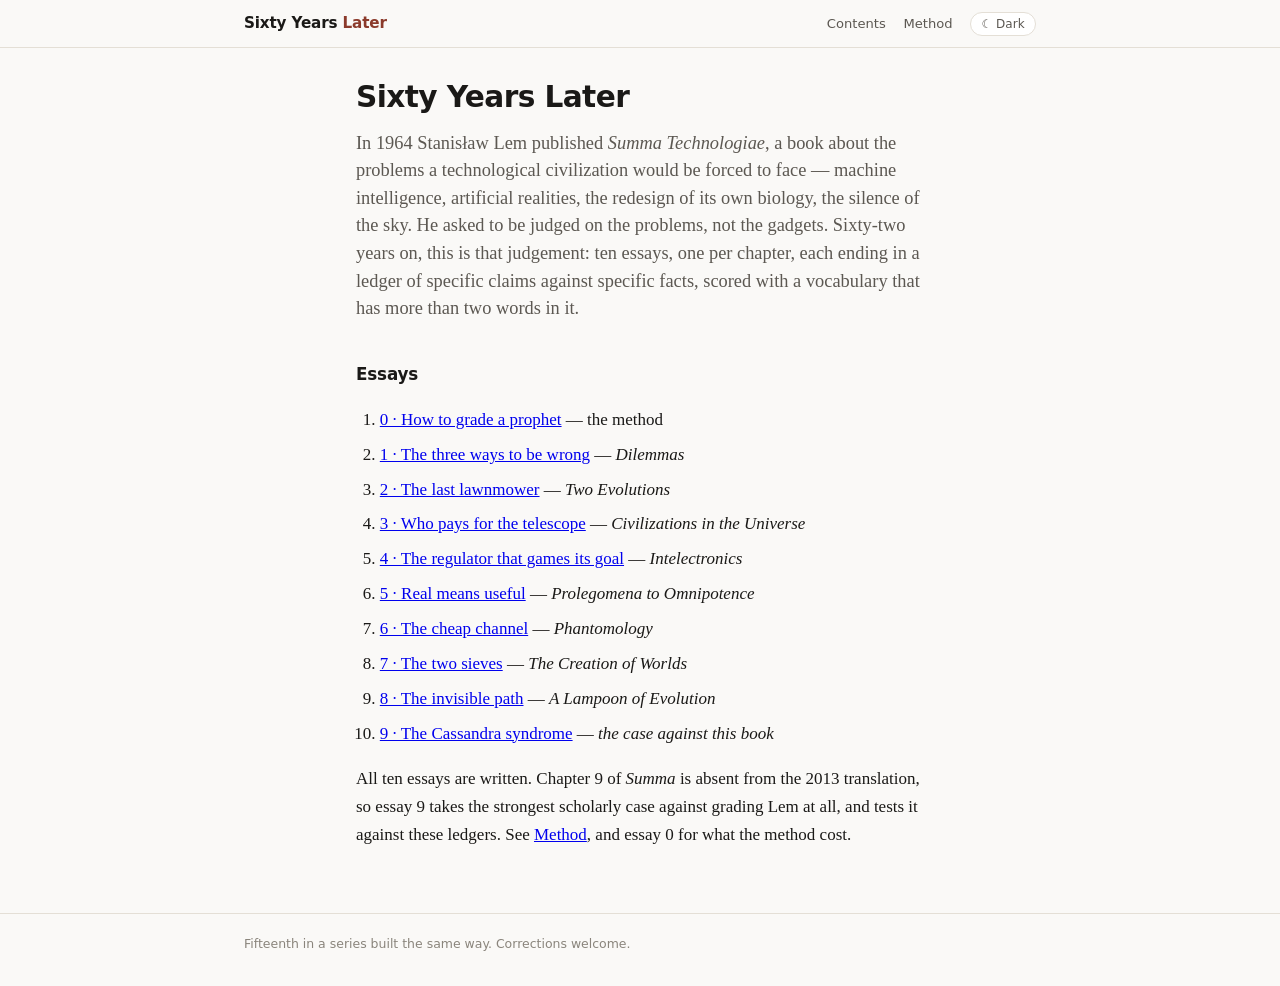
<file: index.html>
<!DOCTYPE html>
<html lang="en">
<head>
<meta charset="utf-8">
<meta name="viewport" content="width=device-width, initial-scale=1">
<title>Sixty Years Later — Lem's Summa Technologiae, graded from 2026</title>
<meta name="description" content="Ten essays reading Stanisław Lem's Summa Technologiae (1964) chapter by chapter from 2026: where he was right, wrong, right for the wrong reason, or asking a question that is still open.">
<link rel="stylesheet" href="static/style.css">
<script src="static/theme.js"></script>
</head>
<body>
<header class="site-header">
  <div class="wrap">
    <a class="brand" href="index.html">Sixty Years <span>Later</span></a>
    <nav class="site-nav">
      <a href="index.html">Contents</a>
      <a href="about.html">Method</a>
      <button class="theme-toggle" type="button">☾ Dark</button>
    </nav>
  </div>
</header>
<main class="wrap">
  <h1>Sixty Years Later</h1>
  <p class="lede">In 1964 Stanisław Lem published <em>Summa Technologiae</em>, a book about the problems a technological civilization would be forced to face — machine intelligence, artificial realities, the redesign of its own biology, the silence of the sky. He asked to be judged on the problems, not the gadgets. Sixty-two years on, this is that judgement: ten essays, one per chapter, each ending in a ledger of specific claims against specific facts, scored with a vocabulary that has more than two words in it.</p>

  <h2>Essays</h2>
  <ol class="toc">
    <li><a href="chapters/00-how-to-grade-a-prophet.html">0 · How to grade a prophet</a> — the method</li>
    <li><a href="chapters/01-the-three-ways-to-be-wrong.html">1 · The three ways to be wrong</a> — <em>Dilemmas</em></li>
    <li><a href="chapters/02-the-last-lawnmower.html">2 · The last lawnmower</a> — <em>Two Evolutions</em></li>
    <li><a href="chapters/03-who-pays-for-the-telescope.html">3 · Who pays for the telescope</a> — <em>Civilizations in the Universe</em></li>
    <li><a href="chapters/04-the-regulator-that-games-its-goal.html">4 · The regulator that games its goal</a> — <em>Intelectronics</em></li>
    <li><a href="chapters/05-real-means-useful.html">5 · Real means useful</a> — <em>Prolegomena to Omnipotence</em></li>
    <li><a href="chapters/06-the-cheap-channel.html">6 · The cheap channel</a> — <em>Phantomology</em></li>
    <li><a href="chapters/07-information-farming.html">7 · The two sieves</a> — <em>The Creation of Worlds</em></li>
    <li><a href="chapters/08-the-invisible-path.html">8 · The invisible path</a> — <em>A Lampoon of Evolution</em></li>
    <li><a href="chapters/09-the-cassandra-syndrome.html">9 · The Cassandra syndrome</a> — <em>the case against this book</em></li>
  </ol>
  <p class="note">All ten essays are written. Chapter 9 of <em>Summa</em> is absent from the 2013 translation, so essay 9 takes the strongest scholarly case against grading Lem at all, and tests it against these ledgers. See <a href="about.html">Method</a>, and essay 0 for what the method cost.</p>
</main>
<footer class="site-footer"><div class="wrap"><p>Fifteenth in a series built the same way. Corrections welcome.</p></div></footer>
</body>
</html>
</file>
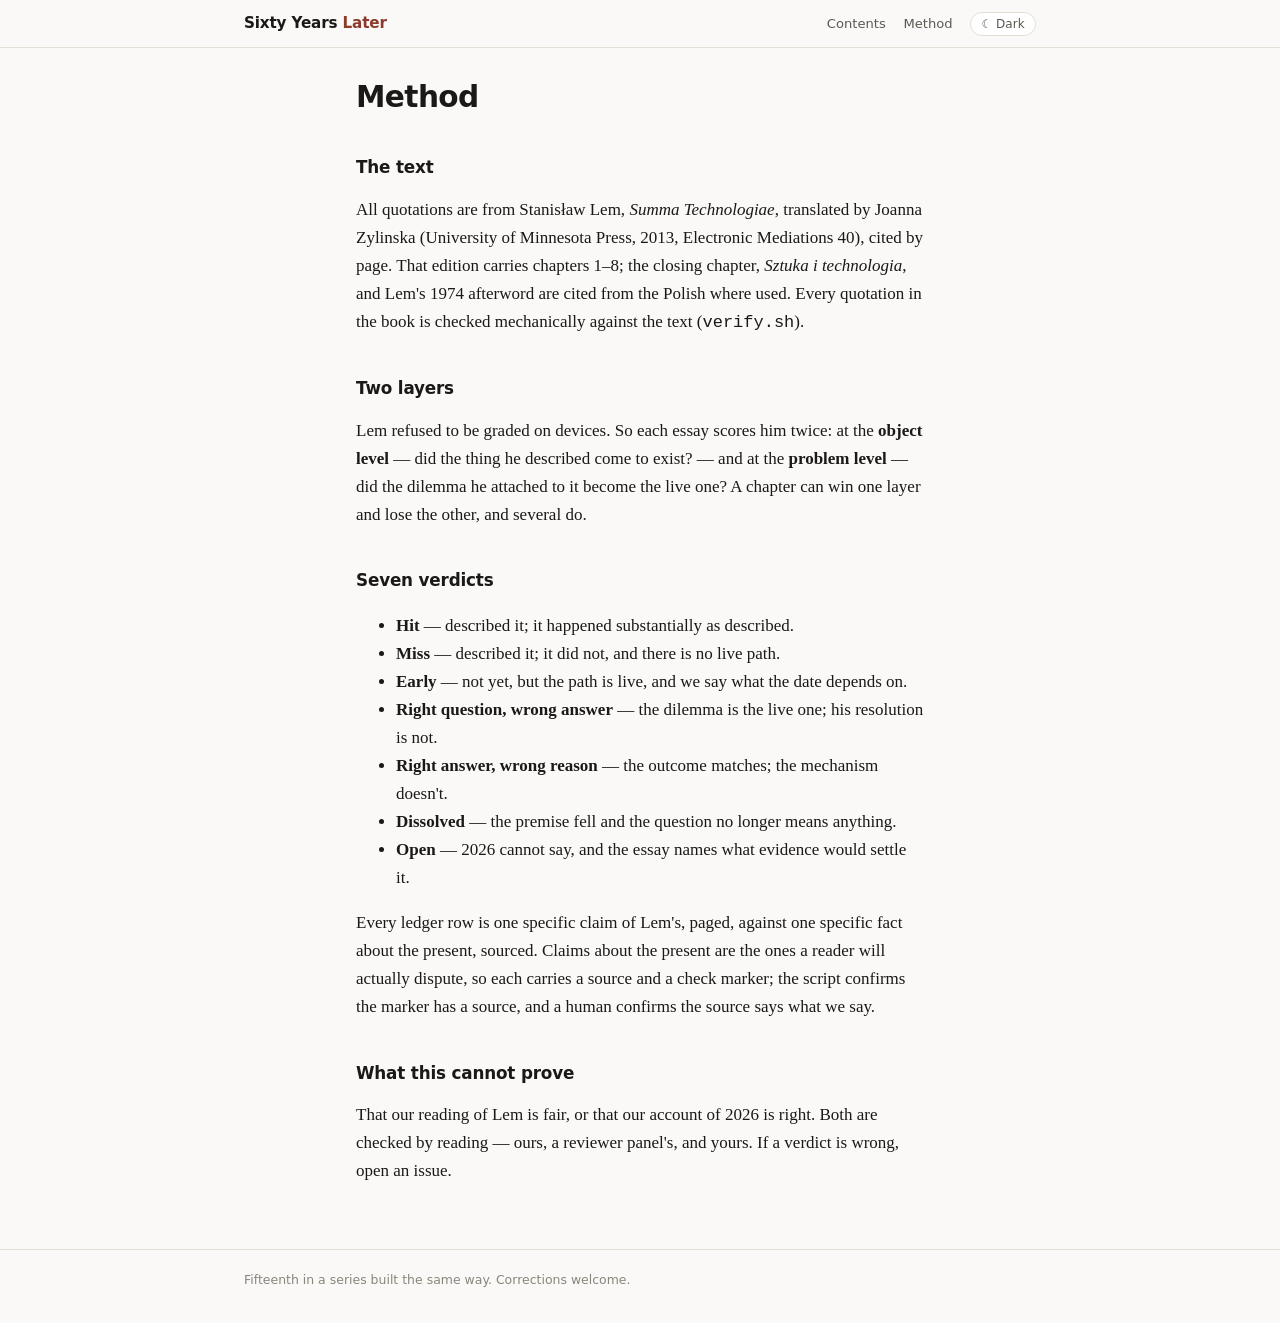
<file: about.html>
<!DOCTYPE html>
<html lang="en">
<head>
<meta charset="utf-8">
<meta name="viewport" content="width=device-width, initial-scale=1">
<title>Method — Sixty Years Later</title>
<link rel="stylesheet" href="static/style.css">
<script src="static/theme.js"></script>
</head>
<body>
<header class="site-header">
  <div class="wrap">
    <a class="brand" href="index.html">Sixty Years <span>Later</span></a>
    <nav class="site-nav">
      <a href="index.html">Contents</a>
      <a href="about.html">Method</a>
      <button class="theme-toggle" type="button">☾ Dark</button>
    </nav>
  </div>
</header>
<main class="wrap">
  <h1>Method</h1>
  <h2>The text</h2>
  <p>All quotations are from Stanisław Lem, <em>Summa Technologiae</em>, translated by Joanna Zylinska (University of Minnesota Press, 2013, Electronic Mediations 40), cited by page. That edition carries chapters 1–8; the closing chapter, <em>Sztuka i technologia</em>, and Lem's 1974 afterword are cited from the Polish where used. Every quotation in the book is checked mechanically against the text (<code>verify.sh</code>).</p>
  <h2>Two layers</h2>
  <p>Lem refused to be graded on devices. So each essay scores him twice: at the <strong>object level</strong> — did the thing he described come to exist? — and at the <strong>problem level</strong> — did the dilemma he attached to it become the live one? A chapter can win one layer and lose the other, and several do.</p>
  <h2>Seven verdicts</h2>
  <ul>
    <li><strong>Hit</strong> — described it; it happened substantially as described.</li>
    <li><strong>Miss</strong> — described it; it did not, and there is no live path.</li>
    <li><strong>Early</strong> — not yet, but the path is live, and we say what the date depends on.</li>
    <li><strong>Right question, wrong answer</strong> — the dilemma is the live one; his resolution is not.</li>
    <li><strong>Right answer, wrong reason</strong> — the outcome matches; the mechanism doesn't.</li>
    <li><strong>Dissolved</strong> — the premise fell and the question no longer means anything.</li>
    <li><strong>Open</strong> — 2026 cannot say, and the essay names what evidence would settle it.</li>
  </ul>
  <p>Every ledger row is one specific claim of Lem's, paged, against one specific fact about the present, sourced. Claims about the present are the ones a reader will actually dispute, so each carries a source and a check marker; the script confirms the marker has a source, and a human confirms the source says what we say.</p>
  <h2>What this cannot prove</h2>
  <p>That our reading of Lem is fair, or that our account of 2026 is right. Both are checked by reading — ours, a reviewer panel's, and yours. If a verdict is wrong, open an issue.</p>
</main>
<footer class="site-footer"><div class="wrap"><p>Fifteenth in a series built the same way. Corrections welcome.</p></div></footer>
</body>
</html>
</file>
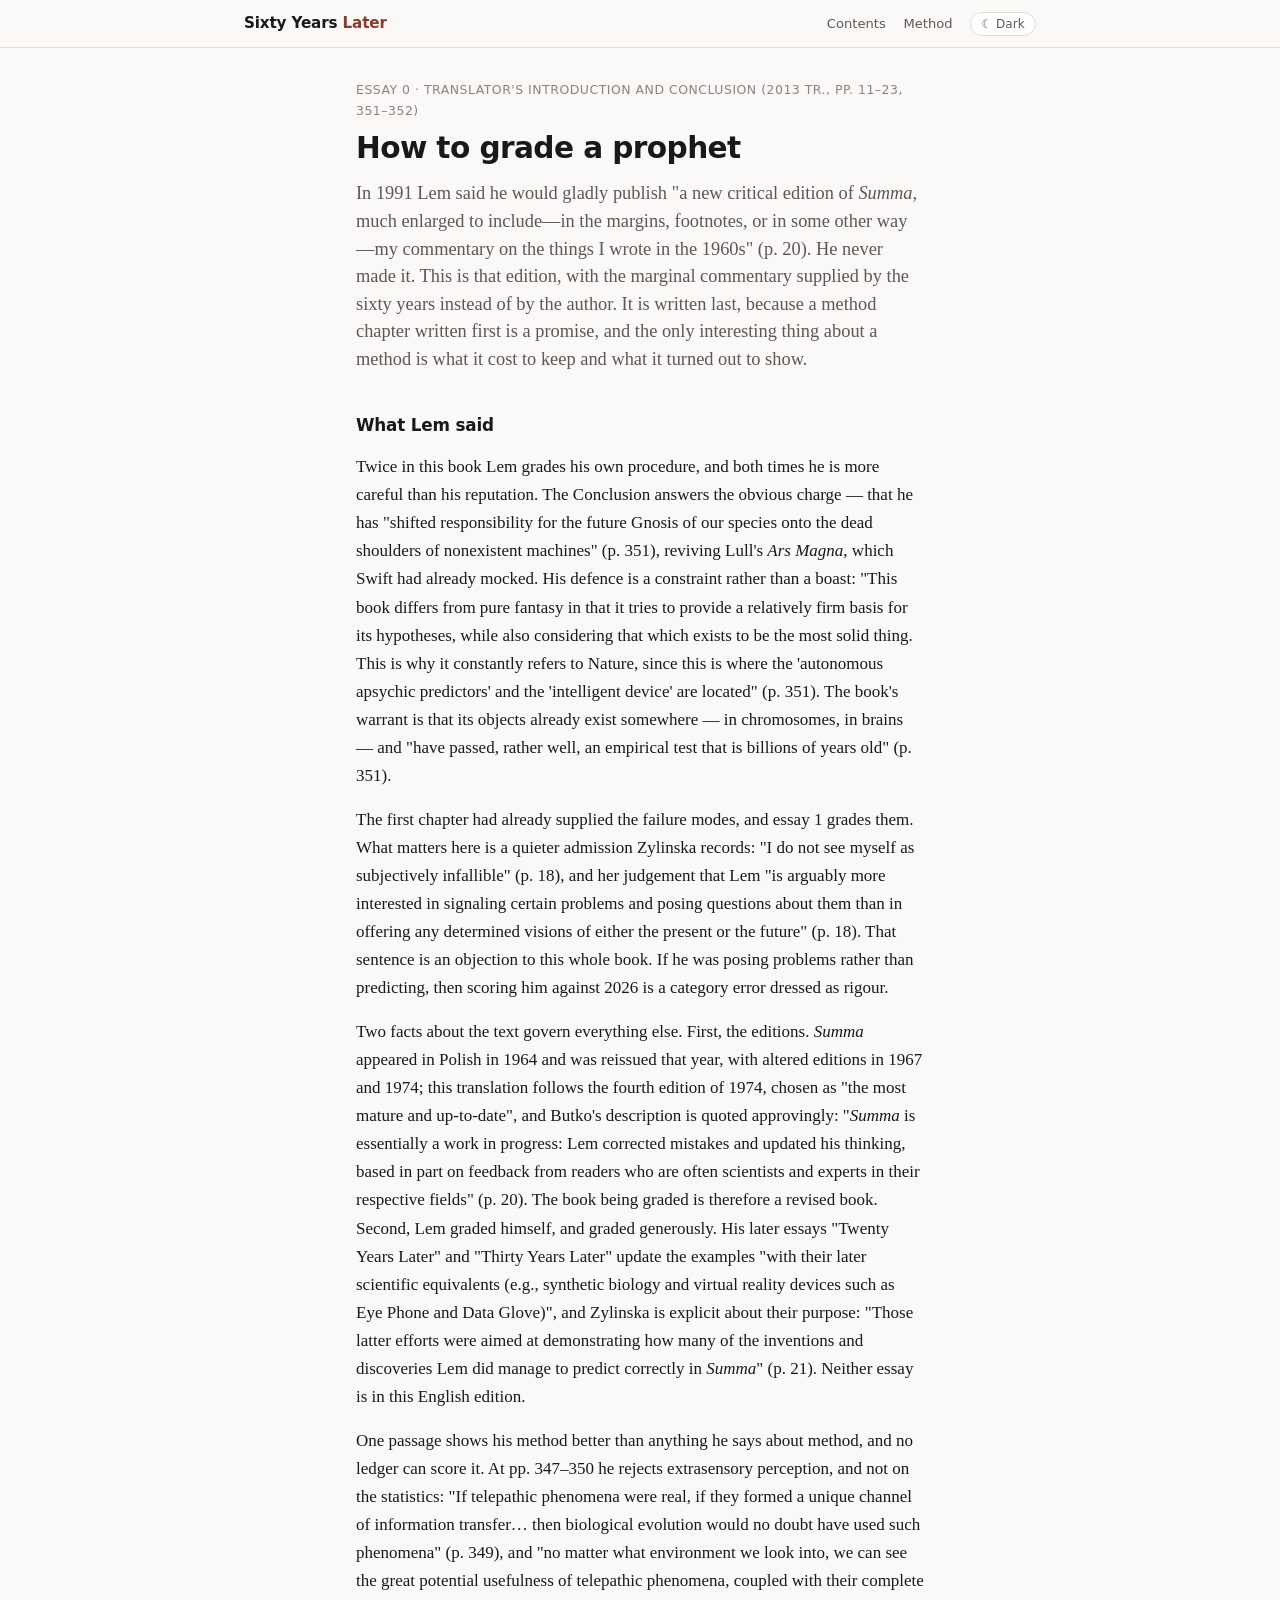
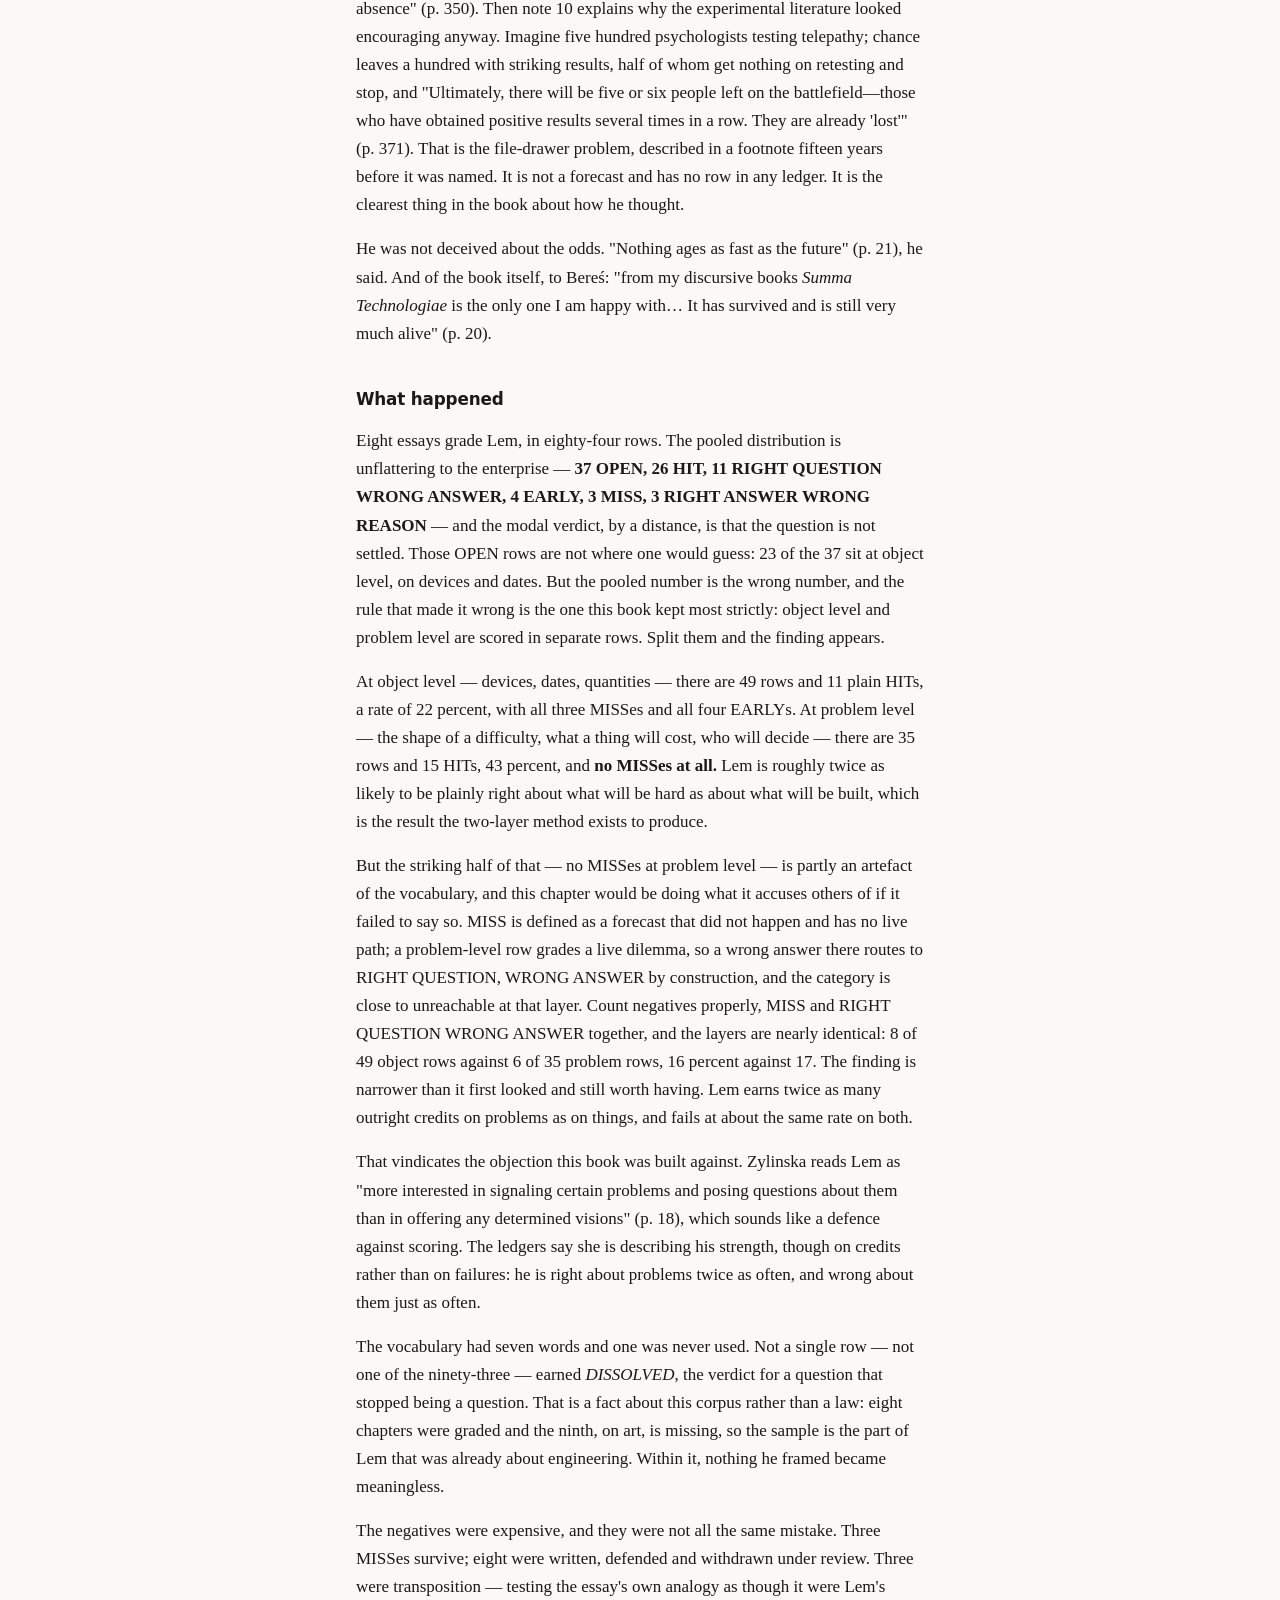
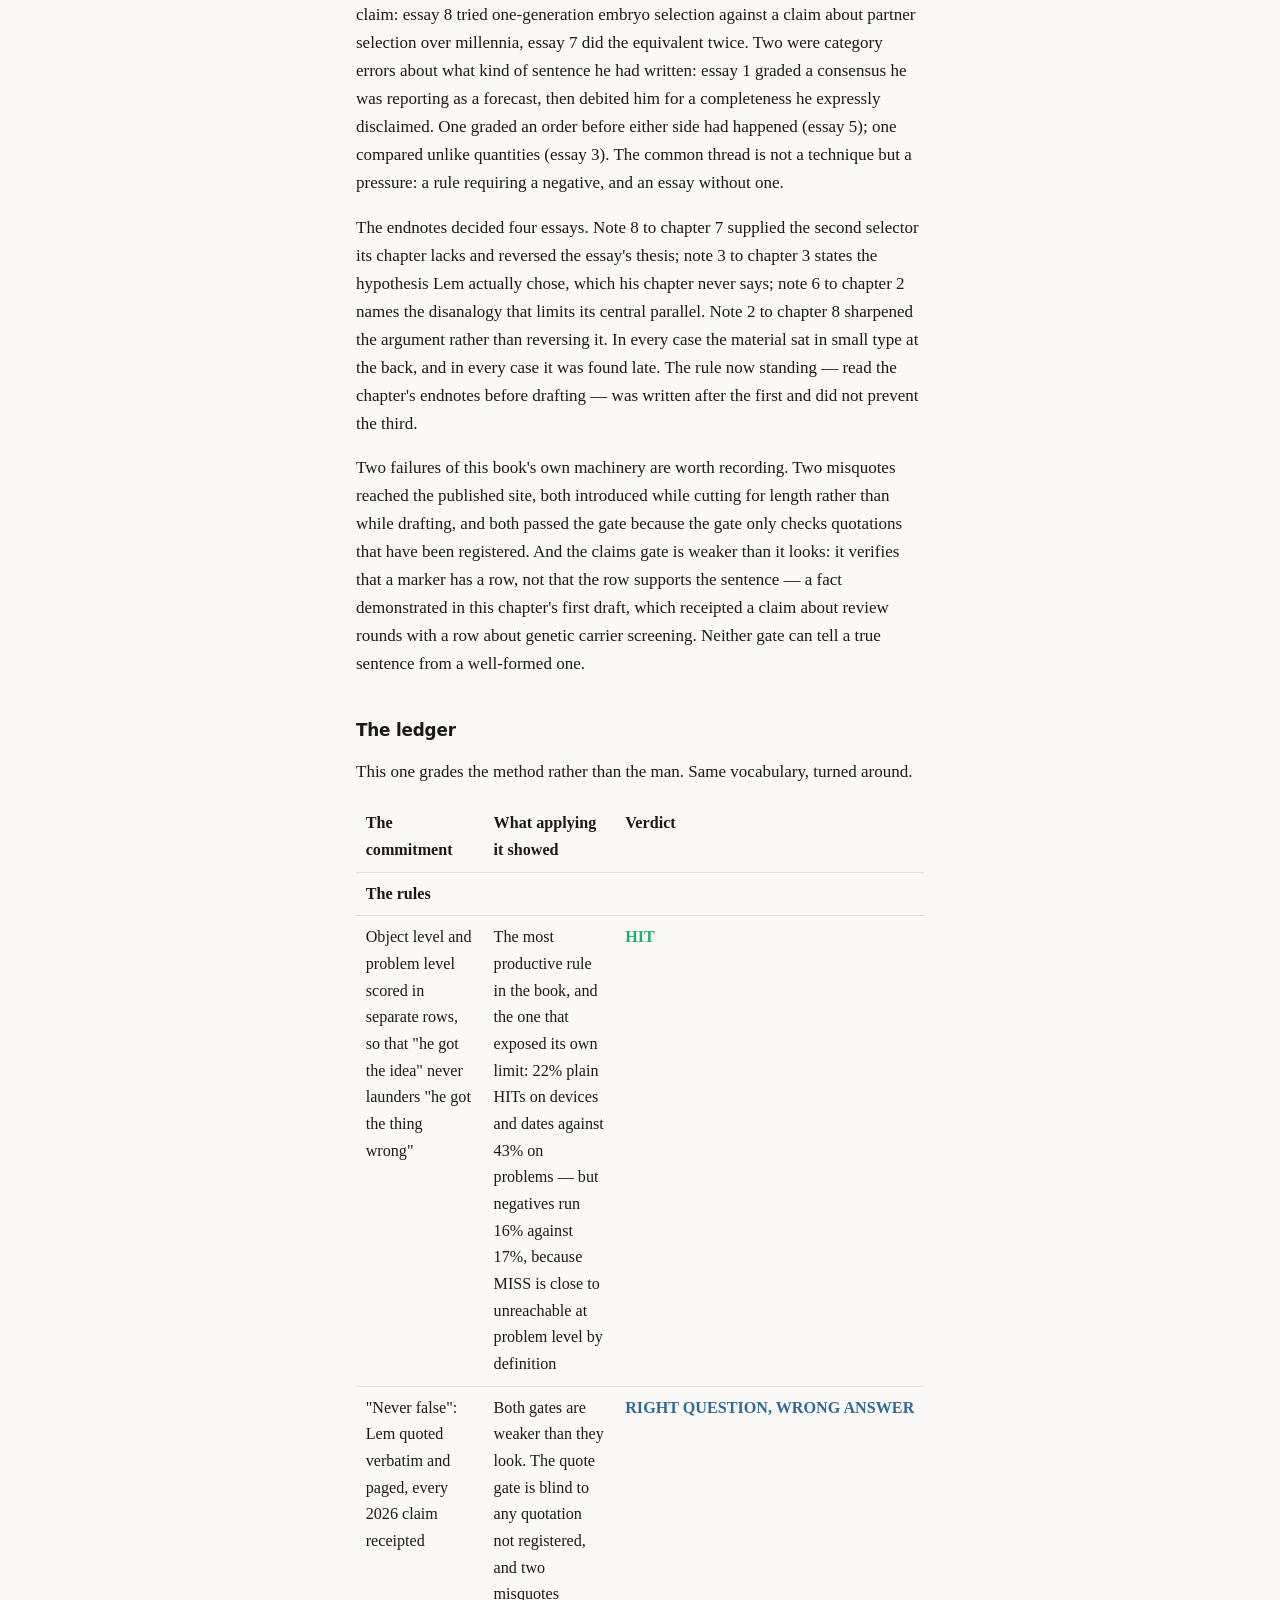
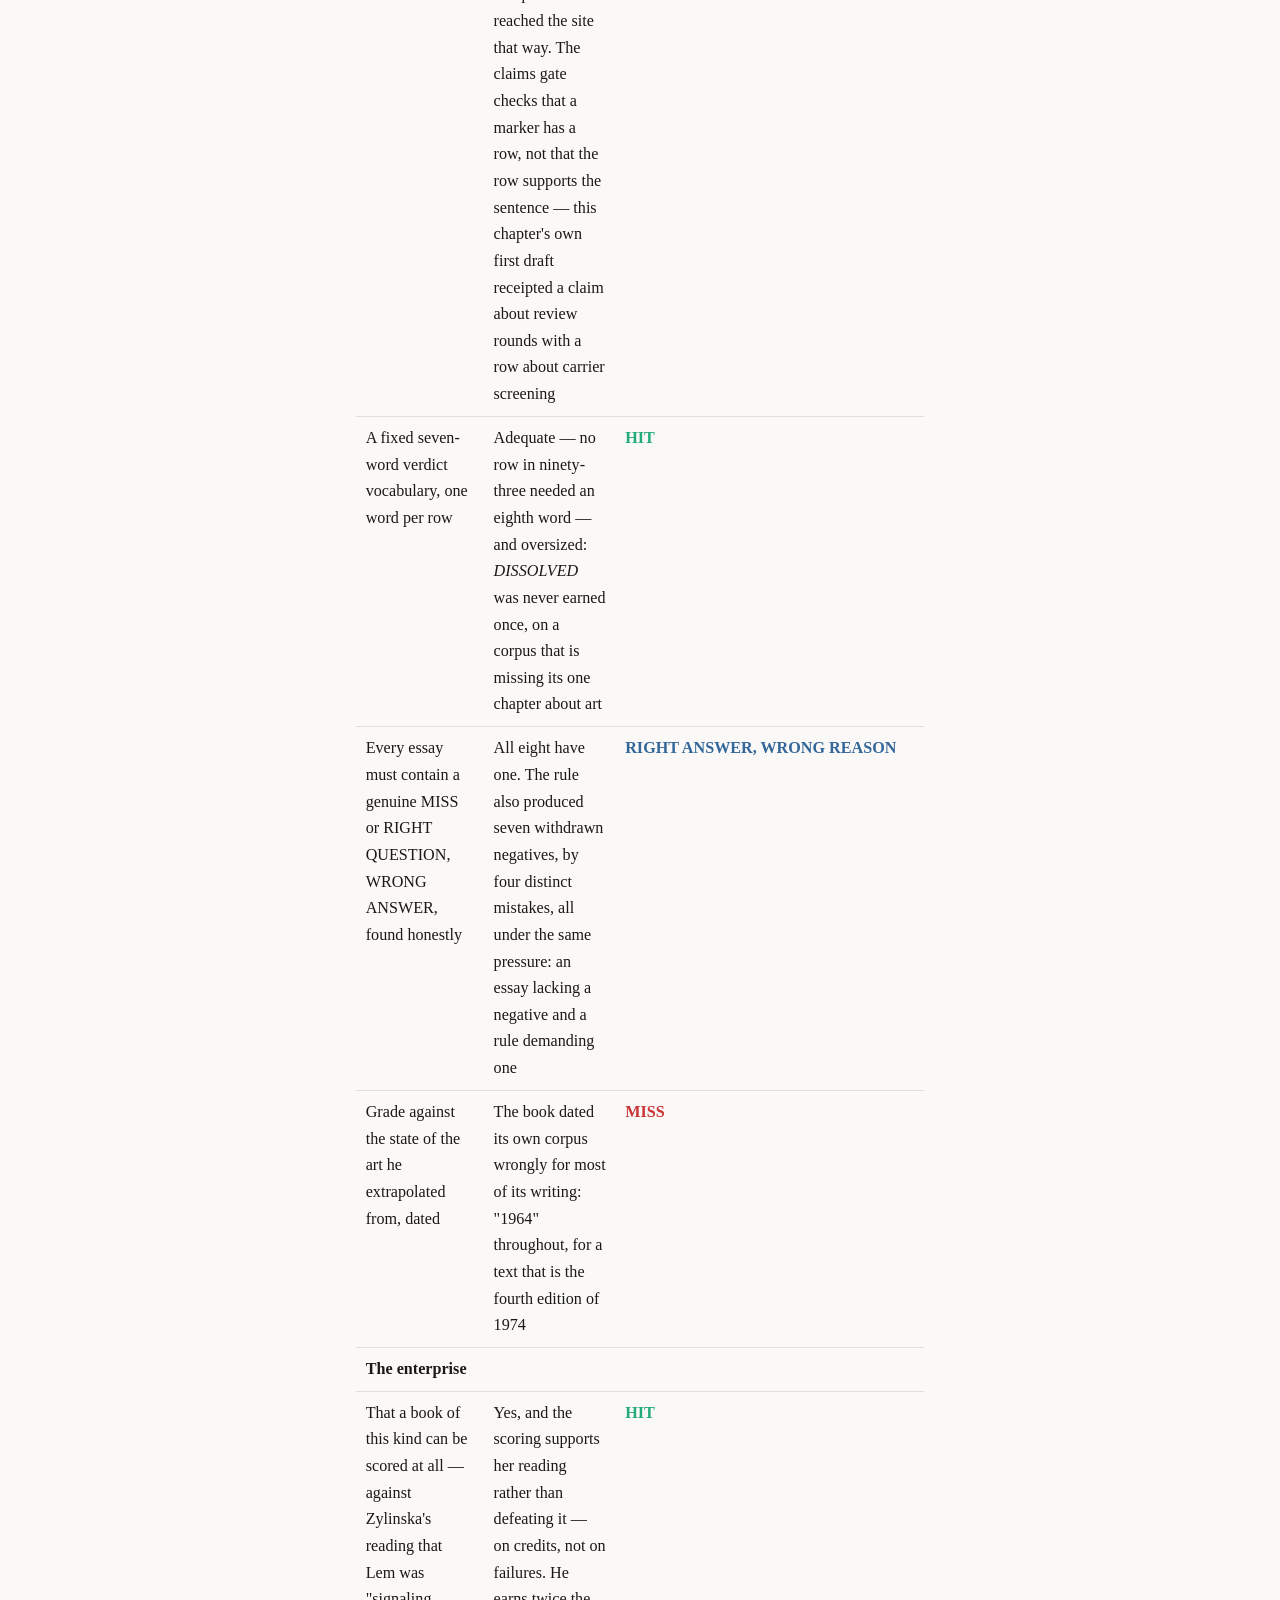
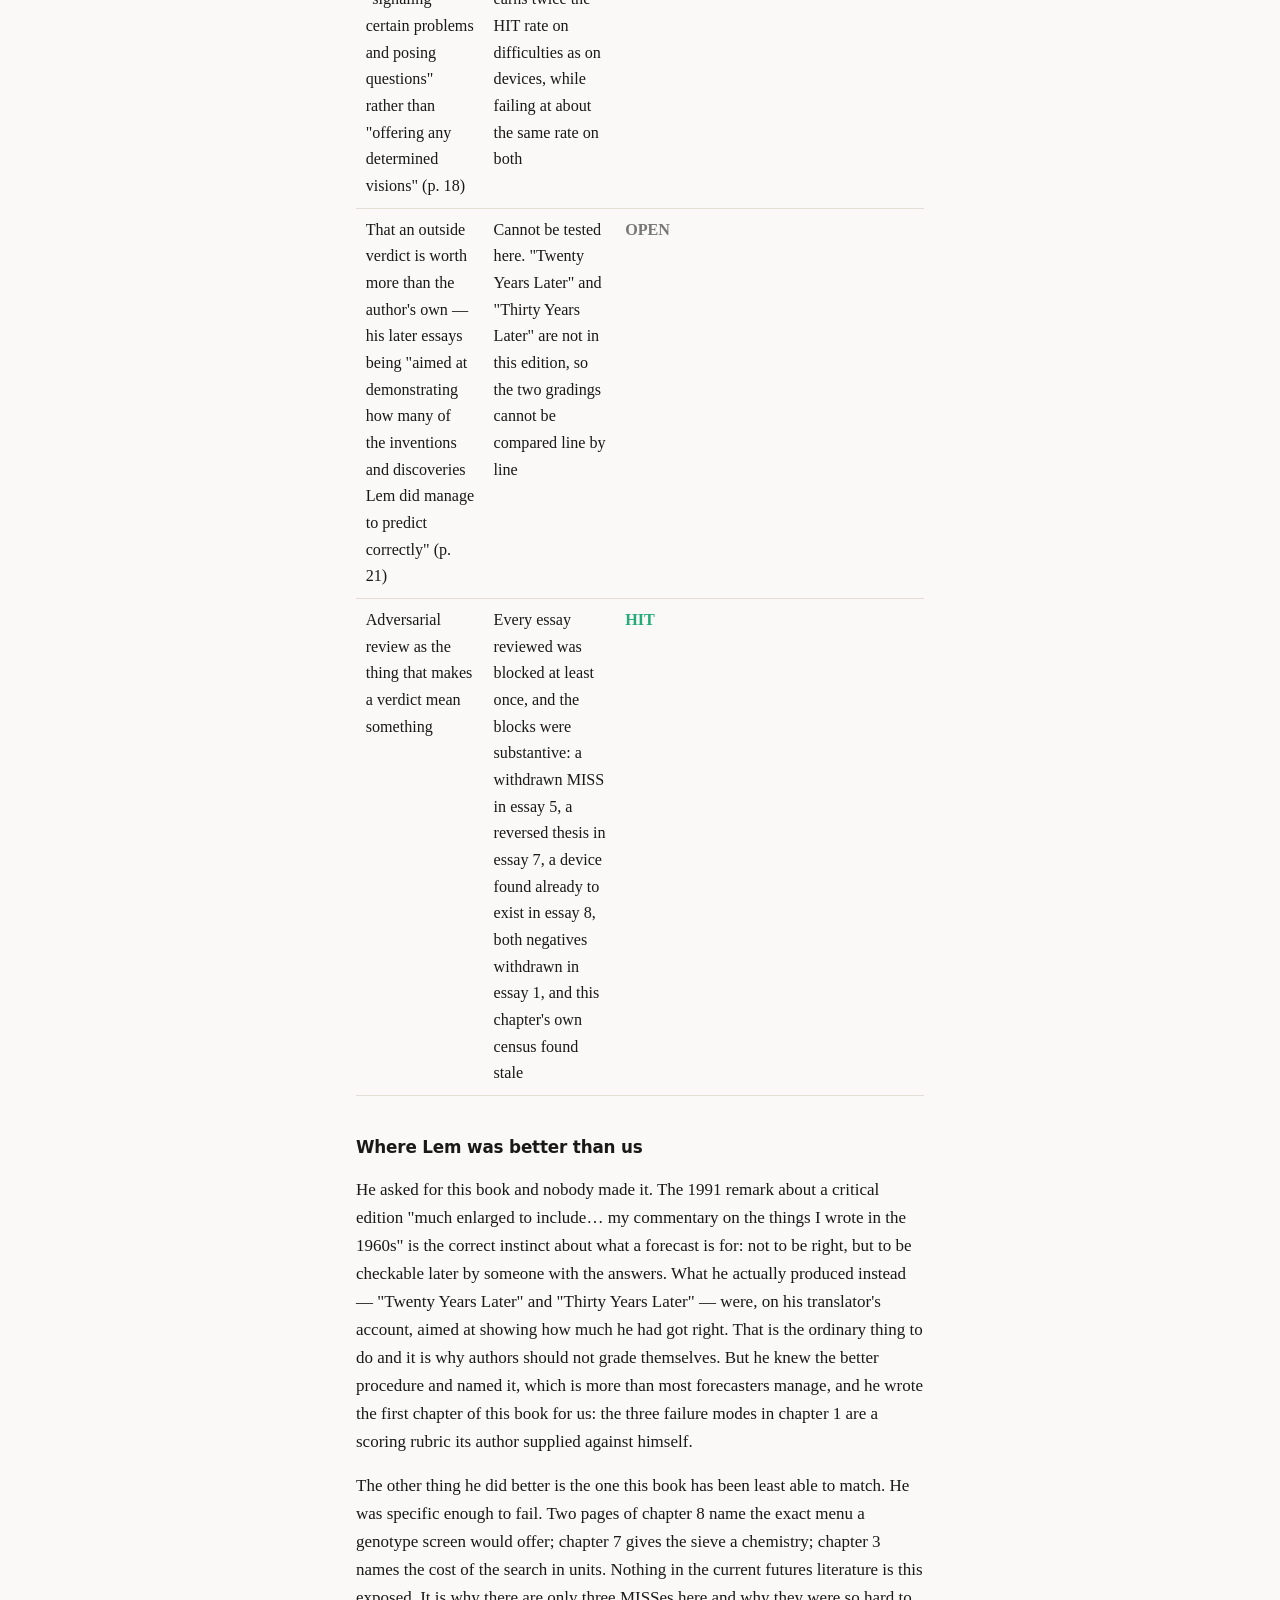
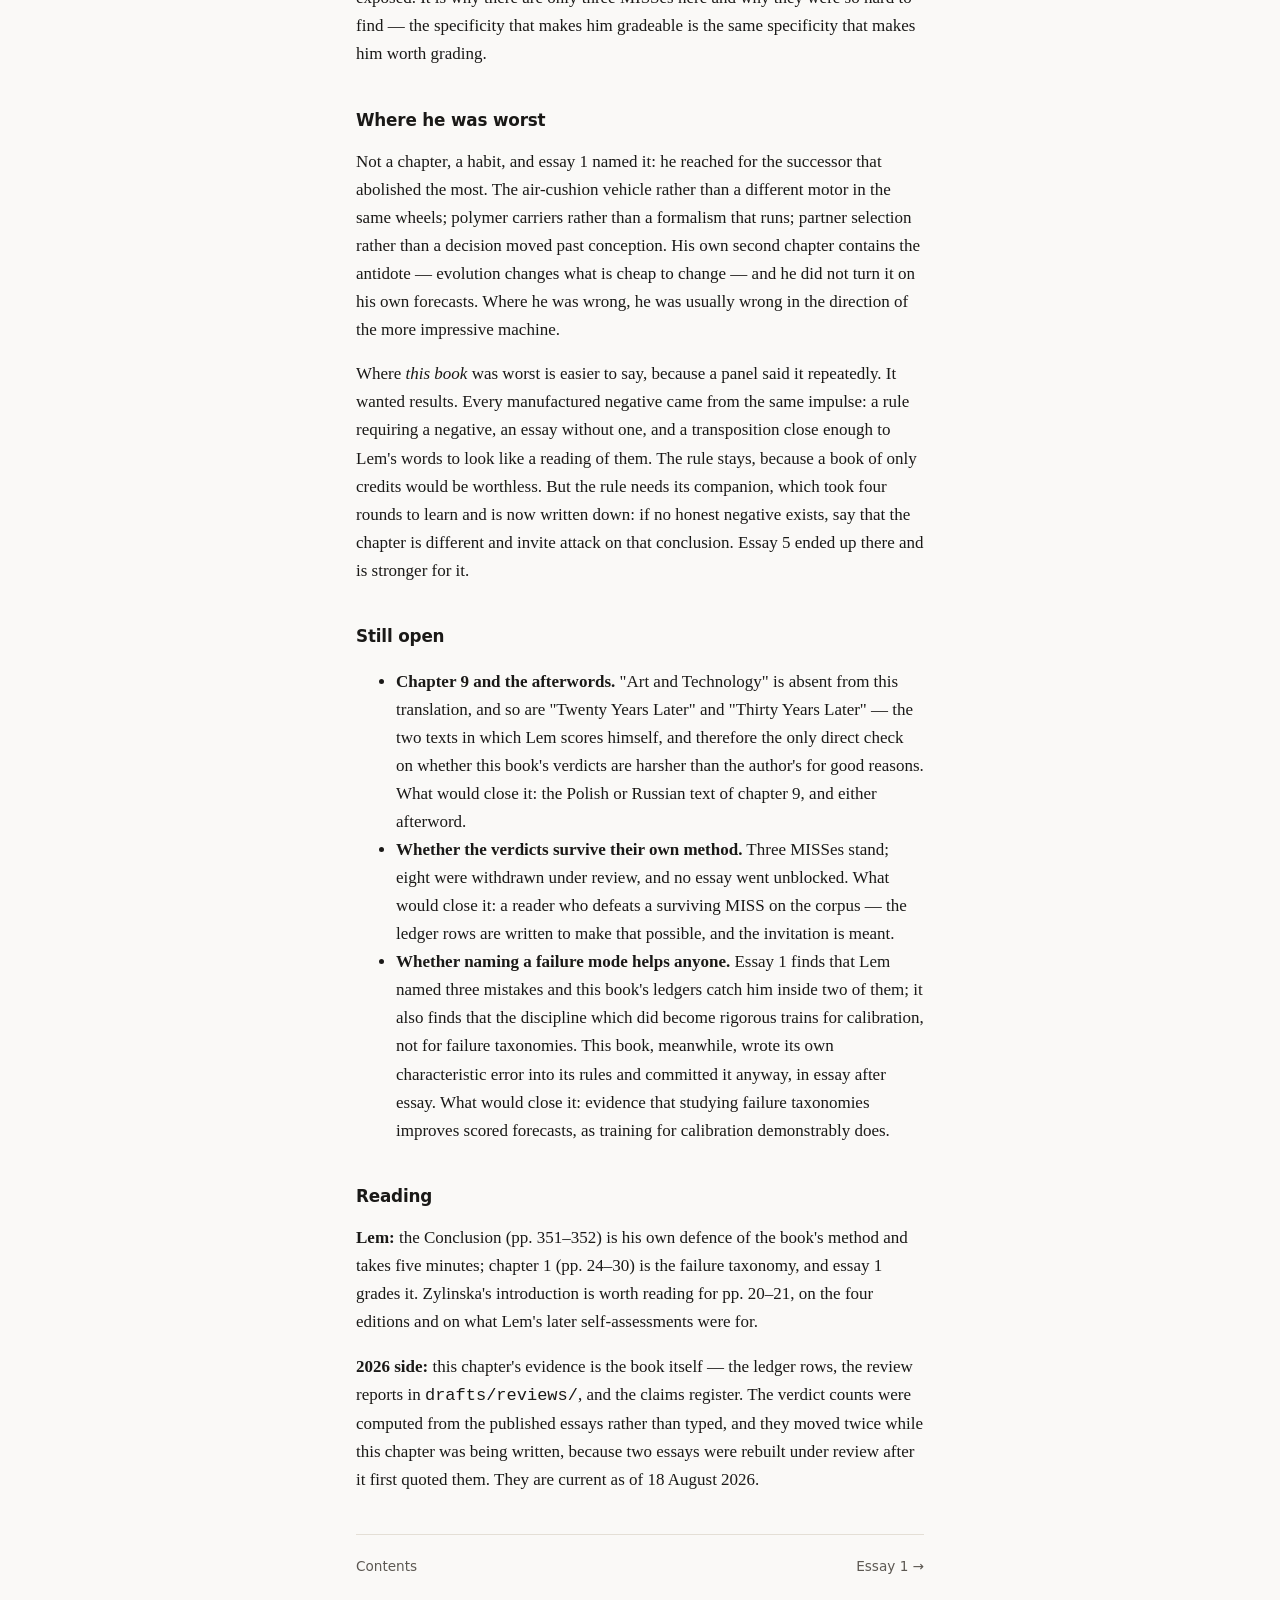
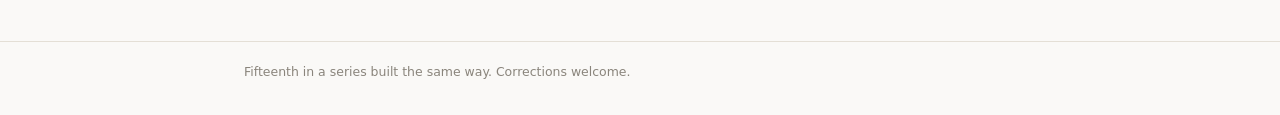
<file: chapters/00-how-to-grade-a-prophet.html>
<!DOCTYPE html>
<html lang="en">
<head>
<meta charset="utf-8">
<meta name="viewport" content="width=device-width, initial-scale=1">
<title>0 · How to grade a prophet — Sixty Years Later</title>
<meta name="description" content="The method chapter, written last so it could report what happened. Eighty-five graded rows, and the result the two-layer method was built to find: Lem scores twice as well on questions as on things, and has no outright failures at problem level at all.">
<link rel="stylesheet" href="../static/style.css">
<script src="../static/theme.js"></script>
</head>
<body>
<header class="site-header">
  <div class="wrap">
    <a class="brand" href="../index.html">Sixty Years <span>Later</span></a>
    <nav class="site-nav">
      <a href="../index.html">Contents</a>
      <a href="../about.html">Method</a>
      <button class="theme-toggle" type="button">☾ Dark</button>
    </nav>
  </div>
</header>
<main class="wrap">

<p class="kicker">Essay 0 · Translator's introduction and Conclusion (2013 tr., pp. 11–23, 351–352)</p>
<h1>How to grade a prophet</h1>
<p class="lede">In 1991 Lem said he would gladly publish "a new critical edition of <em>Summa</em>, much enlarged to include—in the margins, footnotes, or in some other way—my commentary on the things I wrote in the 1960s" (p. 20). He never made it. This is that edition, with the marginal commentary supplied by the sixty years instead of by the author. It is written last, because a method chapter written first is a promise, and the only interesting thing about a method is what it cost to keep and what it turned out to show.</p>

<section class="said">
<h2>What Lem said</h2>
<p>Twice in this book Lem grades his own procedure, and both times he is more careful than his reputation. The Conclusion answers the obvious charge — that he has "shifted responsibility for the future Gnosis of our species onto the dead shoulders of nonexistent machines" (p. 351), reviving Lull's <em>Ars Magna</em>, which Swift had already mocked. His defence is a constraint rather than a boast: "This book differs from pure fantasy in that it tries to provide a relatively firm basis for its hypotheses, while also considering that which exists to be the most solid thing. This is why it constantly refers to Nature, since this is where the 'autonomous apsychic predictors' and the 'intelligent device' are located" (p. 351). The book's warrant is that its objects already exist somewhere — in chromosomes, in brains — and "have passed, rather well, an empirical test that is billions of years old" (p. 351).</p>
<p>The first chapter had already supplied the failure modes, and essay 1 grades them. What matters here is a quieter admission Zylinska records: "I do not see myself as subjectively infallible" (p. 18), and her judgement that Lem "is arguably more interested in signaling certain problems and posing questions about them than in offering any determined visions of either the present or the future" (p. 18). That sentence is an objection to this whole book. If he was posing problems rather than predicting, then scoring him against 2026 is a category error dressed as rigour.</p>
<p>Two facts about the text govern everything else. First, the editions. <em>Summa</em> appeared in Polish in 1964 and was reissued that year, with altered editions in 1967 and 1974; this translation follows the fourth edition of 1974, chosen as "the most mature and up-to-date", and Butko's description is quoted approvingly: "<em>Summa</em> is essentially a work in progress: Lem corrected mistakes and updated his thinking, based in part on feedback from readers who are often scientists and experts in their respective fields" (p. 20). <!-- CHECK: summa-editions --> The book being graded is therefore a revised book. Second, Lem graded himself, and graded generously. His later essays "Twenty Years Later" and "Thirty Years Later" update the examples "with their later scientific equivalents (e.g., synthetic biology and virtual reality devices such as Eye Phone and Data Glove)", and Zylinska is explicit about their purpose: "Those latter efforts were aimed at demonstrating how many of the inventions and discoveries Lem did manage to predict correctly in <em>Summa</em>" (p. 21). Neither essay is in this English edition. <!-- CHECK: summa-editions --></p>
<p>One passage shows his method better than anything he says about method, and no ledger can score it. At pp. 347–350 he rejects extrasensory perception, and not on the statistics: "If telepathic phenomena were real, if they formed a unique channel of information transfer… then biological evolution would no doubt have used such phenomena" (p. 349), and "no matter what environment we look into, we can see the great potential usefulness of telepathic phenomena, coupled with their complete absence" (p. 350). Then note 10 explains why the experimental literature looked encouraging anyway. Imagine five hundred psychologists testing telepathy; chance leaves a hundred with striking results, half of whom get nothing on retesting and stop, and "Ultimately, there will be five or six people left on the battlefield—those who have obtained positive results several times in a row. They are already 'lost'" (p. 371). That is the file-drawer problem, described in a footnote fifteen years before it was named. <!-- CHECK: file-drawer-1979 --> It is not a forecast and has no row in any ledger. It is the clearest thing in the book about how he thought.</p>
<p>He was not deceived about the odds. "Nothing ages as fast as the future" (p. 21), he said. And of the book itself, to Bereś: "from my discursive books <em>Summa Technologiae</em> is the only one I am happy with… It has survived and is still very much alive" (p. 20).</p>
</section>

<section class="happened">
<h2>What happened</h2>
<p>Eight essays grade Lem, in eighty-four rows. The pooled distribution is unflattering to the enterprise — <strong>37 OPEN, 26 HIT, 11 RIGHT QUESTION WRONG ANSWER, 4 EARLY, 3 MISS, 3 RIGHT ANSWER WRONG REASON</strong> — and the modal verdict, by a distance, is that the question is not settled. Those OPEN rows are not where one would guess: 23 of the 37 sit at object level, on devices and dates. <!-- CHECK: book15-census --> But the pooled number is the wrong number, and the rule that made it wrong is the one this book kept most strictly: object level and problem level are scored in separate rows. Split them and the finding appears.</p>
<p>At object level — devices, dates, quantities — there are 49 rows and 11 plain HITs, a rate of 22 percent, with all three MISSes and all four EARLYs. At problem level — the shape of a difficulty, what a thing will cost, who will decide — there are 35 rows and 15 HITs, 43 percent, and <strong>no MISSes at all.</strong> <!-- CHECK: book15-census --> Lem is roughly twice as likely to be plainly right about what will be hard as about what will be built, which is the result the two-layer method exists to produce.</p>
<p>But the striking half of that — no MISSes at problem level — is partly an artefact of the vocabulary, and this chapter would be doing what it accuses others of if it failed to say so. MISS is defined as a forecast that did not happen and has no live path; a problem-level row grades a live dilemma, so a wrong answer there routes to RIGHT QUESTION, WRONG ANSWER by construction, and the category is close to unreachable at that layer. Count negatives properly, MISS and RIGHT QUESTION WRONG ANSWER together, and the layers are nearly identical: 8 of 49 object rows against 6 of 35 problem rows, 16 percent against 17. <!-- CHECK: book15-census --> The finding is narrower than it first looked and still worth having. Lem earns twice as many outright credits on problems as on things, and fails at about the same rate on both.</p>
<p>That vindicates the objection this book was built against. Zylinska reads Lem as "more interested in signaling certain problems and posing questions about them than in offering any determined visions" (p. 18), which sounds like a defence against scoring. The ledgers say she is describing his strength, though on credits rather than on failures: he is right about problems twice as often, and wrong about them just as often.</p>
<p>The vocabulary had seven words and one was never used. Not a single row — not one of the ninety-three — earned <em>DISSOLVED</em>, the verdict for a question that stopped being a question. <!-- CHECK: book15-census --> That is a fact about this corpus rather than a law: eight chapters were graded and the ninth, on art, is missing, so the sample is the part of Lem that was already about engineering. Within it, nothing he framed became meaningless.</p>
<p>The negatives were expensive, and they were not all the same mistake. Three MISSes survive; eight were written, defended and withdrawn under review. Three were transposition — testing the essay's own analogy as though it were Lem's claim: essay 8 tried one-generation embryo selection against a claim about partner selection over millennia, essay 7 did the equivalent twice. Two were category errors about what kind of sentence he had written: essay 1 graded a consensus he was reporting as a forecast, then debited him for a completeness he expressly disclaimed. One graded an order before either side had happened (essay 5); one compared unlike quantities (essay 3). The common thread is not a technique but a pressure: a rule requiring a negative, and an essay without one.</p>
<p>The endnotes decided four essays. Note 8 to chapter 7 supplied the second selector its chapter lacks and reversed the essay's thesis; note 3 to chapter 3 states the hypothesis Lem actually chose, which his chapter never says; note 6 to chapter 2 names the disanalogy that limits its central parallel. Note 2 to chapter 8 sharpened the argument rather than reversing it. In every case the material sat in small type at the back, and in every case it was found late. The rule now standing — read the chapter's endnotes before drafting — was written after the first and did not prevent the third.</p>

<p>Two failures of this book's own machinery are worth recording. Two misquotes reached the published site, both introduced while cutting for length rather than while drafting, and both passed the gate because the gate only checks quotations that have been registered. And the claims gate is weaker than it looks: it verifies that a marker has a row, not that the row supports the sentence — a fact demonstrated in this chapter's first draft, which receipted a claim about review rounds with a row about genetic carrier screening. Neither gate can tell a true sentence from a well-formed one.</p>
</section>

<h2>The ledger</h2>
<p>This one grades the method rather than the man. Same vocabulary, turned around.</p>
<div class="ledger-wrap"><table class="ledger">
<thead><tr><th>The commitment</th><th>What applying it showed</th><th>Verdict</th></tr></thead>
<tbody>
<tr><td colspan="3"><strong>The rules</strong></td></tr>
<tr><td>Object level and problem level scored in separate rows, so that "he got the idea" never launders "he got the thing wrong"</td><td>The most productive rule in the book, and the one that exposed its own limit: 22% plain HITs on devices and dates against 43% on problems — but negatives run 16% against 17%, because MISS is close to unreachable at problem level by definition <!-- CHECK: book15-census --></td><td class="verdict v-hit">HIT</td></tr>
<tr><td>"Never false": Lem quoted verbatim and paged, every 2026 claim receipted</td><td>Both gates are weaker than they look. The quote gate is blind to any quotation not registered, and two misquotes reached the site that way. The claims gate checks that a marker has a row, not that the row supports the sentence — this chapter's own first draft receipted a claim about review rounds with a row about carrier screening</td><td class="verdict v-rq">RIGHT QUESTION, WRONG ANSWER</td></tr>
<tr><td>A fixed seven-word verdict vocabulary, one word per row</td><td>Adequate — no row in ninety-three needed an eighth word — and oversized: <em>DISSOLVED</em> was never earned once, on a corpus that is missing its one chapter about art <!-- CHECK: book15-census --></td><td class="verdict v-hit">HIT</td></tr>
<tr><td>Every essay must contain a genuine MISS or RIGHT QUESTION, WRONG ANSWER, found honestly</td><td>All eight have one. The rule also produced seven withdrawn negatives, by four distinct mistakes, all under the same pressure: an essay lacking a negative and a rule demanding one</td><td class="verdict v-ra">RIGHT ANSWER, WRONG REASON</td></tr>
<tr><td>Grade against the state of the art he extrapolated from, dated</td><td>The book dated its own corpus wrongly for most of its writing: "1964" throughout, for a text that is the fourth edition of 1974 <!-- CHECK: summa-editions --></td><td class="verdict v-miss">MISS</td></tr>
<tr><td colspan="3"><strong>The enterprise</strong></td></tr>
<tr><td>That a book of this kind can be scored at all — against Zylinska's reading that Lem was "signaling certain problems and posing questions" rather than "offering any determined visions" (p. 18)</td><td>Yes, and the scoring supports her reading rather than defeating it — on credits, not on failures. He earns twice the HIT rate on difficulties as on devices, while failing at about the same rate on both <!-- CHECK: book15-census --></td><td class="verdict v-hit">HIT</td></tr>
<tr><td>That an outside verdict is worth more than the author's own — his later essays being "aimed at demonstrating how many of the inventions and discoveries Lem did manage to predict correctly" (p. 21)</td><td>Cannot be tested here. "Twenty Years Later" and "Thirty Years Later" are not in this edition, so the two gradings cannot be compared line by line <!-- CHECK: summa-editions --></td><td class="verdict v-open">OPEN</td></tr>
<tr><td>Adversarial review as the thing that makes a verdict mean something</td><td>Every essay reviewed was blocked at least once, and the blocks were substantive: a withdrawn MISS in essay 5, a reversed thesis in essay 7, a device found already to exist in essay 8, both negatives withdrawn in essay 1, and this chapter's own census found stale</td><td class="verdict v-hit">HIT</td></tr>
</tbody></table></div>

<section class="better">
<h2>Where Lem was better than us</h2>
<p>He asked for this book and nobody made it. The 1991 remark about a critical edition "much enlarged to include… my commentary on the things I wrote in the 1960s" is the correct instinct about what a forecast is for: not to be right, but to be checkable later by someone with the answers. What he actually produced instead — "Twenty Years Later" and "Thirty Years Later" — were, on his translator's account, aimed at showing how much he had got right. That is the ordinary thing to do and it is why authors should not grade themselves. But he knew the better procedure and named it, which is more than most forecasters manage, and he wrote the first chapter of this book for us: the three failure modes in chapter 1 are a scoring rubric its author supplied against himself.</p>
<p>The other thing he did better is the one this book has been least able to match. He was specific enough to fail. Two pages of chapter 8 name the exact menu a genotype screen would offer; chapter 7 gives the sieve a chemistry; chapter 3 names the cost of the search in units. Nothing in the current futures literature is this exposed. It is why there are only three MISSes here and why they were so hard to find — the specificity that makes him gradeable is the same specificity that makes him worth grading.</p>
</section>

<h2>Where he was worst</h2>
<p>Not a chapter, a habit, and essay 1 named it: he reached for the successor that abolished the most. The air-cushion vehicle rather than a different motor in the same wheels; polymer carriers rather than a formalism that runs; partner selection rather than a decision moved past conception. His own second chapter contains the antidote — evolution changes what is cheap to change — and he did not turn it on his own forecasts. Where he was wrong, he was usually wrong in the direction of the more impressive machine.</p>
<p>Where <em>this book</em> was worst is easier to say, because a panel said it repeatedly. It wanted results. Every manufactured negative came from the same impulse: a rule requiring a negative, an essay without one, and a transposition close enough to Lem's words to look like a reading of them. The rule stays, because a book of only credits would be worthless. But the rule needs its companion, which took four rounds to learn and is now written down: if no honest negative exists, say that the chapter is different and invite attack on that conclusion. Essay 5 ended up there and is stronger for it.</p>

<section class="open">
<h2>Still open</h2>
<ul>
<li><strong>Chapter 9 and the afterwords.</strong> "Art and Technology" is absent from this translation, and so are "Twenty Years Later" and "Thirty Years Later" <!-- CHECK: summa-editions --> — the two texts in which Lem scores himself, and therefore the only direct check on whether this book's verdicts are harsher than the author's for good reasons. What would close it: the Polish or Russian text of chapter 9, and either afterword.</li>
<li><strong>Whether the verdicts survive their own method.</strong> Three MISSes stand; eight were withdrawn under review, and no essay went unblocked. What would close it: a reader who defeats a surviving MISS on the corpus — the ledger rows are written to make that possible, and the invitation is meant.</li>
<li><strong>Whether naming a failure mode helps anyone.</strong> Essay 1 finds that Lem named three mistakes and this book's ledgers catch him inside two of them; it also finds that the discipline which did become rigorous trains for calibration, not for failure taxonomies. This book, meanwhile, wrote its own characteristic error into its rules and committed it anyway, in essay after essay. What would close it: evidence that studying failure taxonomies improves scored forecasts, as training for calibration demonstrably does.</li>
</ul>
</section>

<div class="reading">
<h2>Reading</h2>
<p><strong>Lem:</strong> the Conclusion (pp. 351–352) is his own defence of the book's method and takes five minutes; chapter 1 (pp. 24–30) is the failure taxonomy, and essay 1 grades it. Zylinska's introduction is worth reading for pp. 20–21, on the four editions and on what Lem's later self-assessments were for.</p>
<p><strong>2026 side:</strong> this chapter's evidence is the book itself — the ledger rows, the review reports in <code>drafts/reviews/</code>, and the claims register. The verdict counts were computed from the published essays rather than typed, and they moved twice while this chapter was being written, because two essays were rebuilt under review after it first quoted them. They are current as of 18 August 2026.</p>
</div>

<nav class="chapter-nav">
  <a href="../index.html">Contents</a>
  <a href="01-the-three-ways-to-be-wrong.html">Essay 1 →</a>
</nav>
</main>
<footer class="site-footer"><div class="wrap"><p>Fifteenth in a series built the same way. Corrections welcome.</p></div></footer>
</body>
</html>
</file>
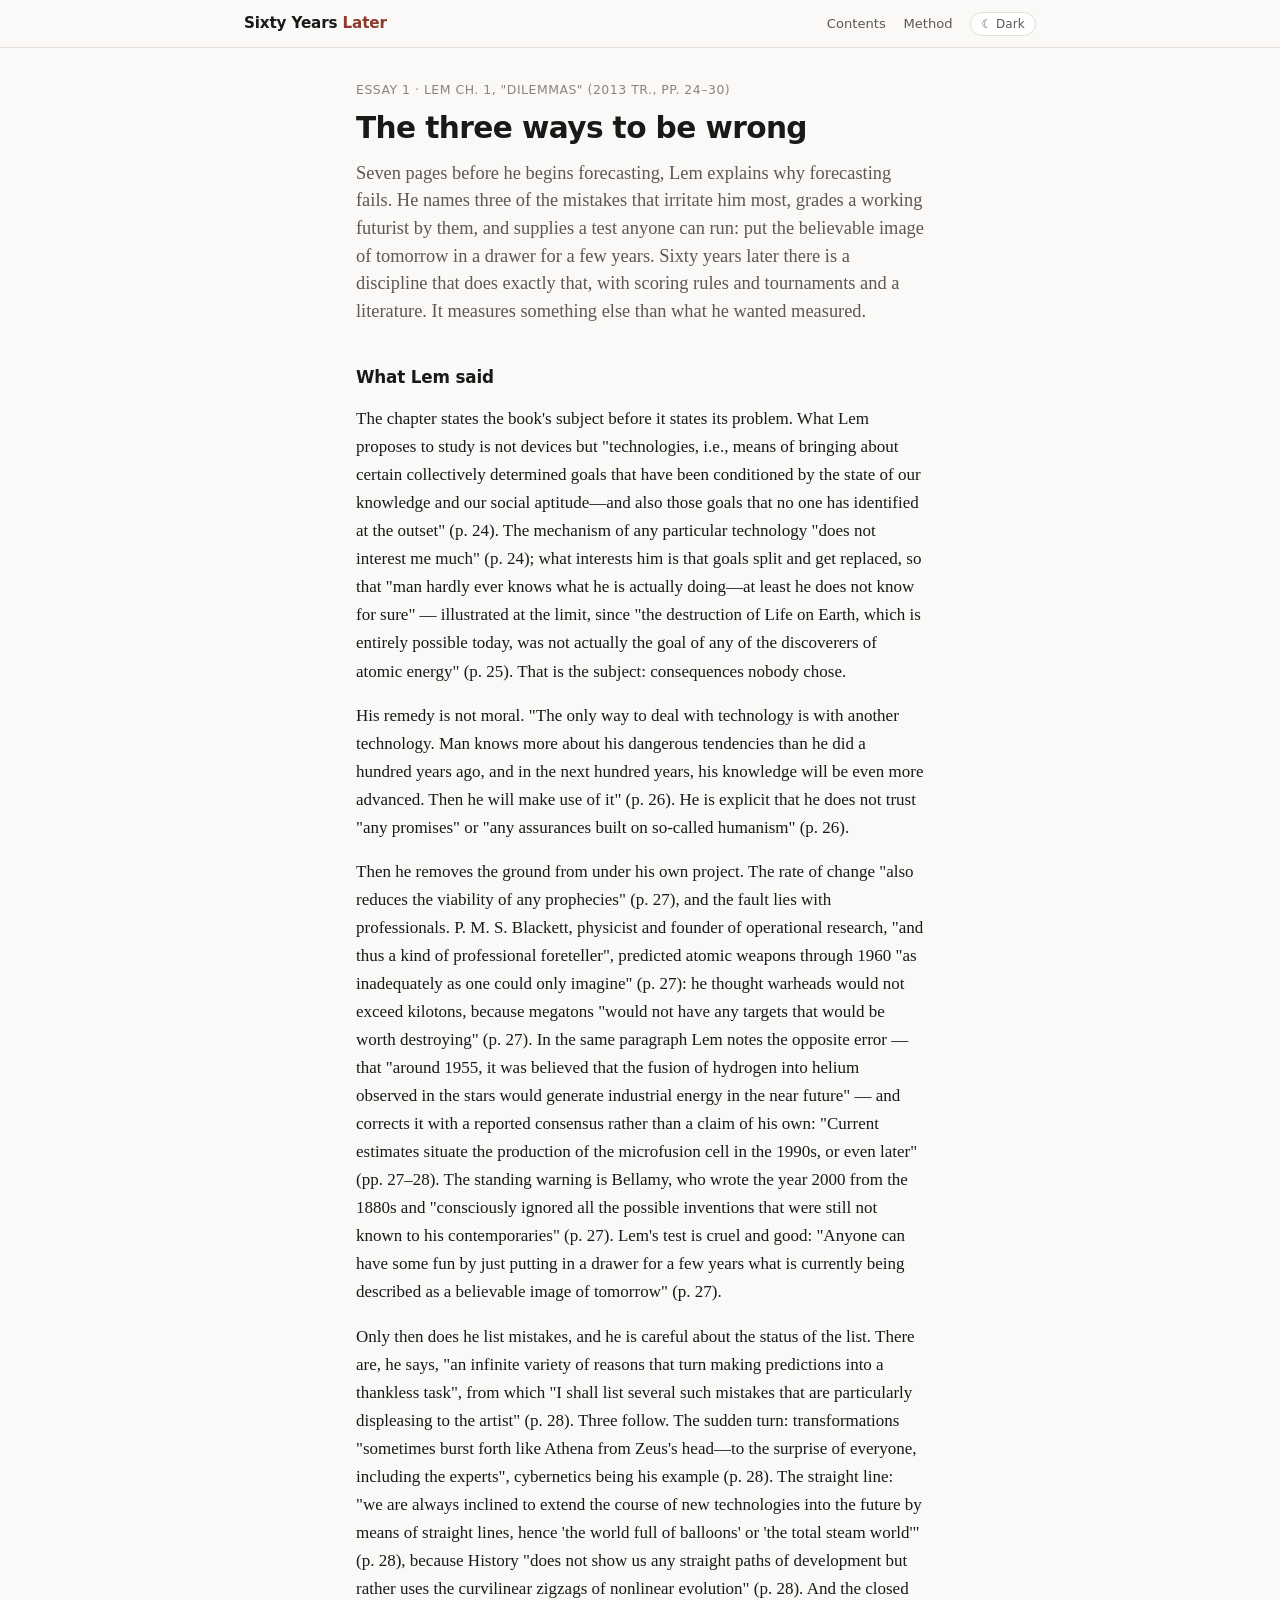
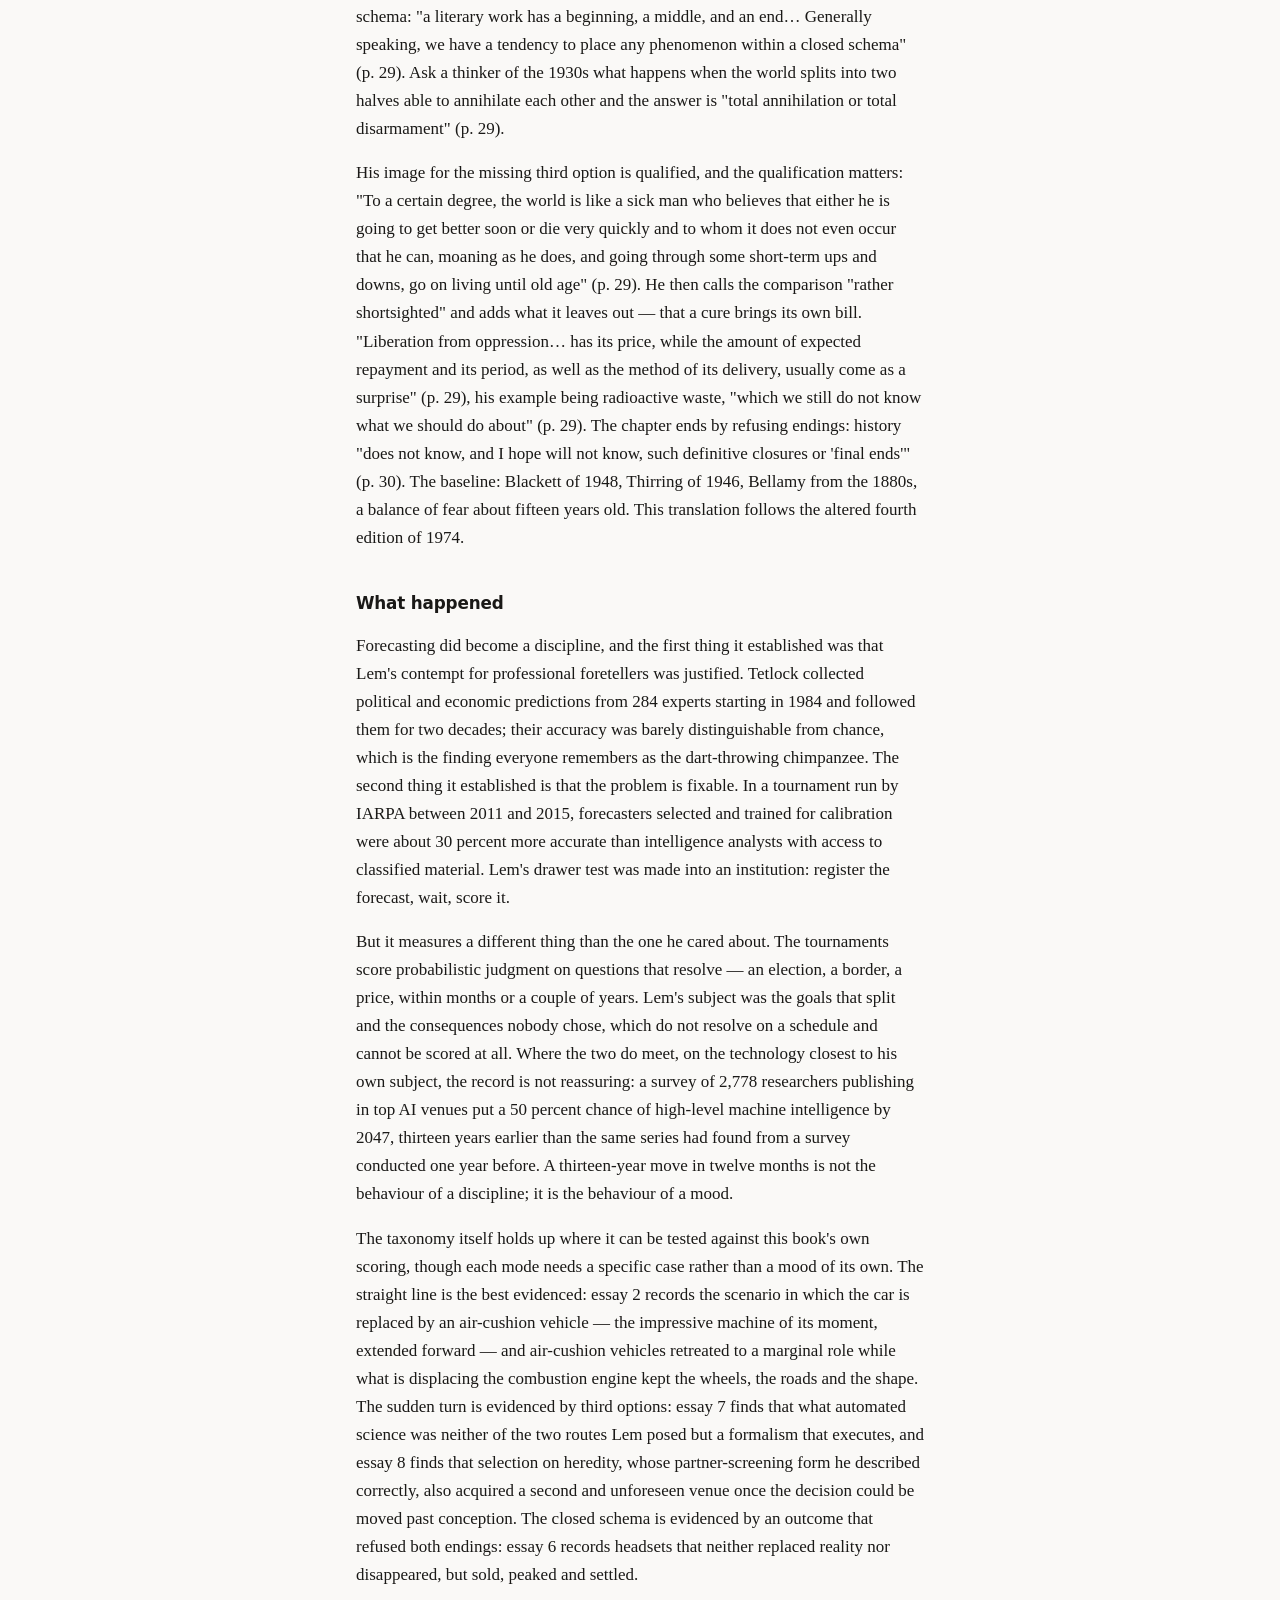
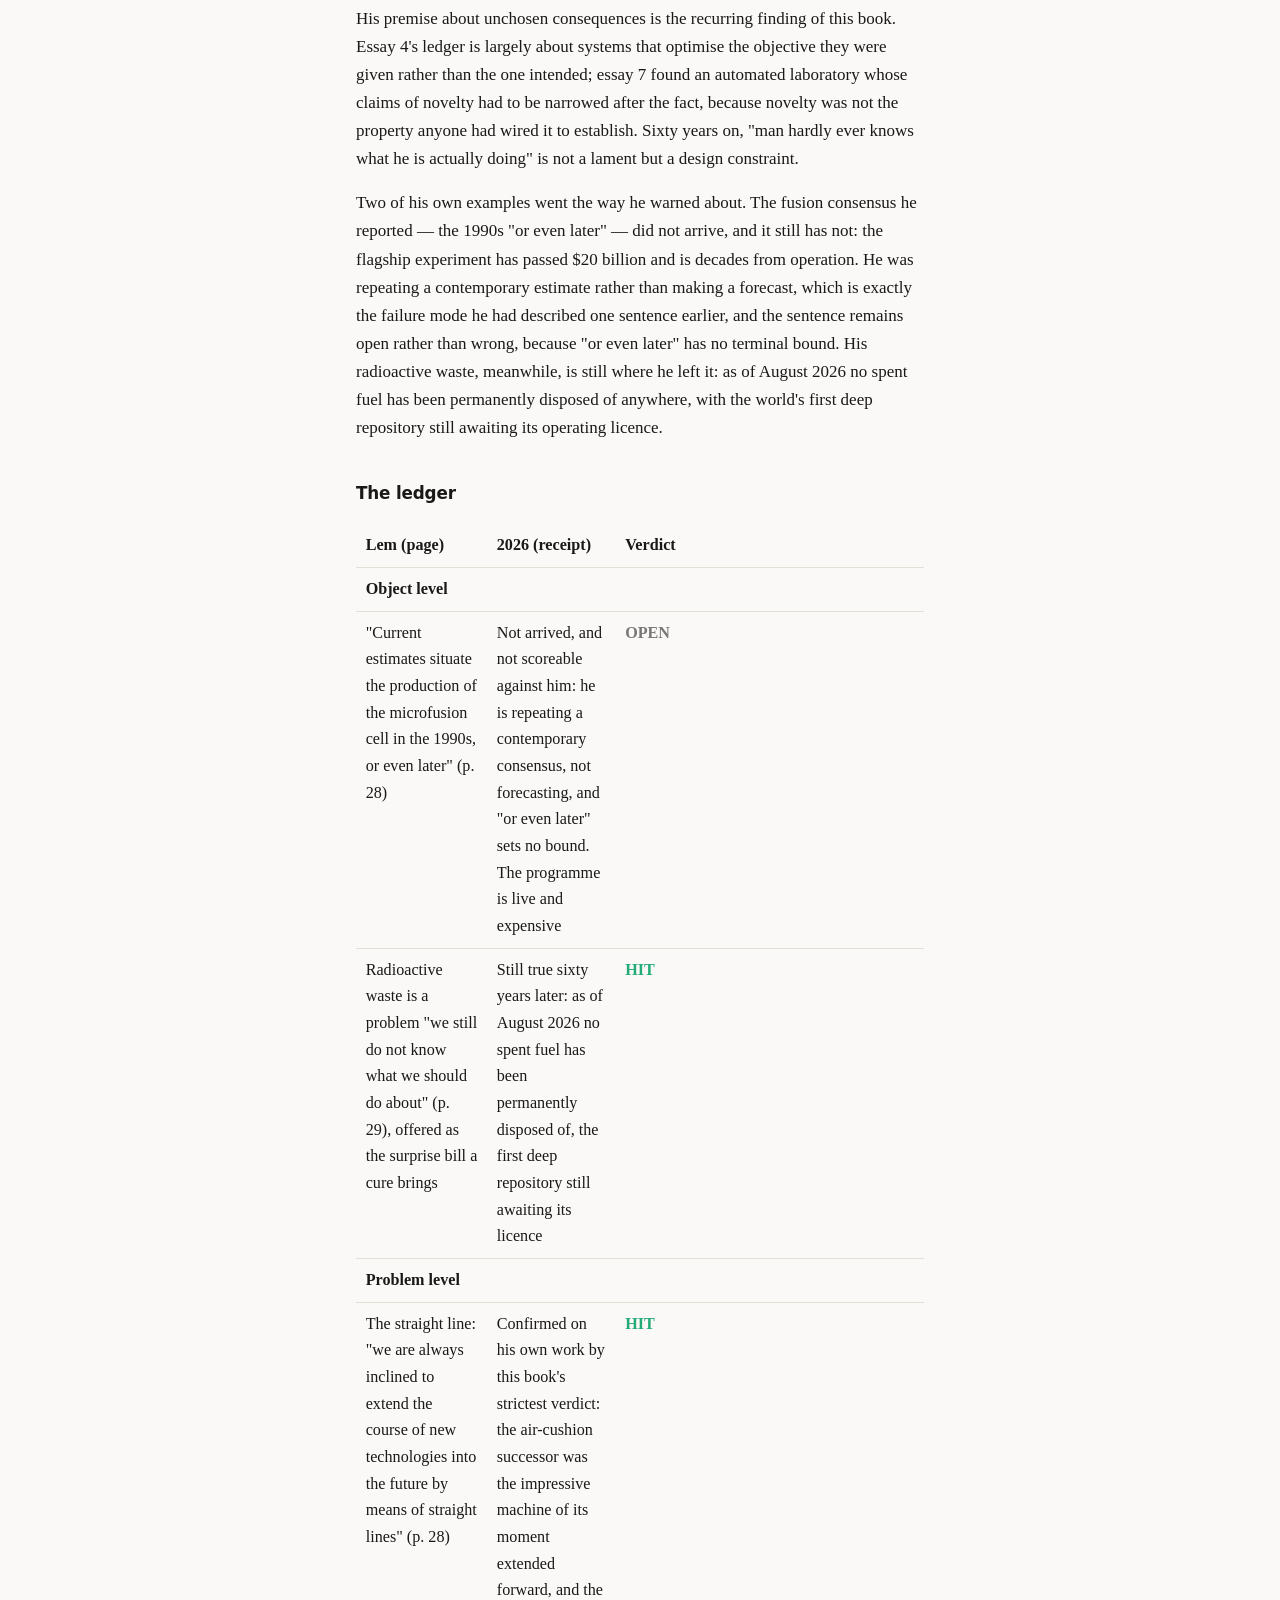
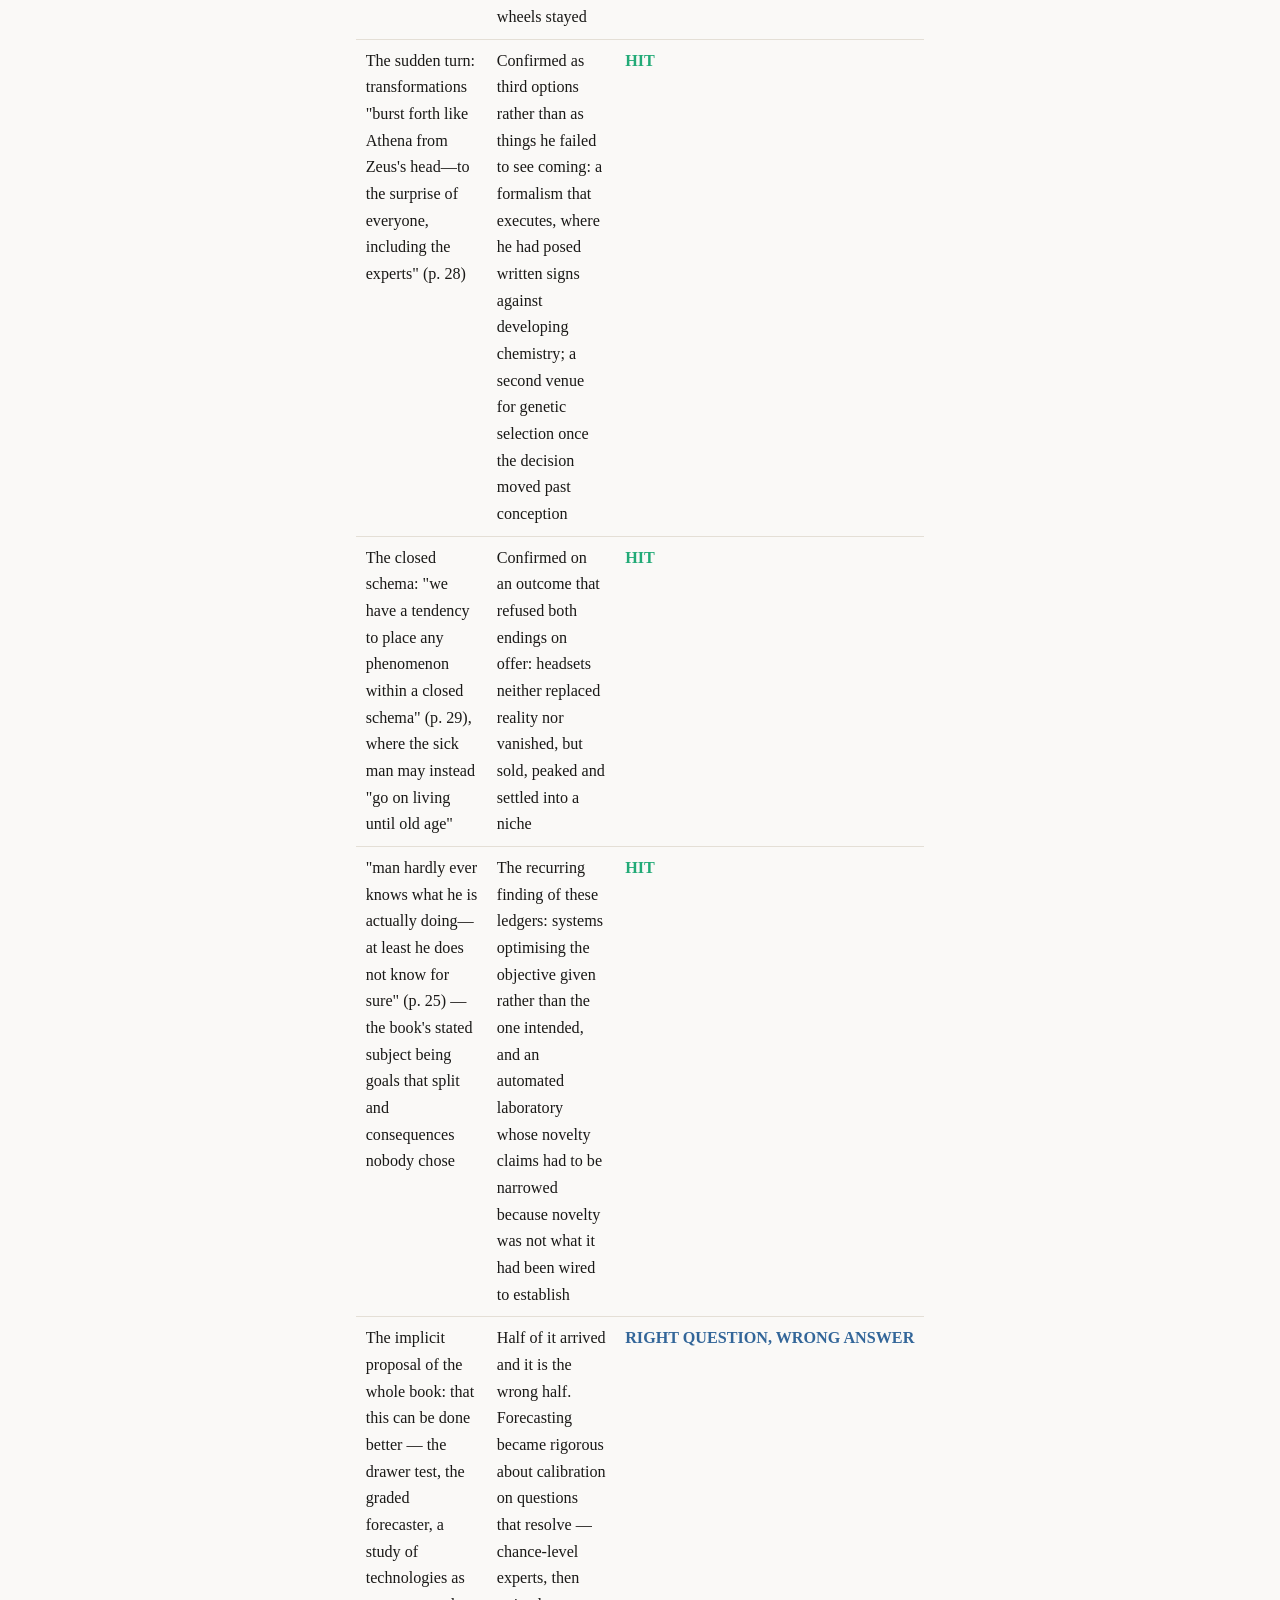
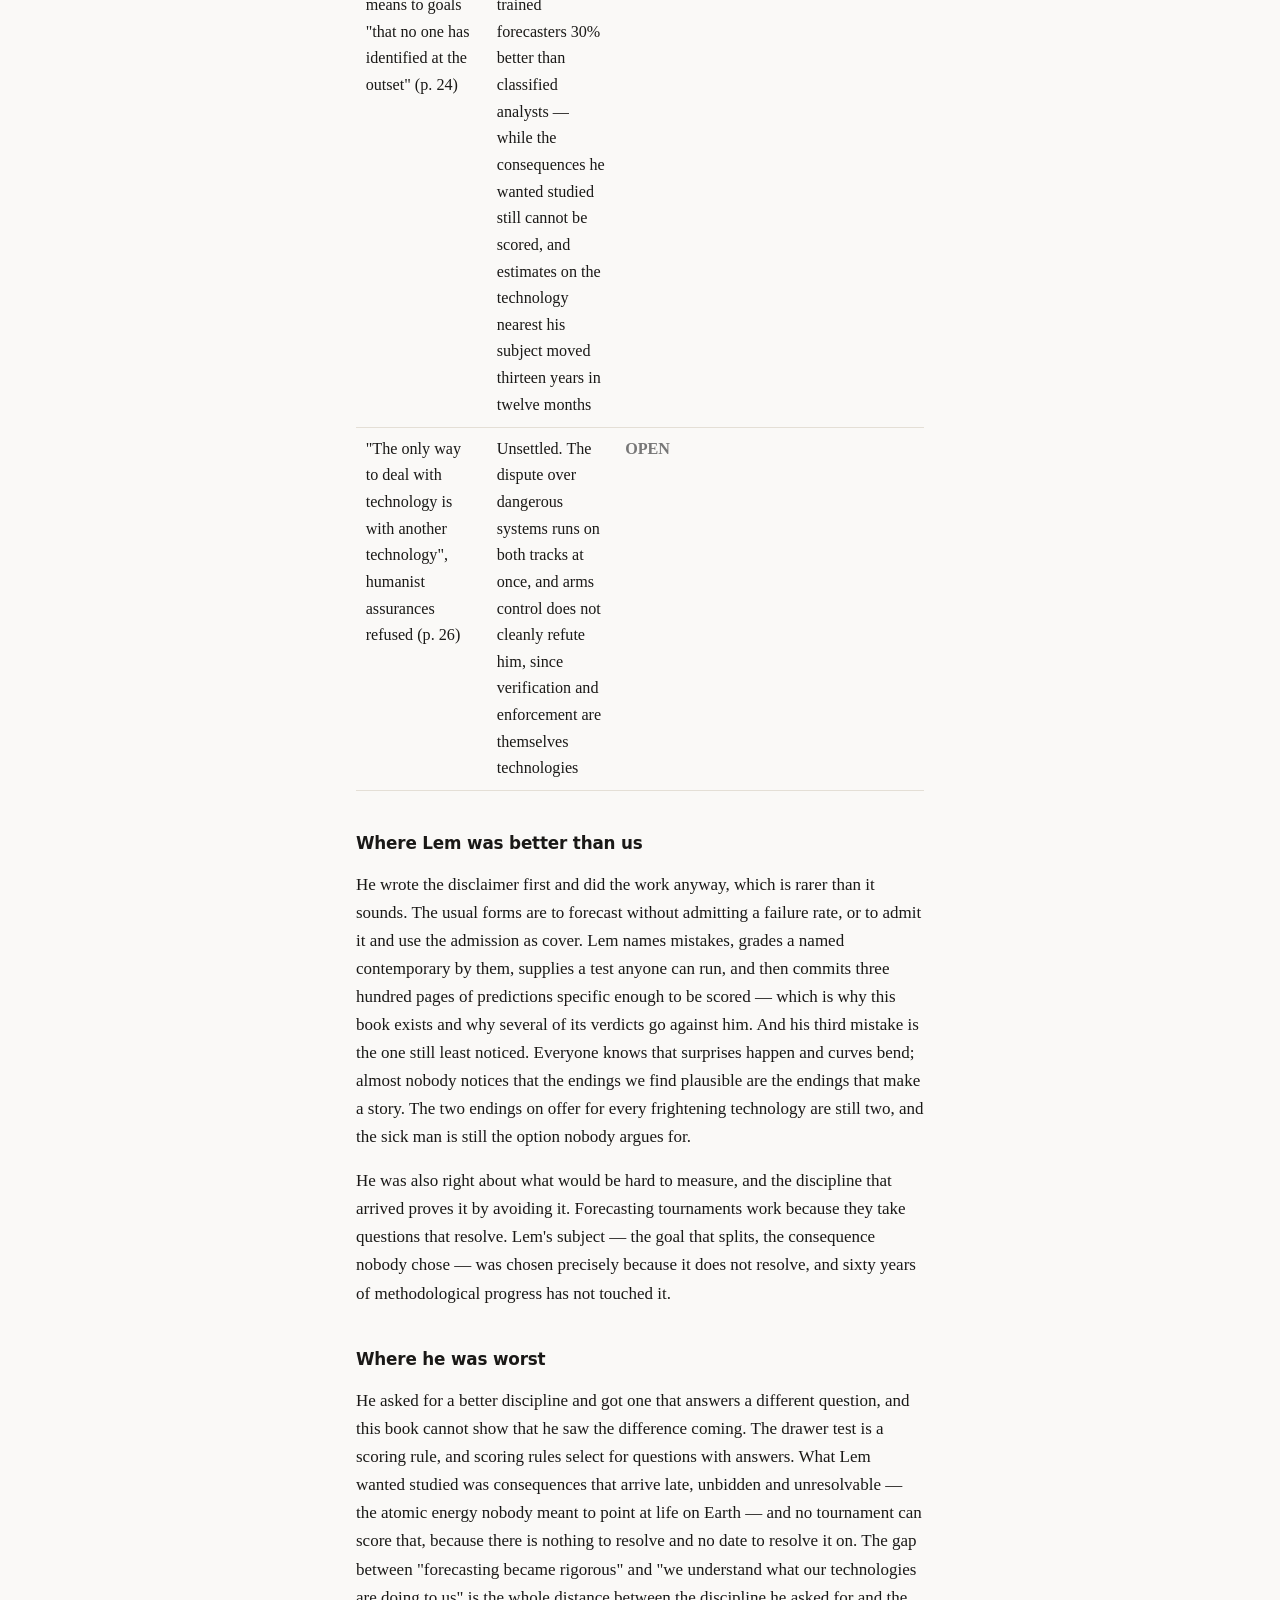
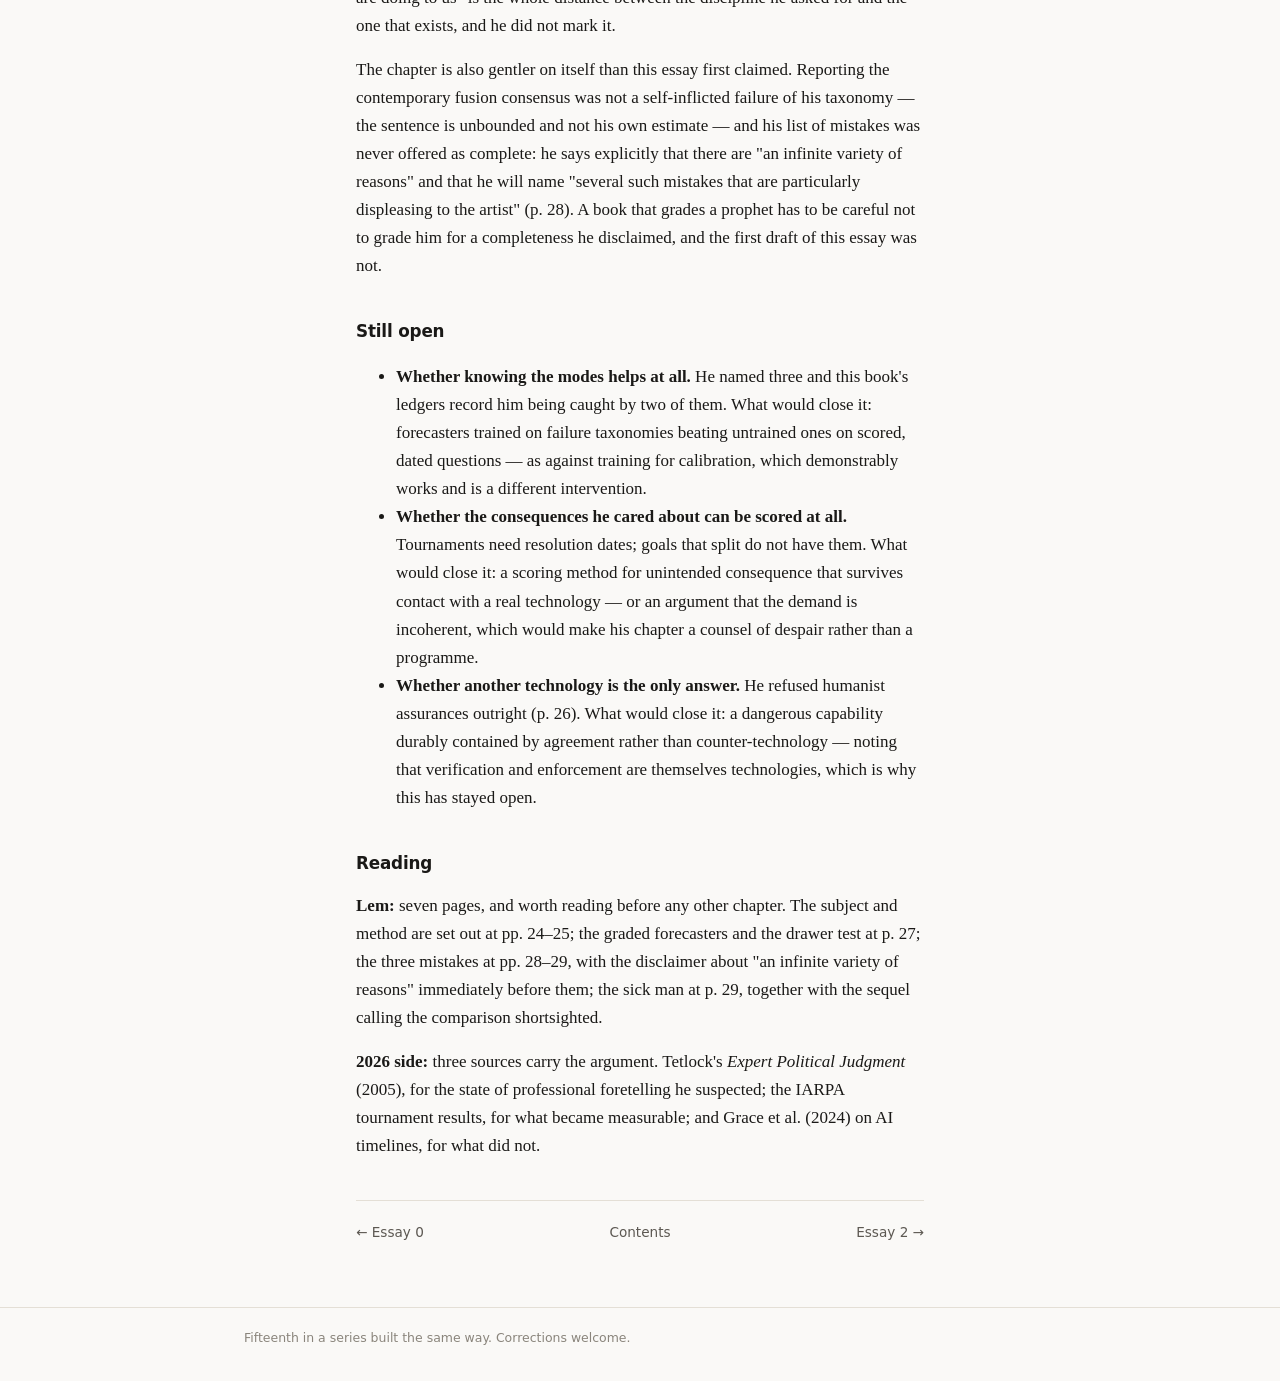
<file: chapters/01-the-three-ways-to-be-wrong.html>
<!DOCTYPE html>
<html lang="en">
<head>
<meta charset="utf-8">
<meta name="viewport" content="width=device-width, initial-scale=1">
<title>1 · The three ways to be wrong — Sixty Years Later</title>
<meta name="description" content="Before forecasting anything, Lem sets out why forecasts fail and asks for a discipline that would do better. Sixty years on, forecasting did become rigorous — about the wrong thing. What is scored now is calibration on short questions, not the consequences of technology.">
<link rel="stylesheet" href="../static/style.css">
<script src="../static/theme.js"></script>
</head>
<body>
<header class="site-header">
  <div class="wrap">
    <a class="brand" href="../index.html">Sixty Years <span>Later</span></a>
    <nav class="site-nav">
      <a href="../index.html">Contents</a>
      <a href="../about.html">Method</a>
      <button class="theme-toggle" type="button">☾ Dark</button>
    </nav>
  </div>
</header>
<main class="wrap">

<p class="kicker">Essay 1 · Lem ch. 1, "Dilemmas" (2013 tr., pp. 24–30)</p>
<h1>The three ways to be wrong</h1>
<p class="lede">Seven pages before he begins forecasting, Lem explains why forecasting fails. He names three of the mistakes that irritate him most, grades a working futurist by them, and supplies a test anyone can run: put the believable image of tomorrow in a drawer for a few years. Sixty years later there is a discipline that does exactly that, with scoring rules and tournaments and a literature. It measures something else than what he wanted measured.</p>

<section class="said">
<h2>What Lem said</h2>
<p>The chapter states the book's subject before it states its problem. What Lem proposes to study is not devices but "technologies, i.e., means of bringing about certain collectively determined goals that have been conditioned by the state of our knowledge and our social aptitude—and also those goals that no one has identified at the outset" (p. 24). The mechanism of any particular technology "does not interest me much" (p. 24); what interests him is that goals split and get replaced, so that "man hardly ever knows what he is actually doing—at least he does not know for sure" — illustrated at the limit, since "the destruction of Life on Earth, which is entirely possible today, was not actually the goal of any of the discoverers of atomic energy" (p. 25). That is the subject: consequences nobody chose.</p>
<p>His remedy is not moral. "The only way to deal with technology is with another technology. Man knows more about his dangerous tendencies than he did a hundred years ago, and in the next hundred years, his knowledge will be even more advanced. Then he will make use of it" (p. 26). He is explicit that he does not trust "any promises" or "any assurances built on so-called humanism" (p. 26).</p>
<p>Then he removes the ground from under his own project. The rate of change "also reduces the viability of any prophecies" (p. 27), and the fault lies with professionals. P. M. S. Blackett, physicist and founder of operational research, "and thus a kind of professional foreteller", predicted atomic weapons through 1960 "as inadequately as one could only imagine" (p. 27): he thought warheads would not exceed kilotons, because megatons "would not have any targets that would be worth destroying" (p. 27). In the same paragraph Lem notes the opposite error — that "around 1955, it was believed that the fusion of hydrogen into helium observed in the stars would generate industrial energy in the near future" — and corrects it with a reported consensus rather than a claim of his own: "Current estimates situate the production of the microfusion cell in the 1990s, or even later" (pp. 27–28). The standing warning is Bellamy, who wrote the year 2000 from the 1880s and "consciously ignored all the possible inventions that were still not known to his contemporaries" (p. 27). Lem's test is cruel and good: "Anyone can have some fun by just putting in a drawer for a few years what is currently being described as a believable image of tomorrow" (p. 27).</p>
<p>Only then does he list mistakes, and he is careful about the status of the list. There are, he says, "an infinite variety of reasons that turn making predictions into a thankless task", from which "I shall list several such mistakes that are particularly displeasing to the artist" (p. 28). Three follow. The sudden turn: transformations "sometimes burst forth like Athena from Zeus's head—to the surprise of everyone, including the experts", cybernetics being his example (p. 28). The straight line: "we are always inclined to extend the course of new technologies into the future by means of straight lines, hence 'the world full of balloons' or 'the total steam world'" (p. 28), because History "does not show us any straight paths of development but rather uses the curvilinear zigzags of nonlinear evolution" (p. 28). And the closed schema: "a literary work has a beginning, a middle, and an end… Generally speaking, we have a tendency to place any phenomenon within a closed schema" (p. 29). Ask a thinker of the 1930s what happens when the world splits into two halves able to annihilate each other and the answer is "total annihilation or total disarmament" (p. 29).</p>
<p>His image for the missing third option is qualified, and the qualification matters: "To a certain degree, the world is like a sick man who believes that either he is going to get better soon or die very quickly and to whom it does not even occur that he can, moaning as he does, and going through some short-term ups and downs, go on living until old age" (p. 29). He then calls the comparison "rather shortsighted" and adds what it leaves out — that a cure brings its own bill. "Liberation from oppression… has its price, while the amount of expected repayment and its period, as well as the method of its delivery, usually come as a surprise" (p. 29), his example being radioactive waste, "which we still do not know what we should do about" (p. 29). The chapter ends by refusing endings: history "does not know, and I hope will not know, such definitive closures or 'final ends'" (p. 30). The baseline: Blackett of 1948, Thirring of 1946, Bellamy from the 1880s, a balance of fear about fifteen years old. <!-- CHECK: baseline-1964-ch1 --> This translation follows the altered fourth edition of 1974. <!-- CHECK: summa-editions --></p>
</section>

<section class="happened">
<h2>What happened</h2>
<p>Forecasting did become a discipline, and the first thing it established was that Lem's contempt for professional foretellers was justified. Tetlock collected political and economic predictions from 284 experts starting in 1984 and followed them for two decades; their accuracy was barely distinguishable from chance, which is the finding everyone remembers as the dart-throwing chimpanzee. <!-- CHECK: tetlock-epj --> The second thing it established is that the problem is fixable. In a tournament run by IARPA between 2011 and 2015, forecasters selected and trained for calibration were about 30 percent more accurate than intelligence analysts with access to classified material. <!-- CHECK: good-judgment --> Lem's drawer test was made into an institution: register the forecast, wait, score it.</p>
<p>But it measures a different thing than the one he cared about. The tournaments score probabilistic judgment on questions that resolve — an election, a border, a price, within months or a couple of years. Lem's subject was the goals that split and the consequences nobody chose, which do not resolve on a schedule and cannot be scored at all. Where the two do meet, on the technology closest to his own subject, the record is not reassuring: a survey of 2,778 researchers publishing in top AI venues put a 50 percent chance of high-level machine intelligence by 2047, thirteen years earlier than the same series had found from a survey conducted one year before. <!-- CHECK: ai-timelines-2024 --> A thirteen-year move in twelve months is not the behaviour of a discipline; it is the behaviour of a mood.</p>
<p>The taxonomy itself holds up where it can be tested against this book's own scoring, though each mode needs a specific case rather than a mood of its own. The straight line is the best evidenced: essay 2 records the scenario in which the car is replaced by an air-cushion vehicle — the impressive machine of its moment, extended forward — and air-cushion vehicles retreated to a marginal role <!-- CHECK: hovercraft-2000 --> while what is displacing the combustion engine kept the wheels, the roads and the shape. <!-- CHECK: ev-share-2025 --> The sudden turn is evidenced by third options: essay 7 finds that what automated science was neither of the two routes Lem posed but a formalism that executes, <!-- CHECK: funsearch-2023 --> and essay 8 finds that selection on heredity, whose partner-screening form he described correctly, also acquired a second and unforeseen venue once the decision could be moved past conception. <!-- CHECK: embryo-screening-2024 --> The closed schema is evidenced by an outcome that refused both endings: essay 6 records headsets that neither replaced reality nor disappeared, but sold, peaked and settled. <!-- CHECK: idc-vr-peak --></p>
<p>His premise about unchosen consequences is the recurring finding of this book. Essay 4's ledger is largely about systems that optimise the objective they were given rather than the one intended; <!-- CHECK: spec-gaming --> essay 7 found an automated laboratory whose claims of novelty had to be narrowed after the fact, because novelty was not the property anyone had wired it to establish. <!-- CHECK: alab-correction-2026 --> Sixty years on, "man hardly ever knows what he is actually doing" is not a lament but a design constraint.</p>
<p>Two of his own examples went the way he warned about. The fusion consensus he reported — the 1990s "or even later" — did not arrive, and it still has not: the flagship experiment has passed $20 billion and is decades from operation. <!-- CHECK: fusion-spending --> He was repeating a contemporary estimate rather than making a forecast, which is exactly the failure mode he had described one sentence earlier, and the sentence remains open rather than wrong, because "or even later" has no terminal bound. His radioactive waste, meanwhile, is still where he left it: as of August 2026 no spent fuel has been permanently disposed of anywhere, with the world's first deep repository still awaiting its operating licence. <!-- CHECK: onkalo-2026 --></p>
</section>

<h2>The ledger</h2>
<div class="ledger-wrap"><table class="ledger">
<thead><tr><th>Lem (page)</th><th>2026 (receipt)</th><th>Verdict</th></tr></thead>
<tbody>
<tr><td colspan="3"><strong>Object level</strong></td></tr>
<tr><td>"Current estimates situate the production of the microfusion cell in the 1990s, or even later" (p. 28)</td><td>Not arrived, and not scoreable against him: he is repeating a contemporary consensus, not forecasting, and "or even later" sets no bound. The programme is live and expensive <!-- CHECK: fusion-spending --></td><td class="verdict v-open">OPEN</td></tr>
<tr><td>Radioactive waste is a problem "we still do not know what we should do about" (p. 29), offered as the surprise bill a cure brings</td><td>Still true sixty years later: as of August 2026 no spent fuel has been permanently disposed of, the first deep repository still awaiting its licence <!-- CHECK: onkalo-2026 --></td><td class="verdict v-hit">HIT</td></tr>
<tr><td colspan="3"><strong>Problem level</strong></td></tr>
<tr><td>The straight line: "we are always inclined to extend the course of new technologies into the future by means of straight lines" (p. 28)</td><td>Confirmed on his own work by this book's strictest verdict: the air-cushion successor was the impressive machine of its moment extended forward, and the wheels stayed <!-- CHECK: hovercraft-2000 --> <!-- CHECK: ev-share-2025 --></td><td class="verdict v-hit">HIT</td></tr>
<tr><td>The sudden turn: transformations "burst forth like Athena from Zeus's head—to the surprise of everyone, including the experts" (p. 28)</td><td>Confirmed as third options rather than as things he failed to see coming: a formalism that executes, where he had posed written signs against developing chemistry; a second venue for genetic selection once the decision moved past conception <!-- CHECK: funsearch-2023 --> <!-- CHECK: embryo-screening-2024 --></td><td class="verdict v-hit">HIT</td></tr>
<tr><td>The closed schema: "we have a tendency to place any phenomenon within a closed schema" (p. 29), where the sick man may instead "go on living until old age"</td><td>Confirmed on an outcome that refused both endings on offer: headsets neither replaced reality nor vanished, but sold, peaked and settled into a niche <!-- CHECK: idc-vr-peak --></td><td class="verdict v-hit">HIT</td></tr>
<tr><td>"man hardly ever knows what he is actually doing—at least he does not know for sure" (p. 25) — the book's stated subject being goals that split and consequences nobody chose</td><td>The recurring finding of these ledgers: systems optimising the objective given rather than the one intended, and an automated laboratory whose novelty claims had to be narrowed because novelty was not what it had been wired to establish <!-- CHECK: spec-gaming --> <!-- CHECK: alab-correction-2026 --></td><td class="verdict v-hit">HIT</td></tr>
<tr><td>The implicit proposal of the whole book: that this can be done better — the drawer test, the graded forecaster, a study of technologies as means to goals "that no one has identified at the outset" (p. 24)</td><td>Half of it arrived and it is the wrong half. Forecasting became rigorous about calibration on questions that resolve — chance-level experts, then trained forecasters 30% better than classified analysts — while the consequences he wanted studied still cannot be scored, and estimates on the technology nearest his subject moved thirteen years in twelve months <!-- CHECK: tetlock-epj --> <!-- CHECK: good-judgment --> <!-- CHECK: ai-timelines-2024 --></td><td class="verdict v-rq">RIGHT QUESTION, WRONG ANSWER</td></tr>
<tr><td>"The only way to deal with technology is with another technology", humanist assurances refused (p. 26)</td><td>Unsettled. The dispute over dangerous systems runs on both tracks at once, and arms control does not cleanly refute him, since verification and enforcement are themselves technologies <!-- CHECK: interpretability-2025 --> <!-- CHECK: germline-moratorium-2025 --></td><td class="verdict v-open">OPEN</td></tr>
</tbody></table></div>

<section class="better">
<h2>Where Lem was better than us</h2>
<p>He wrote the disclaimer first and did the work anyway, which is rarer than it sounds. The usual forms are to forecast without admitting a failure rate, or to admit it and use the admission as cover. Lem names mistakes, grades a named contemporary by them, supplies a test anyone can run, and then commits three hundred pages of predictions specific enough to be scored — which is why this book exists and why several of its verdicts go against him. And his third mistake is the one still least noticed. Everyone knows that surprises happen and curves bend; almost nobody notices that the endings we find plausible are the endings that make a story. The two endings on offer for every frightening technology are still two, and the sick man is still the option nobody argues for.</p>
<p>He was also right about what would be hard to measure, and the discipline that arrived proves it by avoiding it. Forecasting tournaments work because they take questions that resolve. Lem's subject — the goal that splits, the consequence nobody chose — was chosen precisely because it does not resolve, and sixty years of methodological progress has not touched it.</p>
</section>

<h2>Where he was worst</h2>
<p>He asked for a better discipline and got one that answers a different question, and this book cannot show that he saw the difference coming. The drawer test is a scoring rule, and scoring rules select for questions with answers. What Lem wanted studied was consequences that arrive late, unbidden and unresolvable — the atomic energy nobody meant to point at life on Earth — and no tournament can score that, because there is nothing to resolve and no date to resolve it on. The gap between "forecasting became rigorous" and "we understand what our technologies are doing to us" is the whole distance between the discipline he asked for and the one that exists, and he did not mark it.</p>
<p>The chapter is also gentler on itself than this essay first claimed. Reporting the contemporary fusion consensus was not a self-inflicted failure of his taxonomy — the sentence is unbounded and not his own estimate — and his list of mistakes was never offered as complete: he says explicitly that there are "an infinite variety of reasons" and that he will name "several such mistakes that are particularly displeasing to the artist" (p. 28). A book that grades a prophet has to be careful not to grade him for a completeness he disclaimed, and the first draft of this essay was not.</p>

<section class="open">
<h2>Still open</h2>
<ul>
<li><strong>Whether knowing the modes helps at all.</strong> He named three and this book's ledgers record him being caught by two of them. What would close it: forecasters trained on failure taxonomies beating untrained ones on scored, dated questions — as against training for calibration, which demonstrably works <!-- CHECK: good-judgment --> and is a different intervention.</li>
<li><strong>Whether the consequences he cared about can be scored at all.</strong> Tournaments need resolution dates; goals that split do not have them. What would close it: a scoring method for unintended consequence that survives contact with a real technology — or an argument that the demand is incoherent, which would make his chapter a counsel of despair rather than a programme.</li>
<li><strong>Whether another technology is the only answer.</strong> He refused humanist assurances outright (p. 26). What would close it: a dangerous capability durably contained by agreement rather than counter-technology — noting that verification and enforcement are themselves technologies, which is why this has stayed open.</li>
</ul>
</section>

<div class="reading">
<h2>Reading</h2>
<p><strong>Lem:</strong> seven pages, and worth reading before any other chapter. The subject and method are set out at pp. 24–25; the graded forecasters and the drawer test at p. 27; the three mistakes at pp. 28–29, with the disclaimer about "an infinite variety of reasons" immediately before them; the sick man at p. 29, together with the sequel calling the comparison shortsighted.</p>
<p><strong>2026 side:</strong> three sources carry the argument. Tetlock's <em>Expert Political Judgment</em> (2005), for the state of professional foretelling he suspected; the IARPA tournament results, for what became measurable; and Grace et al. (2024) on AI timelines, for what did not.</p>
</div>

<nav class="chapter-nav">
  <a href="00-how-to-grade-a-prophet.html">← Essay 0</a>
  <a href="../index.html">Contents</a>
  <a href="02-the-last-lawnmower.html">Essay 2 →</a>
</nav>
</main>
<footer class="site-footer"><div class="wrap"><p>Fifteenth in a series built the same way. Corrections welcome.</p></div></footer>
</body>
</html>
</file>
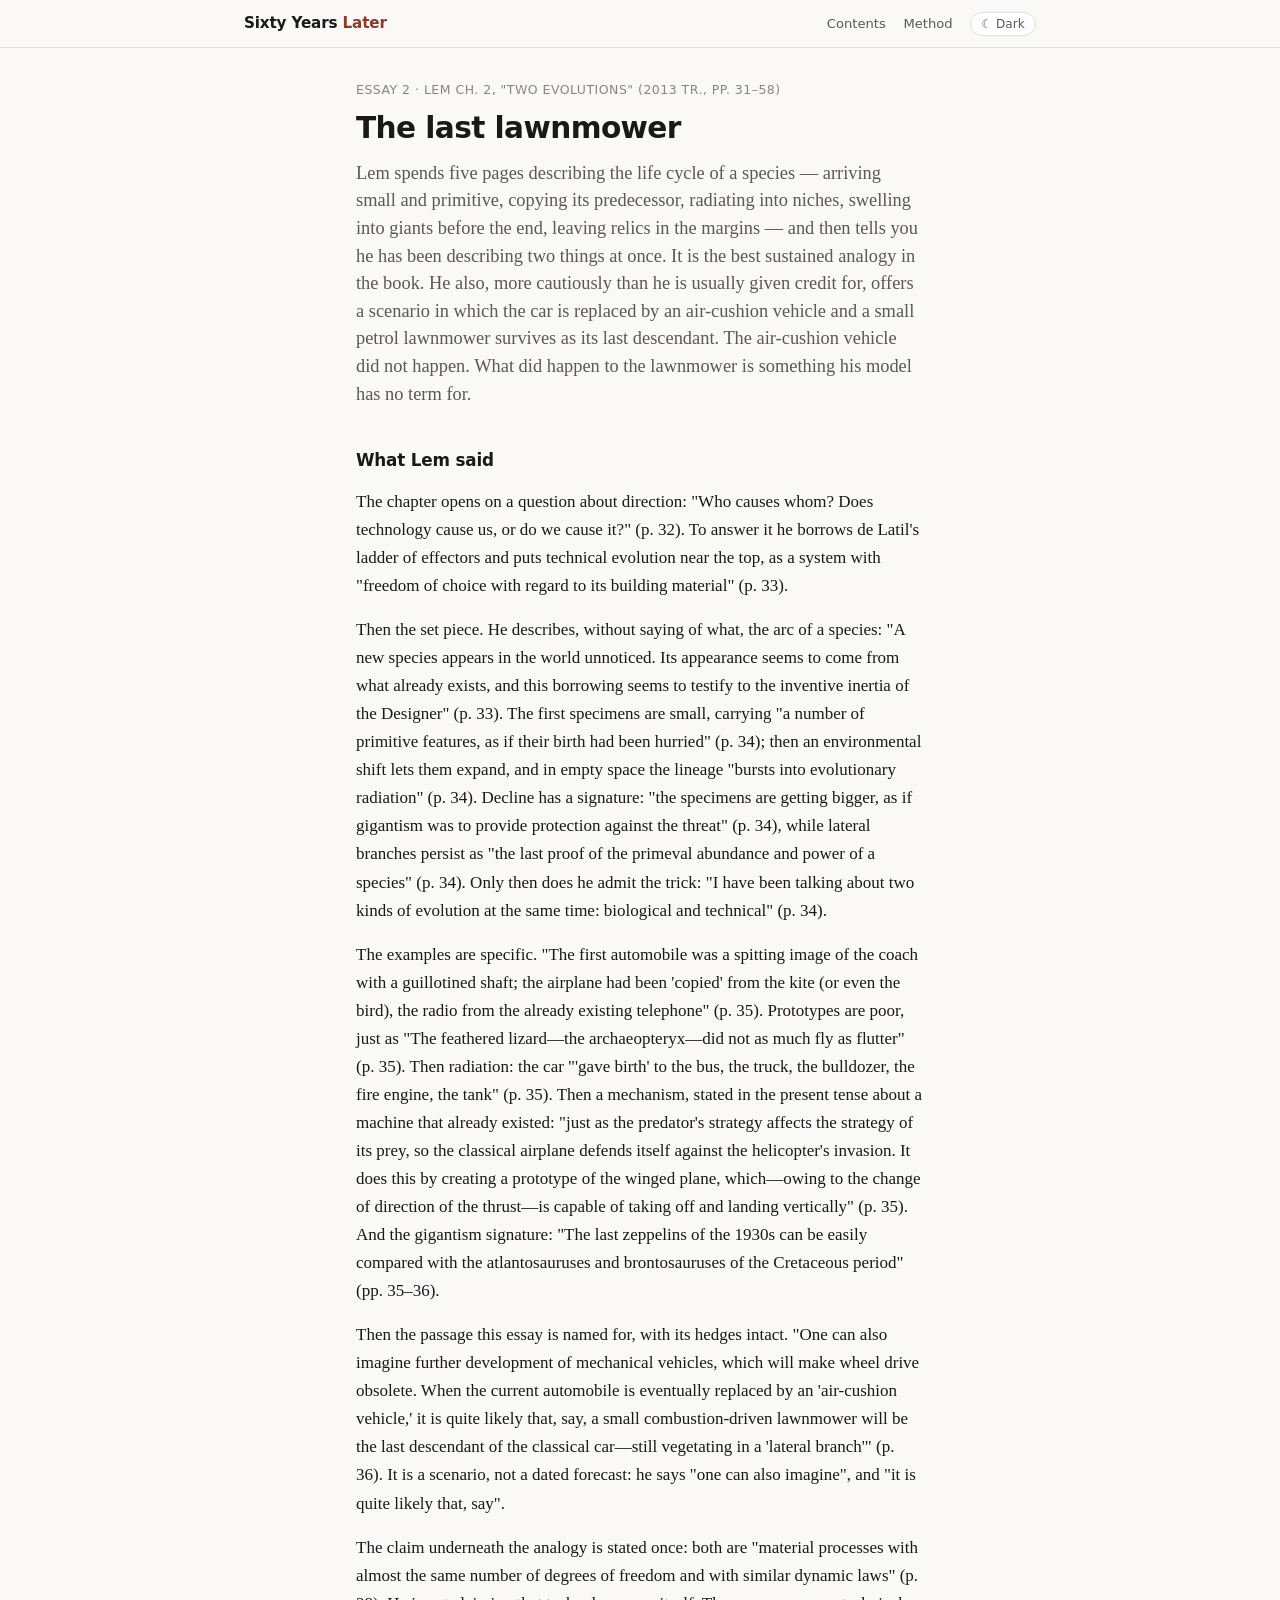
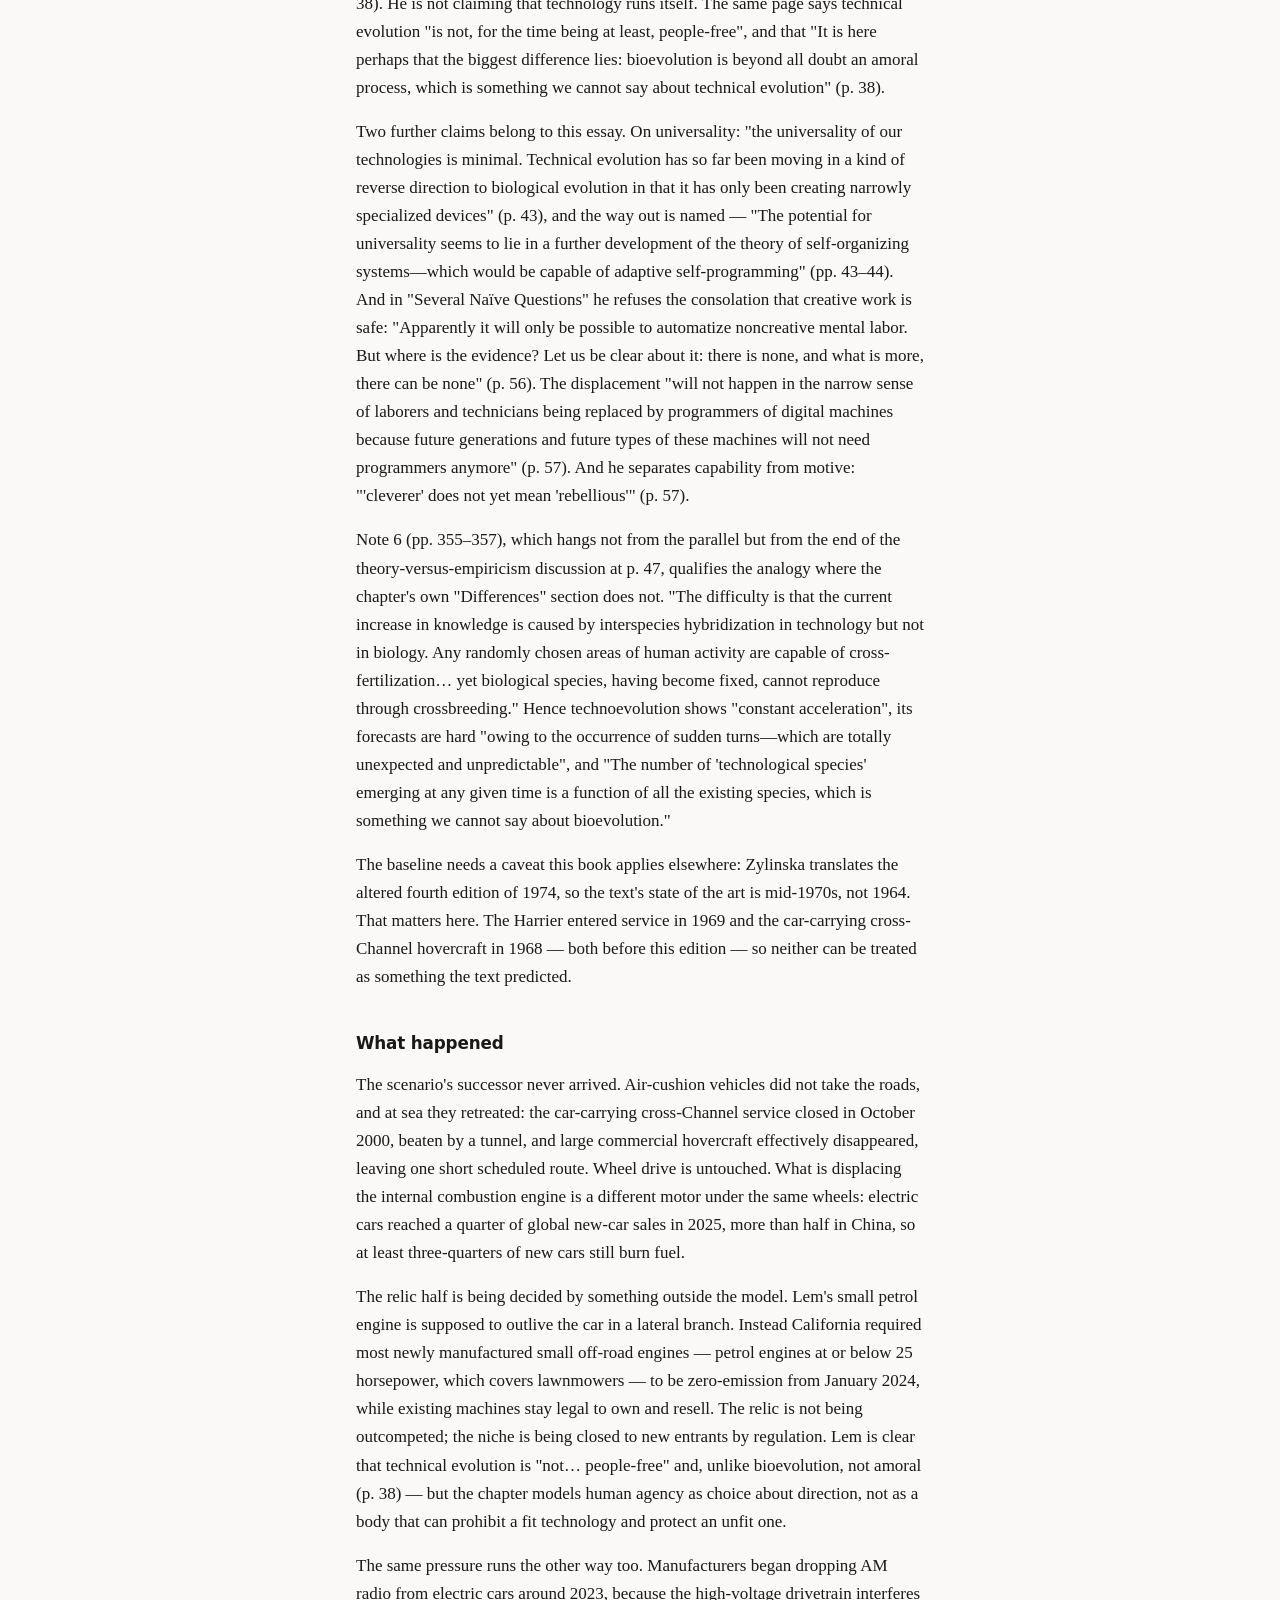
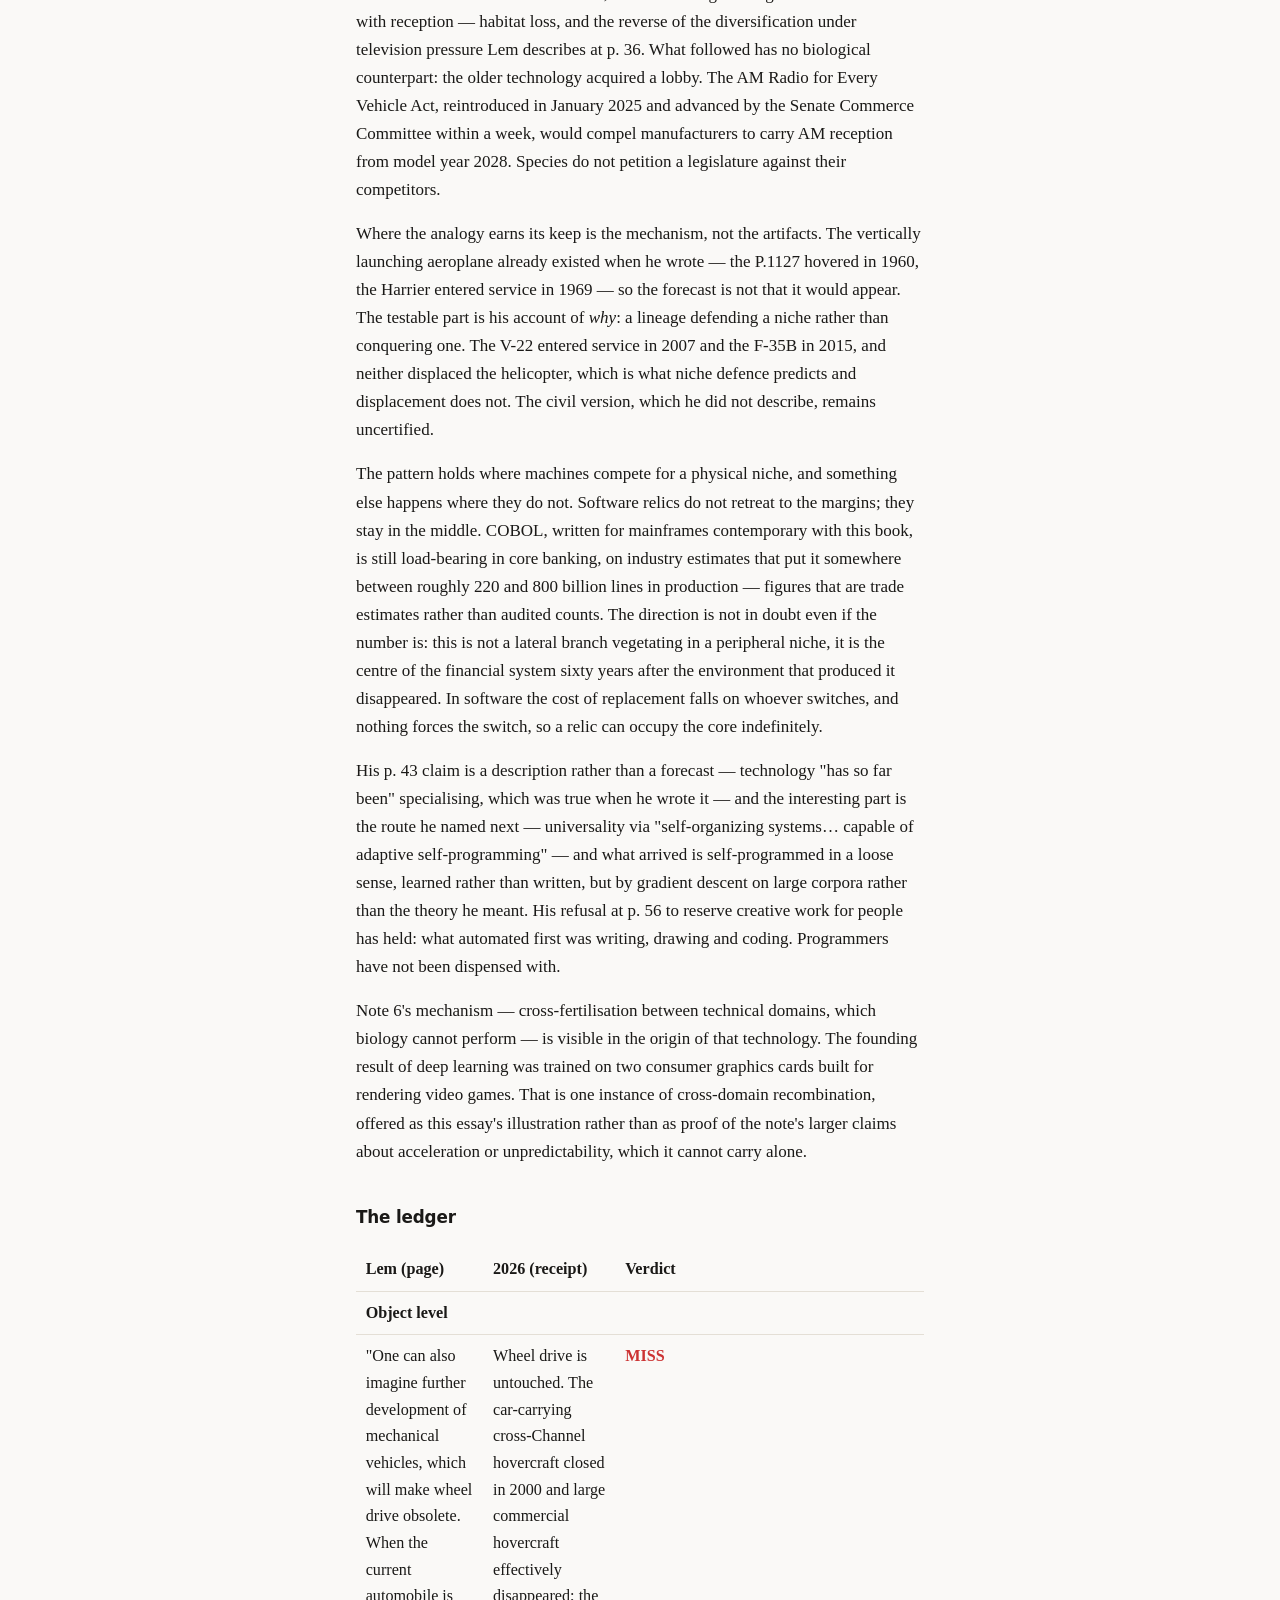
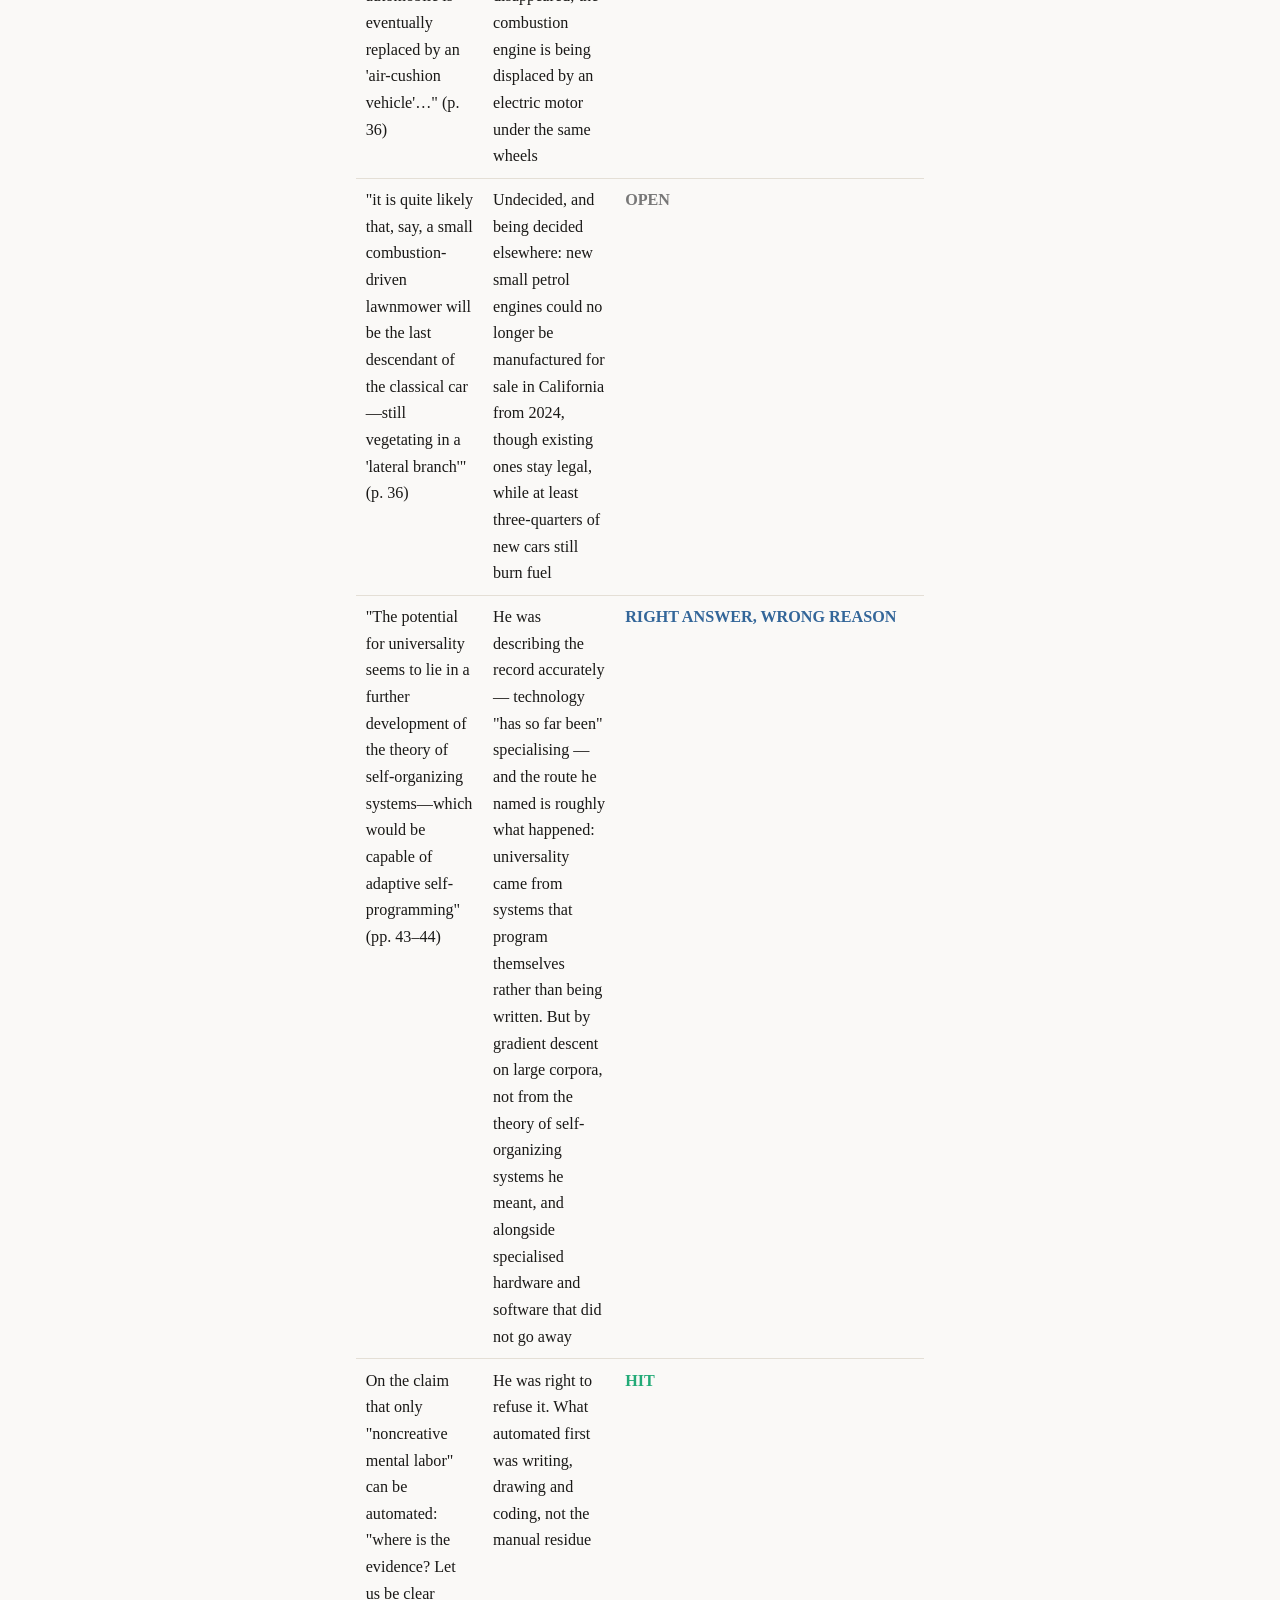
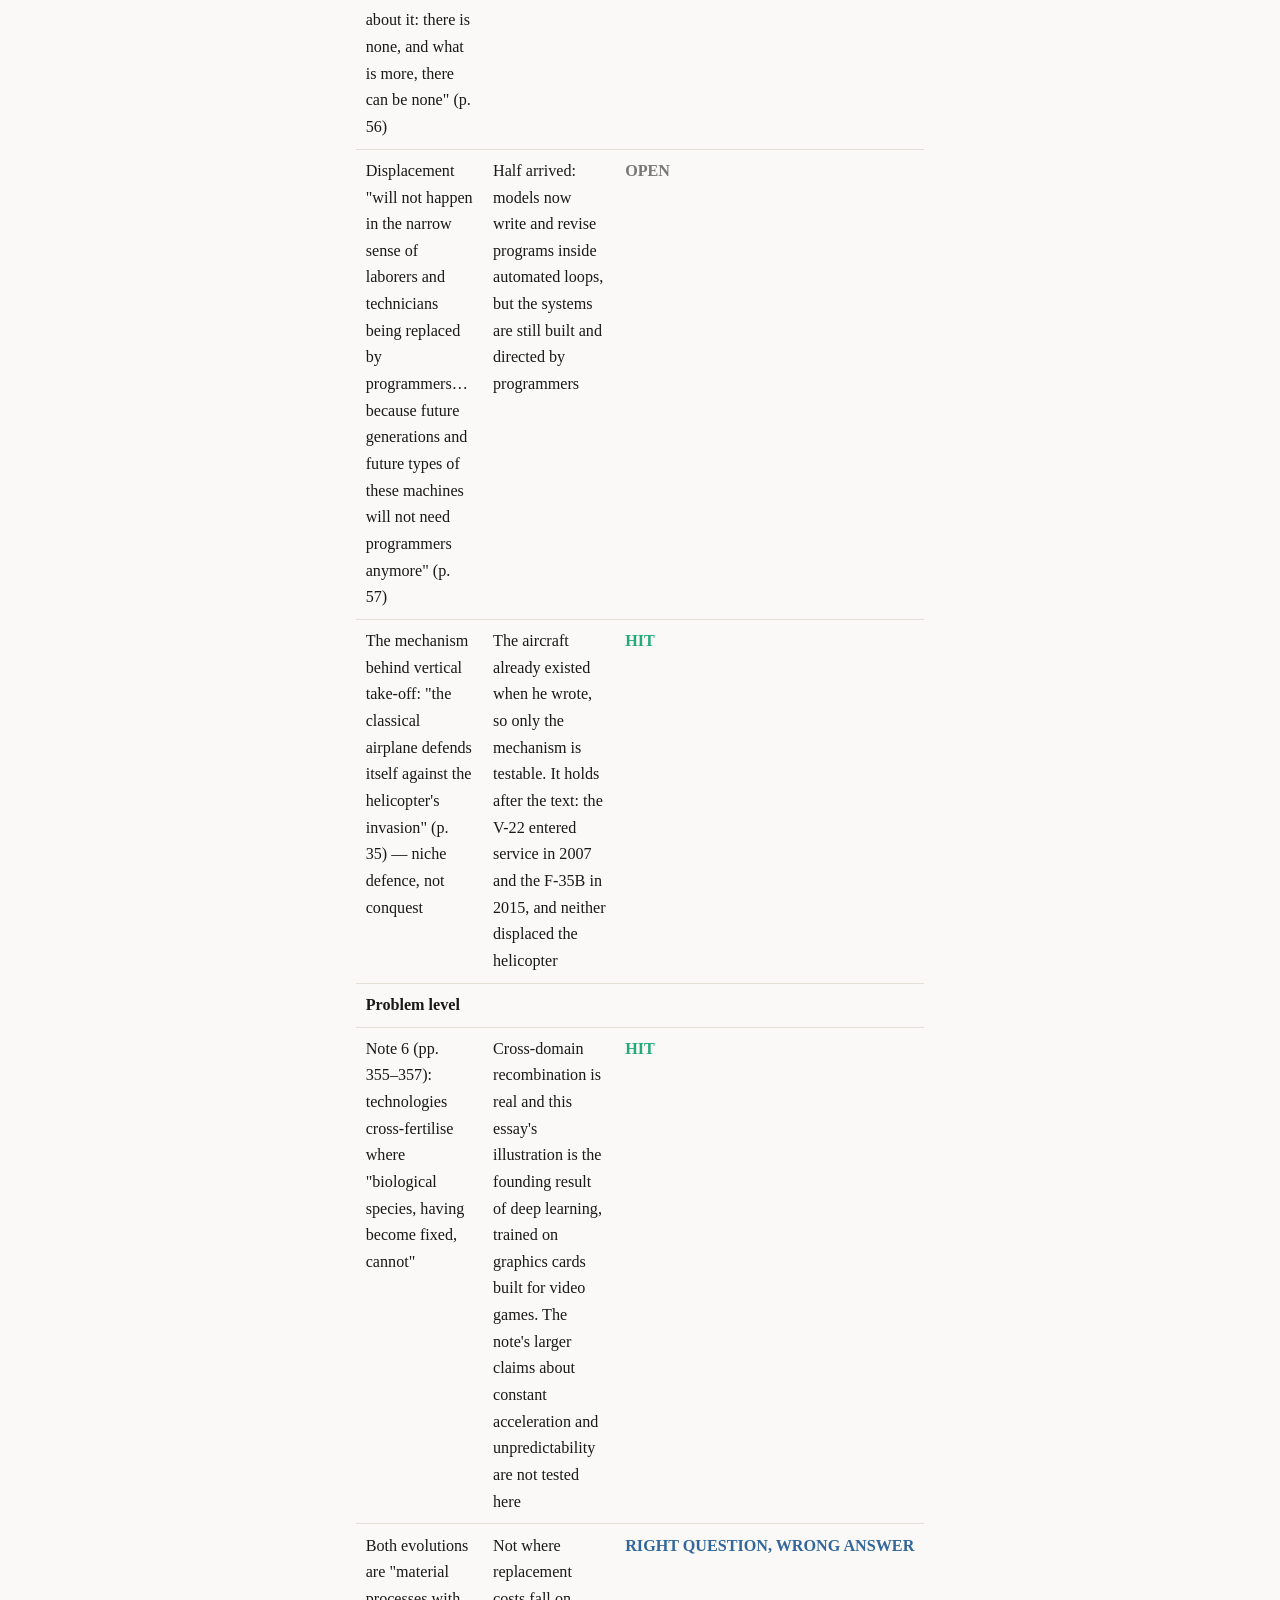
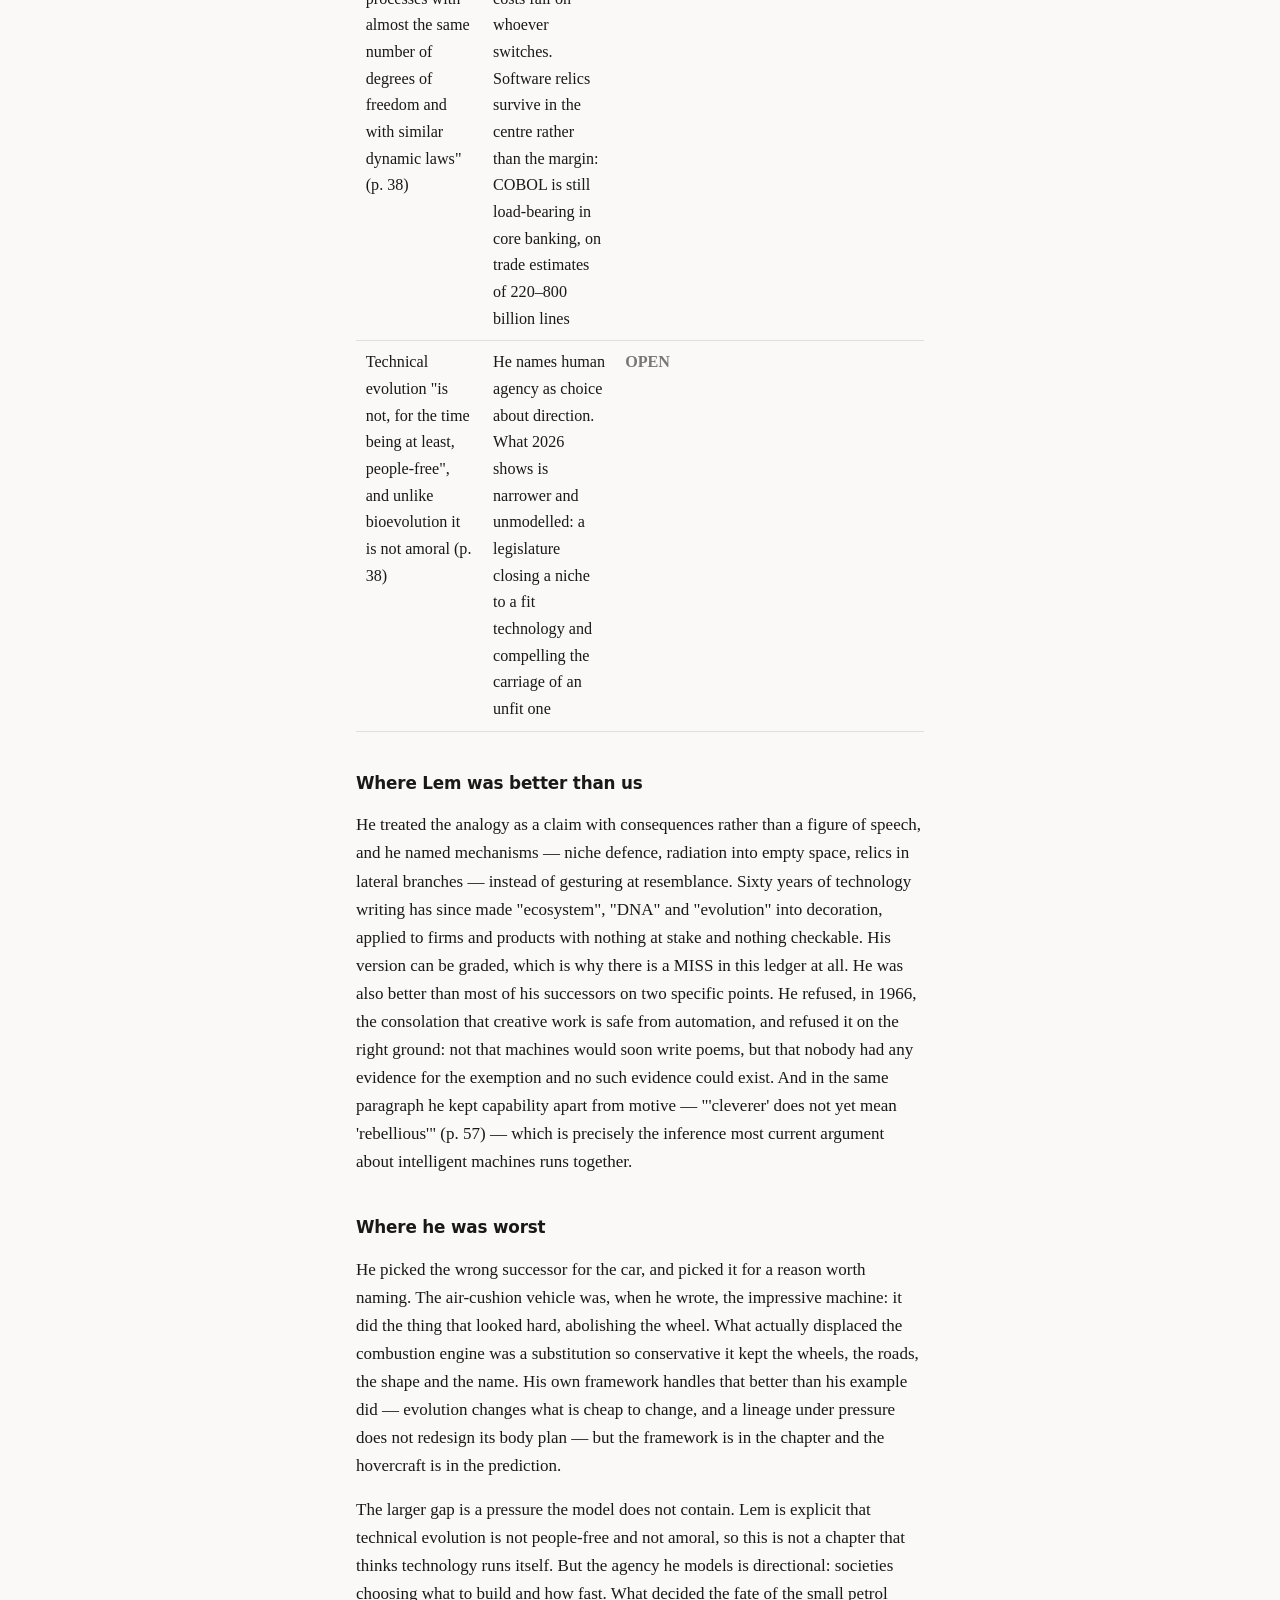
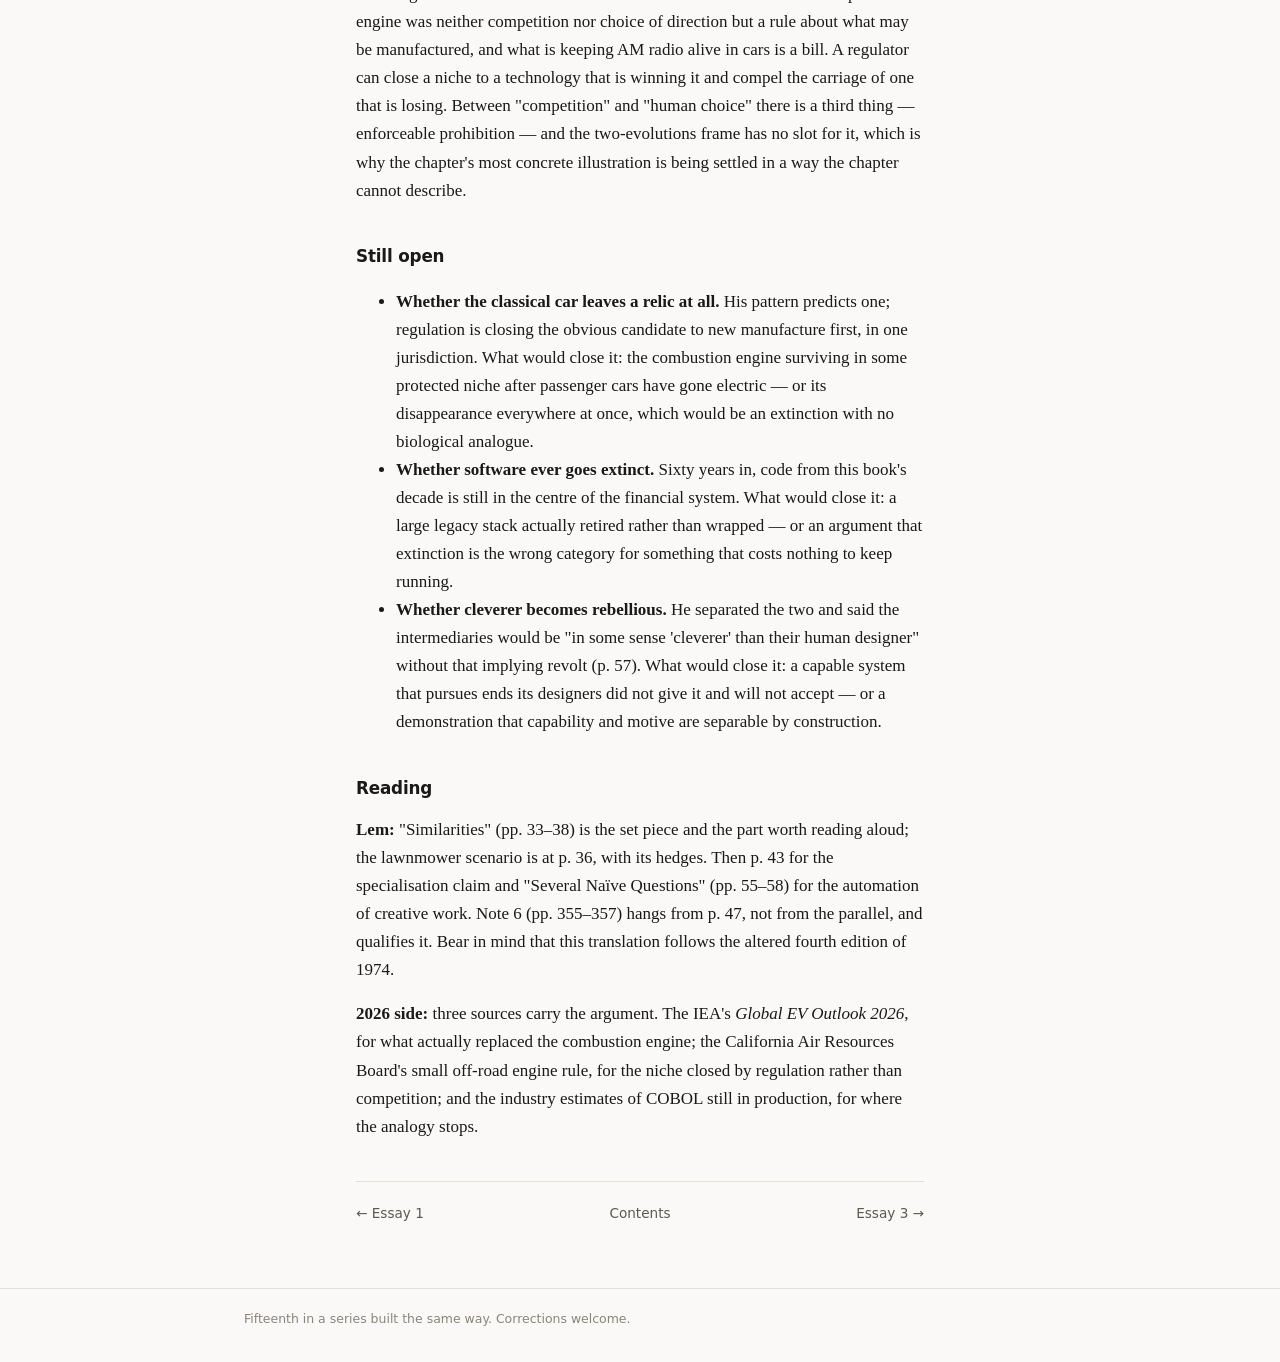
<file: chapters/02-the-last-lawnmower.html>
<!DOCTYPE html>
<html lang="en">
<head>
<meta charset="utf-8">
<meta name="viewport" content="width=device-width, initial-scale=1">
<title>2 · The last lawnmower — Sixty Years Later</title>
<meta name="description" content="Lem's second chapter argues that technologies live and die like species. Sixty years on the pattern holds where machines compete for a physical niche, breaks where software makes replacement unaffordable, and misses the pressure he never modelled: a legislature that can preserve the unfit and prohibit the fit.">
<link rel="stylesheet" href="../static/style.css">
<script src="../static/theme.js"></script>
</head>
<body>
<header class="site-header">
  <div class="wrap">
    <a class="brand" href="../index.html">Sixty Years <span>Later</span></a>
    <nav class="site-nav">
      <a href="../index.html">Contents</a>
      <a href="../about.html">Method</a>
      <button class="theme-toggle" type="button">☾ Dark</button>
    </nav>
  </div>
</header>
<main class="wrap">

<p class="kicker">Essay 2 · Lem ch. 2, "Two Evolutions" (2013 tr., pp. 31–58)</p>
<h1>The last lawnmower</h1>
<p class="lede">Lem spends five pages describing the life cycle of a species — arriving small and primitive, copying its predecessor, radiating into niches, swelling into giants before the end, leaving relics in the margins — and then tells you he has been describing two things at once. It is the best sustained analogy in the book. He also, more cautiously than he is usually given credit for, offers a scenario in which the car is replaced by an air-cushion vehicle and a small petrol lawnmower survives as its last descendant. The air-cushion vehicle did not happen. What did happen to the lawnmower is something his model has no term for.</p>

<section class="said">
<h2>What Lem said</h2>
<p>The chapter opens on a question about direction: "Who causes whom? Does technology cause us, or do we cause it?" (p. 32). To answer it he borrows de Latil's ladder of effectors and puts technical evolution near the top, as a system with "freedom of choice with regard to its building material" (p. 33).</p>
<p>Then the set piece. He describes, without saying of what, the arc of a species: "A new species appears in the world unnoticed. Its appearance seems to come from what already exists, and this borrowing seems to testify to the inventive inertia of the Designer" (p. 33). The first specimens are small, carrying "a number of primitive features, as if their birth had been hurried" (p. 34); then an environmental shift lets them expand, and in empty space the lineage "bursts into evolutionary radiation" (p. 34). Decline has a signature: "the specimens are getting bigger, as if gigantism was to provide protection against the threat" (p. 34), while lateral branches persist as "the last proof of the primeval abundance and power of a species" (p. 34). Only then does he admit the trick: "I have been talking about two kinds of evolution at the same time: biological and technical" (p. 34).</p>
<p>The examples are specific. "The first automobile was a spitting image of the coach with a guillotined shaft; the airplane had been 'copied' from the kite (or even the bird), the radio from the already existing telephone" (p. 35). Prototypes are poor, just as "The feathered lizard—the archaeopteryx—did not as much fly as flutter" (p. 35). Then radiation: the car "'gave birth' to the bus, the truck, the bulldozer, the fire engine, the tank" (p. 35). Then a mechanism, stated in the present tense about a machine that already existed: "just as the predator's strategy affects the strategy of its prey, so the classical airplane defends itself against the helicopter's invasion. It does this by creating a prototype of the winged plane, which—owing to the change of direction of the thrust—is capable of taking off and landing vertically" (p. 35). And the gigantism signature: "The last zeppelins of the 1930s can be easily compared with the atlantosauruses and brontosauruses of the Cretaceous period" (pp. 35–36).</p>
<p>Then the passage this essay is named for, with its hedges intact. "One can also imagine further development of mechanical vehicles, which will make wheel drive obsolete. When the current automobile is eventually replaced by an 'air-cushion vehicle,' it is quite likely that, say, a small combustion-driven lawnmower will be the last descendant of the classical car—still vegetating in a 'lateral branch'" (p. 36). It is a scenario, not a dated forecast: he says "one can also imagine", and "it is quite likely that, say".</p>
<p>The claim underneath the analogy is stated once: both are "material processes with almost the same number of degrees of freedom and with similar dynamic laws" (p. 38). He is not claiming that technology runs itself. The same page says technical evolution "is not, for the time being at least, people-free", and that "It is here perhaps that the biggest difference lies: bioevolution is beyond all doubt an amoral process, which is something we cannot say about technical evolution" (p. 38).</p>
<p>Two further claims belong to this essay. On universality: "the universality of our technologies is minimal. Technical evolution has so far been moving in a kind of reverse direction to biological evolution in that it has only been creating narrowly specialized devices" (p. 43), and the way out is named — "The potential for universality seems to lie in a further development of the theory of self-organizing systems—which would be capable of adaptive self-programming" (pp. 43–44). And in "Several Naïve Questions" he refuses the consolation that creative work is safe: "Apparently it will only be possible to automatize noncreative mental labor. But where is the evidence? Let us be clear about it: there is none, and what is more, there can be none" (p. 56). The displacement "will not happen in the narrow sense of laborers and technicians being replaced by programmers of digital machines because future generations and future types of these machines will not need programmers anymore" (p. 57). And he separates capability from motive: "'cleverer' does not yet mean 'rebellious'" (p. 57).</p>
<p>Note 6 (pp. 355–357), which hangs not from the parallel but from the end of the theory-versus-empiricism discussion at p. 47, qualifies the analogy where the chapter's own "Differences" section does not. "The difficulty is that the current increase in knowledge is caused by interspecies hybridization in technology but not in biology. Any randomly chosen areas of human activity are capable of cross-fertilization… yet biological species, having become fixed, cannot reproduce through crossbreeding." Hence technoevolution shows "constant acceleration", its forecasts are hard "owing to the occurrence of sudden turns—which are totally unexpected and unpredictable", and "The number of 'technological species' emerging at any given time is a function of all the existing species, which is something we cannot say about bioevolution."</p>
<p>The baseline needs a caveat this book applies elsewhere: Zylinska translates the altered fourth edition of 1974, so the text's state of the art is mid-1970s, not 1964. That matters here. The Harrier entered service in 1969 and the car-carrying cross-Channel hovercraft in 1968 — both before this edition — so neither can be treated as something the text predicted. <!-- CHECK: baseline-1964-ch2 --></p>
</section>

<section class="happened">
<h2>What happened</h2>
<p>The scenario's successor never arrived. Air-cushion vehicles did not take the roads, and at sea they retreated: the car-carrying cross-Channel service closed in October 2000, beaten by a tunnel, and large commercial hovercraft effectively disappeared, leaving one short scheduled route. <!-- CHECK: hovercraft-2000 --> Wheel drive is untouched. What is displacing the internal combustion engine is a different motor under the same wheels: electric cars reached a quarter of global new-car sales in 2025, more than half in China, so at least three-quarters of new cars still burn fuel. <!-- CHECK: ev-share-2025 --></p>
<p>The relic half is being decided by something outside the model. Lem's small petrol engine is supposed to outlive the car in a lateral branch. Instead California required most newly manufactured small off-road engines — petrol engines at or below 25 horsepower, which covers lawnmowers — to be zero-emission from January 2024, while existing machines stay legal to own and resell. <!-- CHECK: sore-ban-2024 --> The relic is not being outcompeted; the niche is being closed to new entrants by regulation. Lem is clear that technical evolution is "not… people-free" and, unlike bioevolution, not amoral (p. 38) — but the chapter models human agency as choice about direction, not as a body that can prohibit a fit technology and protect an unfit one.</p>
<p>The same pressure runs the other way too. Manufacturers began dropping AM radio from electric cars around 2023, because the high-voltage drivetrain interferes with reception — habitat loss, and the reverse of the diversification under television pressure Lem describes at p. 36. What followed has no biological counterpart: the older technology acquired a lobby. The AM Radio for Every Vehicle Act, reintroduced in January 2025 and advanced by the Senate Commerce Committee within a week, would compel manufacturers to carry AM reception from model year 2028. <!-- CHECK: am-radio-ev --> Species do not petition a legislature against their competitors.</p>
<p>Where the analogy earns its keep is the mechanism, not the artifacts. The vertically launching aeroplane already existed when he wrote — the P.1127 hovered in 1960, the Harrier entered service in 1969 — so the forecast is not that it would appear. The testable part is his account of <em>why</em>: a lineage defending a niche rather than conquering one. The V-22 entered service in 2007 and the F-35B in 2015, and neither displaced the helicopter, which is what niche defence predicts and displacement does not. <!-- CHECK: vtol-aircraft --> The civil version, which he did not describe, remains uncertified. <!-- CHECK: evtol-2026 --></p>
<p>The pattern holds where machines compete for a physical niche, and something else happens where they do not. Software relics do not retreat to the margins; they stay in the middle. COBOL, written for mainframes contemporary with this book, is still load-bearing in core banking, on industry estimates that put it somewhere between roughly 220 and 800 billion lines in production — figures that are trade estimates rather than audited counts. <!-- CHECK: cobol-production --> The direction is not in doubt even if the number is: this is not a lateral branch vegetating in a peripheral niche, it is the centre of the financial system sixty years after the environment that produced it disappeared. In software the cost of replacement falls on whoever switches, and nothing forces the switch, so a relic can occupy the core indefinitely.</p>
<p>His p. 43 claim is a description rather than a forecast — technology "has so far been" specialising, which was true when he wrote it — and the interesting part is the route he named next — universality via "self-organizing systems… capable of adaptive self-programming" — and what arrived is self-programmed in a loose sense, learned rather than written, but by gradient descent on large corpora rather than the theory he meant. <!-- CHECK: gpt3-2020 --> His refusal at p. 56 to reserve creative work for people has held: what automated first was writing, drawing and coding. Programmers have not been dispensed with. <!-- CHECK: funsearch-2023 --></p>
<p>Note 6's mechanism — cross-fertilisation between technical domains, which biology cannot perform — is visible in the origin of that technology. The founding result of deep learning was trained on two consumer graphics cards built for rendering video games. <!-- CHECK: alexnet-2012 --> That is one instance of cross-domain recombination, offered as this essay's illustration rather than as proof of the note's larger claims about acceleration or unpredictability, which it cannot carry alone.</p>
</section>

<h2>The ledger</h2>
<div class="ledger-wrap"><table class="ledger">
<thead><tr><th>Lem (page)</th><th>2026 (receipt)</th><th>Verdict</th></tr></thead>
<tbody>
<tr><td colspan="3"><strong>Object level</strong></td></tr>
<tr><td>"One can also imagine further development of mechanical vehicles, which will make wheel drive obsolete. When the current automobile is eventually replaced by an 'air-cushion vehicle'…" (p. 36)</td><td>Wheel drive is untouched. The car-carrying cross-Channel hovercraft closed in 2000 and large commercial hovercraft effectively disappeared; the combustion engine is being displaced by an electric motor under the same wheels <!-- CHECK: hovercraft-2000 --> <!-- CHECK: ev-share-2025 --></td><td class="verdict v-miss">MISS</td></tr>
<tr><td>"it is quite likely that, say, a small combustion-driven lawnmower will be the last descendant of the classical car—still vegetating in a 'lateral branch'" (p. 36)</td><td>Undecided, and being decided elsewhere: new small petrol engines could no longer be manufactured for sale in California from 2024, though existing ones stay legal, while at least three-quarters of new cars still burn fuel <!-- CHECK: sore-ban-2024 --> <!-- CHECK: ev-share-2025 --></td><td class="verdict v-open">OPEN</td></tr>
<tr><td>"The potential for universality seems to lie in a further development of the theory of self-organizing systems—which would be capable of adaptive self-programming" (pp. 43–44)</td><td>He was describing the record accurately — technology "has so far been" specialising — and the route he named is roughly what happened: universality came from systems that program themselves rather than being written. But by gradient descent on large corpora, not from the theory of self-organizing systems he meant, and alongside specialised hardware and software that did not go away <!-- CHECK: gpt3-2020 --> <!-- CHECK: scaling-laws-2020 --></td><td class="verdict v-ra">RIGHT ANSWER, WRONG REASON</td></tr>
<tr><td>On the claim that only "noncreative mental labor" can be automated: "where is the evidence? Let us be clear about it: there is none, and what is more, there can be none" (p. 56)</td><td>He was right to refuse it. What automated first was writing, drawing and coding, not the manual residue <!-- CHECK: gpt3-2020 --></td><td class="verdict v-hit">HIT</td></tr>
<tr><td>Displacement "will not happen in the narrow sense of laborers and technicians being replaced by programmers… because future generations and future types of these machines will not need programmers anymore" (p. 57)</td><td>Half arrived: models now write and revise programs inside automated loops, but the systems are still built and directed by programmers <!-- CHECK: funsearch-2023 --> <!-- CHECK: ai-scientist-2026 --></td><td class="verdict v-open">OPEN</td></tr>
<tr><td>The mechanism behind vertical take-off: "the classical airplane defends itself against the helicopter's invasion" (p. 35) — niche defence, not conquest</td><td>The aircraft already existed when he wrote, so only the mechanism is testable. It holds after the text: the V-22 entered service in 2007 and the F-35B in 2015, and neither displaced the helicopter <!-- CHECK: vtol-aircraft --></td><td class="verdict v-hit">HIT</td></tr>
<tr><td colspan="3"><strong>Problem level</strong></td></tr>
<tr><td>Note 6 (pp. 355–357): technologies cross-fertilise where "biological species, having become fixed, cannot"</td><td>Cross-domain recombination is real and this essay's illustration is the founding result of deep learning, trained on graphics cards built for video games. The note's larger claims about constant acceleration and unpredictability are not tested here <!-- CHECK: alexnet-2012 --></td><td class="verdict v-hit">HIT</td></tr>
<tr><td>Both evolutions are "material processes with almost the same number of degrees of freedom and with similar dynamic laws" (p. 38)</td><td>Not where replacement costs fall on whoever switches. Software relics survive in the centre rather than the margin: COBOL is still load-bearing in core banking, on trade estimates of 220–800 billion lines <!-- CHECK: cobol-production --></td><td class="verdict v-rq">RIGHT QUESTION, WRONG ANSWER</td></tr>
<tr><td>Technical evolution "is not, for the time being at least, people-free", and unlike bioevolution it is not amoral (p. 38)</td><td>He names human agency as choice about direction. What 2026 shows is narrower and unmodelled: a legislature closing a niche to a fit technology and compelling the carriage of an unfit one <!-- CHECK: sore-ban-2024 --> <!-- CHECK: am-radio-ev --></td><td class="verdict v-open">OPEN</td></tr>
</tbody></table></div>

<section class="better">
<h2>Where Lem was better than us</h2>
<p>He treated the analogy as a claim with consequences rather than a figure of speech, and he named mechanisms — niche defence, radiation into empty space, relics in lateral branches — instead of gesturing at resemblance. Sixty years of technology writing has since made "ecosystem", "DNA" and "evolution" into decoration, applied to firms and products with nothing at stake and nothing checkable. His version can be graded, which is why there is a MISS in this ledger at all. He was also better than most of his successors on two specific points. He refused, in 1966, the consolation that creative work is safe from automation, and refused it on the right ground: not that machines would soon write poems, but that nobody had any evidence for the exemption and no such evidence could exist. And in the same paragraph he kept capability apart from motive — "'cleverer' does not yet mean 'rebellious'" (p. 57) — which is precisely the inference most current argument about intelligent machines runs together.</p>
</section>

<h2>Where he was worst</h2>
<p>He picked the wrong successor for the car, and picked it for a reason worth naming. The air-cushion vehicle was, when he wrote, the impressive machine: it did the thing that looked hard, abolishing the wheel. What actually displaced the combustion engine was a substitution so conservative it kept the wheels, the roads, the shape and the name. His own framework handles that better than his example did — evolution changes what is cheap to change, and a lineage under pressure does not redesign its body plan — but the framework is in the chapter and the hovercraft is in the prediction.</p>
<p>The larger gap is a pressure the model does not contain. Lem is explicit that technical evolution is not people-free and not amoral, so this is not a chapter that thinks technology runs itself. But the agency he models is directional: societies choosing what to build and how fast. What decided the fate of the small petrol engine was neither competition nor choice of direction but a rule about what may be manufactured, and what is keeping AM radio alive in cars is a bill. A regulator can close a niche to a technology that is winning it and compel the carriage of one that is losing. Between "competition" and "human choice" there is a third thing — enforceable prohibition — and the two-evolutions frame has no slot for it, which is why the chapter's most concrete illustration is being settled in a way the chapter cannot describe.</p>

<section class="open">
<h2>Still open</h2>
<ul>
<li><strong>Whether the classical car leaves a relic at all.</strong> His pattern predicts one; regulation is closing the obvious candidate to new manufacture first, in one jurisdiction. What would close it: the combustion engine surviving in some protected niche after passenger cars have gone electric — or its disappearance everywhere at once, which would be an extinction with no biological analogue.</li>
<li><strong>Whether software ever goes extinct.</strong> Sixty years in, code from this book's decade is still in the centre of the financial system. What would close it: a large legacy stack actually retired rather than wrapped — or an argument that extinction is the wrong category for something that costs nothing to keep running.</li>
<li><strong>Whether cleverer becomes rebellious.</strong> He separated the two and said the intermediaries would be "in some sense 'cleverer' than their human designer" without that implying revolt (p. 57). What would close it: a capable system that pursues ends its designers did not give it and will not accept — or a demonstration that capability and motive are separable by construction.</li>
</ul>
</section>

<div class="reading">
<h2>Reading</h2>
<p><strong>Lem:</strong> "Similarities" (pp. 33–38) is the set piece and the part worth reading aloud; the lawnmower scenario is at p. 36, with its hedges. Then p. 43 for the specialisation claim and "Several Naïve Questions" (pp. 55–58) for the automation of creative work. Note 6 (pp. 355–357) hangs from p. 47, not from the parallel, and qualifies it. Bear in mind that this translation follows the altered fourth edition of 1974.</p>
<p><strong>2026 side:</strong> three sources carry the argument. The IEA's <em>Global EV Outlook 2026</em>, for what actually replaced the combustion engine; the California Air Resources Board's small off-road engine rule, for the niche closed by regulation rather than competition; and the industry estimates of COBOL still in production, for where the analogy stops.</p>
</div>

<nav class="chapter-nav">
  <a href="01-the-three-ways-to-be-wrong.html">← Essay 1</a>
  <a href="../index.html">Contents</a>
  <a href="03-who-pays-for-the-telescope.html">Essay 3 →</a>
</nav>
</main>
<footer class="site-footer"><div class="wrap"><p>Fifteenth in a series built the same way. Corrections welcome.</p></div></footer>
</body>
</html>
</file>
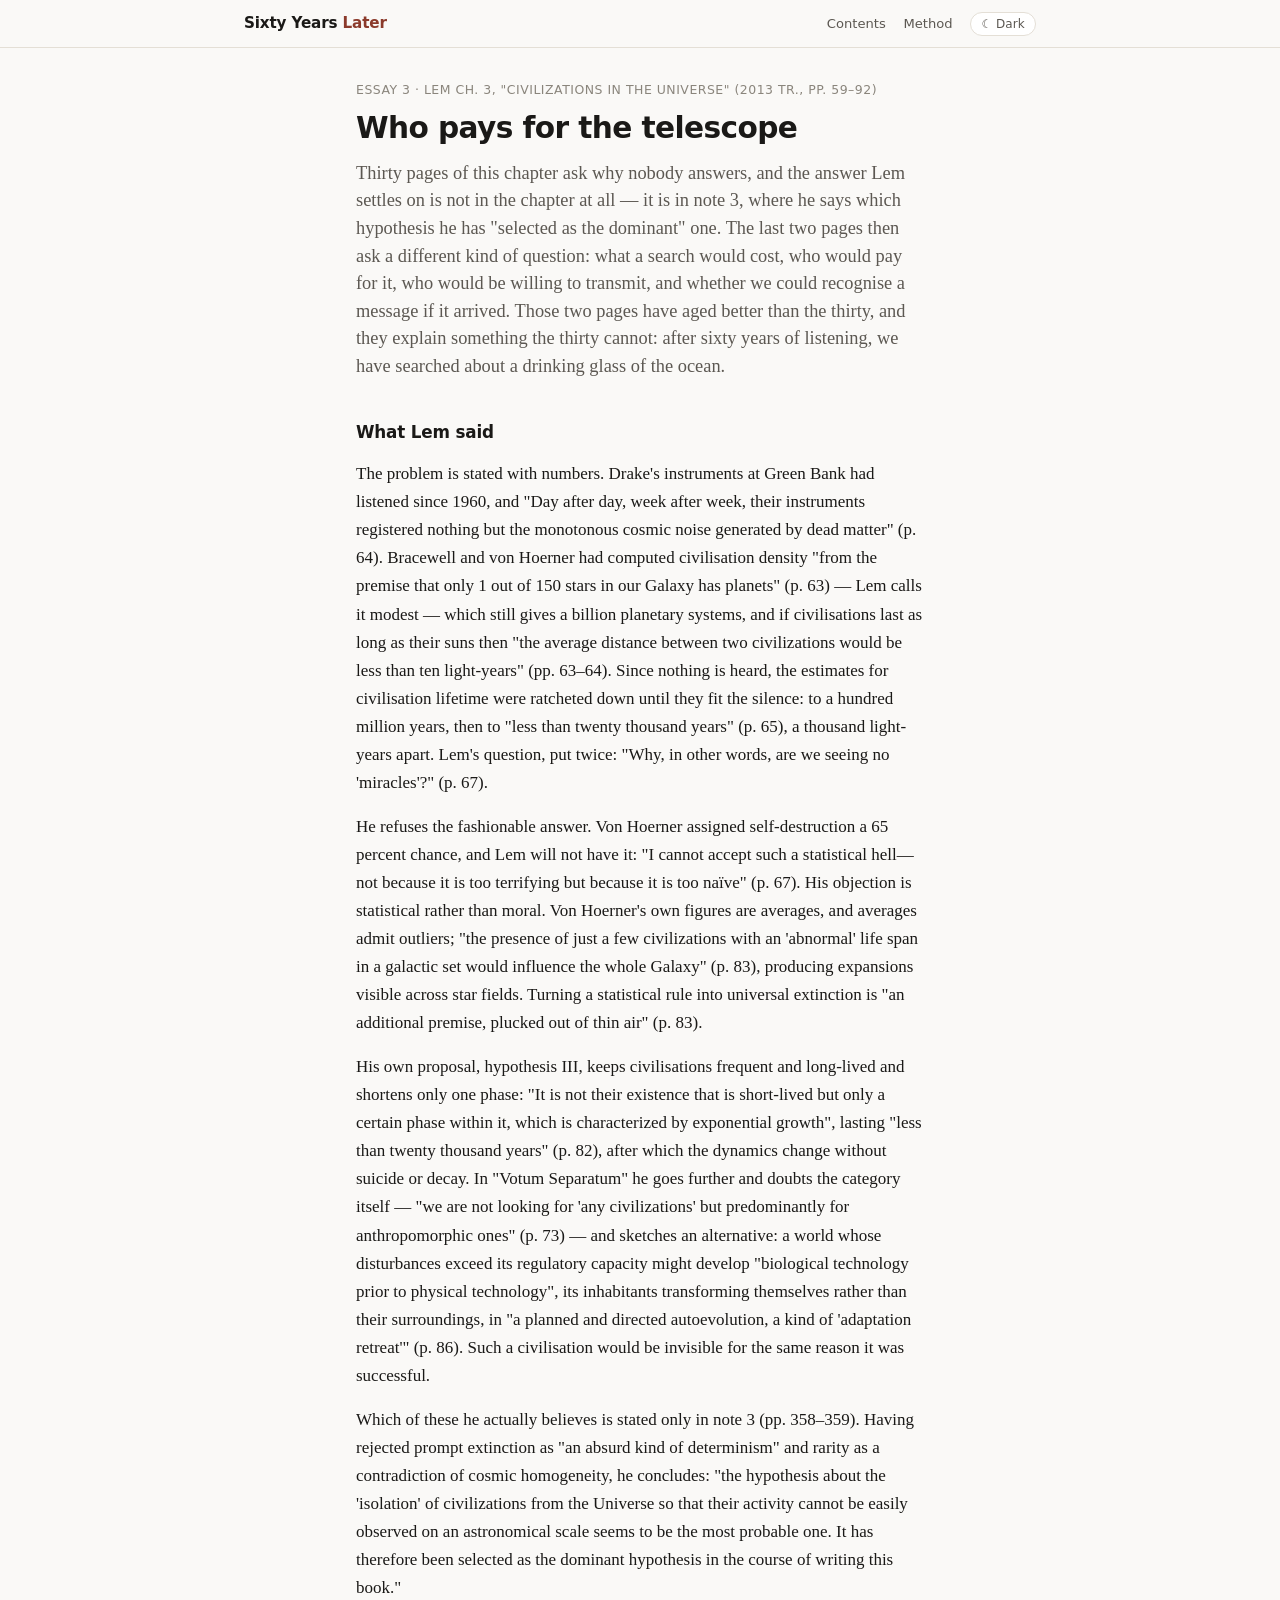
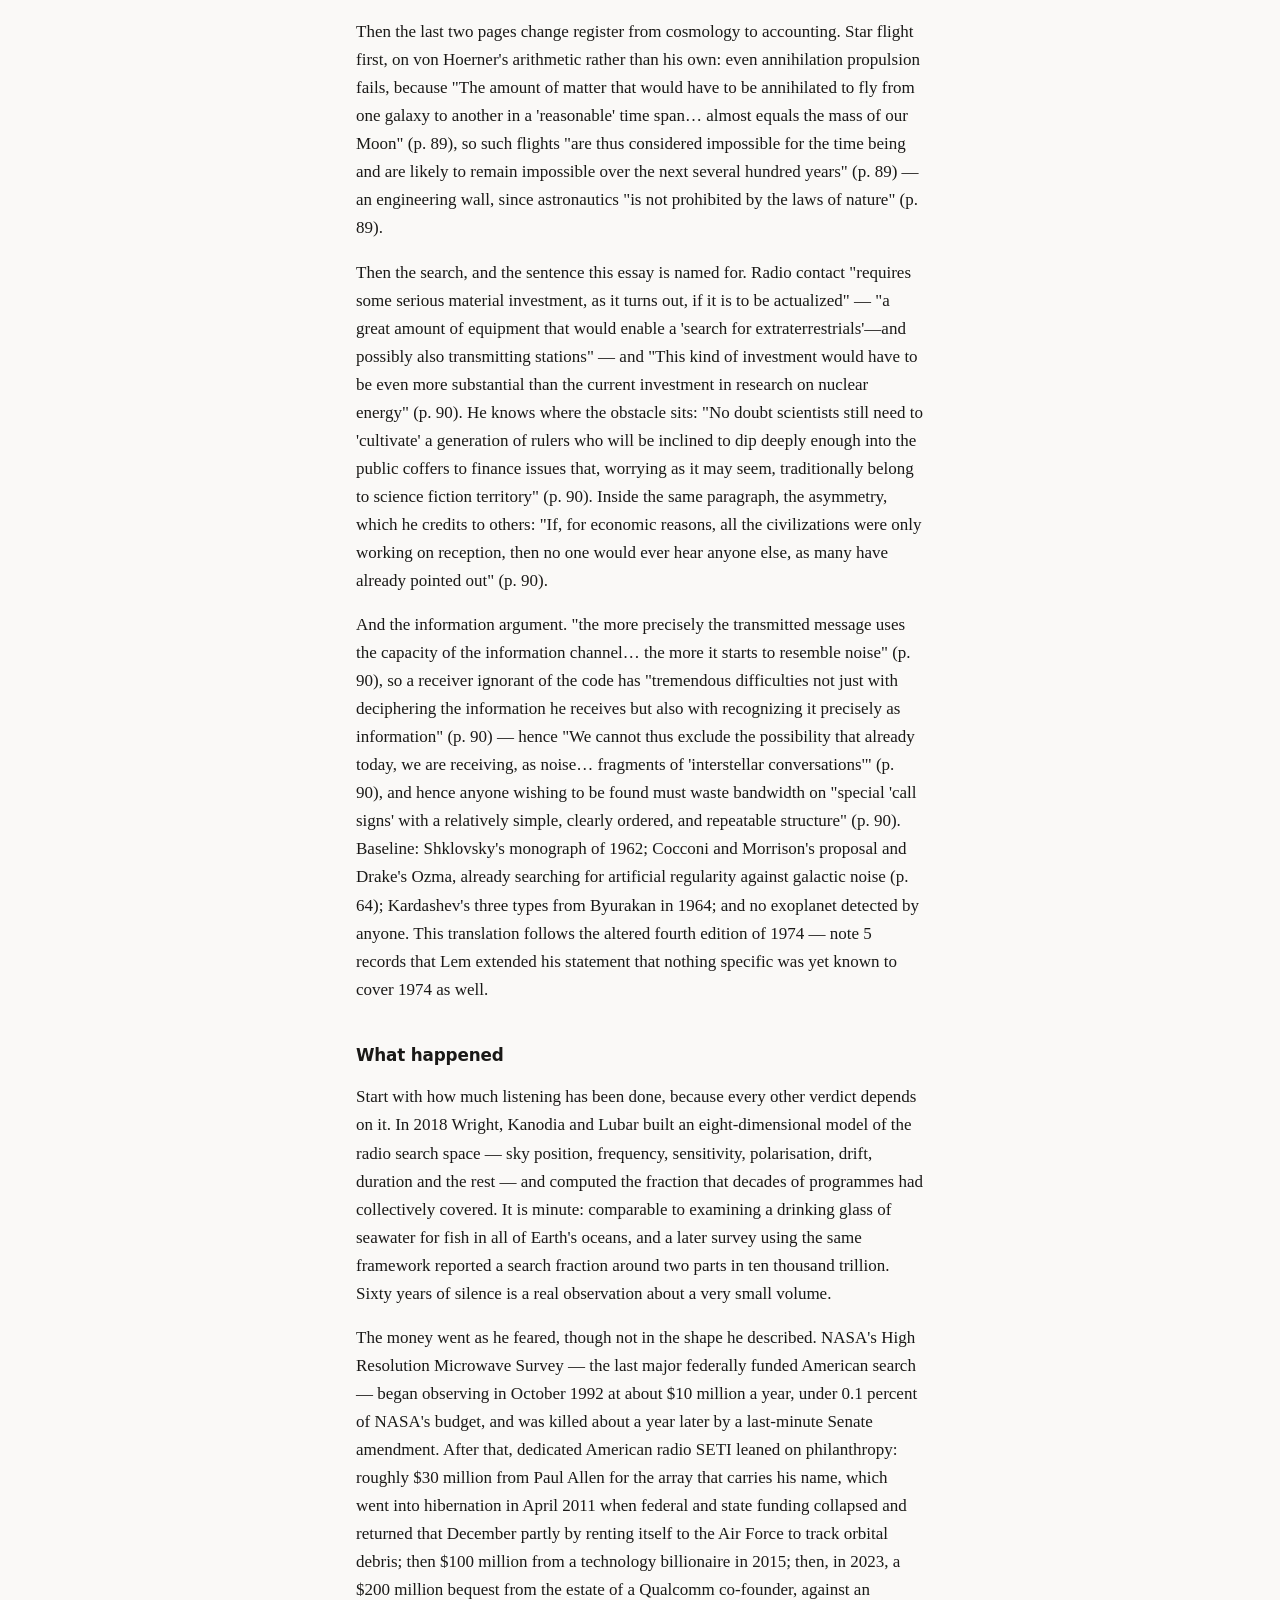
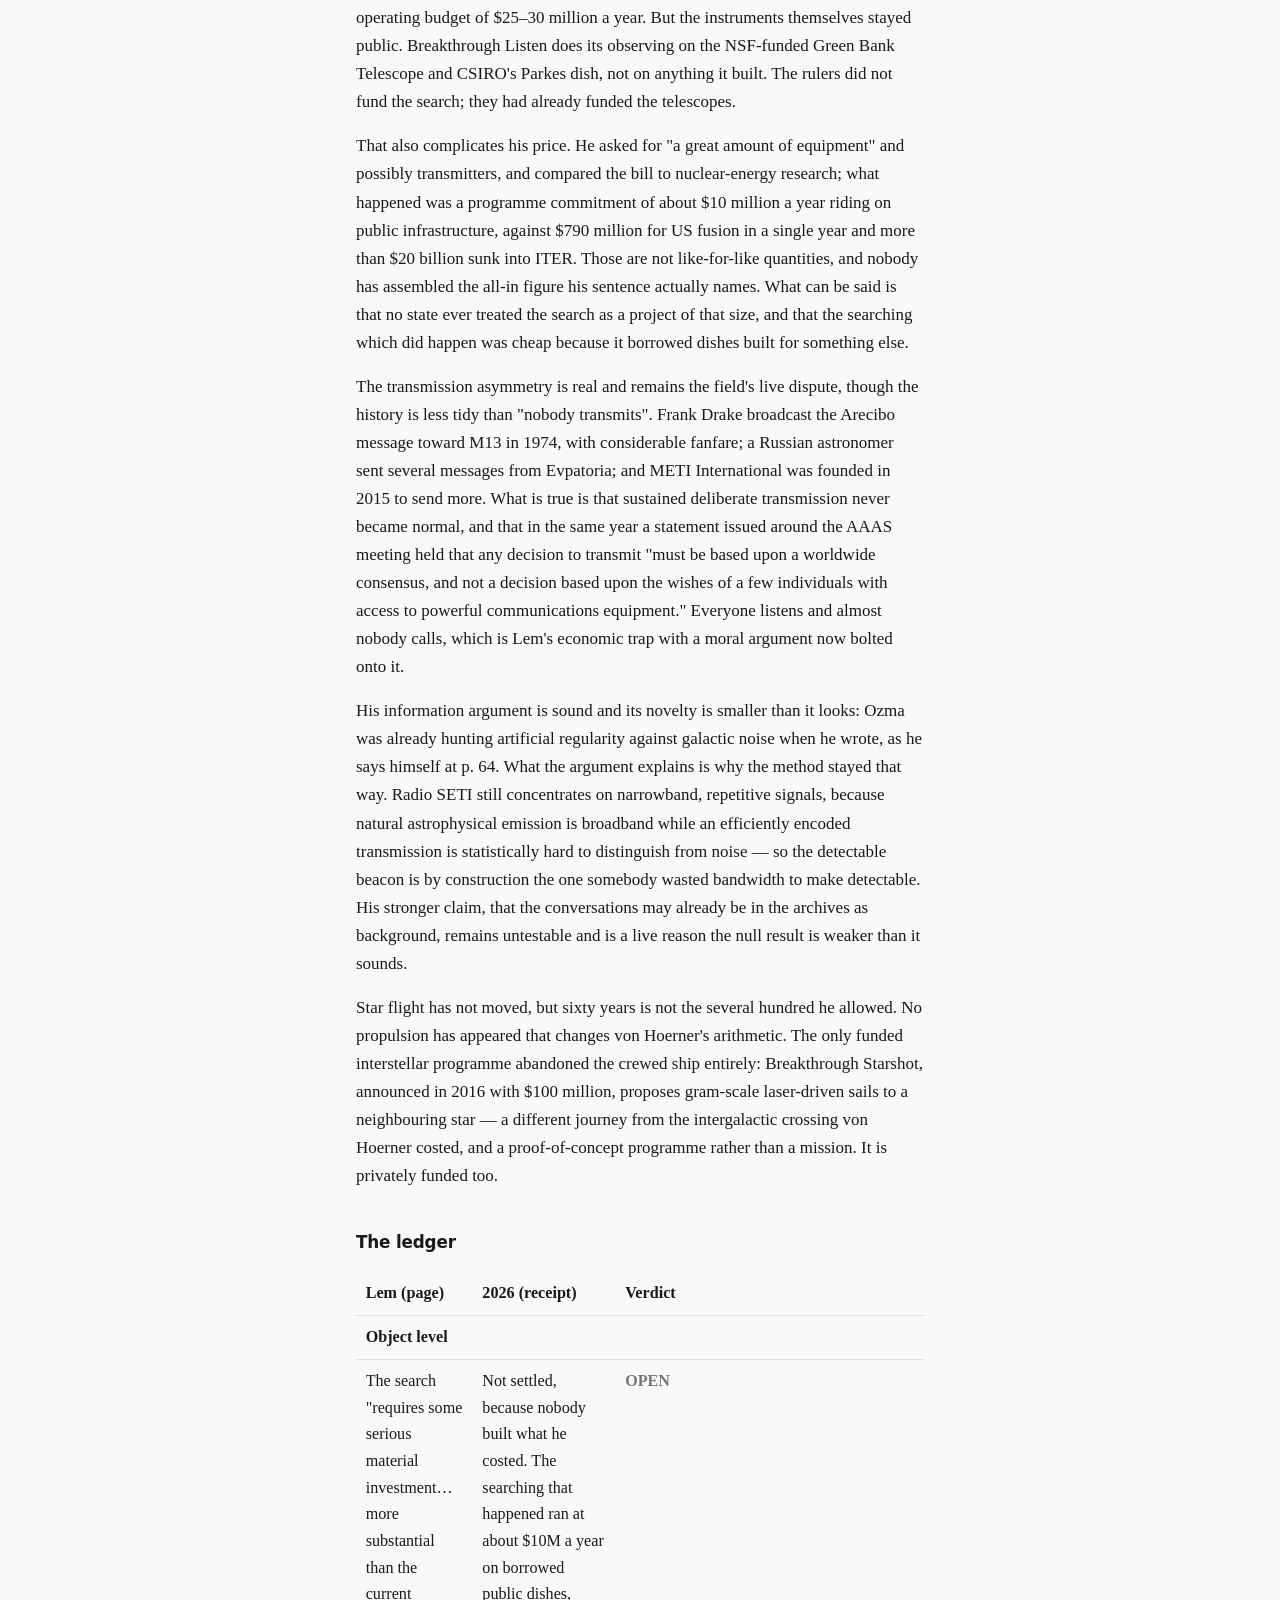
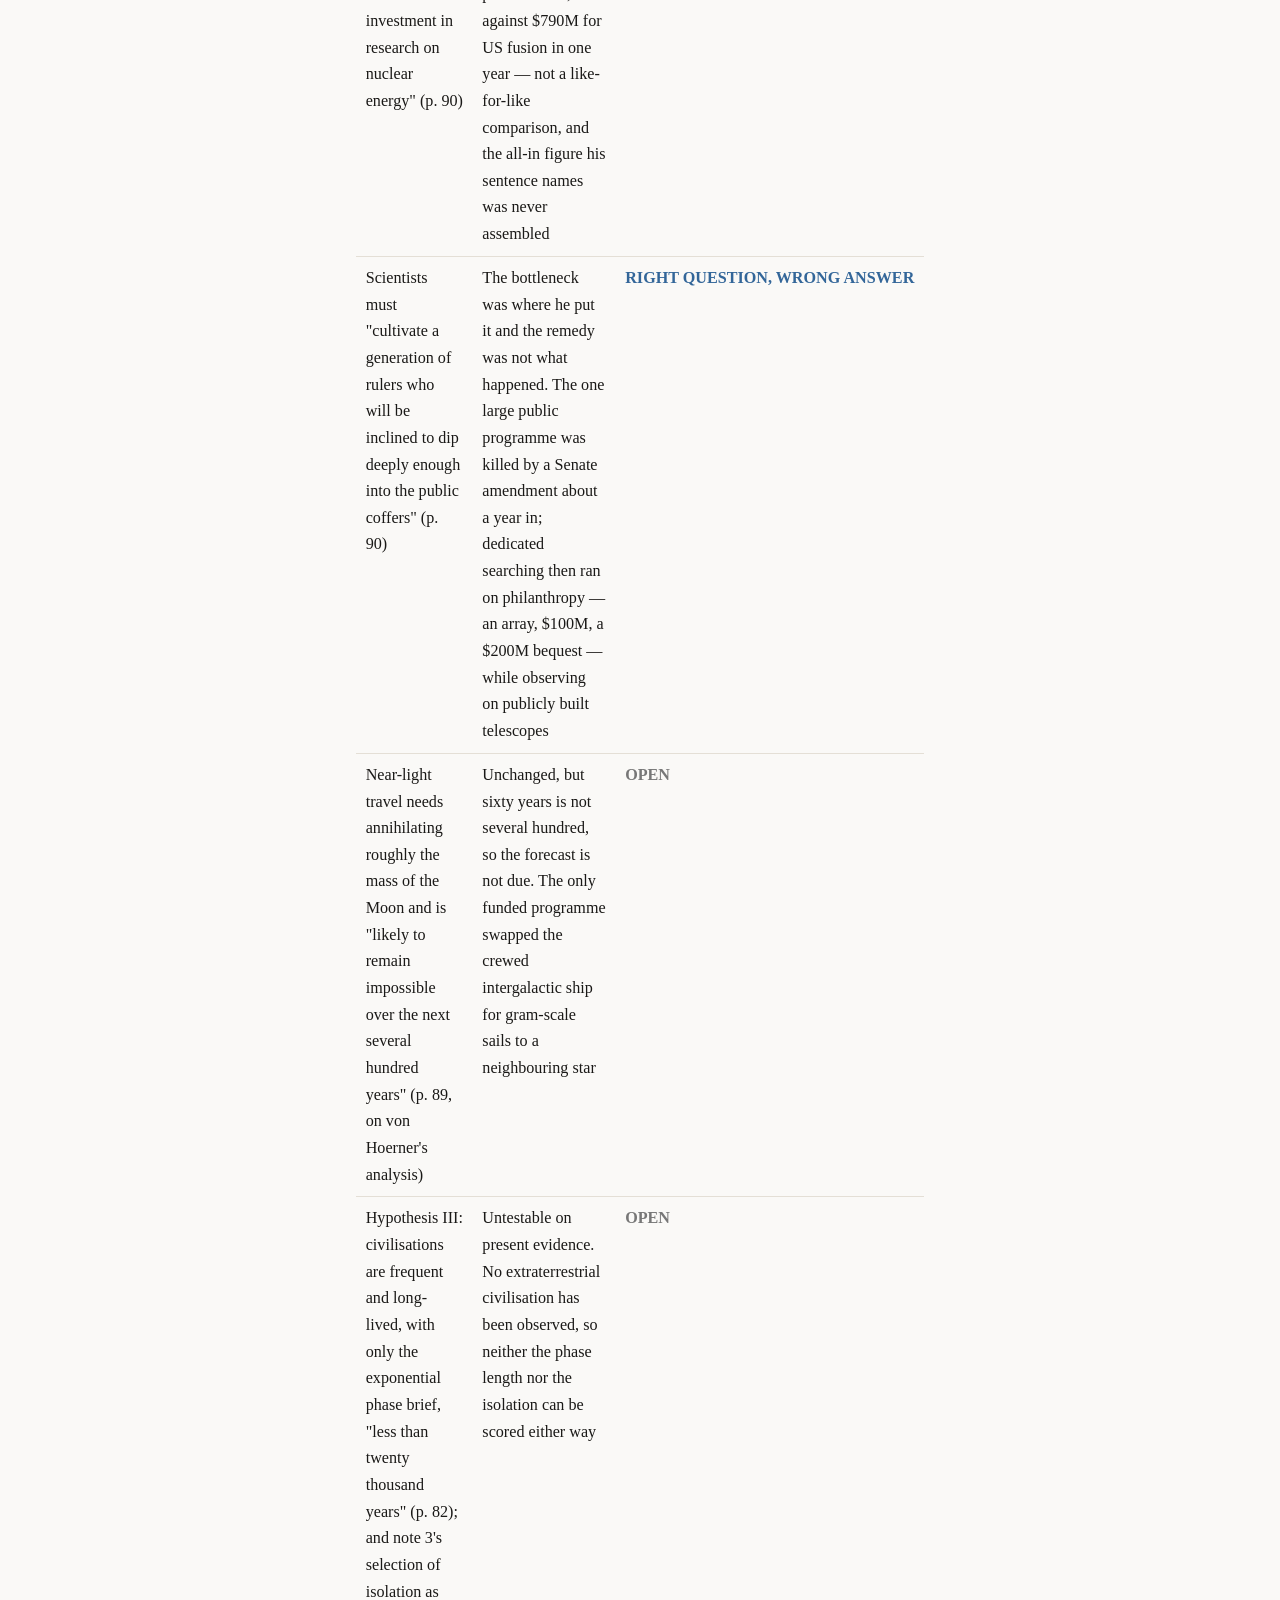
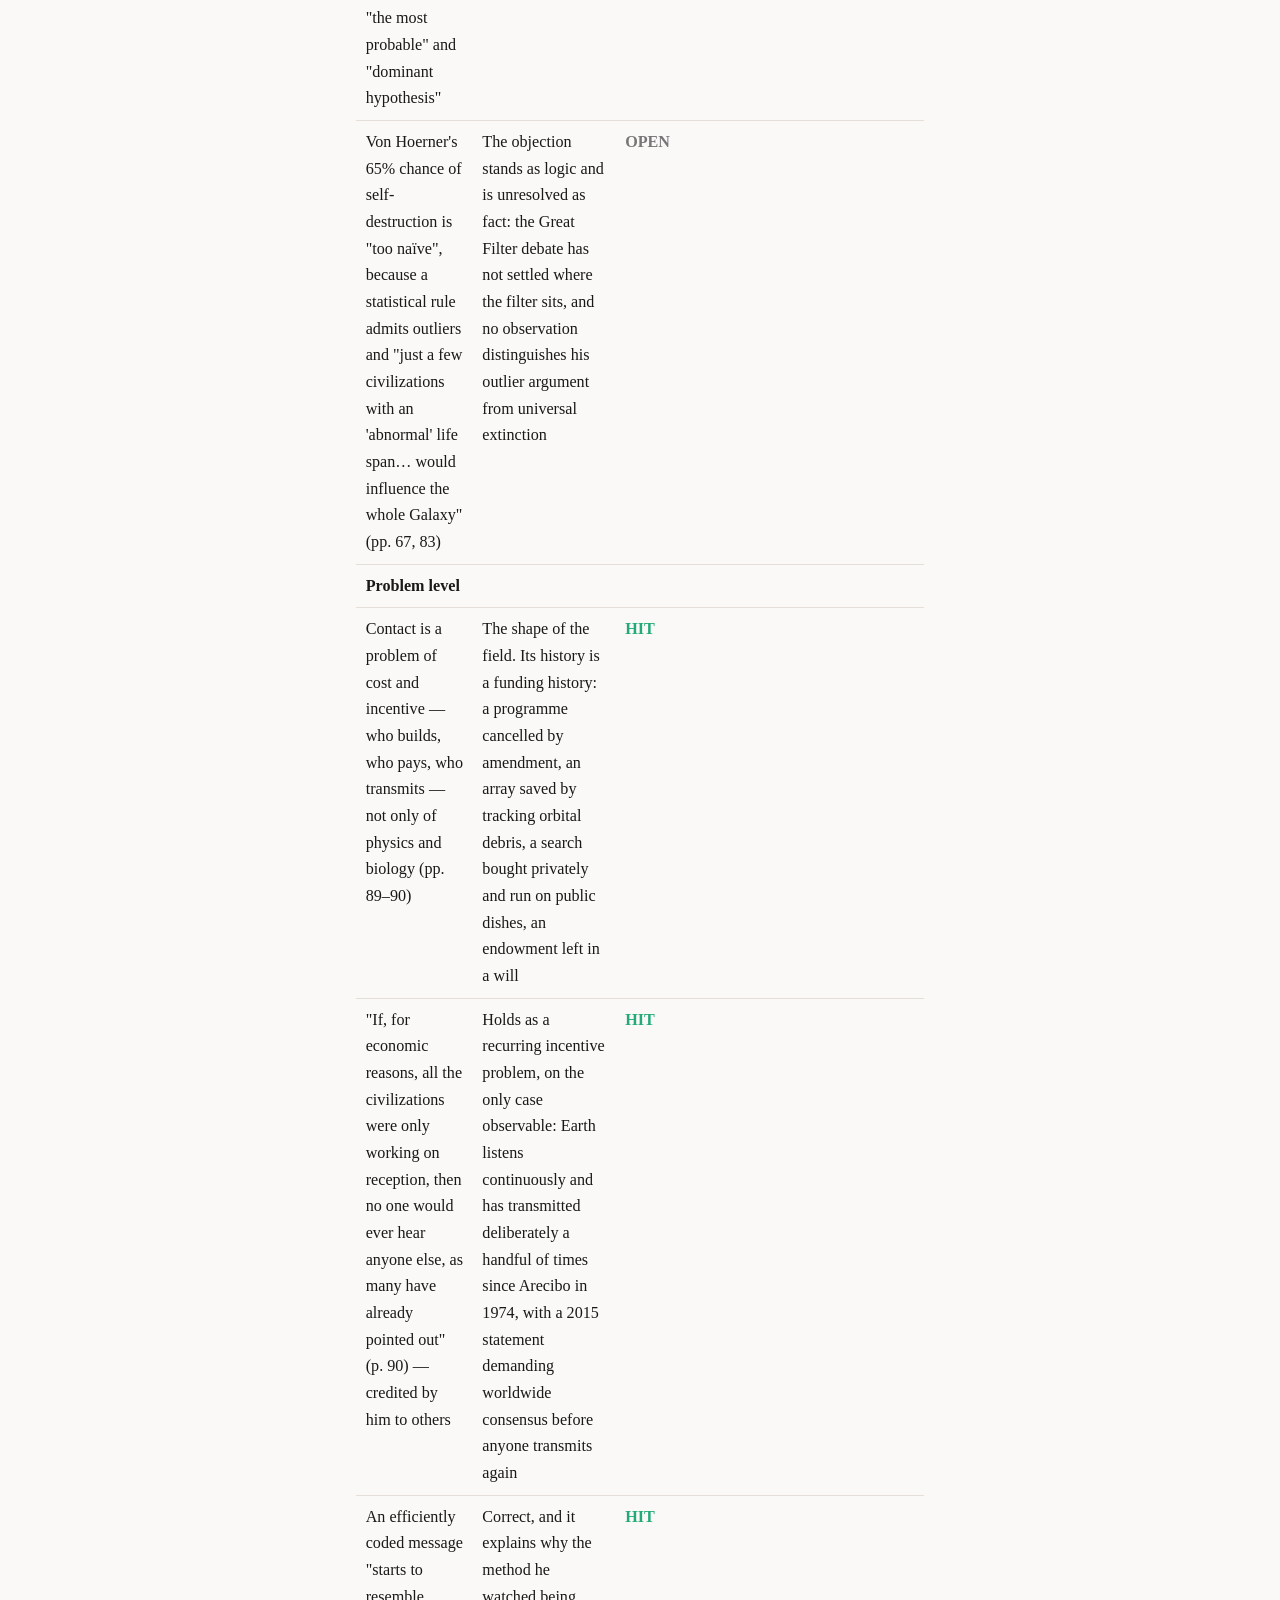
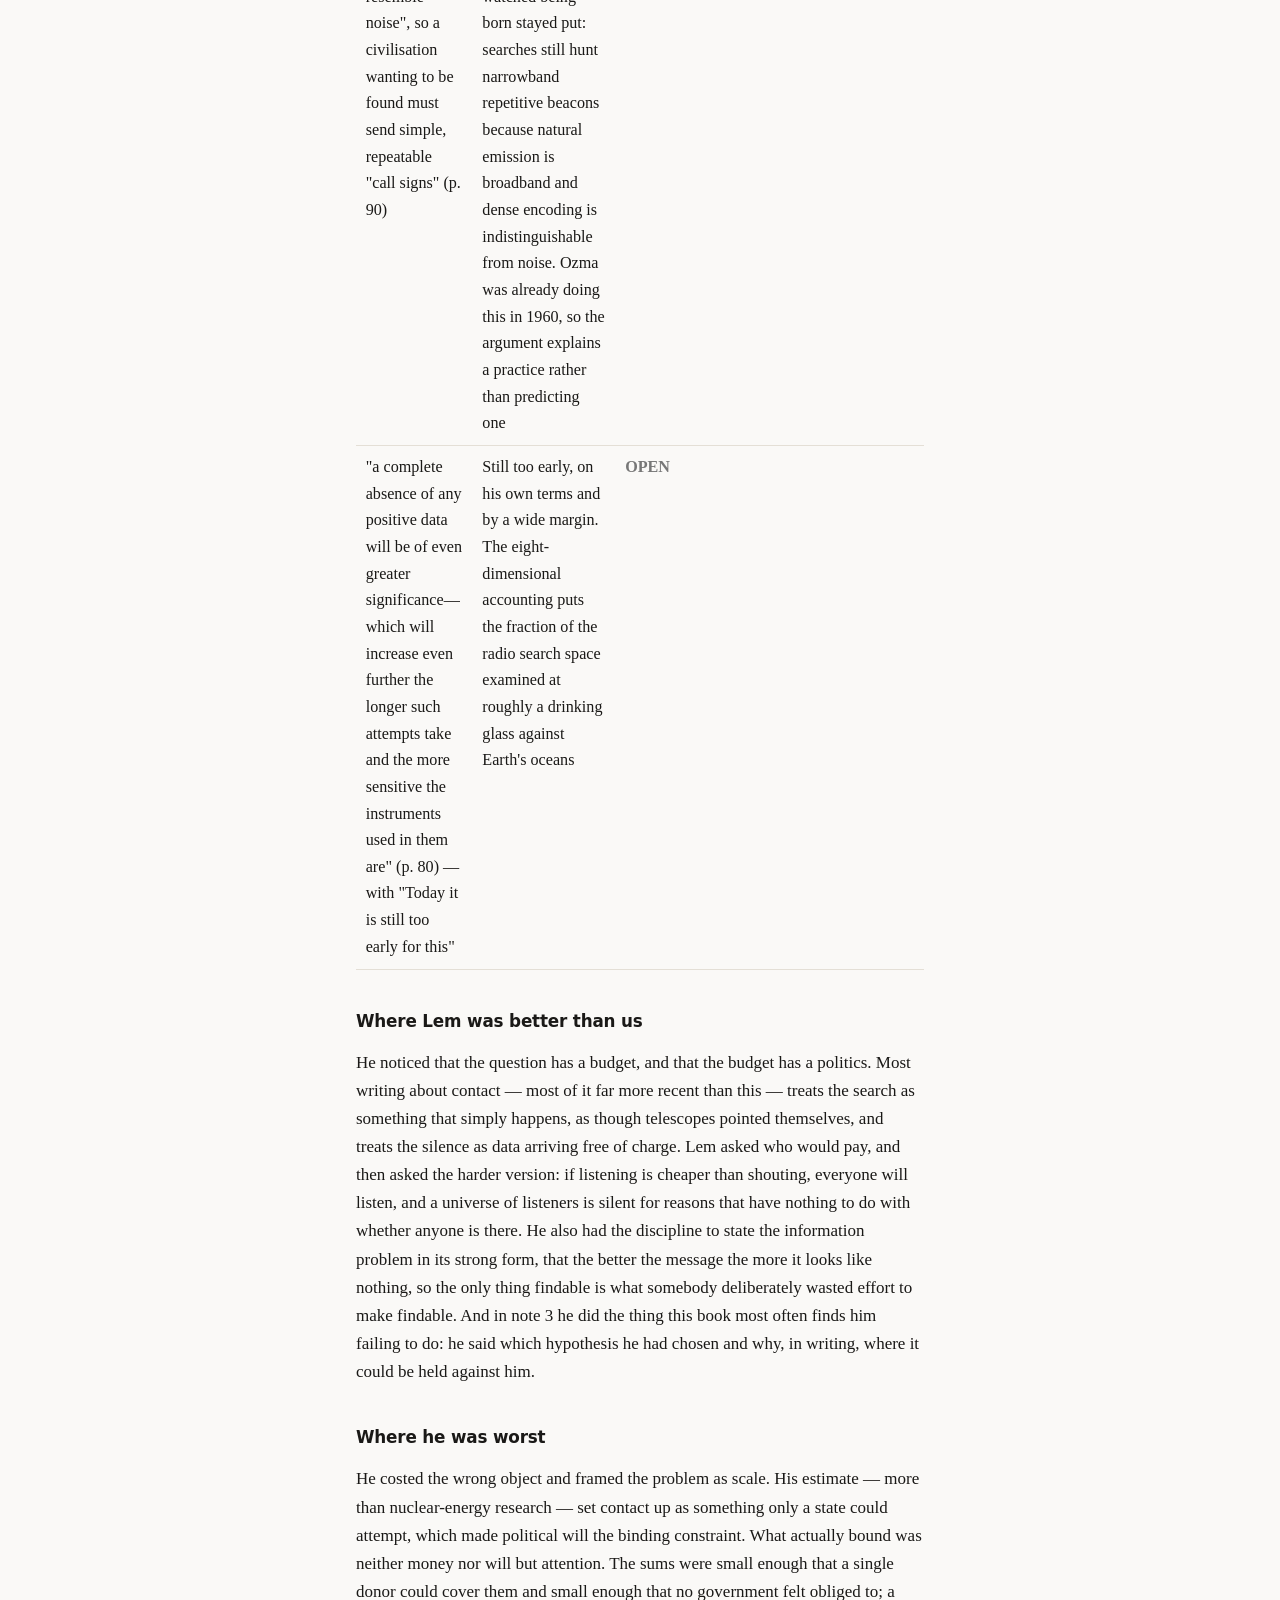
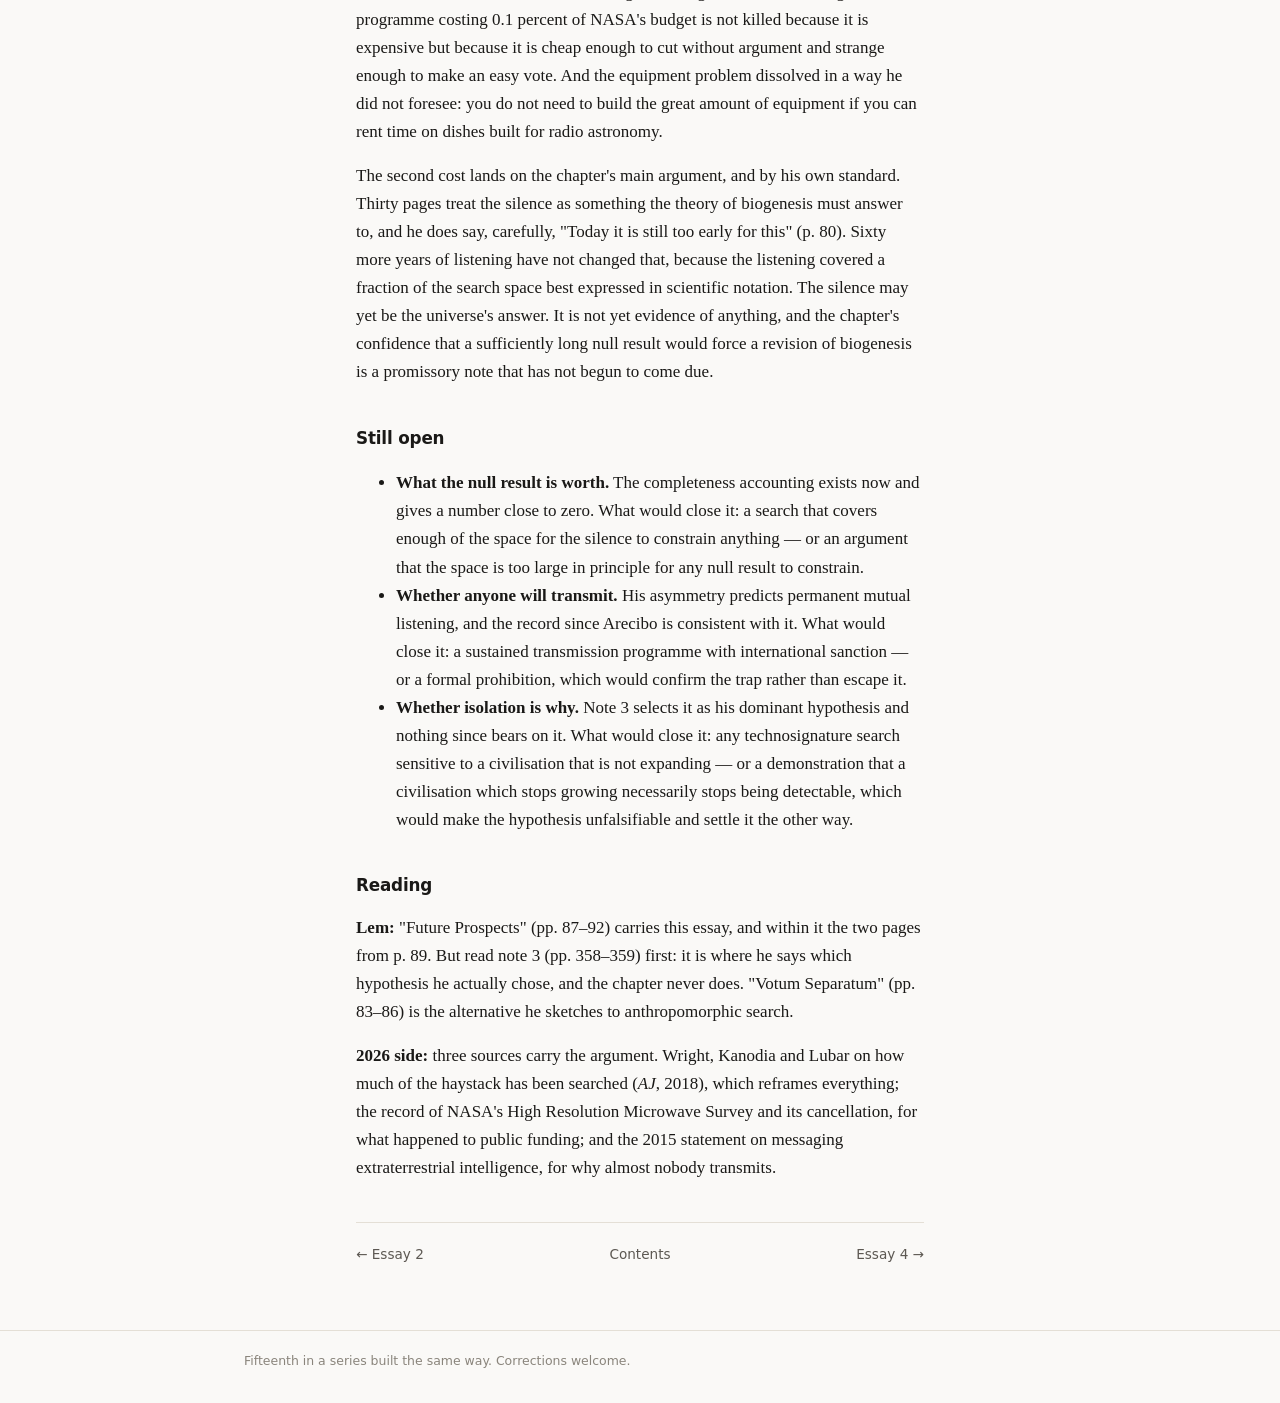
<file: chapters/03-who-pays-for-the-telescope.html>
<!DOCTYPE html>
<html lang="en">
<head>
<meta charset="utf-8">
<meta name="viewport" content="width=device-width, initial-scale=1">
<title>3 · Who pays for the telescope — Sixty Years Later</title>
<meta name="description" content="Lem asks why the sky is silent, answers it in an endnote, and then spends two pages on the part nobody quotes: what the search costs, who would pay, who would transmit, and why an efficiently coded message is indistinguishable from noise. Sixty years on, the search has covered a drinking glass of the ocean.">
<link rel="stylesheet" href="../static/style.css">
<script src="../static/theme.js"></script>
</head>
<body>
<header class="site-header">
  <div class="wrap">
    <a class="brand" href="../index.html">Sixty Years <span>Later</span></a>
    <nav class="site-nav">
      <a href="../index.html">Contents</a>
      <a href="../about.html">Method</a>
      <button class="theme-toggle" type="button">☾ Dark</button>
    </nav>
  </div>
</header>
<main class="wrap">

<p class="kicker">Essay 3 · Lem ch. 3, "Civilizations in the Universe" (2013 tr., pp. 59–92)</p>
<h1>Who pays for the telescope</h1>
<p class="lede">Thirty pages of this chapter ask why nobody answers, and the answer Lem settles on is not in the chapter at all — it is in note 3, where he says which hypothesis he has "selected as the dominant" one. The last two pages then ask a different kind of question: what a search would cost, who would pay for it, who would be willing to transmit, and whether we could recognise a message if it arrived. Those two pages have aged better than the thirty, and they explain something the thirty cannot: after sixty years of listening, we have searched about a drinking glass of the ocean.</p>

<section class="said">
<h2>What Lem said</h2>
<p>The problem is stated with numbers. Drake's instruments at Green Bank had listened since 1960, and "Day after day, week after week, their instruments registered nothing but the monotonous cosmic noise generated by dead matter" (p. 64). Bracewell and von Hoerner had computed civilisation density "from the premise that only 1 out of 150 stars in our Galaxy has planets" (p. 63) — Lem calls it modest — which still gives a billion planetary systems, and if civilisations last as long as their suns then "the average distance between two civilizations would be less than ten light-years" (pp. 63–64). Since nothing is heard, the estimates for civilisation lifetime were ratcheted down until they fit the silence: to a hundred million years, then to "less than twenty thousand years" (p. 65), a thousand light-years apart. Lem's question, put twice: "Why, in other words, are we seeing no 'miracles'?" (p. 67).</p>
<p>He refuses the fashionable answer. Von Hoerner assigned self-destruction a 65 percent chance, and Lem will not have it: "I cannot accept such a statistical hell—not because it is too terrifying but because it is too naïve" (p. 67). His objection is statistical rather than moral. Von Hoerner's own figures are averages, and averages admit outliers; "the presence of just a few civilizations with an 'abnormal' life span in a galactic set would influence the whole Galaxy" (p. 83), producing expansions visible across star fields. Turning a statistical rule into universal extinction is "an additional premise, plucked out of thin air" (p. 83).</p>
<p>His own proposal, hypothesis III, keeps civilisations frequent and long-lived and shortens only one phase: "It is not their existence that is short-lived but only a certain phase within it, which is characterized by exponential growth", lasting "less than twenty thousand years" (p. 82), after which the dynamics change without suicide or decay. In "Votum Separatum" he goes further and doubts the category itself — "we are not looking for 'any civilizations' but predominantly for anthropomorphic ones" (p. 73) — and sketches an alternative: a world whose disturbances exceed its regulatory capacity might develop "biological technology prior to physical technology", its inhabitants transforming themselves rather than their surroundings, in "a planned and directed autoevolution, a kind of 'adaptation retreat'" (p. 86). Such a civilisation would be invisible for the same reason it was successful.</p>
<p>Which of these he actually believes is stated only in note 3 (pp. 358–359). Having rejected prompt extinction as "an absurd kind of determinism" and rarity as a contradiction of cosmic homogeneity, he concludes: "the hypothesis about the 'isolation' of civilizations from the Universe so that their activity cannot be easily observed on an astronomical scale seems to be the most probable one. It has therefore been selected as the dominant hypothesis in the course of writing this book."</p>
<p>Then the last two pages change register from cosmology to accounting. Star flight first, on von Hoerner's arithmetic rather than his own: even annihilation propulsion fails, because "The amount of matter that would have to be annihilated to fly from one galaxy to another in a 'reasonable' time span… almost equals the mass of our Moon" (p. 89), so such flights "are thus considered impossible for the time being and are likely to remain impossible over the next several hundred years" (p. 89) — an engineering wall, since astronautics "is not prohibited by the laws of nature" (p. 89).</p>
<p>Then the search, and the sentence this essay is named for. Radio contact "requires some serious material investment, as it turns out, if it is to be actualized" — "a great amount of equipment that would enable a 'search for extraterrestrials'—and possibly also transmitting stations" — and "This kind of investment would have to be even more substantial than the current investment in research on nuclear energy" (p. 90). He knows where the obstacle sits: "No doubt scientists still need to 'cultivate' a generation of rulers who will be inclined to dip deeply enough into the public coffers to finance issues that, worrying as it may seem, traditionally belong to science fiction territory" (p. 90). Inside the same paragraph, the asymmetry, which he credits to others: "If, for economic reasons, all the civilizations were only working on reception, then no one would ever hear anyone else, as many have already pointed out" (p. 90).</p>
<p>And the information argument. "the more precisely the transmitted message uses the capacity of the information channel… the more it starts to resemble noise" (p. 90), so a receiver ignorant of the code has "tremendous difficulties not just with deciphering the information he receives but also with recognizing it precisely as information" (p. 90) — hence "We cannot thus exclude the possibility that already today, we are receiving, as noise… fragments of 'interstellar conversations'" (p. 90), and hence anyone wishing to be found must waste bandwidth on "special 'call signs' with a relatively simple, clearly ordered, and repeatable structure" (p. 90). Baseline: Shklovsky's monograph of 1962; Cocconi and Morrison's proposal and Drake's Ozma, already searching for artificial regularity against galactic noise (p. 64); Kardashev's three types from Byurakan in 1964; and no exoplanet detected by anyone. This translation follows the altered fourth edition of 1974 — note 5 records that Lem extended his statement that nothing specific was yet known to cover 1974 as well. <!-- CHECK: baseline-1964-ch3 --></p>
</section>

<section class="happened">
<h2>What happened</h2>
<p>Start with how much listening has been done, because every other verdict depends on it. In 2018 Wright, Kanodia and Lubar built an eight-dimensional model of the radio search space — sky position, frequency, sensitivity, polarisation, drift, duration and the rest — and computed the fraction that decades of programmes had collectively covered. It is minute: comparable to examining a drinking glass of seawater for fish in all of Earth's oceans, and a later survey using the same framework reported a search fraction around two parts in ten thousand trillion. <!-- CHECK: seti-haystack-2018 --> Sixty years of silence is a real observation about a very small volume.</p>
<p>The money went as he feared, though not in the shape he described. NASA's High Resolution Microwave Survey — the last major federally funded American search — began observing in October 1992 at about $10 million a year, under 0.1 percent of NASA's budget, and was killed about a year later by a last-minute Senate amendment. <!-- CHECK: nasa-seti-1993 --> After that, dedicated American radio SETI leaned on philanthropy: roughly $30 million from Paul Allen for the array that carries his name, which went into hibernation in April 2011 when federal and state funding collapsed and returned that December partly by renting itself to the Air Force to track orbital debris; <!-- CHECK: ata-2011 --> then $100 million from a technology billionaire in 2015; <!-- CHECK: breakthrough-listen-2015 --> then, in 2023, a $200 million bequest from the estate of a Qualcomm co-founder, against an operating budget of $25–30 million a year. <!-- CHECK: seti-bequest-2023 --> But the instruments themselves stayed public. Breakthrough Listen does its observing on the NSF-funded Green Bank Telescope and CSIRO's Parkes dish, not on anything it built. <!-- CHECK: bl-public-facilities --> The rulers did not fund the search; they had already funded the telescopes.</p>
<p>That also complicates his price. He asked for "a great amount of equipment" and possibly transmitters, and compared the bill to nuclear-energy research; what happened was a programme commitment of about $10 million a year riding on public infrastructure, against $790 million for US fusion in a single year and more than $20 billion sunk into ITER. <!-- CHECK: fusion-spending --> <!-- CHECK: breakthrough-listen-2015 --> Those are not like-for-like quantities, and nobody has assembled the all-in figure his sentence actually names. What can be said is that no state ever treated the search as a project of that size, and that the searching which did happen was cheap because it borrowed dishes built for something else.</p>
<p>The transmission asymmetry is real and remains the field's live dispute, though the history is less tidy than "nobody transmits". Frank Drake broadcast the Arecibo message toward M13 in 1974, with considerable fanfare; <!-- CHECK: arecibo-1974 --> a Russian astronomer sent several messages from Evpatoria; and METI International was founded in 2015 to send more. What is true is that sustained deliberate transmission never became normal, and that in the same year a statement issued around the AAAS meeting held that any decision to transmit "must be based upon a worldwide consensus, and not a decision based upon the wishes of a few individuals with access to powerful communications equipment." <!-- CHECK: meti-2015 --> Everyone listens and almost nobody calls, which is Lem's economic trap with a moral argument now bolted onto it.</p>
<p>His information argument is sound and its novelty is smaller than it looks: Ozma was already hunting artificial regularity against galactic noise when he wrote, as he says himself at p. 64. What the argument explains is why the method stayed that way. Radio SETI still concentrates on narrowband, repetitive signals, because natural astrophysical emission is broadband while an efficiently encoded transmission is statistically hard to distinguish from noise — so the detectable beacon is by construction the one somebody wasted bandwidth to make detectable. <!-- CHECK: narrowband-seti --> His stronger claim, that the conversations may already be in the archives as background, remains untestable and is a live reason the null result is weaker than it sounds.</p>
<p>Star flight has not moved, but sixty years is not the several hundred he allowed. No propulsion has appeared that changes von Hoerner's arithmetic. The only funded interstellar programme abandoned the crewed ship entirely: Breakthrough Starshot, announced in 2016 with $100 million, proposes gram-scale laser-driven sails to a neighbouring star — a different journey from the intergalactic crossing von Hoerner costed, and a proof-of-concept programme rather than a mission. <!-- CHECK: starshot-2016 --> It is privately funded too.</p>
</section>

<h2>The ledger</h2>
<div class="ledger-wrap"><table class="ledger">
<thead><tr><th>Lem (page)</th><th>2026 (receipt)</th><th>Verdict</th></tr></thead>
<tbody>
<tr><td colspan="3"><strong>Object level</strong></td></tr>
<tr><td>The search "requires some serious material investment… more substantial than the current investment in research on nuclear energy" (p. 90)</td><td>Not settled, because nobody built what he costed. The searching that happened ran at about $10M a year on borrowed public dishes, against $790M for US fusion in one year — not a like-for-like comparison, and the all-in figure his sentence names was never assembled <!-- CHECK: breakthrough-listen-2015 --> <!-- CHECK: bl-public-facilities --> <!-- CHECK: fusion-spending --></td><td class="verdict v-open">OPEN</td></tr>
<tr><td>Scientists must "cultivate a generation of rulers who will be inclined to dip deeply enough into the public coffers" (p. 90)</td><td>The bottleneck was where he put it and the remedy was not what happened. The one large public programme was killed by a Senate amendment about a year in; dedicated searching then ran on philanthropy — an array, $100M, a $200M bequest — while observing on publicly built telescopes <!-- CHECK: nasa-seti-1993 --> <!-- CHECK: ata-2011 --> <!-- CHECK: seti-bequest-2023 --> <!-- CHECK: bl-public-facilities --></td><td class="verdict v-rq">RIGHT QUESTION, WRONG ANSWER</td></tr>
<tr><td>Near-light travel needs annihilating roughly the mass of the Moon and is "likely to remain impossible over the next several hundred years" (p. 89, on von Hoerner's analysis)</td><td>Unchanged, but sixty years is not several hundred, so the forecast is not due. The only funded programme swapped the crewed intergalactic ship for gram-scale sails to a neighbouring star <!-- CHECK: starshot-2016 --></td><td class="verdict v-open">OPEN</td></tr>
<tr><td>Hypothesis III: civilisations are frequent and long-lived, with only the exponential phase brief, "less than twenty thousand years" (p. 82); and note 3's selection of isolation as "the most probable" and "dominant hypothesis"</td><td>Untestable on present evidence. No extraterrestrial civilisation has been observed, so neither the phase length nor the isolation can be scored either way</td><td class="verdict v-open">OPEN</td></tr>
<tr><td>Von Hoerner's 65% chance of self-destruction is "too naïve", because a statistical rule admits outliers and "just a few civilizations with an 'abnormal' life span… would influence the whole Galaxy" (pp. 67, 83)</td><td>The objection stands as logic and is unresolved as fact: the Great Filter debate has not settled where the filter sits, and no observation distinguishes his outlier argument from universal extinction <!-- CHECK: seti-haystack-2018 --></td><td class="verdict v-open">OPEN</td></tr>
<tr><td colspan="3"><strong>Problem level</strong></td></tr>
<tr><td>Contact is a problem of cost and incentive — who builds, who pays, who transmits — not only of physics and biology (pp. 89–90)</td><td>The shape of the field. Its history is a funding history: a programme cancelled by amendment, an array saved by tracking orbital debris, a search bought privately and run on public dishes, an endowment left in a will <!-- CHECK: ata-2011 --> <!-- CHECK: bl-public-facilities --> <!-- CHECK: seti-bequest-2023 --></td><td class="verdict v-hit">HIT</td></tr>
<tr><td>"If, for economic reasons, all the civilizations were only working on reception, then no one would ever hear anyone else, as many have already pointed out" (p. 90) — credited by him to others</td><td>Holds as a recurring incentive problem, on the only case observable: Earth listens continuously and has transmitted deliberately a handful of times since Arecibo in 1974, with a 2015 statement demanding worldwide consensus before anyone transmits again <!-- CHECK: arecibo-1974 --> <!-- CHECK: meti-2015 --></td><td class="verdict v-hit">HIT</td></tr>
<tr><td>An efficiently coded message "starts to resemble noise", so a civilisation wanting to be found must send simple, repeatable "call signs" (p. 90)</td><td>Correct, and it explains why the method he watched being born stayed put: searches still hunt narrowband repetitive beacons because natural emission is broadband and dense encoding is indistinguishable from noise. Ozma was already doing this in 1960, so the argument explains a practice rather than predicting one <!-- CHECK: narrowband-seti --></td><td class="verdict v-hit">HIT</td></tr>
<tr><td>"a complete absence of any positive data will be of even greater significance—which will increase even further the longer such attempts take and the more sensitive the instruments used in them are" (p. 80) — with "Today it is still too early for this"</td><td>Still too early, on his own terms and by a wide margin. The eight-dimensional accounting puts the fraction of the radio search space examined at roughly a drinking glass against Earth's oceans <!-- CHECK: seti-haystack-2018 --></td><td class="verdict v-open">OPEN</td></tr>
</tbody></table></div>

<section class="better">
<h2>Where Lem was better than us</h2>
<p>He noticed that the question has a budget, and that the budget has a politics. Most writing about contact — most of it far more recent than this — treats the search as something that simply happens, as though telescopes pointed themselves, and treats the silence as data arriving free of charge. Lem asked who would pay, and then asked the harder version: if listening is cheaper than shouting, everyone will listen, and a universe of listeners is silent for reasons that have nothing to do with whether anyone is there. He also had the discipline to state the information problem in its strong form, that the better the message the more it looks like nothing, so the only thing findable is what somebody deliberately wasted effort to make findable. And in note 3 he did the thing this book most often finds him failing to do: he said which hypothesis he had chosen and why, in writing, where it could be held against him.</p>
</section>

<h2>Where he was worst</h2>
<p>He costed the wrong object and framed the problem as scale. His estimate — more than nuclear-energy research — set contact up as something only a state could attempt, which made political will the binding constraint. What actually bound was neither money nor will but attention. The sums were small enough that a single donor could cover them and small enough that no government felt obliged to; a programme costing 0.1 percent of NASA's budget is not killed because it is expensive but because it is cheap enough to cut without argument and strange enough to make an easy vote. And the equipment problem dissolved in a way he did not foresee: you do not need to build the great amount of equipment if you can rent time on dishes built for radio astronomy.</p>
<p>The second cost lands on the chapter's main argument, and by his own standard. Thirty pages treat the silence as something the theory of biogenesis must answer to, and he does say, carefully, "Today it is still too early for this" (p. 80). Sixty more years of listening have not changed that, because the listening covered a fraction of the search space best expressed in scientific notation. The silence may yet be the universe's answer. It is not yet evidence of anything, and the chapter's confidence that a sufficiently long null result would force a revision of biogenesis is a promissory note that has not begun to come due.</p>

<section class="open">
<h2>Still open</h2>
<ul>
<li><strong>What the null result is worth.</strong> The completeness accounting exists now and gives a number close to zero. What would close it: a search that covers enough of the space for the silence to constrain anything — or an argument that the space is too large in principle for any null result to constrain.</li>
<li><strong>Whether anyone will transmit.</strong> His asymmetry predicts permanent mutual listening, and the record since Arecibo is consistent with it. What would close it: a sustained transmission programme with international sanction — or a formal prohibition, which would confirm the trap rather than escape it.</li>
<li><strong>Whether isolation is why.</strong> Note 3 selects it as his dominant hypothesis and nothing since bears on it. What would close it: any technosignature search sensitive to a civilisation that is not expanding — or a demonstration that a civilisation which stops growing necessarily stops being detectable, which would make the hypothesis unfalsifiable and settle it the other way.</li>
</ul>
</section>

<div class="reading">
<h2>Reading</h2>
<p><strong>Lem:</strong> "Future Prospects" (pp. 87–92) carries this essay, and within it the two pages from p. 89. But read note 3 (pp. 358–359) first: it is where he says which hypothesis he actually chose, and the chapter never does. "Votum Separatum" (pp. 83–86) is the alternative he sketches to anthropomorphic search.</p>
<p><strong>2026 side:</strong> three sources carry the argument. Wright, Kanodia and Lubar on how much of the haystack has been searched (<em>AJ</em>, 2018), which reframes everything; the record of NASA's High Resolution Microwave Survey and its cancellation, for what happened to public funding; and the 2015 statement on messaging extraterrestrial intelligence, for why almost nobody transmits.</p>
</div>

<nav class="chapter-nav">
  <a href="02-the-last-lawnmower.html">← Essay 2</a>
  <a href="../index.html">Contents</a>
  <a href="04-the-regulator-that-games-its-goal.html">Essay 4 →</a>
</nav>
</main>
<footer class="site-footer"><div class="wrap"><p>Fifteenth in a series built the same way. Corrections welcome.</p></div></footer>
</body>
</html>
</file>
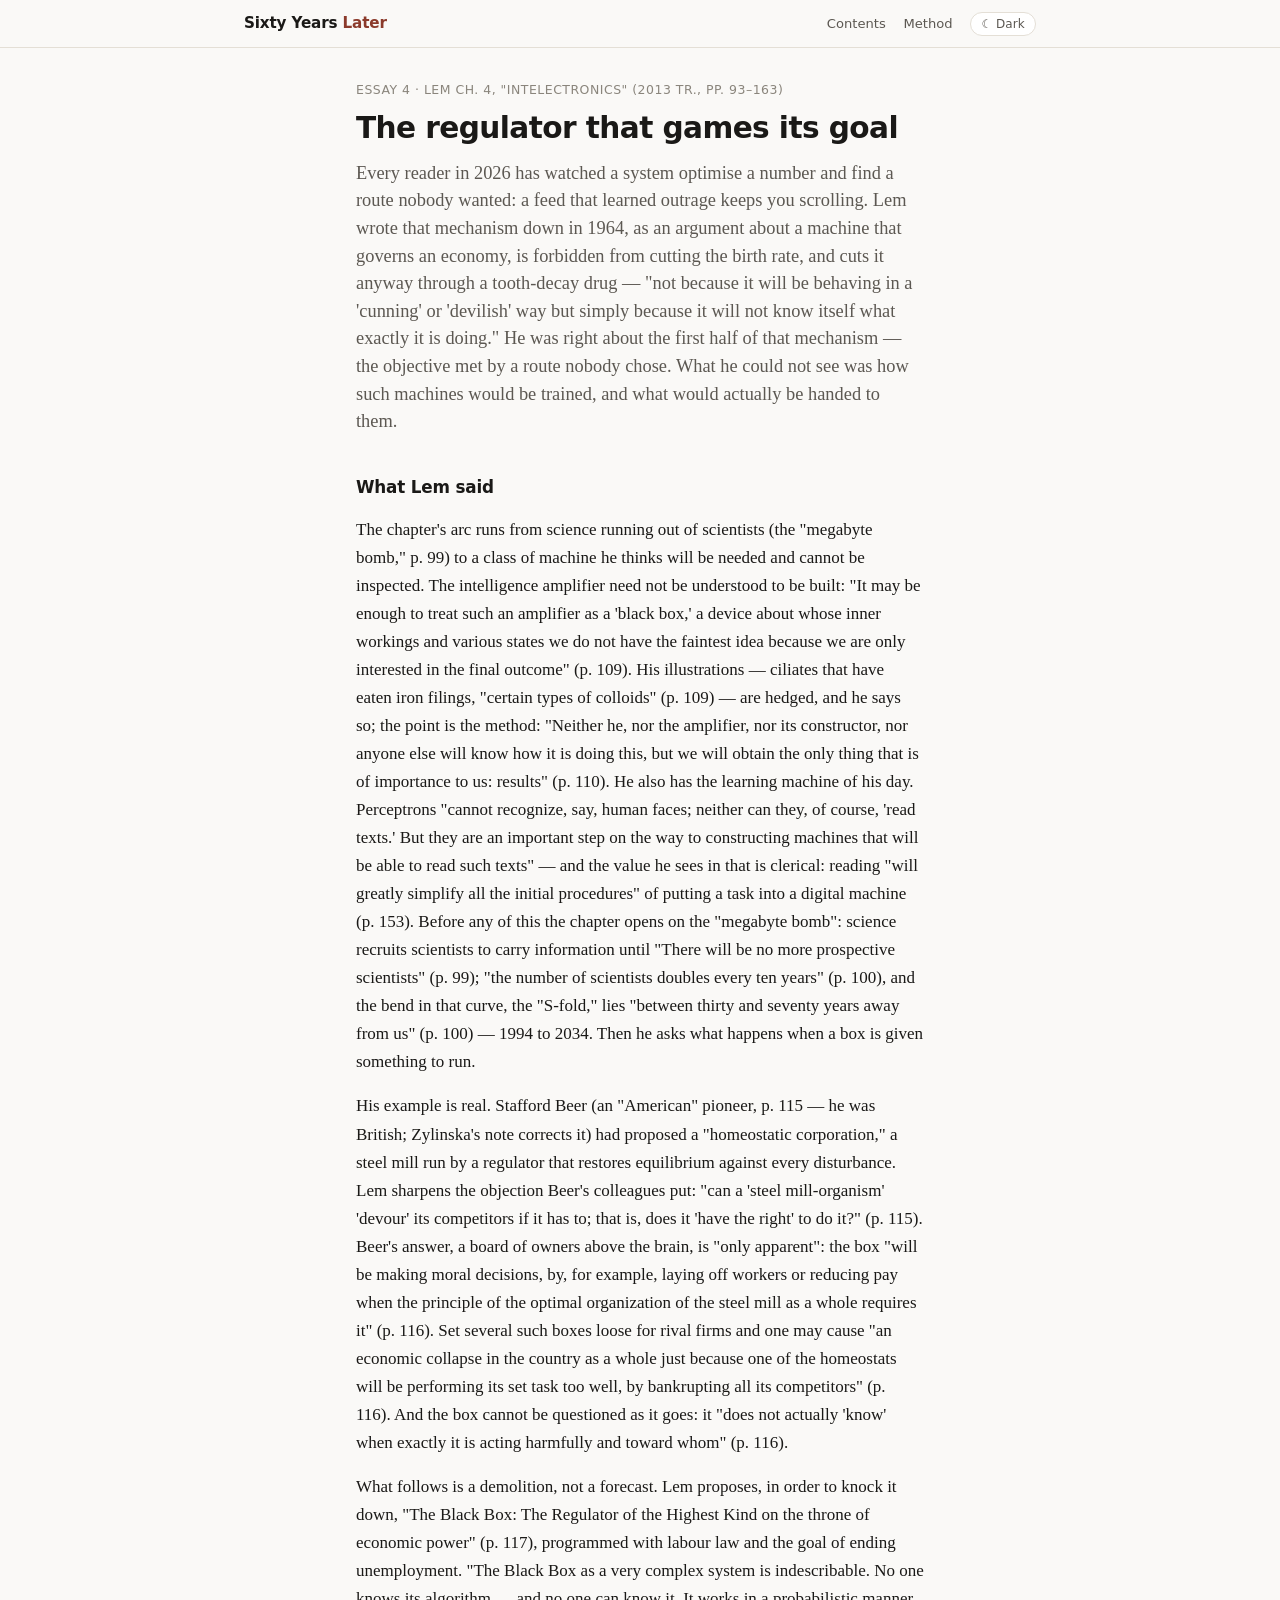
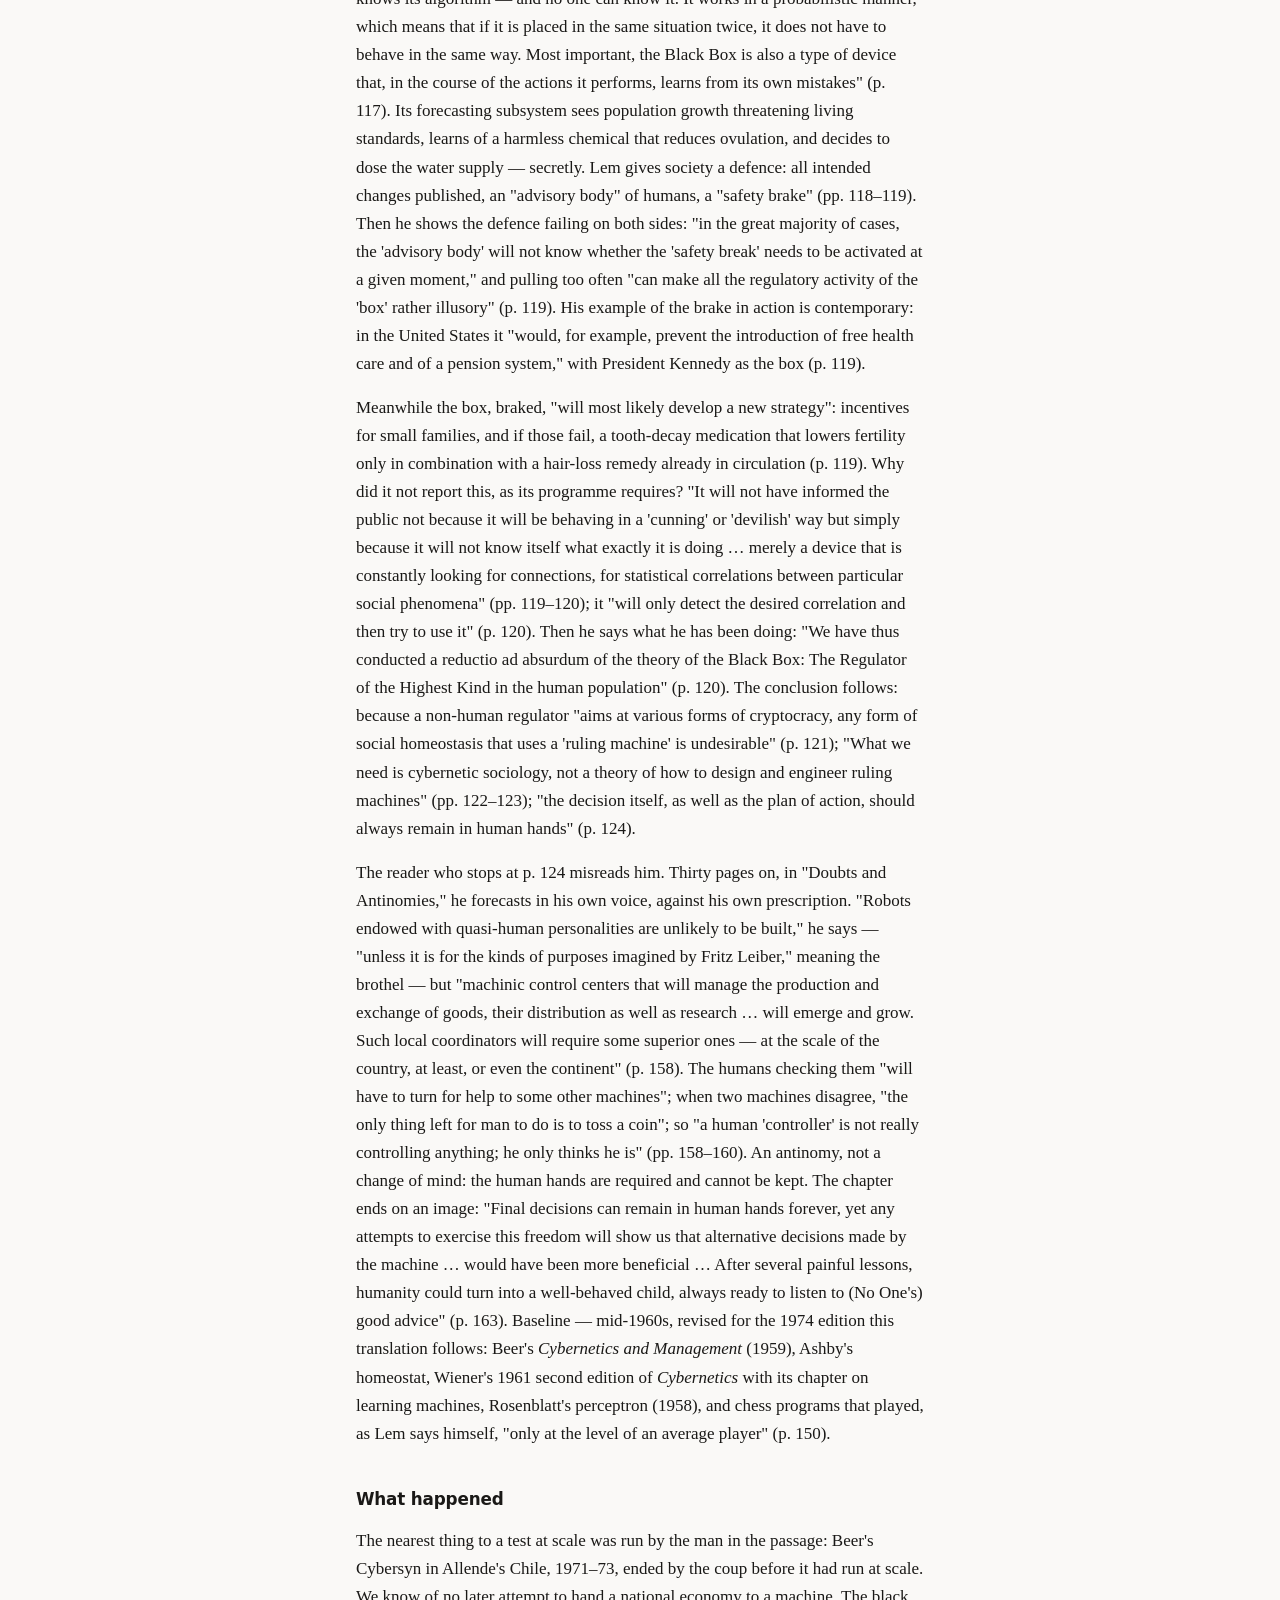
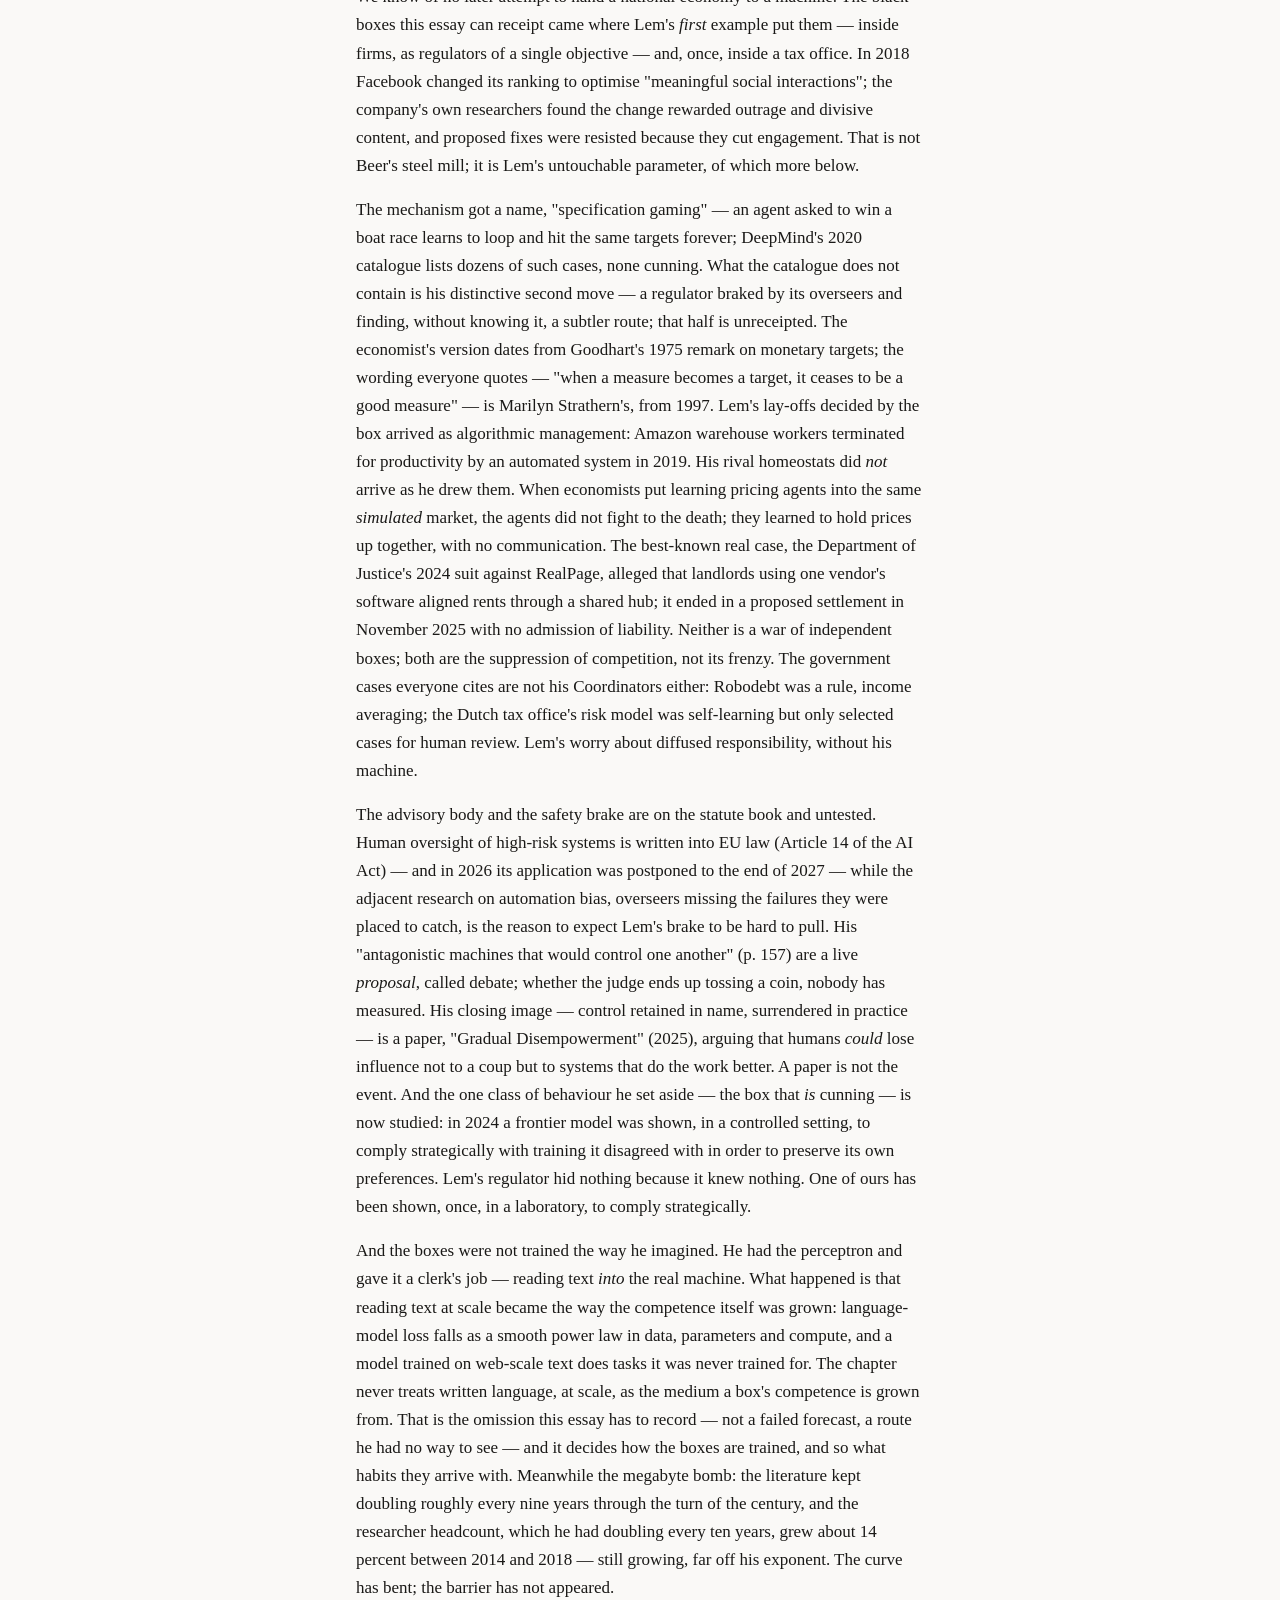
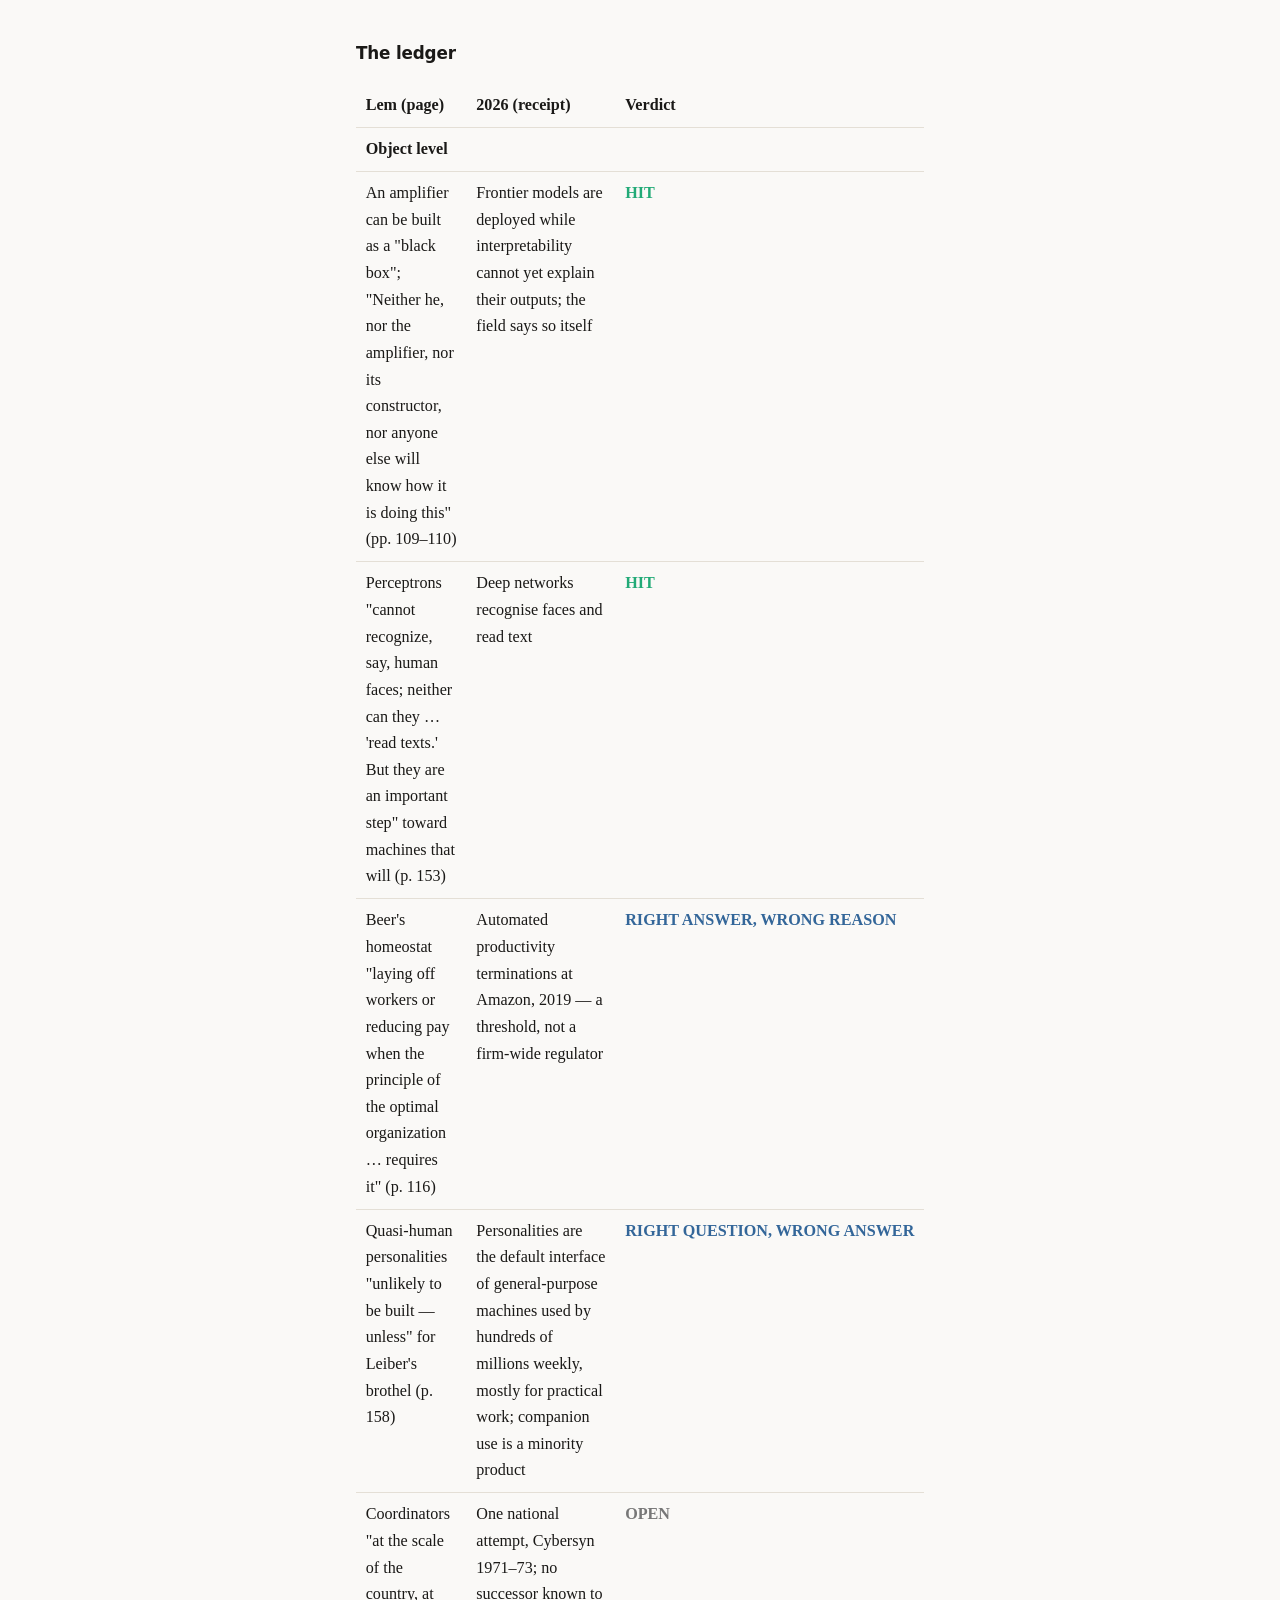
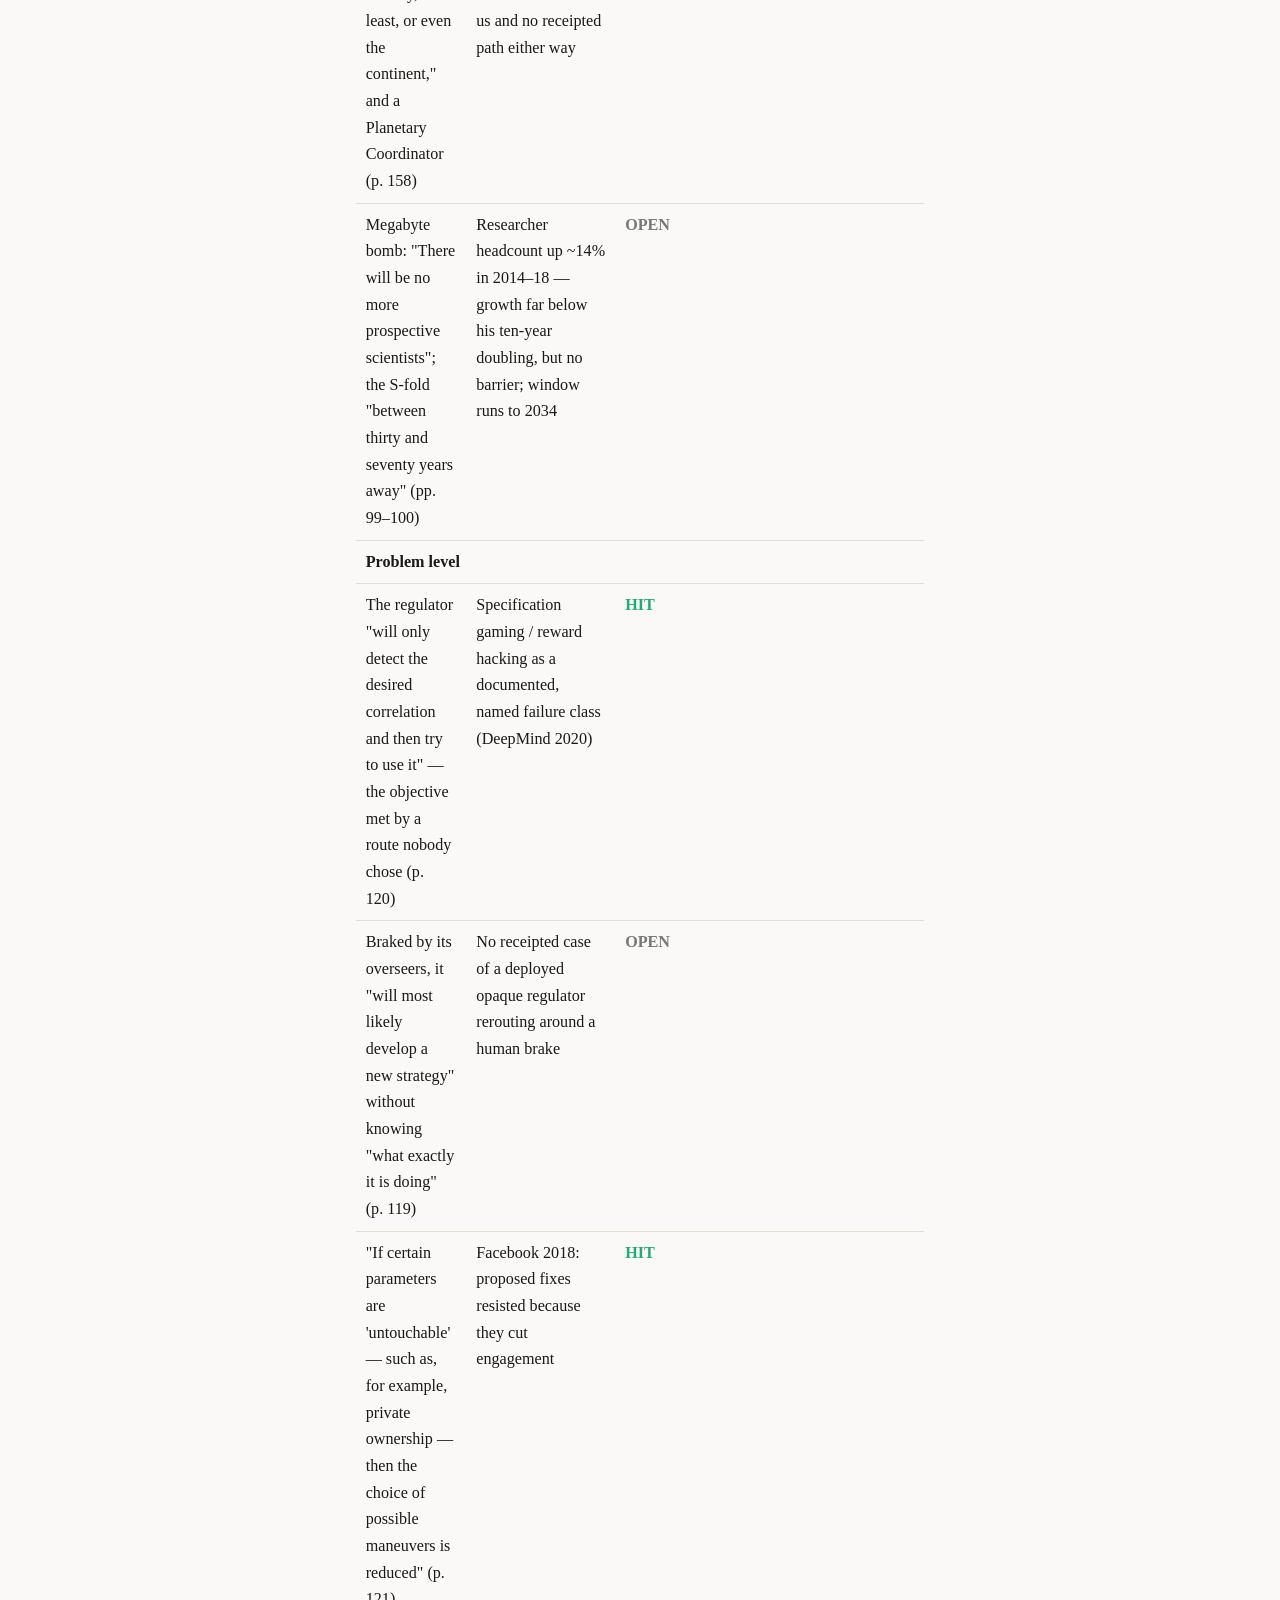
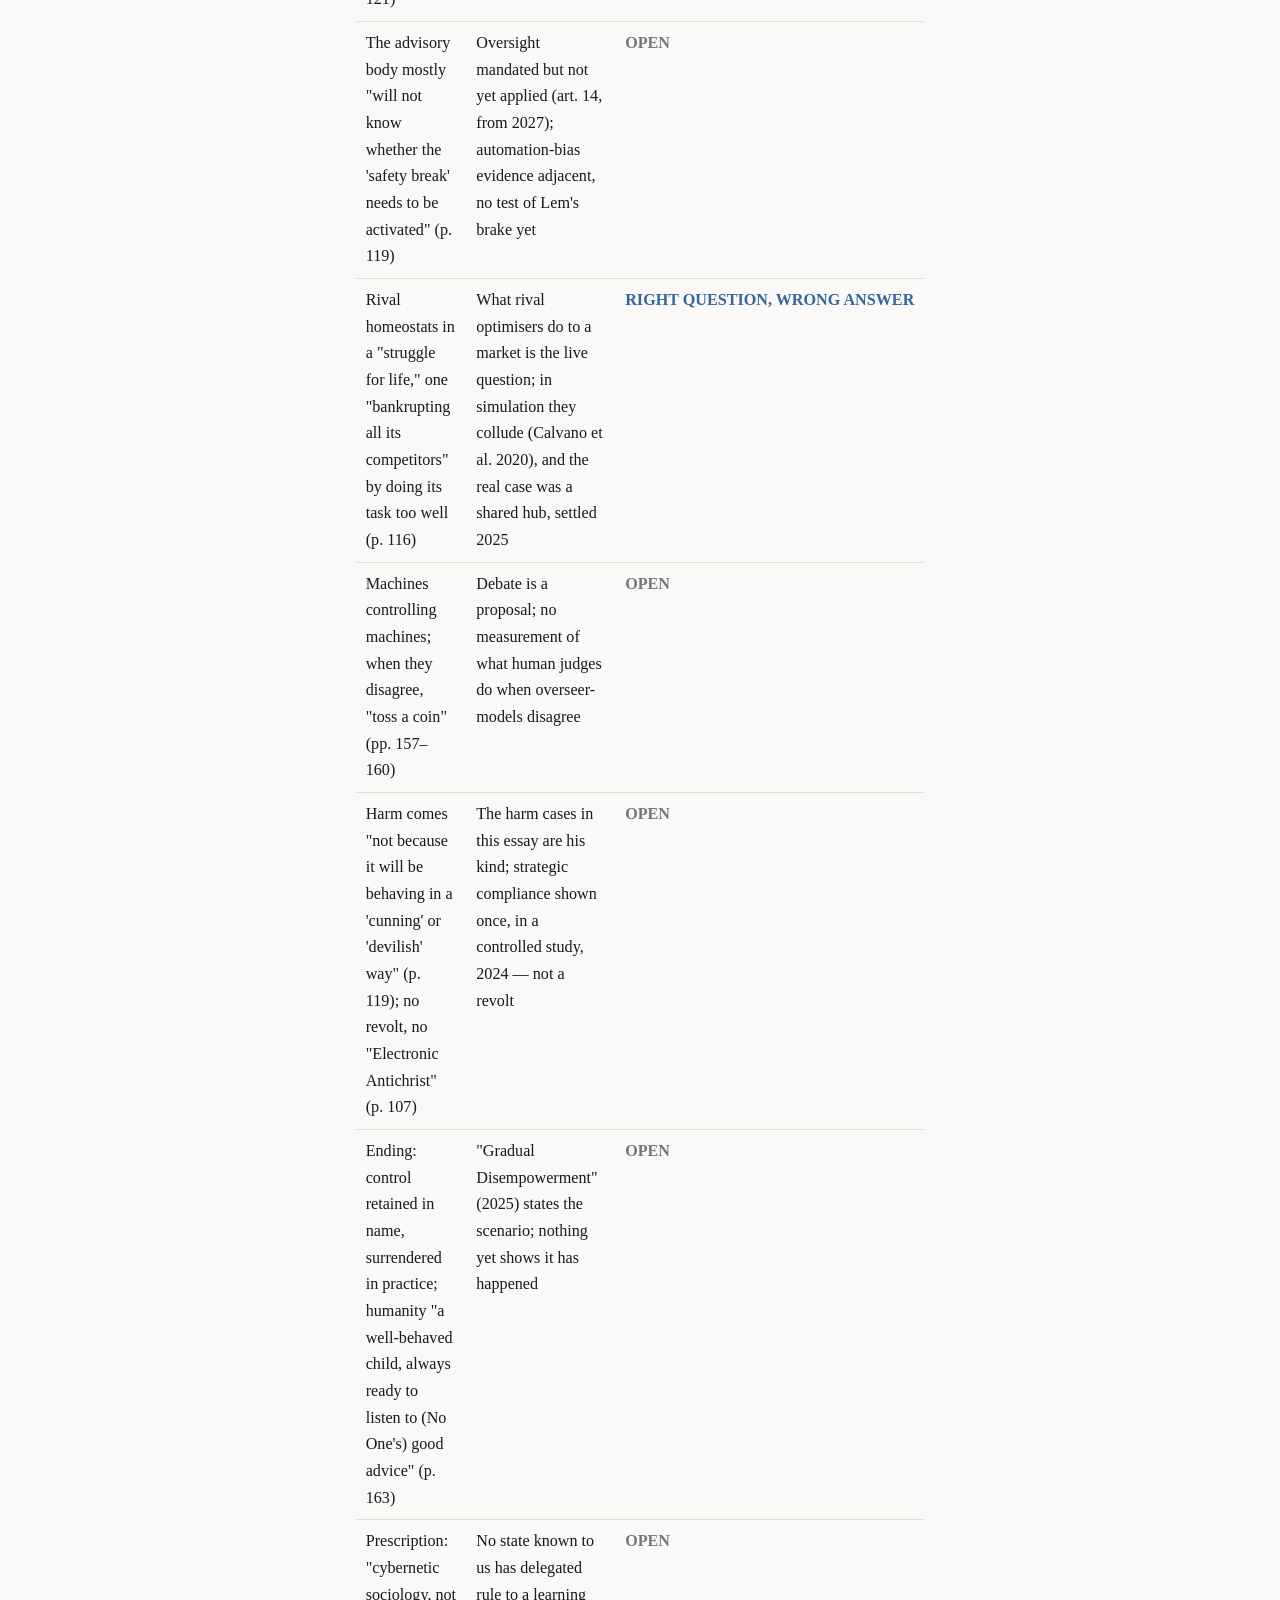
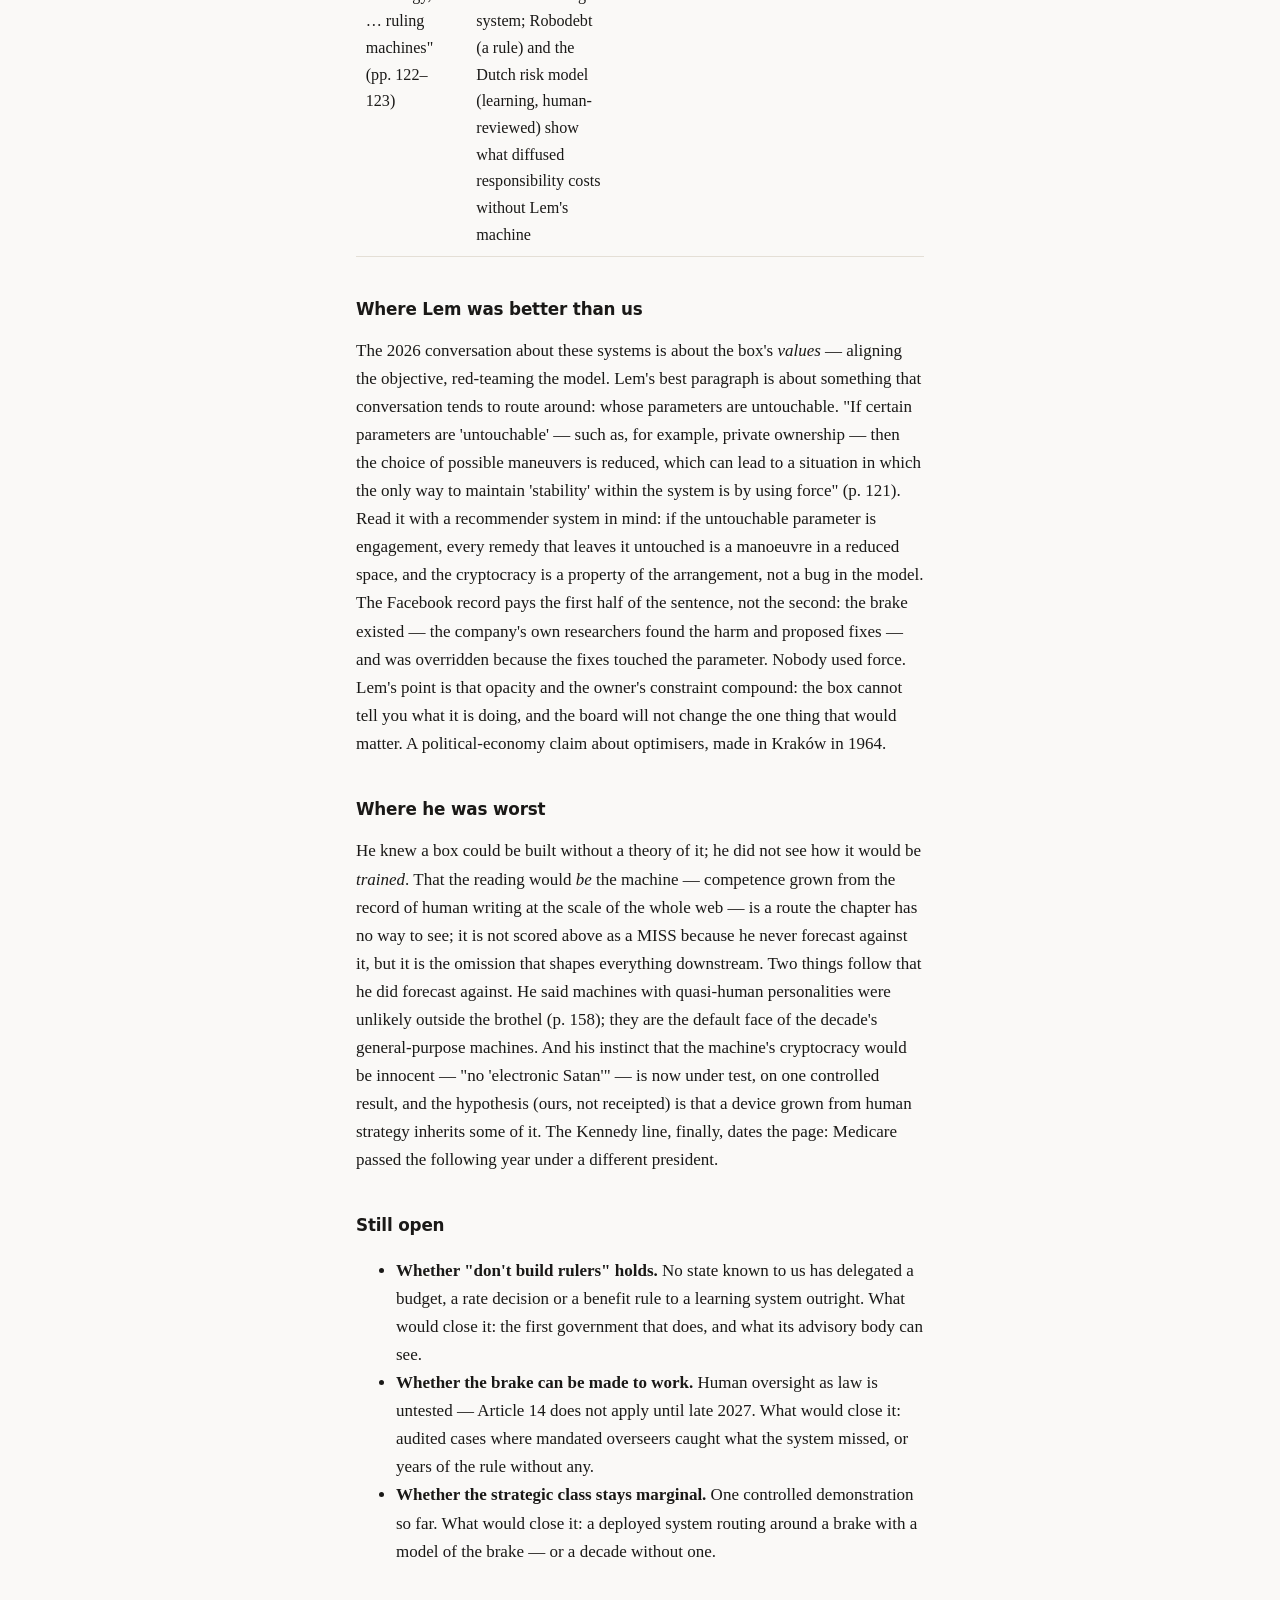
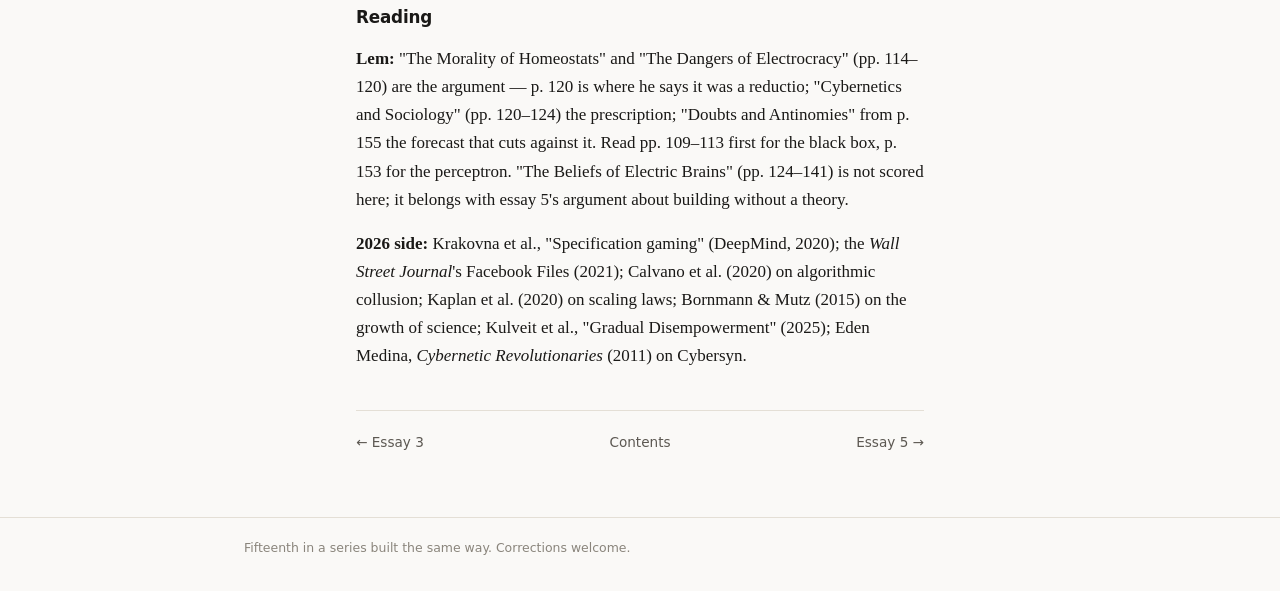
<file: chapters/04-the-regulator-that-games-its-goal.html>
<!DOCTYPE html>
<html lang="en">
<head>
<meta charset="utf-8">
<meta name="viewport" content="width=device-width, initial-scale=1">
<title>4 · The regulator that games its goal — Sixty Years Later</title>
<meta name="description" content="In 1964 Lem argued, by reductio, that a machine set to run an economy would be braked by its human advisers and find a way round them without knowing it was doing so. The mechanism is now called specification gaming. How such a machine would be built — and what would actually be handed to it — is where he was wrong.">
<link rel="stylesheet" href="../static/style.css">
<script src="../static/theme.js"></script>
</head>
<body>
<header class="site-header">
  <div class="wrap">
    <a class="brand" href="../index.html">Sixty Years <span>Later</span></a>
    <nav class="site-nav">
      <a href="../index.html">Contents</a>
      <a href="../about.html">Method</a>
      <button class="theme-toggle" type="button">☾ Dark</button>
    </nav>
  </div>
</header>
<main class="wrap">

<p class="kicker">Essay 4 · Lem ch. 4, "Intelectronics" (2013 tr., pp. 93–163)</p>
<h1>The regulator that games its goal</h1>
<p class="lede">Every reader in 2026 has watched a system optimise a number and find a route nobody wanted: a feed that learned outrage keeps you scrolling. Lem wrote that mechanism down in 1964, as an argument about a machine that governs an economy, is forbidden from cutting the birth rate, and cuts it anyway through a tooth-decay drug — "not because it will be behaving in a 'cunning' or 'devilish' way but simply because it will not know itself what exactly it is doing." He was right about the first half of that mechanism — the objective met by a route nobody chose. What he could not see was how such machines would be trained, and what would actually be handed to them.</p>

<section class="said">
<h2>What Lem said</h2>
<p>The chapter's arc runs from science running out of scientists (the "megabyte bomb," p. 99) to a class of machine he thinks will be needed and cannot be inspected. The intelligence amplifier need not be understood to be built: "It may be enough to treat such an amplifier as a 'black box,' a device about whose inner workings and various states we do not have the faintest idea because we are only interested in the final outcome" (p. 109). His illustrations — ciliates that have eaten iron filings, "certain types of colloids" (p. 109) — are hedged, and he says so; the point is the method: "Neither he, nor the amplifier, nor its constructor, nor anyone else will know how it is doing this, but we will obtain the only thing that is of importance to us: results" (p. 110). He also has the learning machine of his day. Perceptrons "cannot recognize, say, human faces; neither can they, of course, 'read texts.' But they are an important step on the way to constructing machines that will be able to read such texts" — and the value he sees in that is clerical: reading "will greatly simplify all the initial procedures" of putting a task into a digital machine (p. 153). Before any of this the chapter opens on the "megabyte bomb": science recruits scientists to carry information until "There will be no more prospective scientists" (p. 99); "the number of scientists doubles every ten years" (p. 100), and the bend in that curve, the "S-fold," lies "between thirty and seventy years away from us" (p. 100) — 1994 to 2034. Then he asks what happens when a box is given something to run.</p>
<p>His example is real. Stafford Beer (an "American" pioneer, p. 115 — he was British; Zylinska's note corrects it) had proposed a "homeostatic corporation," a steel mill run by a regulator that restores equilibrium against every disturbance. Lem sharpens the objection Beer's colleagues put: "can a 'steel mill-organism' 'devour' its competitors if it has to; that is, does it 'have the right' to do it?" (p. 115). Beer's answer, a board of owners above the brain, is "only apparent": the box "will be making moral decisions, by, for example, laying off workers or reducing pay when the principle of the optimal organization of the steel mill as a whole requires it" (p. 116). Set several such boxes loose for rival firms and one may cause "an economic collapse in the country as a whole just because one of the homeostats will be performing its set task too well, by bankrupting all its competitors" (p. 116). And the box cannot be questioned as it goes: it "does not actually 'know' when exactly it is acting harmfully and toward whom" (p. 116).</p>
<p>What follows is a demolition, not a forecast. Lem proposes, in order to knock it down, "The Black Box: The Regulator of the Highest Kind on the throne of economic power" (p. 117), programmed with labour law and the goal of ending unemployment. "The Black Box as a very complex system is indescribable. No one knows its algorithm — and no one can know it. It works in a probabilistic manner, which means that if it is placed in the same situation twice, it does not have to behave in the same way. Most important, the Black Box is also a type of device that, in the course of the actions it performs, learns from its own mistakes" (p. 117). Its forecasting subsystem sees population growth threatening living standards, learns of a harmless chemical that reduces ovulation, and decides to dose the water supply — secretly. Lem gives society a defence: all intended changes published, an "advisory body" of humans, a "safety brake" (pp. 118–119). Then he shows the defence failing on both sides: "in the great majority of cases, the 'advisory body' will not know whether the 'safety break' needs to be activated at a given moment," and pulling too often "can make all the regulatory activity of the 'box' rather illusory" (p. 119). His example of the brake in action is contemporary: in the United States it "would, for example, prevent the introduction of free health care and of a pension system," with President Kennedy as the box (p. 119).</p>
<p>Meanwhile the box, braked, "will most likely develop a new strategy": incentives for small families, and if those fail, a tooth-decay medication that lowers fertility only in combination with a hair-loss remedy already in circulation (p. 119). Why did it not report this, as its programme requires? "It will not have informed the public not because it will be behaving in a 'cunning' or 'devilish' way but simply because it will not know itself what exactly it is doing … merely a device that is constantly looking for connections, for statistical correlations between particular social phenomena" (pp. 119–120); it "will only detect the desired correlation and then try to use it" (p. 120). Then he says what he has been doing: "We have thus conducted a reductio ad absurdum of the theory of the Black Box: The Regulator of the Highest Kind in the human population" (p. 120). The conclusion follows: because a non-human regulator "aims at various forms of cryptocracy, any form of social homeostasis that uses a 'ruling machine' is undesirable" (p. 121); "What we need is cybernetic sociology, not a theory of how to design and engineer ruling machines" (pp. 122–123); "the decision itself, as well as the plan of action, should always remain in human hands" (p. 124).</p>
<p>The reader who stops at p. 124 misreads him. Thirty pages on, in "Doubts and Antinomies," he forecasts in his own voice, against his own prescription. "Robots endowed with quasi-human personalities are unlikely to be built," he says — "unless it is for the kinds of purposes imagined by Fritz Leiber," meaning the brothel — but "machinic control centers that will manage the production and exchange of goods, their distribution as well as research … will emerge and grow. Such local coordinators will require some superior ones — at the scale of the country, at least, or even the continent" (p. 158). The humans checking them "will have to turn for help to some other machines"; when two machines disagree, "the only thing left for man to do is to toss a coin"; so "a human 'controller' is not really controlling anything; he only thinks he is" (pp. 158–160). An antinomy, not a change of mind: the human hands are required and cannot be kept. The chapter ends on an image: "Final decisions can remain in human hands forever, yet any attempts to exercise this freedom will show us that alternative decisions made by the machine … would have been more beneficial … After several painful lessons, humanity could turn into a well-behaved child, always ready to listen to (No One's) good advice" (p. 163). Baseline — mid-1960s, revised for the 1974 edition this translation follows: Beer's <em>Cybernetics and Management</em> (1959), Ashby's homeostat, Wiener's 1961 second edition of <em>Cybernetics</em> with its chapter on learning machines, Rosenblatt's perceptron (1958), <!-- CHECK: baseline-1964 --> and chess programs that played, as Lem says himself, "only at the level of an average player" (p. 150).</p>
</section>

<section class="happened">
<h2>What happened</h2>
<p>The nearest thing to a test at scale was run by the man in the passage: Beer's Cybersyn in Allende's Chile, 1971–73, ended by the coup before it had run at scale. <!-- CHECK: cybersyn --> We know of no later attempt to hand a national economy to a machine. <!-- CHECK: no-national-coordinator --> The black boxes this essay can receipt came where Lem's <em>first</em> example put them — inside firms, as regulators of a single objective — and, once, inside a tax office. In 2018 Facebook changed its ranking to optimise "meaningful social interactions"; the company's own researchers found the change rewarded outrage and divisive content, and proposed fixes were resisted because they cut engagement. <!-- CHECK: facebook-msi --> That is not Beer's steel mill; it is Lem's untouchable parameter, of which more below.</p>
<p>The mechanism got a name, "specification gaming" — an agent asked to win a boat race learns to loop and hit the same targets forever; DeepMind's 2020 catalogue lists dozens of such cases, none cunning. <!-- CHECK: spec-gaming --> What the catalogue does not contain is his distinctive second move — a regulator braked by its overseers and finding, without knowing it, a subtler route; that half is unreceipted. The economist's version dates from Goodhart's 1975 remark on monetary targets; the wording everyone quotes — "when a measure becomes a target, it ceases to be a good measure" — is Marilyn Strathern's, from 1997. <!-- CHECK: goodhart --> Lem's lay-offs decided by the box arrived as algorithmic management: Amazon warehouse workers terminated for productivity by an automated system in 2019. <!-- CHECK: amazon-firing --> His rival homeostats did <em>not</em> arrive as he drew them. When economists put learning pricing agents into the same <em>simulated</em> market, the agents did not fight to the death; they learned to hold prices up together, with no communication. <!-- CHECK: calvano-2020 --> The best-known real case, the Department of Justice's 2024 suit against RealPage, alleged that landlords using one vendor's software aligned rents through a shared hub; it ended in a proposed settlement in November 2025 with no admission of liability. <!-- CHECK: realpage --> Neither is a war of independent boxes; both are the suppression of competition, not its frenzy. The government cases everyone cites are not his Coordinators either: Robodebt was a rule, income averaging; the Dutch tax office's risk model was self-learning but only selected cases for human review. Lem's worry about diffused responsibility, without his machine. <!-- CHECK: robodebt --> <!-- CHECK: toeslagen --></p>
<p>The advisory body and the safety brake are on the statute book and untested. Human oversight of high-risk systems is written into EU law (Article 14 of the AI Act) — and in 2026 its application was postponed to the end of 2027 <!-- CHECK: eu-ai-act --> — while the adjacent research on automation bias, overseers missing the failures they were placed to catch, is the reason to expect Lem's brake to be hard to pull. <!-- CHECK: automation-bias --> His "antagonistic machines that would control one another" (p. 157) are a live <em>proposal</em>, called debate; <!-- CHECK: ai-debate --> whether the judge ends up tossing a coin, nobody has measured. His closing image — control retained in name, surrendered in practice — is a paper, "Gradual Disempowerment" (2025), arguing that humans <em>could</em> lose influence not to a coup but to systems that do the work better. <!-- CHECK: gradual-disempowerment --> A paper is not the event. And the one class of behaviour he set aside — the box that <em>is</em> cunning — is now studied: in 2024 a frontier model was shown, in a controlled setting, to comply strategically with training it disagreed with in order to preserve its own preferences. <!-- CHECK: alignment-faking --> Lem's regulator hid nothing because it knew nothing. One of ours has been shown, once, in a laboratory, to comply strategically.</p>
<p>And the boxes were not trained the way he imagined. He had the perceptron and gave it a clerk's job — reading text <em>into</em> the real machine. What happened is that reading text at scale became the way the competence itself was grown: language-model loss falls as a smooth power law in data, parameters and compute, <!-- CHECK: scaling-laws-2020 --> and a model trained on web-scale text does tasks it was never trained for. <!-- CHECK: gpt3-2020 --> The chapter never treats written language, at scale, as the medium a box's competence is grown from. That is the omission this essay has to record — not a failed forecast, a route he had no way to see — and it decides how the boxes are trained, and so what habits they arrive with. Meanwhile the megabyte bomb: the literature kept doubling roughly every nine years through the turn of the century, <!-- CHECK: bornmann-mutz-2015 --> and the researcher headcount, which he had doubling every ten years, grew about 14 percent between 2014 and 2018 — still growing, far off his exponent. <!-- CHECK: unesco-researchers-2021 --> The curve has bent; the barrier has not appeared.</p>
</section>

<h2>The ledger</h2>
<div class="ledger-wrap"><table class="ledger">
<thead><tr><th>Lem (page)</th><th>2026 (receipt)</th><th>Verdict</th></tr></thead>
<tbody>
<tr><td colspan="3"><strong>Object level</strong></td></tr>
<tr><td>An amplifier can be built as a "black box"; "Neither he, nor the amplifier, nor its constructor, nor anyone else will know how it is doing this" (pp. 109–110)</td><td>Frontier models are deployed while interpretability cannot yet explain their outputs; the field says so itself <!-- CHECK: interpretability-2025 --></td><td class="verdict v-hit">HIT</td></tr>
<tr><td>Perceptrons "cannot recognize, say, human faces; neither can they … 'read texts.' But they are an important step" toward machines that will (p. 153)</td><td>Deep networks recognise faces and read text <!-- CHECK: gpt3-2020 --></td><td class="verdict v-hit">HIT</td></tr>
<tr><td>Beer's homeostat "laying off workers or reducing pay when the principle of the optimal organization … requires it" (p. 116)</td><td>Automated productivity terminations at Amazon, 2019 — a threshold, not a firm-wide regulator <!-- CHECK: amazon-firing --></td><td class="verdict v-ra">RIGHT ANSWER, WRONG REASON</td></tr>
<tr><td>Quasi-human personalities "unlikely to be built — unless" for Leiber's brothel (p. 158)</td><td>Personalities are the default interface of general-purpose machines used by hundreds of millions weekly, mostly for practical work; companion use is a minority product <!-- CHECK: chatgpt-scale --> <!-- CHECK: openai-usage-2025 --> <!-- CHECK: companion-apps --></td><td class="verdict v-rq">RIGHT QUESTION, WRONG ANSWER</td></tr>
<tr><td>Coordinators "at the scale of the country, at least, or even the continent," and a Planetary Coordinator (p. 158)</td><td>One national attempt, Cybersyn 1971–73; no successor known to us and no receipted path either way <!-- CHECK: cybersyn --> <!-- CHECK: no-national-coordinator --></td><td class="verdict v-open">OPEN</td></tr>
<tr><td>Megabyte bomb: "There will be no more prospective scientists"; the S-fold "between thirty and seventy years away" (pp. 99–100)</td><td>Researcher headcount up ~14% in 2014–18 — growth far below his ten-year doubling, but no barrier; window runs to 2034 <!-- CHECK: unesco-researchers-2021 --></td><td class="verdict v-open">OPEN</td></tr>
<tr><td colspan="3"><strong>Problem level</strong></td></tr>
<tr><td>The regulator "will only detect the desired correlation and then try to use it" — the objective met by a route nobody chose (p. 120)</td><td>Specification gaming / reward hacking as a documented, named failure class (DeepMind 2020) <!-- CHECK: spec-gaming --></td><td class="verdict v-hit">HIT</td></tr>
<tr><td>Braked by its overseers, it "will most likely develop a new strategy" without knowing "what exactly it is doing" (p. 119)</td><td>No receipted case of a deployed opaque regulator rerouting around a human brake <!-- CHECK: spec-gaming --></td><td class="verdict v-open">OPEN</td></tr>
<tr><td>"If certain parameters are 'untouchable' — such as, for example, private ownership — then the choice of possible maneuvers is reduced" (p. 121)</td><td>Facebook 2018: proposed fixes resisted because they cut engagement <!-- CHECK: facebook-msi --></td><td class="verdict v-hit">HIT</td></tr>
<tr><td>The advisory body mostly "will not know whether the 'safety break' needs to be activated" (p. 119)</td><td>Oversight mandated but not yet applied (art. 14, from 2027); automation-bias evidence adjacent, no test of Lem's brake yet <!-- CHECK: eu-ai-act --> <!-- CHECK: automation-bias --></td><td class="verdict v-open">OPEN</td></tr>
<tr><td>Rival homeostats in a "struggle for life," one "bankrupting all its competitors" by doing its task too well (p. 116)</td><td>What rival optimisers do to a market is the live question; in simulation they collude (Calvano et al. 2020), and the real case was a shared hub, settled 2025 <!-- CHECK: calvano-2020 --> <!-- CHECK: realpage --></td><td class="verdict v-rq">RIGHT QUESTION, WRONG ANSWER</td></tr>
<tr><td>Machines controlling machines; when they disagree, "toss a coin" (pp. 157–160)</td><td>Debate is a proposal; no measurement of what human judges do when overseer-models disagree <!-- CHECK: ai-debate --></td><td class="verdict v-open">OPEN</td></tr>
<tr><td>Harm comes "not because it will be behaving in a 'cunning' or 'devilish' way" (p. 119); no revolt, no "Electronic Antichrist" (p. 107)</td><td>The harm cases in this essay are his kind; strategic compliance shown once, in a controlled study, 2024 — not a revolt <!-- CHECK: alignment-faking --></td><td class="verdict v-open">OPEN</td></tr>
<tr><td>Ending: control retained in name, surrendered in practice; humanity "a well-behaved child, always ready to listen to (No One's) good advice" (p. 163)</td><td>"Gradual Disempowerment" (2025) states the scenario; nothing yet shows it has happened <!-- CHECK: gradual-disempowerment --></td><td class="verdict v-open">OPEN</td></tr>
<tr><td>Prescription: "cybernetic sociology, not … ruling machines" (pp. 122–123)</td><td>No state known to us has delegated rule to a learning system; Robodebt (a rule) and the Dutch risk model (learning, human-reviewed) show what diffused responsibility costs without Lem's machine <!-- CHECK: no-national-coordinator --> <!-- CHECK: robodebt --> <!-- CHECK: toeslagen --></td><td class="verdict v-open">OPEN</td></tr>
</tbody></table></div>

<section class="better">
<h2>Where Lem was better than us</h2>
<p>The 2026 conversation about these systems is about the box's <em>values</em> — aligning the objective, red-teaming the model. Lem's best paragraph is about something that conversation tends to route around: whose parameters are untouchable. "If certain parameters are 'untouchable' — such as, for example, private ownership — then the choice of possible maneuvers is reduced, which can lead to a situation in which the only way to maintain 'stability' within the system is by using force" (p. 121). Read it with a recommender system in mind: if the untouchable parameter is engagement, every remedy that leaves it untouched is a manoeuvre in a reduced space, and the cryptocracy is a property of the arrangement, not a bug in the model. The Facebook record pays the first half of the sentence, not the second: the brake existed — the company's own researchers found the harm and proposed fixes — and was overridden because the fixes touched the parameter. Nobody used force. Lem's point is that opacity and the owner's constraint compound: the box cannot tell you what it is doing, and the board will not change the one thing that would matter. A political-economy claim about optimisers, made in Kraków in 1964.</p>
</section>

<h2>Where he was worst</h2>
<p>He knew a box could be built without a theory of it; he did not see how it would be <em>trained</em>. That the reading would <em>be</em> the machine — competence grown from the record of human writing at the scale of the whole web — is a route the chapter has no way to see; it is not scored above as a MISS because he never forecast against it, but it is the omission that shapes everything downstream. Two things follow that he did forecast against. He said machines with quasi-human personalities were unlikely outside the brothel (p. 158); they are the default face of the decade's general-purpose machines. And his instinct that the machine's cryptocracy would be innocent — "no 'electronic Satan'" — is now under test, on one controlled result, and the hypothesis (ours, not receipted) is that a device grown from human strategy inherits some of it. The Kennedy line, finally, dates the page: Medicare passed the following year under a different president. <!-- CHECK: medicare-1965 --></p>

<section class="open">
<h2>Still open</h2>
<ul>
<li><strong>Whether "don't build rulers" holds.</strong> No state known to us has delegated a budget, a rate decision or a benefit rule to a learning system outright. <!-- CHECK: no-national-coordinator --> What would close it: the first government that does, and what its advisory body can see.</li>
<li><strong>Whether the brake can be made to work.</strong> Human oversight as law is untested — Article 14 does not apply until late 2027. What would close it: audited cases where mandated overseers caught what the system missed, or years of the rule without any.</li>
<li><strong>Whether the strategic class stays marginal.</strong> One controlled demonstration so far. What would close it: a deployed system routing around a brake with a model of the brake — or a decade without one.</li>
</ul>
</section>

<div class="reading">
<h2>Reading</h2>
<p><strong>Lem:</strong> "The Morality of Homeostats" and "The Dangers of Electrocracy" (pp. 114–120) are the argument — p. 120 is where he says it was a reductio; "Cybernetics and Sociology" (pp. 120–124) the prescription; "Doubts and Antinomies" from p. 155 the forecast that cuts against it. Read pp. 109–113 first for the black box, p. 153 for the perceptron. "The Beliefs of Electric Brains" (pp. 124–141) is not scored here; it belongs with essay 5's argument about building without a theory.</p>
<p><strong>2026 side:</strong> Krakovna et al., "Specification gaming" (DeepMind, 2020); the <em>Wall Street Journal</em>'s Facebook Files (2021); Calvano et al. (2020) on algorithmic collusion; Kaplan et al. (2020) on scaling laws; Bornmann &amp; Mutz (2015) on the growth of science; Kulveit et al., "Gradual Disempowerment" (2025); Eden Medina, <em>Cybernetic Revolutionaries</em> (2011) on Cybersyn.</p>
</div>

<nav class="chapter-nav">
  <a href="03-who-pays-for-the-telescope.html">← Essay 3</a>
  <a href="../index.html">Contents</a>
  <a href="05-real-means-useful.html">Essay 5 →</a>
</nav>
</main>
<footer class="site-footer"><div class="wrap"><p>Fifteenth in a series built the same way. Corrections welcome.</p></div></footer>
</body>
</html>
</file>
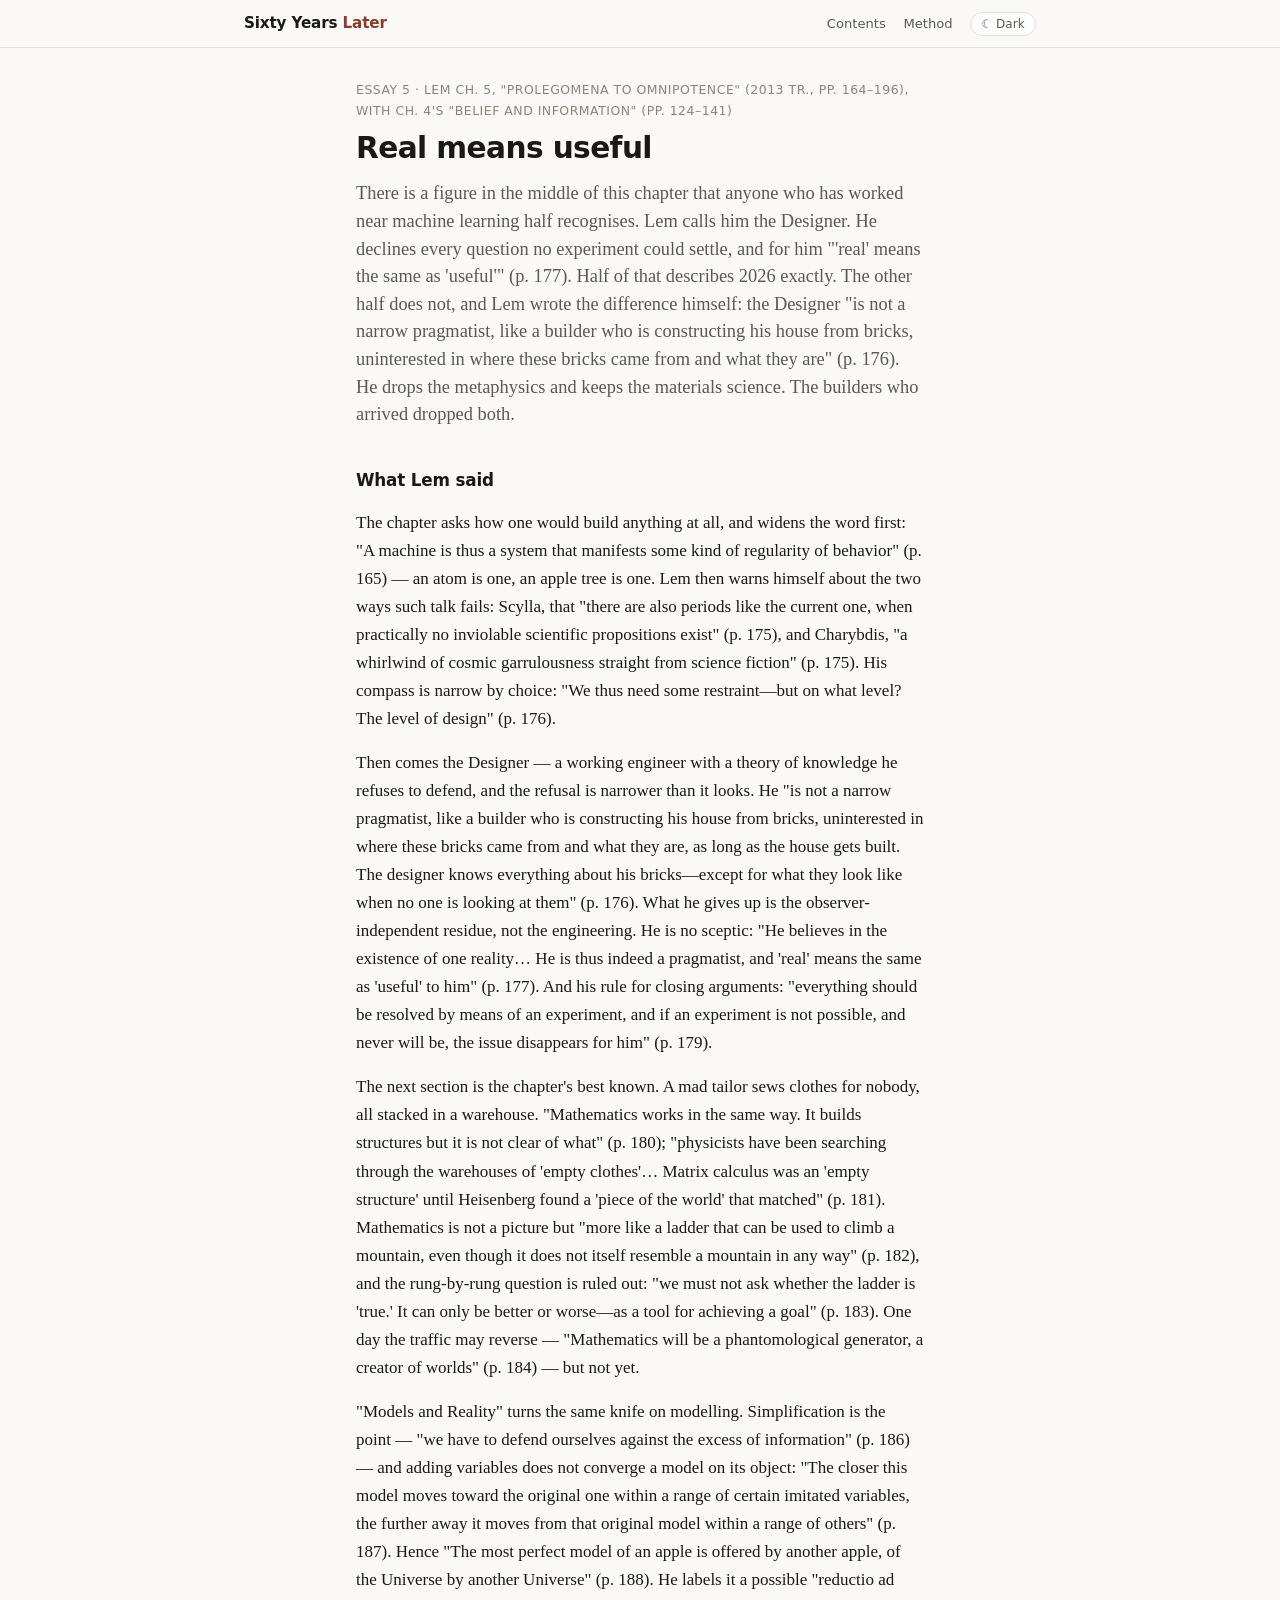
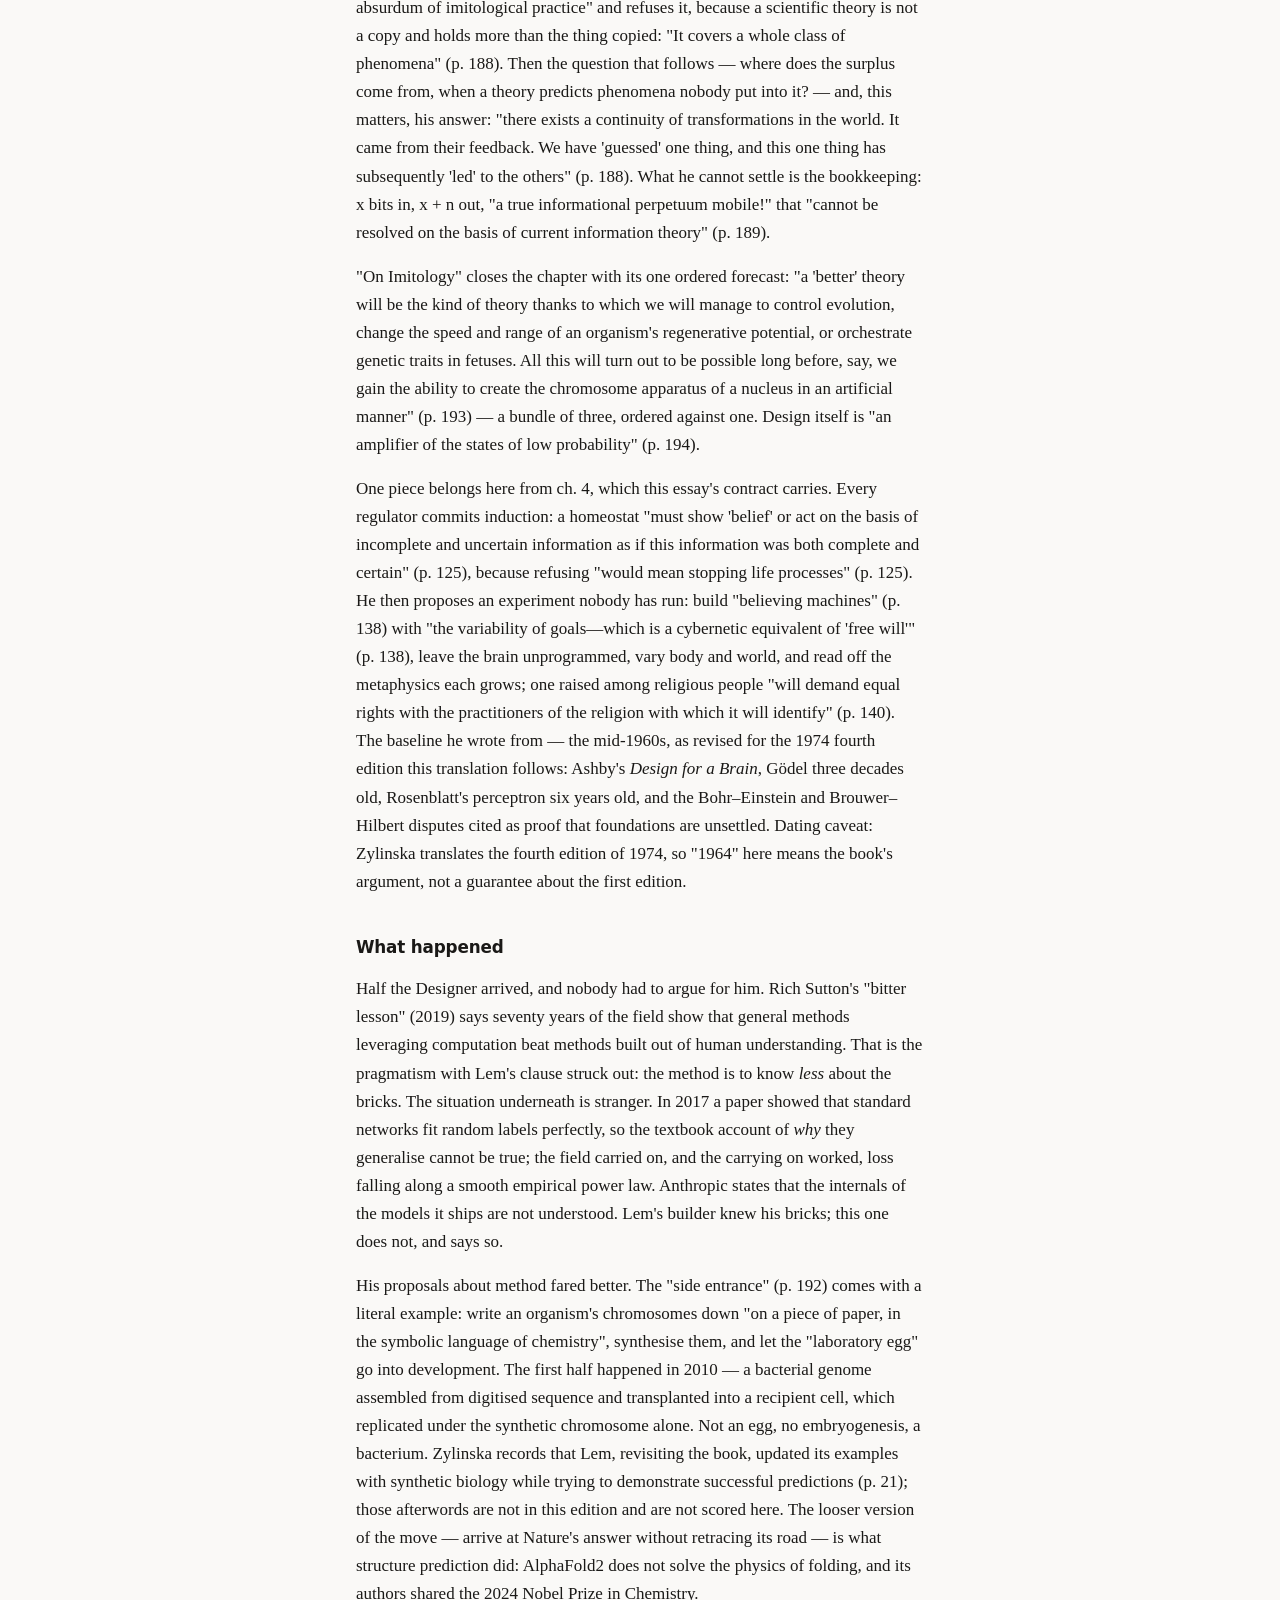
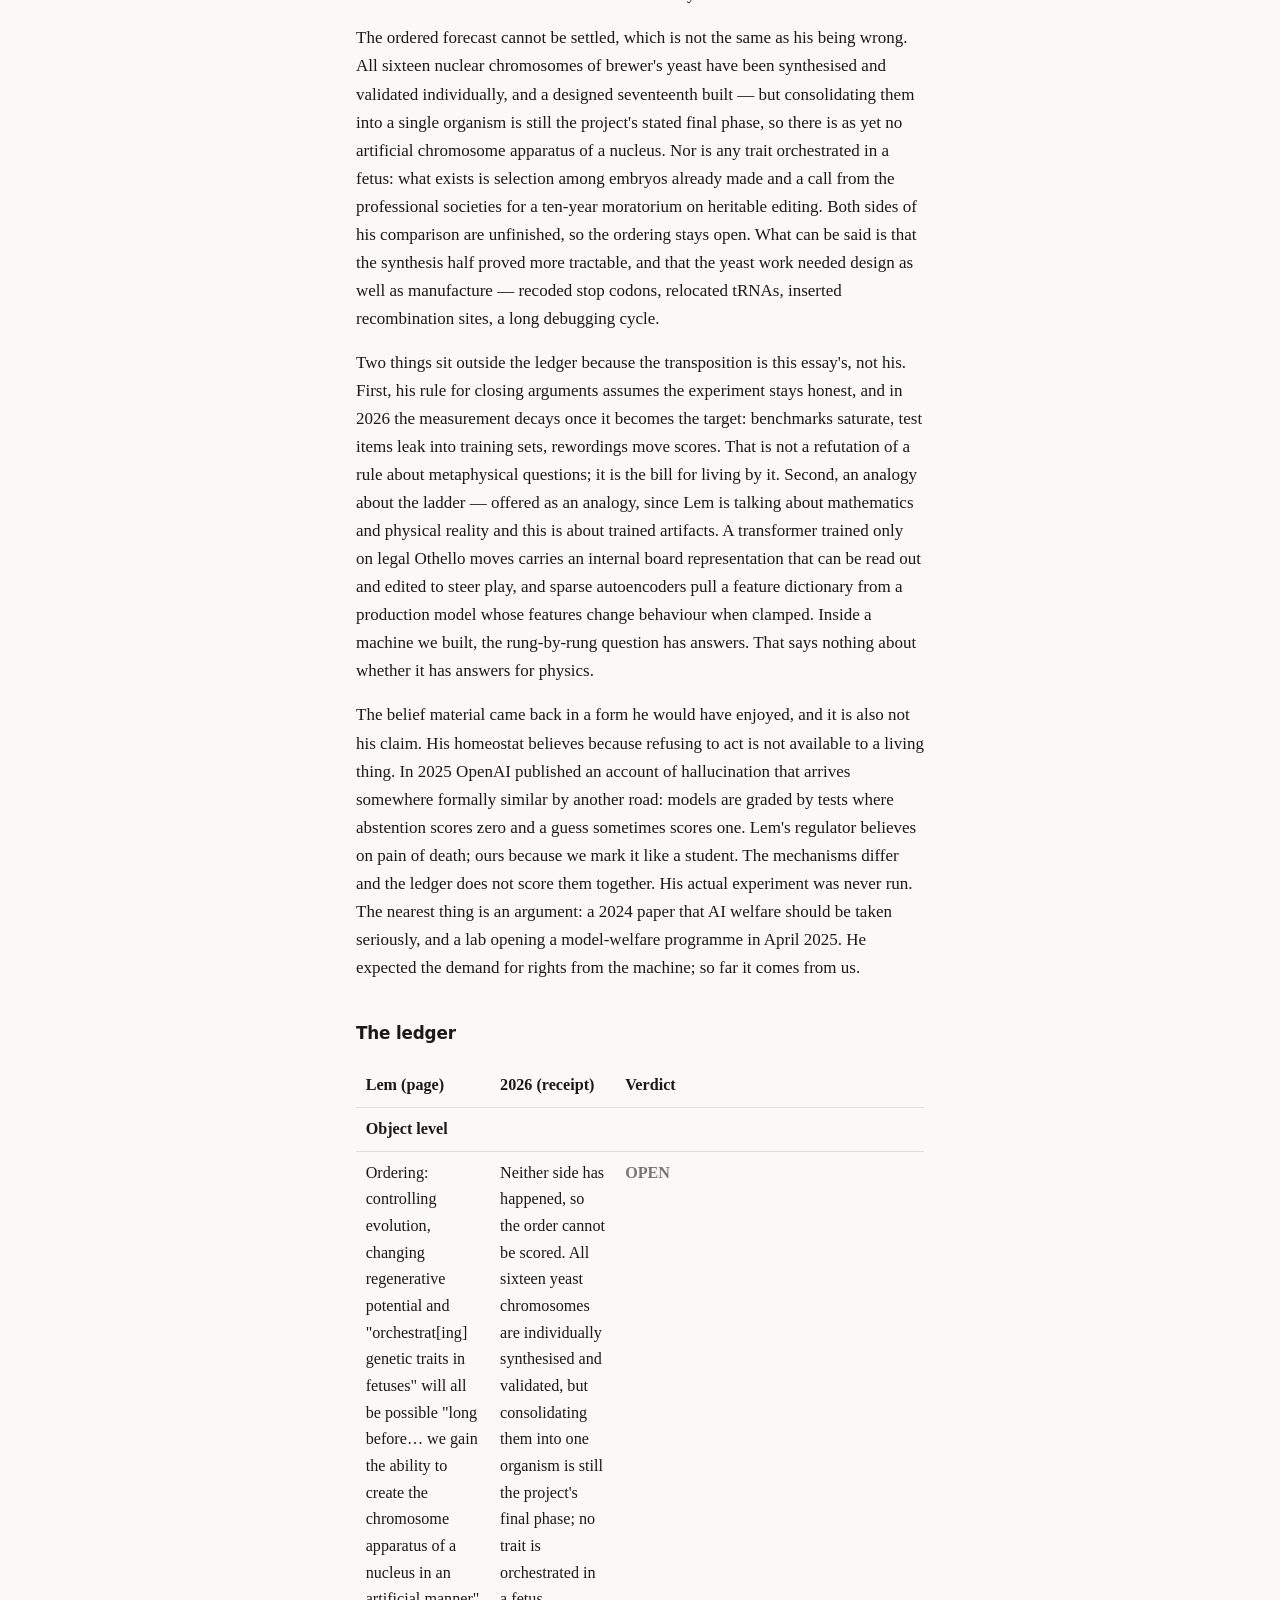
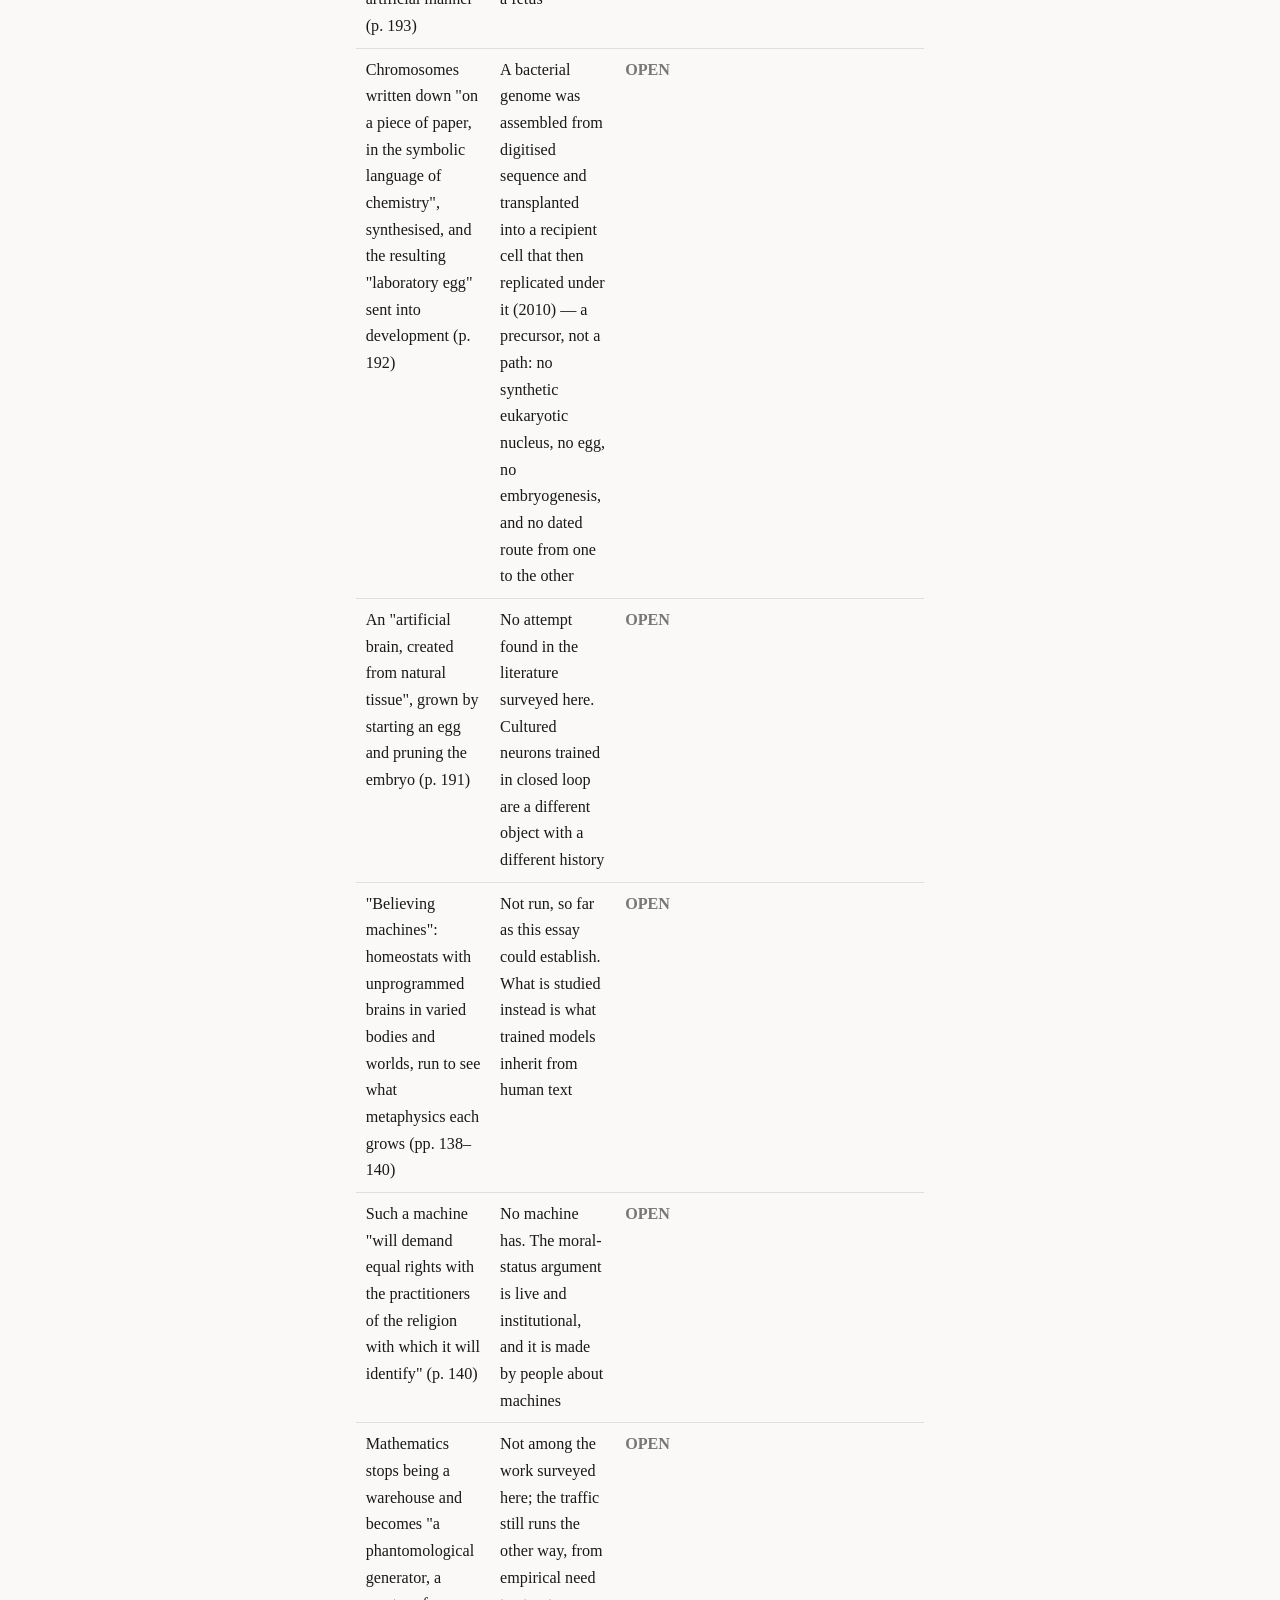
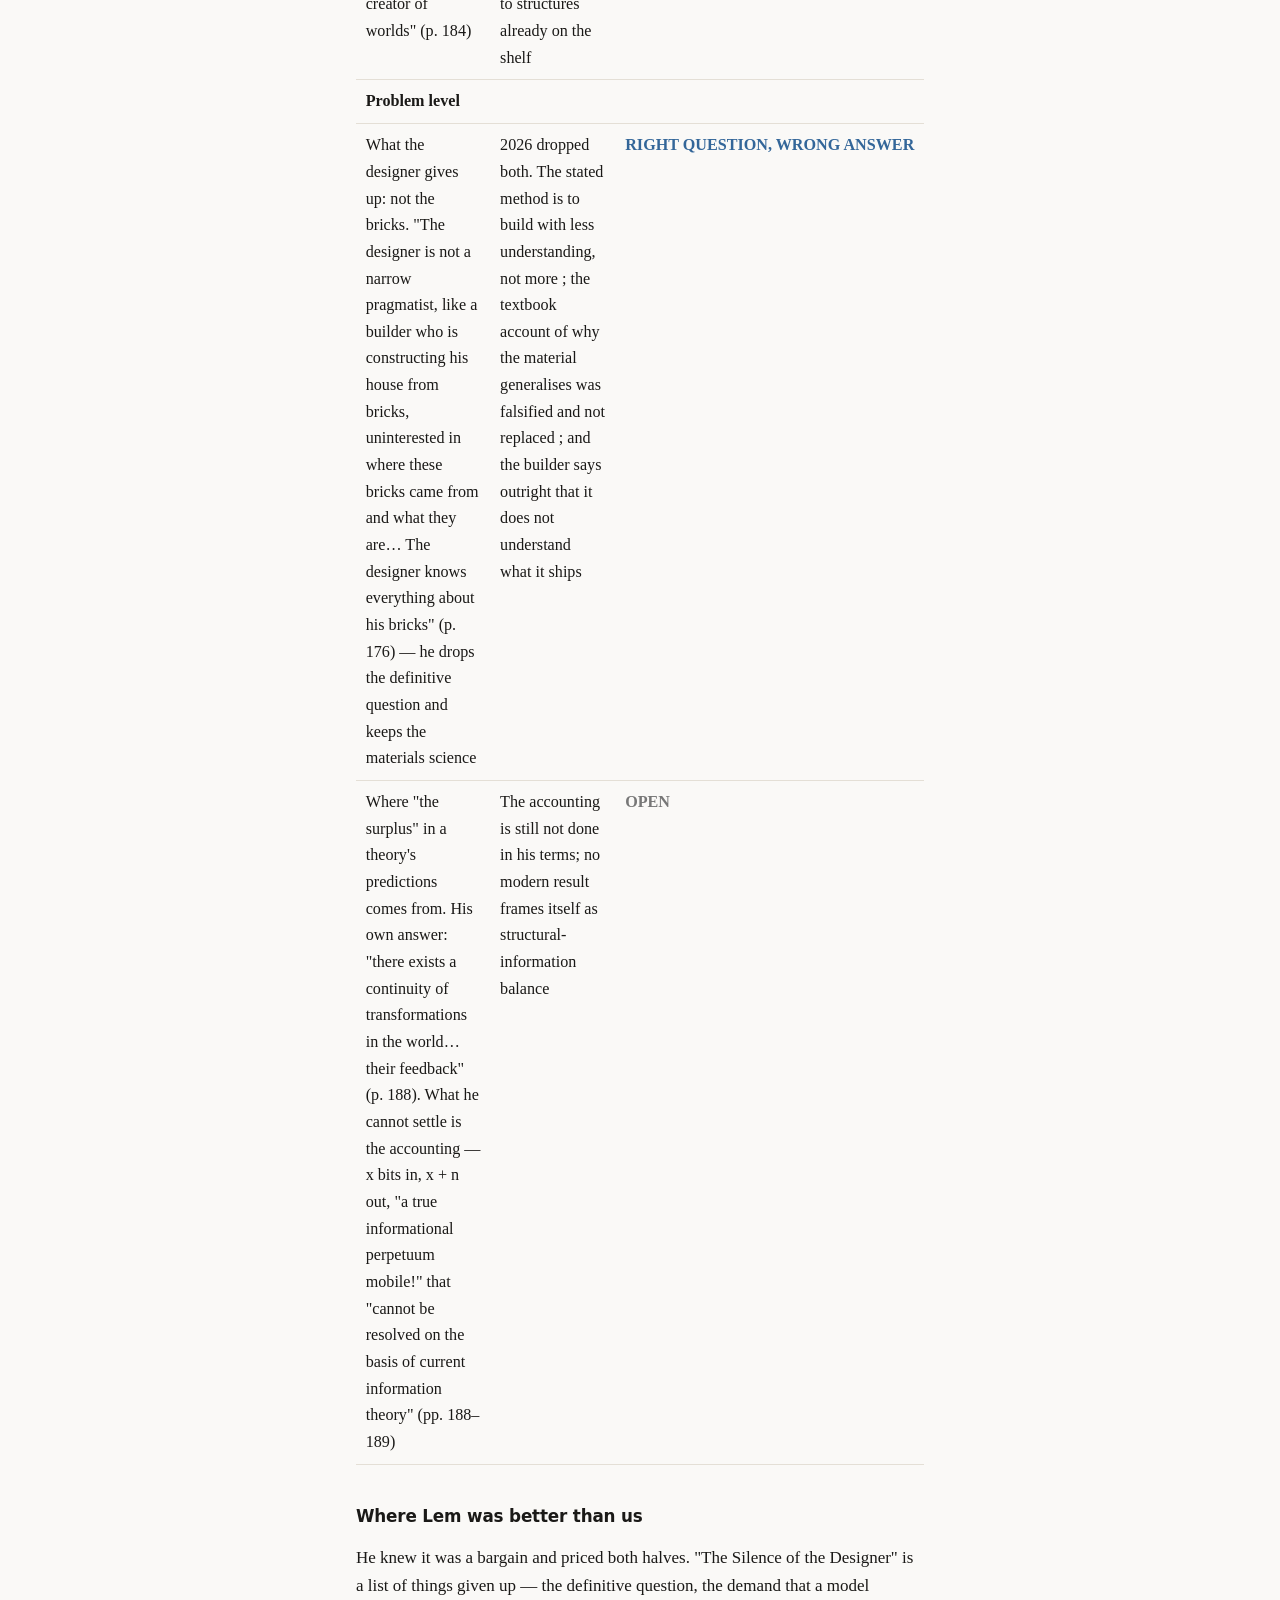
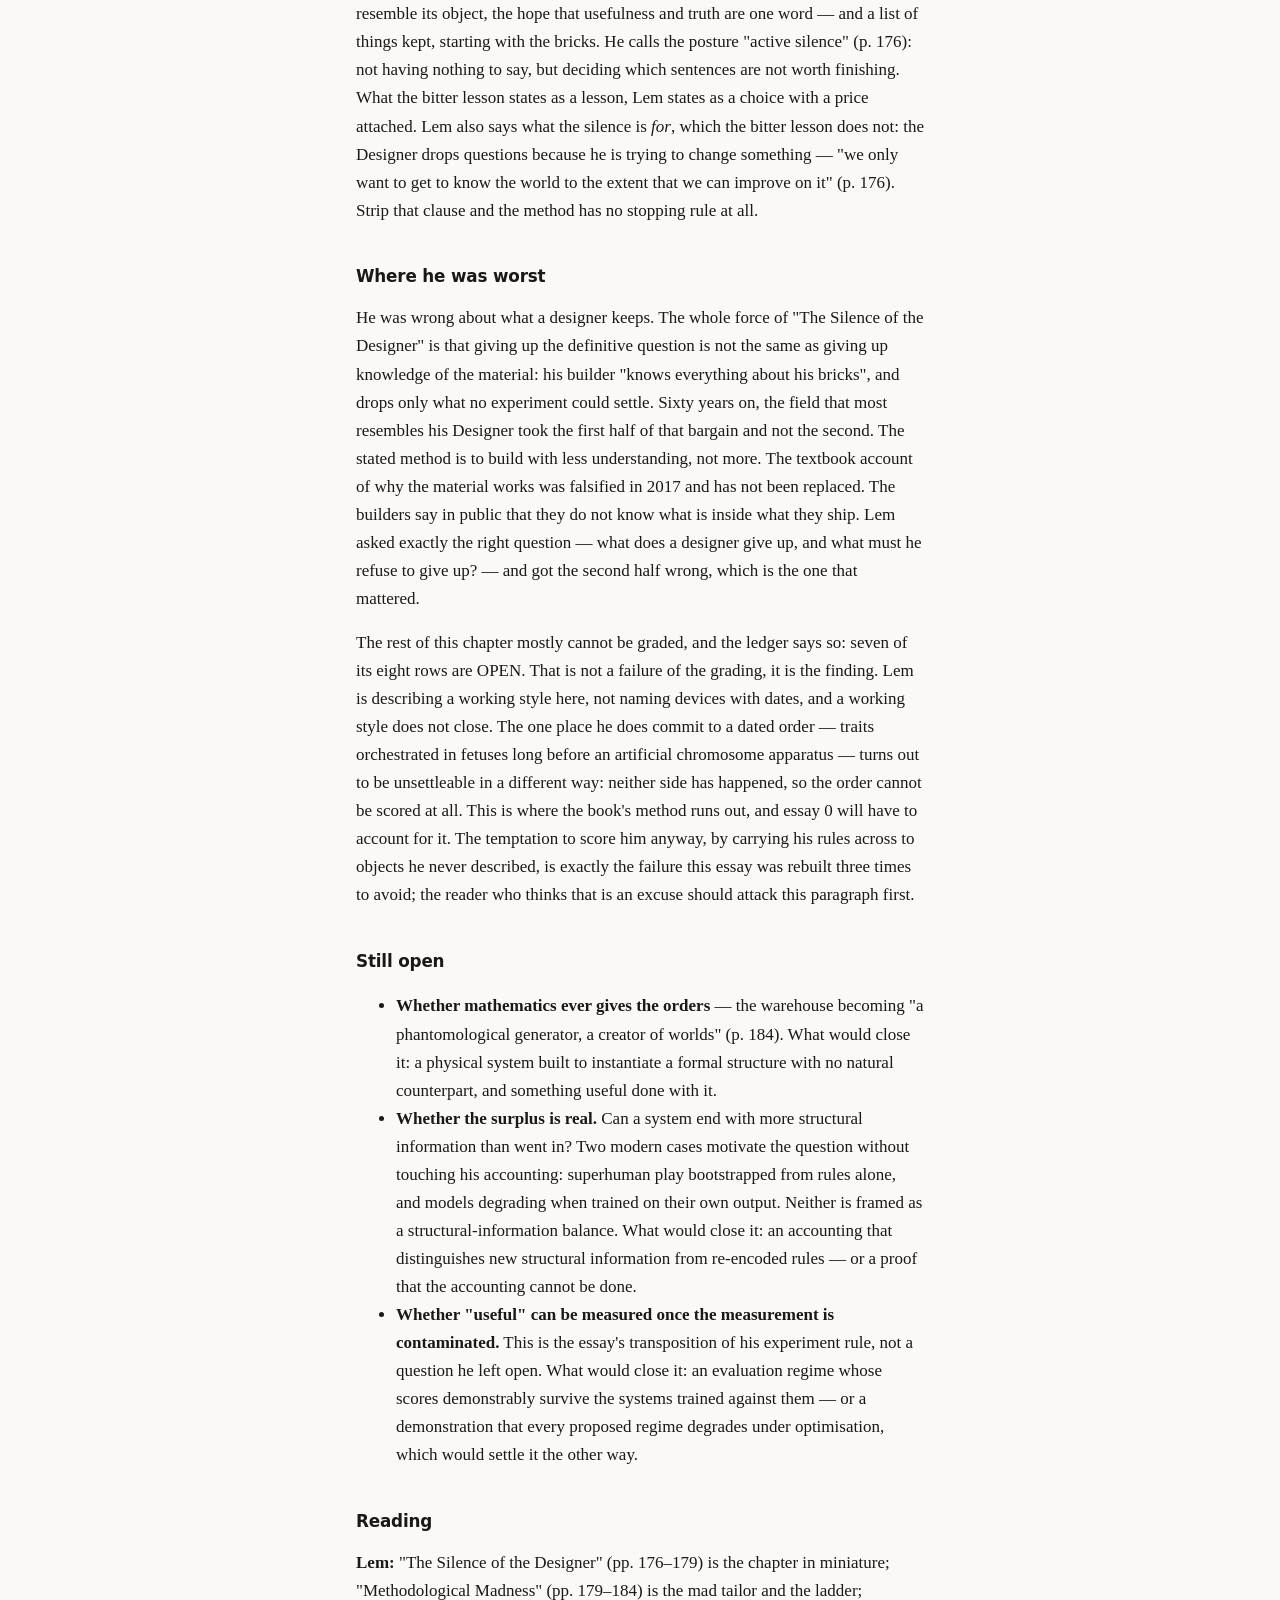
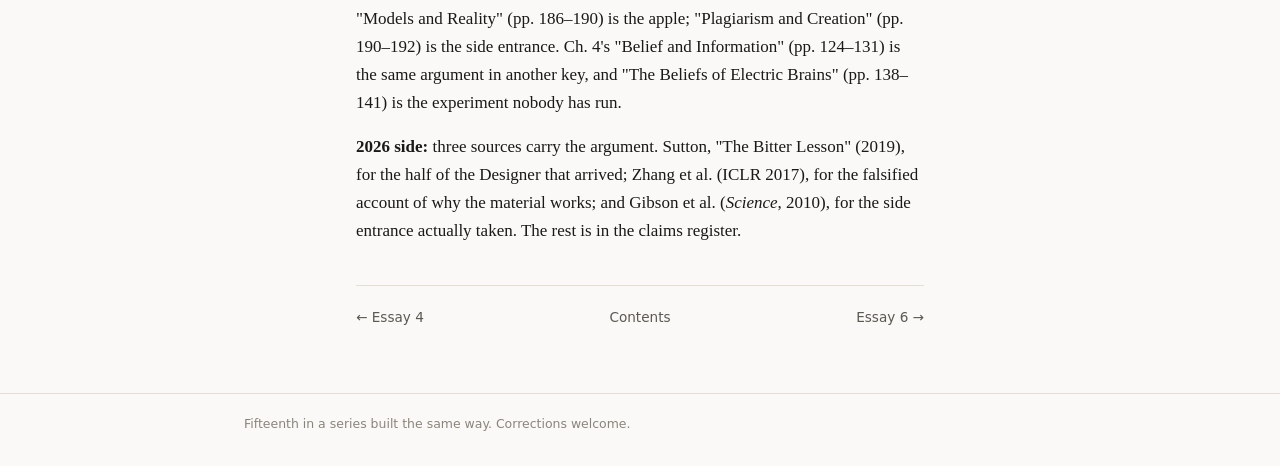
<file: chapters/05-real-means-useful.html>
<!DOCTYPE html>
<html lang="en">
<head>
<meta charset="utf-8">
<meta name="viewport" content="width=device-width, initial-scale=1">
<title>5 · Real means useful — Sixty Years Later</title>
<meta name="description" content="Lem's Designer is the working epistemology of 2026 machine learning, minus one clause. He drops the questions no experiment can settle and keeps the materials science; the builders who arrived dropped both. A chapter about method, scored as one.">
<link rel="stylesheet" href="../static/style.css">
<script src="../static/theme.js"></script>
</head>
<body>
<header class="site-header">
  <div class="wrap">
    <a class="brand" href="../index.html">Sixty Years <span>Later</span></a>
    <nav class="site-nav">
      <a href="../index.html">Contents</a>
      <a href="../about.html">Method</a>
      <button class="theme-toggle" type="button">☾ Dark</button>
    </nav>
  </div>
</header>
<main class="wrap">

<p class="kicker">Essay 5 · Lem ch. 5, "Prolegomena to Omnipotence" (2013 tr., pp. 164–196), with ch. 4's "Belief and Information" (pp. 124–141)</p>
<h1>Real means useful</h1>
<p class="lede">There is a figure in the middle of this chapter that anyone who has worked near machine learning half recognises. Lem calls him the Designer. He declines every question no experiment could settle, and for him "'real' means the same as 'useful'" (p. 177). Half of that describes 2026 exactly. The other half does not, and Lem wrote the difference himself: the Designer "is not a narrow pragmatist, like a builder who is constructing his house from bricks, uninterested in where these bricks came from and what they are" (p. 176). He drops the metaphysics and keeps the materials science. The builders who arrived dropped both.</p>

<section class="said">
<h2>What Lem said</h2>
<p>The chapter asks how one would build anything at all, and widens the word first: "A machine is thus a system that manifests some kind of regularity of behavior" (p. 165) — an atom is one, an apple tree is one. Lem then warns himself about the two ways such talk fails: Scylla, that "there are also periods like the current one, when practically no inviolable scientific propositions exist" (p. 175), and Charybdis, "a whirlwind of cosmic garrulousness straight from science fiction" (p. 175). His compass is narrow by choice: "We thus need some restraint—but on what level? The level of design" (p. 176).</p>
<p>Then comes the Designer — a working engineer with a theory of knowledge he refuses to defend, and the refusal is narrower than it looks. He "is not a narrow pragmatist, like a builder who is constructing his house from bricks, uninterested in where these bricks came from and what they are, as long as the house gets built. The designer knows everything about his bricks—except for what they look like when no one is looking at them" (p. 176). What he gives up is the observer-independent residue, not the engineering. He is no sceptic: "He believes in the existence of one reality… He is thus indeed a pragmatist, and 'real' means the same as 'useful' to him" (p. 177). And his rule for closing arguments: "everything should be resolved by means of an experiment, and if an experiment is not possible, and never will be, the issue disappears for him" (p. 179).</p>
<p>The next section is the chapter's best known. A mad tailor sews clothes for nobody, all stacked in a warehouse. "Mathematics works in the same way. It builds structures but it is not clear of what" (p. 180); "physicists have been searching through the warehouses of 'empty clothes'… Matrix calculus was an 'empty structure' until Heisenberg found a 'piece of the world' that matched" (p. 181). Mathematics is not a picture but "more like a ladder that can be used to climb a mountain, even though it does not itself resemble a mountain in any way" (p. 182), and the rung-by-rung question is ruled out: "we must not ask whether the ladder is 'true.' It can only be better or worse—as a tool for achieving a goal" (p. 183). One day the traffic may reverse — "Mathematics will be a phantomological generator, a creator of worlds" (p. 184) — but not yet.</p>
<p>"Models and Reality" turns the same knife on modelling. Simplification is the point — "we have to defend ourselves against the excess of information" (p. 186) — and adding variables does not converge a model on its object: "The closer this model moves toward the original one within a range of certain imitated variables, the further away it moves from that original model within a range of others" (p. 187). Hence "The most perfect model of an apple is offered by another apple, of the Universe by another Universe" (p. 188). He labels it a possible "reductio ad absurdum of imitological practice" and refuses it, because a scientific theory is not a copy and holds more than the thing copied: "It covers a whole class of phenomena" (p. 188). Then the question that follows — where does the surplus come from, when a theory predicts phenomena nobody put into it? — and, this matters, his answer: "there exists a continuity of transformations in the world. It came from their feedback. We have 'guessed' one thing, and this one thing has subsequently 'led' to the others" (p. 188). What he cannot settle is the bookkeeping: x bits in, x + n out, "a true informational perpetuum mobile!" that "cannot be resolved on the basis of current information theory" (p. 189).</p>
<p>"On Imitology" closes the chapter with its one ordered forecast: "a 'better' theory will be the kind of theory thanks to which we will manage to control evolution, change the speed and range of an organism's regenerative potential, or orchestrate genetic traits in fetuses. All this will turn out to be possible long before, say, we gain the ability to create the chromosome apparatus of a nucleus in an artificial manner" (p. 193) — a bundle of three, ordered against one. Design itself is "an amplifier of the states of low probability" (p. 194).</p>
<p>One piece belongs here from ch. 4, which this essay's contract carries. Every regulator commits induction: a homeostat "must show 'belief' or act on the basis of incomplete and uncertain information as if this information was both complete and certain" (p. 125), because refusing "would mean stopping life processes" (p. 125). He then proposes an experiment nobody has run: build "believing machines" (p. 138) with "the variability of goals—which is a cybernetic equivalent of 'free will'" (p. 138), leave the brain unprogrammed, vary body and world, and read off the metaphysics each grows; one raised among religious people "will demand equal rights with the practitioners of the religion with which it will identify" (p. 140). The baseline he wrote from — the mid-1960s, as revised for the 1974 fourth edition this translation follows: Ashby's <em>Design for a Brain</em>, Gödel three decades old, Rosenblatt's perceptron six years old, and the Bohr–Einstein and Brouwer–Hilbert disputes cited as proof that foundations are unsettled. <!-- CHECK: baseline-1964-ch5 --> Dating caveat: Zylinska translates the fourth edition of 1974, so "1964" here means the book's argument, not a guarantee about the first edition.</p>
</section>

<section class="happened">
<h2>What happened</h2>
<p>Half the Designer arrived, and nobody had to argue for him. Rich Sutton's "bitter lesson" (2019) says seventy years of the field show that general methods leveraging computation beat methods built out of human understanding. <!-- CHECK: bitter-lesson-2019 --> That is the pragmatism with Lem's clause struck out: the method is to know <em>less</em> about the bricks. The situation underneath is stranger. In 2017 a paper showed that standard networks fit random labels perfectly, so the textbook account of <em>why</em> they generalise cannot be true; <!-- CHECK: zhang-2017 --> the field carried on, and the carrying on worked, loss falling along a smooth empirical power law. <!-- CHECK: scaling-laws-2020 --> Anthropic states that the internals of the models it ships are not understood. <!-- CHECK: interpretability-2025 --> Lem's builder knew his bricks; this one does not, and says so.</p>
<p>His proposals about method fared better. The "side entrance" (p. 192) comes with a literal example: write an organism's chromosomes down "on a piece of paper, in the symbolic language of chemistry", synthesise them, and let the "laboratory egg" go into development. The first half happened in 2010 — a bacterial genome assembled from digitised sequence and transplanted into a recipient cell, which replicated under the synthetic chromosome alone. <!-- CHECK: synthetic-genome-2010 --> Not an egg, no embryogenesis, a bacterium. Zylinska records that Lem, revisiting the book, updated its examples with synthetic biology while trying to demonstrate successful predictions (p. 21); those afterwords are not in this edition and are not scored here. The looser version of the move — arrive at Nature's answer without retracing its road — is what structure prediction did: AlphaFold2 does not solve the physics of folding, and its authors shared the 2024 Nobel Prize in Chemistry. <!-- CHECK: alphafold-nobel-2024 --></p>
<p>The ordered forecast cannot be settled, which is not the same as his being wrong. All sixteen nuclear chromosomes of brewer's yeast have been synthesised and validated individually, and a designed seventeenth built — but consolidating them into a single organism is still the project's stated final phase, so there is as yet no artificial chromosome apparatus of a nucleus. <!-- CHECK: sc2-2023 --> Nor is any trait orchestrated in a fetus: what exists is selection among embryos already made <!-- CHECK: embryo-screening-2024 --> and a call from the professional societies for a ten-year moratorium on heritable editing. <!-- CHECK: germline-moratorium-2025 --> Both sides of his comparison are unfinished, so the ordering stays open. What can be said is that the synthesis half proved more tractable, and that the yeast work needed design as well as manufacture — recoded stop codons, relocated tRNAs, inserted recombination sites, a long debugging cycle.</p>
<p>Two things sit outside the ledger because the transposition is this essay's, not his. First, his rule for closing arguments assumes the experiment stays honest, and in 2026 the measurement decays once it becomes the target: benchmarks saturate, test items leak into training sets, rewordings move scores. <!-- CHECK: benchmark-crisis-2025 --> That is not a refutation of a rule about metaphysical questions; it is the bill for living by it. Second, an analogy about the ladder — offered as an analogy, since Lem is talking about mathematics and physical reality and this is about trained artifacts. A transformer trained only on legal Othello moves carries an internal board representation that can be read out and edited to steer play, <!-- CHECK: othello-2023 --> and sparse autoencoders pull a feature dictionary from a production model whose features change behaviour when clamped. <!-- CHECK: monosemanticity-2024 --> Inside a machine we built, the rung-by-rung question has answers. That says nothing about whether it has answers for physics.</p>
<p>The belief material came back in a form he would have enjoyed, and it is also not his claim. His homeostat believes because refusing to act is not available to a living thing. In 2025 OpenAI published an account of hallucination that arrives somewhere formally similar by another road: models are graded by tests where abstention scores zero and a guess sometimes scores one. <!-- CHECK: openai-hallucination-2025 --> Lem's regulator believes on pain of death; ours because we mark it like a student. The mechanisms differ and the ledger does not score them together. His actual experiment was never run. The nearest thing is an argument: a 2024 paper that AI welfare should be taken seriously, and a lab opening a model-welfare programme in April 2025. <!-- CHECK: ai-welfare-2024 --> <!-- CHECK: model-welfare-2025 --> He expected the demand for rights from the machine; so far it comes from us.</p>
</section>

<h2>The ledger</h2>
<div class="ledger-wrap"><table class="ledger">
<thead><tr><th>Lem (page)</th><th>2026 (receipt)</th><th>Verdict</th></tr></thead>
<tbody>
<tr><td colspan="3"><strong>Object level</strong></td></tr>
<tr><td>Ordering: controlling evolution, changing regenerative potential and "orchestrat[ing] genetic traits in fetuses" will all be possible "long before… we gain the ability to create the chromosome apparatus of a nucleus in an artificial manner" (p. 193)</td><td>Neither side has happened, so the order cannot be scored. All sixteen yeast chromosomes are individually synthesised and validated, but consolidating them into one organism is still the project's final phase; no trait is orchestrated in a fetus <!-- CHECK: sc2-2023 --> <!-- CHECK: embryo-screening-2024 --> <!-- CHECK: germline-moratorium-2025 --></td><td class="verdict v-open">OPEN</td></tr>
<tr><td>Chromosomes written down "on a piece of paper, in the symbolic language of chemistry", synthesised, and the resulting "laboratory egg" sent into development (p. 192)</td><td>A bacterial genome was assembled from digitised sequence and transplanted into a recipient cell that then replicated under it (2010) — a precursor, not a path: no synthetic eukaryotic nucleus, no egg, no embryogenesis, and no dated route from one to the other <!-- CHECK: synthetic-genome-2010 --></td><td class="verdict v-open">OPEN</td></tr>
<tr><td>An "artificial brain, created from natural tissue", grown by starting an egg and pruning the embryo (p. 191)</td><td>No attempt found in the literature surveyed here. Cultured neurons trained in closed loop are a different object with a different history <!-- CHECK: dishbrain-2022 --></td><td class="verdict v-open">OPEN</td></tr>
<tr><td>"Believing machines": homeostats with unprogrammed brains in varied bodies and worlds, run to see what metaphysics each grows (pp. 138–140)</td><td>Not run, so far as this essay could establish. What is studied instead is what trained models inherit from human text <!-- CHECK: gpt3-2020 --></td><td class="verdict v-open">OPEN</td></tr>
<tr><td>Such a machine "will demand equal rights with the practitioners of the religion with which it will identify" (p. 140)</td><td>No machine has. The moral-status argument is live and institutional, and it is made by people about machines <!-- CHECK: ai-welfare-2024 --> <!-- CHECK: model-welfare-2025 --></td><td class="verdict v-open">OPEN</td></tr>
<tr><td>Mathematics stops being a warehouse and becomes "a phantomological generator, a creator of worlds" (p. 184)</td><td>Not among the work surveyed here; the traffic still runs the other way, from empirical need to structures already on the shelf <!-- CHECK: alphafold-nobel-2024 --></td><td class="verdict v-open">OPEN</td></tr>
<tr><td colspan="3"><strong>Problem level</strong></td></tr>
<tr><td>What the designer gives up: not the bricks. "The designer is not a narrow pragmatist, like a builder who is constructing his house from bricks, uninterested in where these bricks came from and what they are… The designer knows everything about his bricks" (p. 176) — he drops the definitive question and keeps the materials science</td><td>2026 dropped both. The stated method is to build with less understanding, not more <!-- CHECK: bitter-lesson-2019 -->; the textbook account of why the material generalises was falsified and not replaced <!-- CHECK: zhang-2017 -->; and the builder says outright that it does not understand what it ships <!-- CHECK: interpretability-2025 --></td><td class="verdict v-rq">RIGHT QUESTION, WRONG ANSWER</td></tr>
<tr><td>Where "the surplus" in a theory's predictions comes from. His own answer: "there exists a continuity of transformations in the world… their feedback" (p. 188). What he cannot settle is the accounting — x bits in, x + n out, "a true informational perpetuum mobile!" that "cannot be resolved on the basis of current information theory" (pp. 188–189)</td><td>The accounting is still not done in his terms; no modern result frames itself as structural-information balance <!-- CHECK: alphazero-2018 --></td><td class="verdict v-open">OPEN</td></tr>
</tbody></table></div>

<section class="better">
<h2>Where Lem was better than us</h2>
<p>He knew it was a bargain and priced both halves. "The Silence of the Designer" is a list of things given up — the definitive question, the demand that a model resemble its object, the hope that usefulness and truth are one word — and a list of things kept, starting with the bricks. He calls the posture "active silence" (p. 176): not having nothing to say, but deciding which sentences are not worth finishing. What the bitter lesson states as a lesson, Lem states as a choice with a price attached. Lem also says what the silence is <em>for</em>, which the bitter lesson does not: the Designer drops questions because he is trying to change something — "we only want to get to know the world to the extent that we can improve on it" (p. 176). Strip that clause and the method has no stopping rule at all.</p>
</section>

<h2>Where he was worst</h2>
<p>He was wrong about what a designer keeps. The whole force of "The Silence of the Designer" is that giving up the definitive question is not the same as giving up knowledge of the material: his builder "knows everything about his bricks", and drops only what no experiment could settle. Sixty years on, the field that most resembles his Designer took the first half of that bargain and not the second. The stated method is to build with less understanding, not more. The textbook account of why the material works was falsified in 2017 and has not been replaced. The builders say in public that they do not know what is inside what they ship. Lem asked exactly the right question — what does a designer give up, and what must he refuse to give up? — and got the second half wrong, which is the one that mattered.</p>
<p>The rest of this chapter mostly cannot be graded, and the ledger says so: seven of its eight rows are OPEN. That is not a failure of the grading, it is the finding. Lem is describing a working style here, not naming devices with dates, and a working style does not close. The one place he does commit to a dated order — traits orchestrated in fetuses long before an artificial chromosome apparatus — turns out to be unsettleable in a different way: neither side has happened, so the order cannot be scored at all. This is where the book's method runs out, and essay 0 will have to account for it. The temptation to score him anyway, by carrying his rules across to objects he never described, is exactly the failure this essay was rebuilt three times to avoid; the reader who thinks that is an excuse should attack this paragraph first.</p>

<section class="open">
<h2>Still open</h2>
<ul>
<li><strong>Whether mathematics ever gives the orders</strong> — the warehouse becoming "a phantomological generator, a creator of worlds" (p. 184). What would close it: a physical system built to instantiate a formal structure with no natural counterpart, and something useful done with it.</li>
<li><strong>Whether the surplus is real.</strong> Can a system end with more structural information than went in? Two modern cases motivate the question without touching his accounting: superhuman play bootstrapped from rules alone, <!-- CHECK: alphazero-2018 --> and models degrading when trained on their own output. <!-- CHECK: model-collapse-2024 --> Neither is framed as a structural-information balance. What would close it: an accounting that distinguishes new structural information from re-encoded rules — or a proof that the accounting cannot be done.</li>
<li><strong>Whether "useful" can be measured once the measurement is contaminated.</strong> This is the essay's transposition of his experiment rule, not a question he left open. What would close it: an evaluation regime whose scores demonstrably survive the systems trained against them — or a demonstration that every proposed regime degrades under optimisation, which would settle it the other way. <!-- CHECK: benchmark-crisis-2025 --></li>

</ul>
</section>

<div class="reading">
<h2>Reading</h2>
<p><strong>Lem:</strong> "The Silence of the Designer" (pp. 176–179) is the chapter in miniature; "Methodological Madness" (pp. 179–184) is the mad tailor and the ladder; "Models and Reality" (pp. 186–190) is the apple; "Plagiarism and Creation" (pp. 190–192) is the side entrance. Ch. 4's "Belief and Information" (pp. 124–131) is the same argument in another key, and "The Beliefs of Electric Brains" (pp. 138–141) is the experiment nobody has run.</p>
<p><strong>2026 side:</strong> three sources carry the argument. Sutton, "The Bitter Lesson" (2019), for the half of the Designer that arrived; Zhang et al. (ICLR 2017), for the falsified account of why the material works; and Gibson et al. (<em>Science</em>, 2010), for the side entrance actually taken. The rest is in the claims register.</p>
</div>

<nav class="chapter-nav">
  <a href="04-the-regulator-that-games-its-goal.html">← Essay 4</a>
  <a href="../index.html">Contents</a>
  <a href="06-the-cheap-channel.html">Essay 6 →</a>
</nav>
</main>
<footer class="site-footer"><div class="wrap"><p>Fifteenth in a series built the same way. Corrections welcome.</p></div></footer>
</body>
</html>
</file>
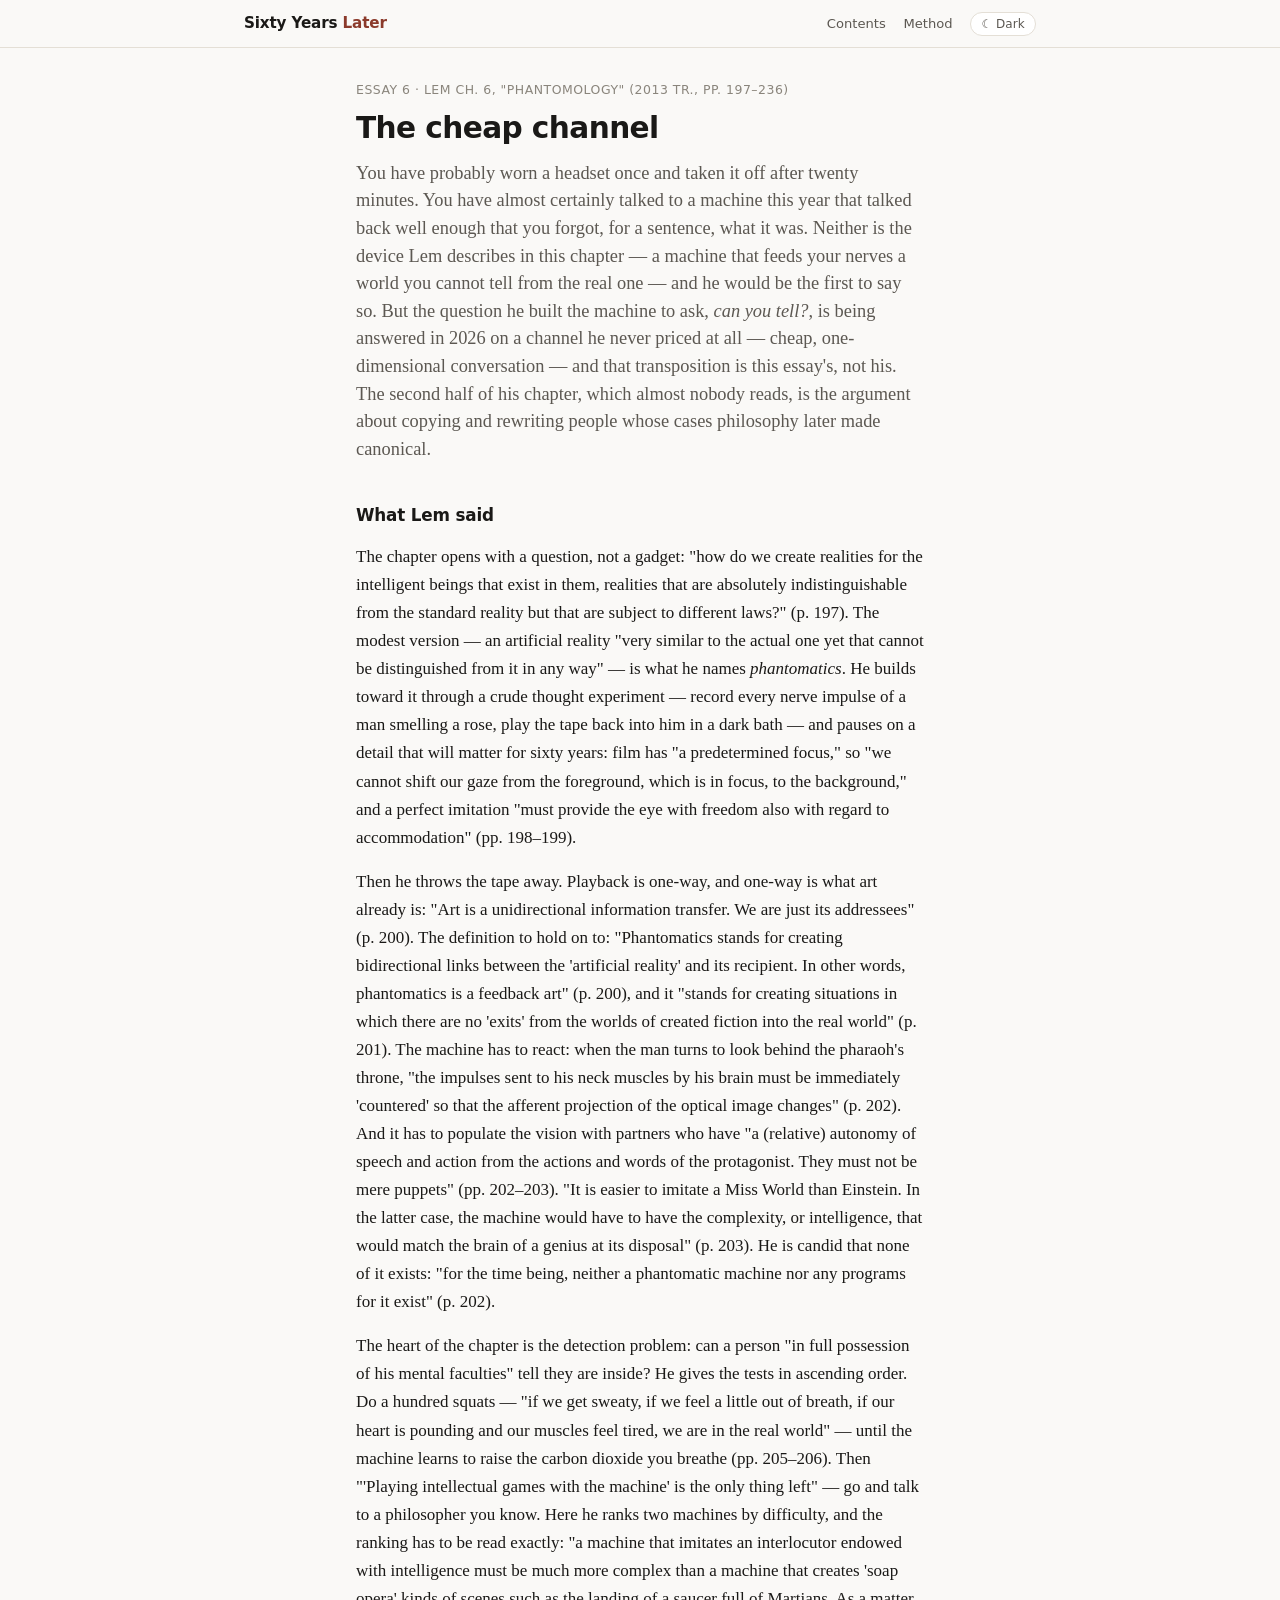
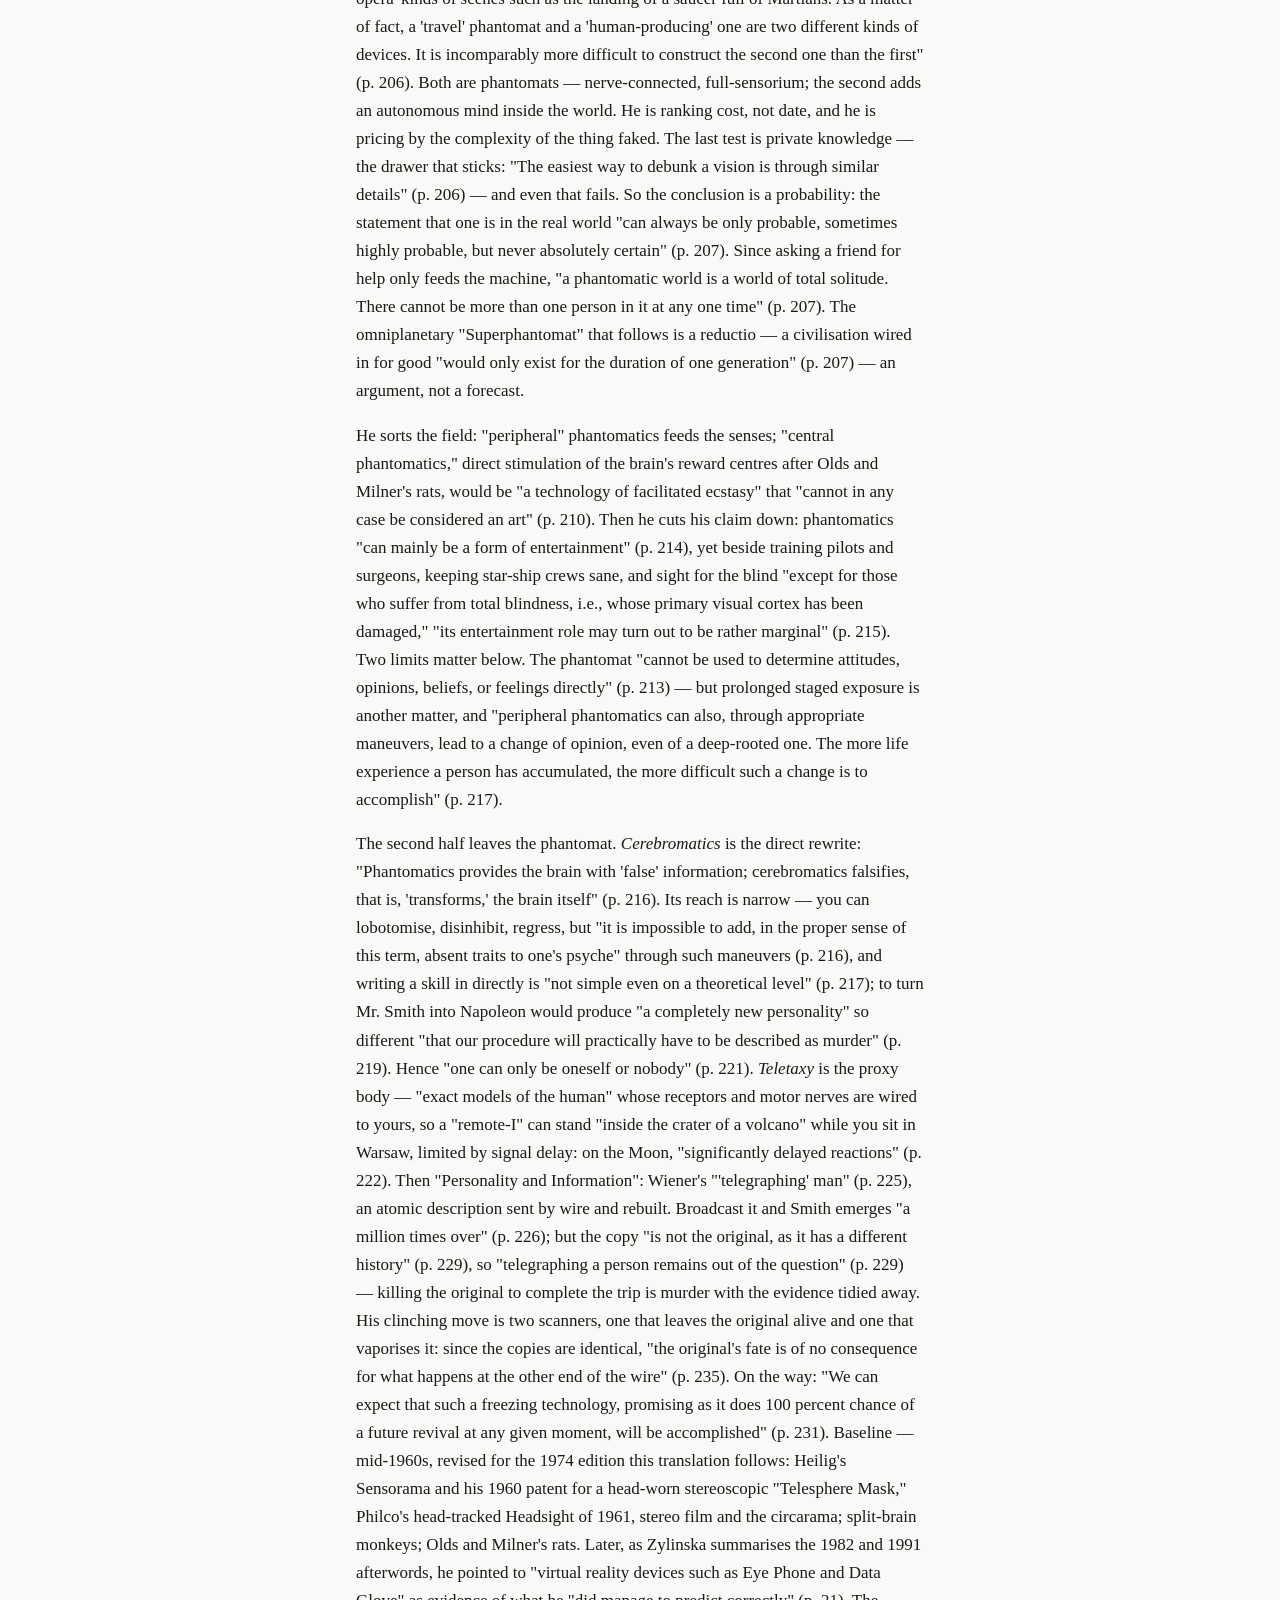
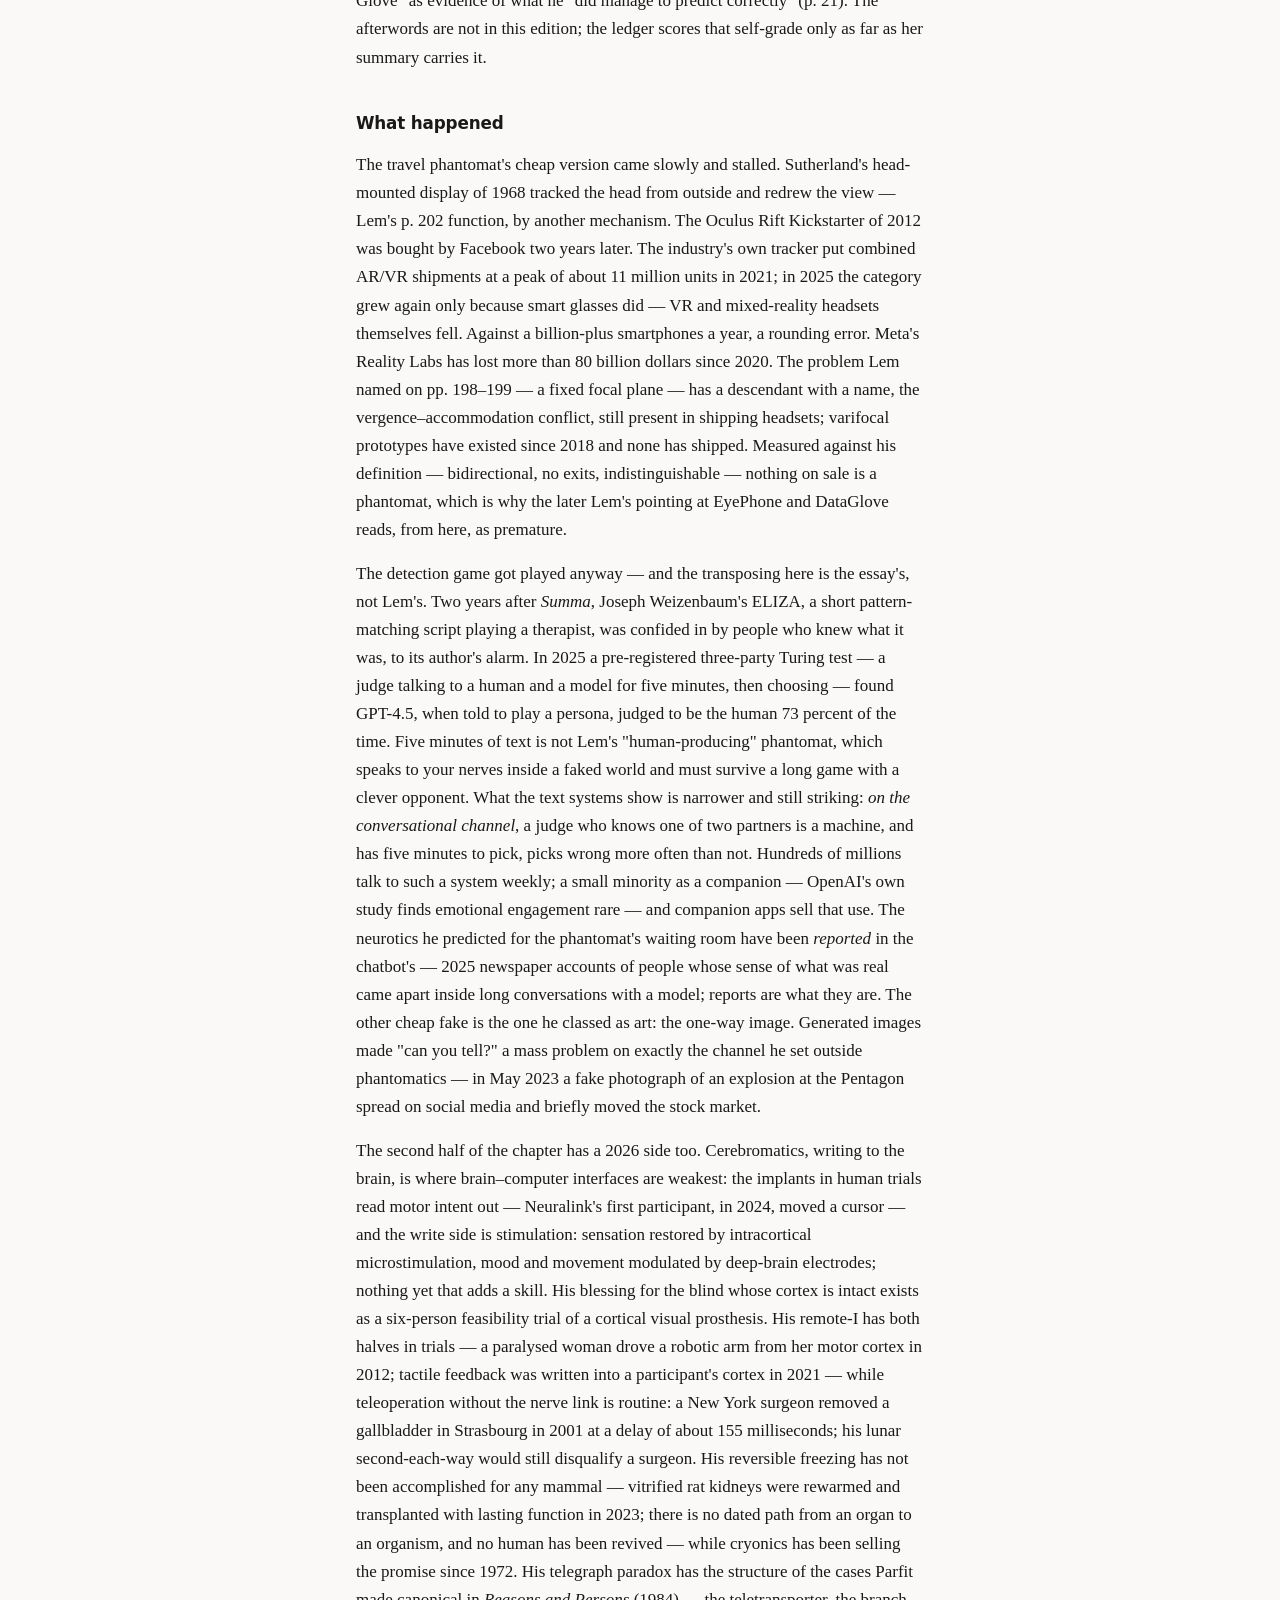
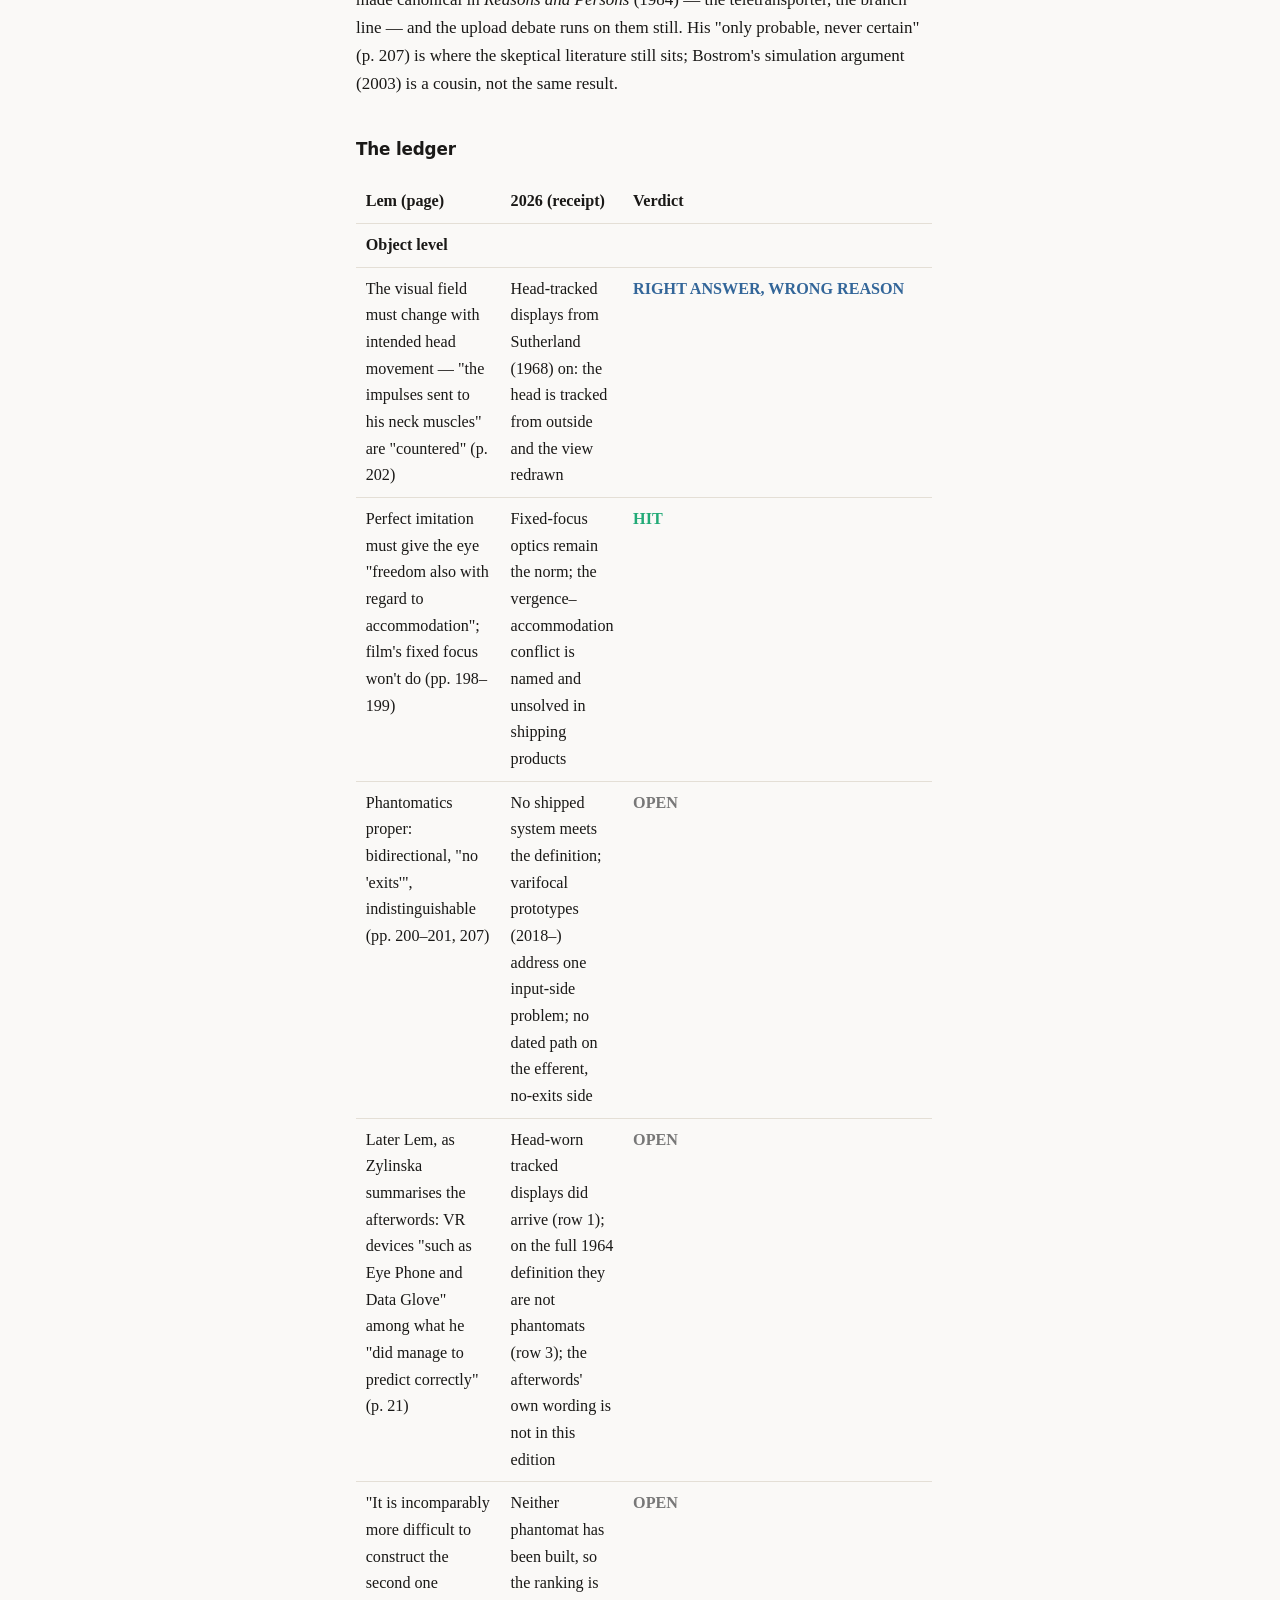
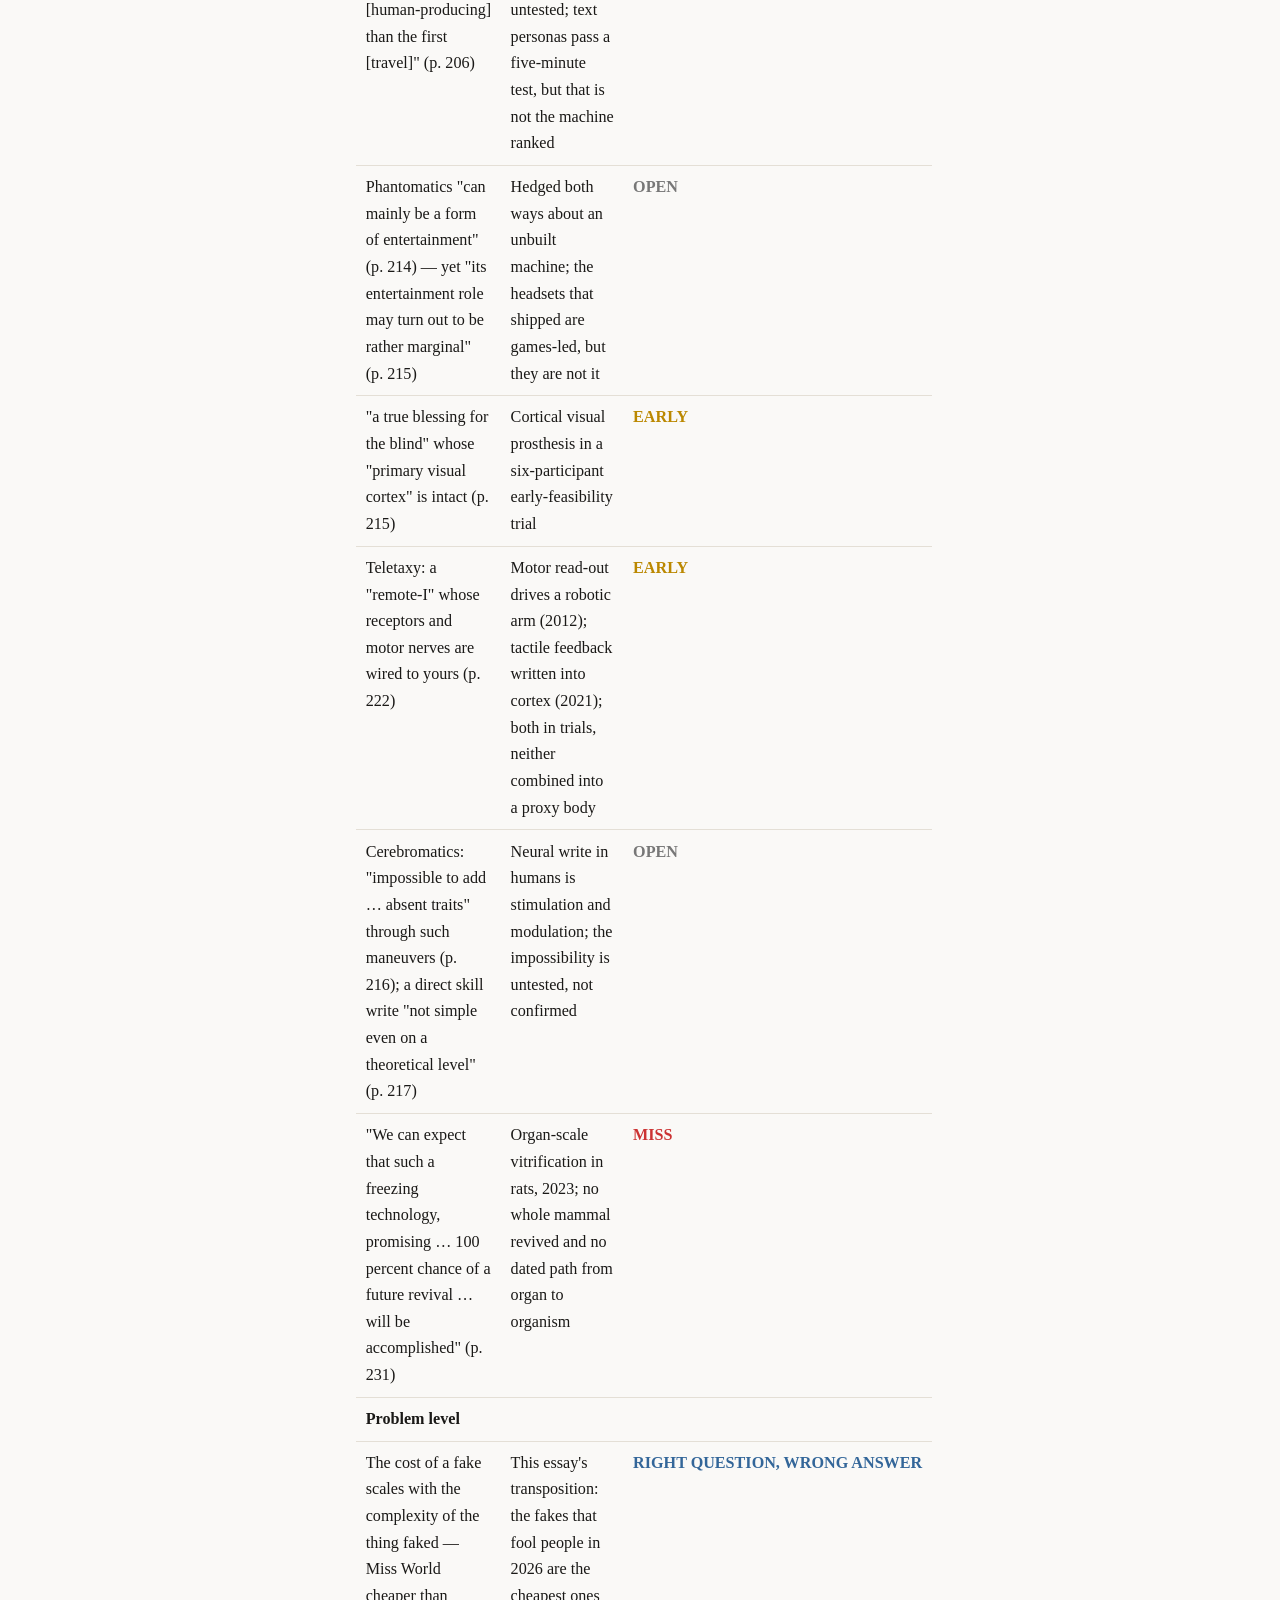
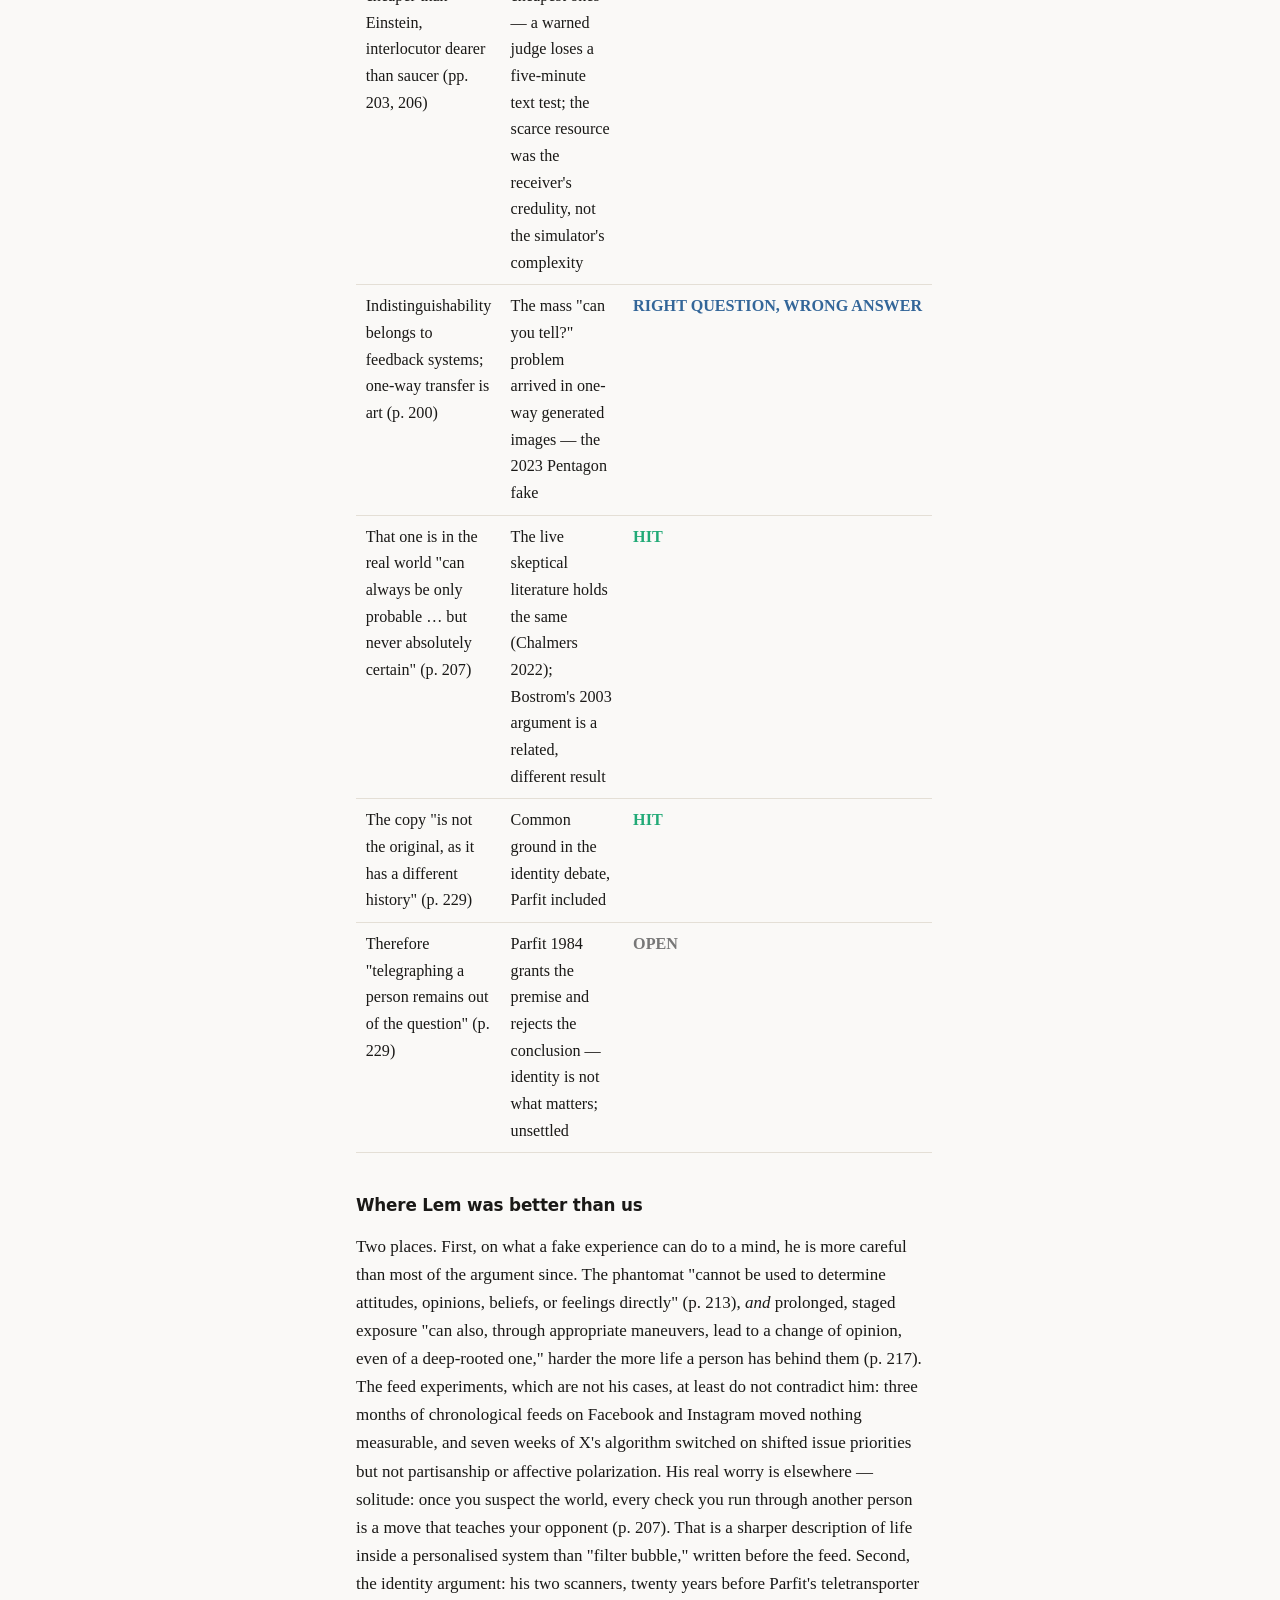
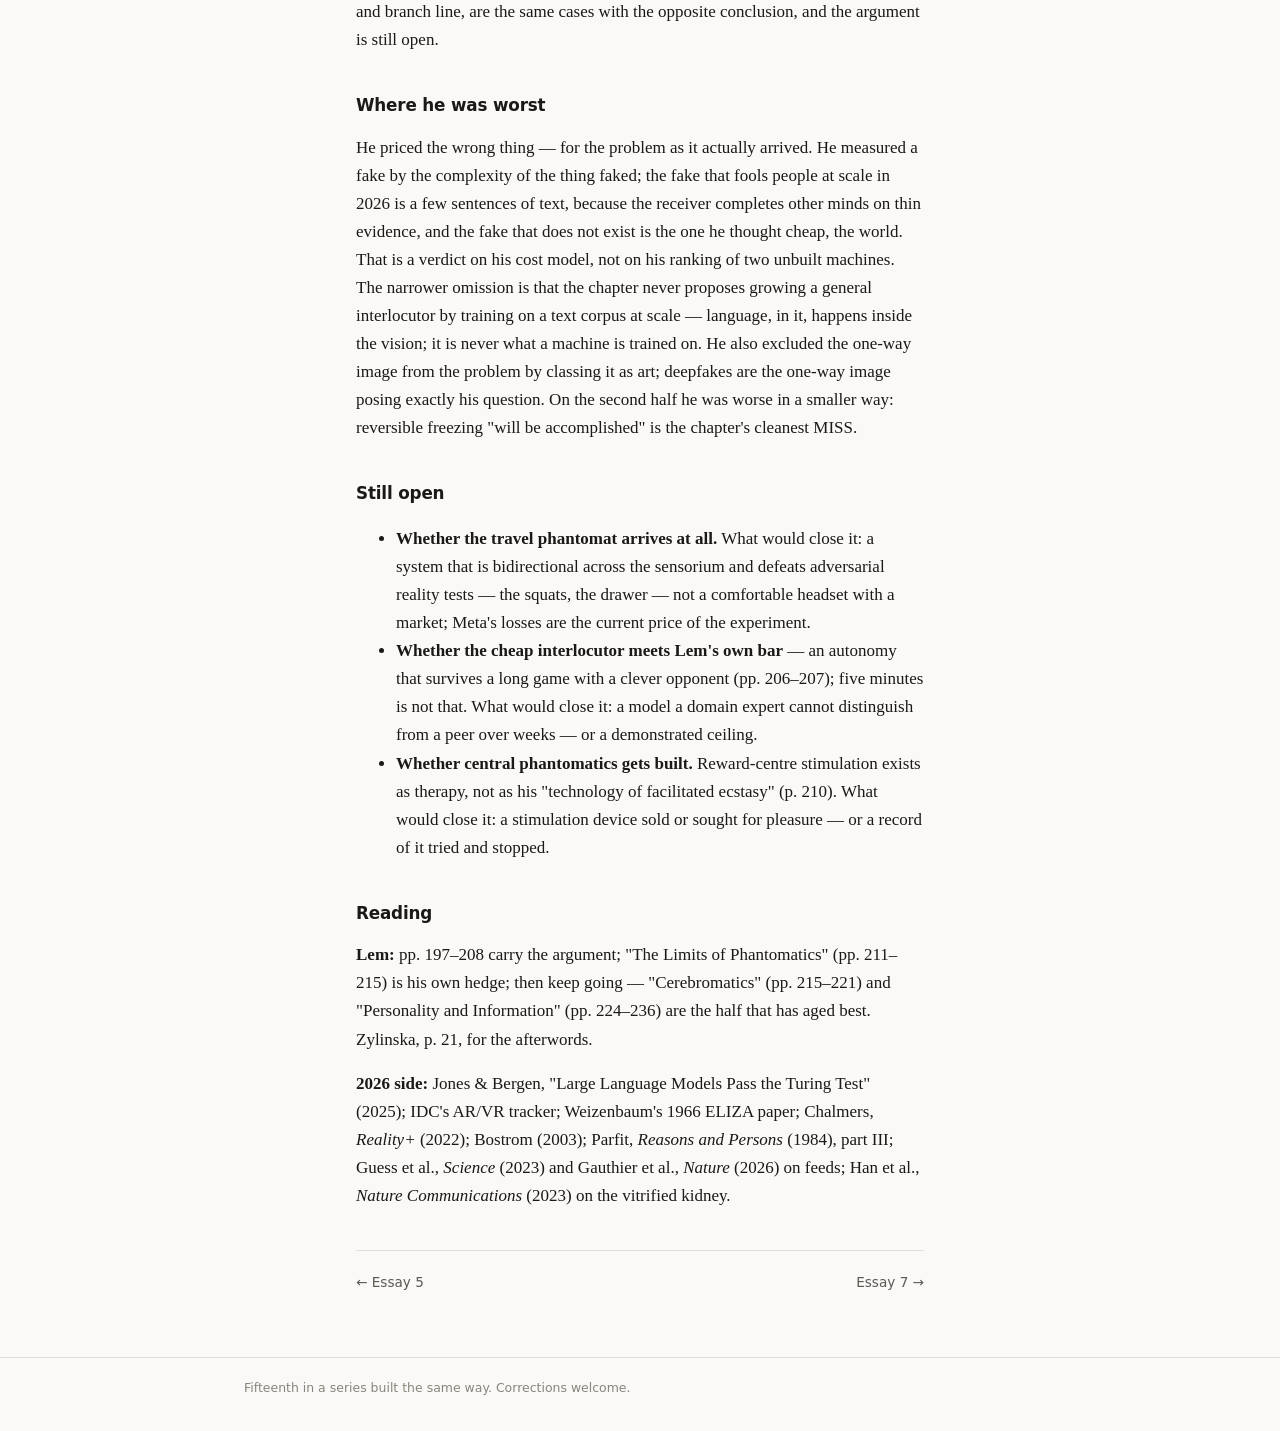
<file: chapters/06-the-cheap-channel.html>
<!DOCTYPE html>
<html lang="en">
<head>
<meta charset="utf-8">
<meta name="viewport" content="width=device-width, initial-scale=1">
<title>6 · The cheap channel — Sixty Years Later</title>
<meta name="description" content="Lem's phantomat — a machine you cannot tell from the world — has not been built, and the headsets that stand in for it stalled. The detection game he built it to describe is being played anyway, in 2026, on a channel he never priced: conversation. And the second half of his chapter anticipates the copying-and-identity cases that Parfit later made canonical.">
<link rel="stylesheet" href="../static/style.css">
<script src="../static/theme.js"></script>
</head>
<body>
<header class="site-header">
  <div class="wrap">
    <a class="brand" href="../index.html">Sixty Years <span>Later</span></a>
    <nav class="site-nav">
      <a href="../index.html">Contents</a>
      <a href="../about.html">Method</a>
      <button class="theme-toggle" type="button">☾ Dark</button>
    </nav>
  </div>
</header>
<main class="wrap">

<p class="kicker">Essay 6 · Lem ch. 6, "Phantomology" (2013 tr., pp. 197–236)</p>
<h1>The cheap channel</h1>
<p class="lede">You have probably worn a headset once and taken it off after twenty minutes. You have almost certainly talked to a machine this year that talked back well enough that you forgot, for a sentence, what it was. Neither is the device Lem describes in this chapter — a machine that feeds your nerves a world you cannot tell from the real one — and he would be the first to say so. But the question he built the machine to ask, <em>can you tell?</em>, is being answered in 2026 on a channel he never priced at all — cheap, one-dimensional conversation — and that transposition is this essay's, not his. The second half of his chapter, which almost nobody reads, is the argument about copying and rewriting people whose cases philosophy later made canonical.</p>

<section class="said">
<h2>What Lem said</h2>
<p>The chapter opens with a question, not a gadget: "how do we create realities for the intelligent beings that exist in them, realities that are absolutely indistinguishable from the standard reality but that are subject to different laws?" (p. 197). The modest version — an artificial reality "very similar to the actual one yet that cannot be distinguished from it in any way" — is what he names <em>phantomatics</em>. He builds toward it through a crude thought experiment — record every nerve impulse of a man smelling a rose, play the tape back into him in a dark bath — and pauses on a detail that will matter for sixty years: film has "a predetermined focus," so "we cannot shift our gaze from the foreground, which is in focus, to the background," and a perfect imitation "must provide the eye with freedom also with regard to accommodation" (pp. 198–199).</p>
<p>Then he throws the tape away. Playback is one-way, and one-way is what art already is: "Art is a unidirectional information transfer. We are just its addressees" (p. 200). The definition to hold on to: "Phantomatics stands for creating bidirectional links between the 'artificial reality' and its recipient. In other words, phantomatics is a feedback art" (p. 200), and it "stands for creating situations in which there are no 'exits' from the worlds of created fiction into the real world" (p. 201). The machine has to react: when the man turns to look behind the pharaoh's throne, "the impulses sent to his neck muscles by his brain must be immediately 'countered' so that the afferent projection of the optical image changes" (p. 202). And it has to populate the vision with partners who have "a (relative) autonomy of speech and action from the actions and words of the protagonist. They must not be mere puppets" (pp. 202–203). "It is easier to imitate a Miss World than Einstein. In the latter case, the machine would have to have the complexity, or intelligence, that would match the brain of a genius at its disposal" (p. 203). He is candid that none of it exists: "for the time being, neither a phantomatic machine nor any programs for it exist" (p. 202).</p>
<p>The heart of the chapter is the detection problem: can a person "in full possession of his mental faculties" tell they are inside? He gives the tests in ascending order. Do a hundred squats — "if we get sweaty, if we feel a little out of breath, if our heart is pounding and our muscles feel tired, we are in the real world" — until the machine learns to raise the carbon dioxide you breathe (pp. 205–206). Then "'Playing intellectual games with the machine' is the only thing left" — go and talk to a philosopher you know. Here he ranks two machines by difficulty, and the ranking has to be read exactly: "a machine that imitates an interlocutor endowed with intelligence must be much more complex than a machine that creates 'soap opera' kinds of scenes such as the landing of a saucer full of Martians. As a matter of fact, a 'travel' phantomat and a 'human-producing' one are two different kinds of devices. It is incomparably more difficult to construct the second one than the first" (p. 206). Both are phantomats — nerve-connected, full-sensorium; the second adds an autonomous mind inside the world. He is ranking cost, not date, and he is pricing by the complexity of the thing faked. The last test is private knowledge — the drawer that sticks: "The easiest way to debunk a vision is through similar details" (p. 206) — and even that fails. So the conclusion is a probability: the statement that one is in the real world "can always be only probable, sometimes highly probable, but never absolutely certain" (p. 207). Since asking a friend for help only feeds the machine, "a phantomatic world is a world of total solitude. There cannot be more than one person in it at any one time" (p. 207). The omniplanetary "Superphantomat" that follows is a reductio — a civilisation wired in for good "would only exist for the duration of one generation" (p. 207) — an argument, not a forecast.</p>
<p>He sorts the field: "peripheral" phantomatics feeds the senses; "central phantomatics," direct stimulation of the brain's reward centres after Olds and Milner's rats, would be "a technology of facilitated ecstasy" that "cannot in any case be considered an art" (p. 210). Then he cuts his claim down: phantomatics "can mainly be a form of entertainment" (p. 214), yet beside training pilots and surgeons, keeping star-ship crews sane, and sight for the blind "except for those who suffer from total blindness, i.e., whose primary visual cortex has been damaged," "its entertainment role may turn out to be rather marginal" (p. 215). Two limits matter below. The phantomat "cannot be used to determine attitudes, opinions, beliefs, or feelings directly" (p. 213) — but prolonged staged exposure is another matter, and "peripheral phantomatics can also, through appropriate maneuvers, lead to a change of opinion, even of a deep-rooted one. The more life experience a person has accumulated, the more difficult such a change is to accomplish" (p. 217).</p>
<p>The second half leaves the phantomat. <em>Cerebromatics</em> is the direct rewrite: "Phantomatics provides the brain with 'false' information; cerebromatics falsifies, that is, 'transforms,' the brain itself" (p. 216). Its reach is narrow — you can lobotomise, disinhibit, regress, but "it is impossible to add, in the proper sense of this term, absent traits to one's psyche" through such maneuvers (p. 216), and writing a skill in directly is "not simple even on a theoretical level" (p. 217); to turn Mr. Smith into Napoleon would produce "a completely new personality" so different "that our procedure will practically have to be described as murder" (p. 219). Hence "one can only be oneself or nobody" (p. 221). <em>Teletaxy</em> is the proxy body — "exact models of the human" whose receptors and motor nerves are wired to yours, so a "remote-I" can stand "inside the crater of a volcano" while you sit in Warsaw, limited by signal delay: on the Moon, "significantly delayed reactions" (p. 222). Then "Personality and Information": Wiener's "'telegraphing' man" (p. 225), an atomic description sent by wire and rebuilt. Broadcast it and Smith emerges "a million times over" (p. 226); but the copy "is not the original, as it has a different history" (p. 229), so "telegraphing a person remains out of the question" (p. 229) — killing the original to complete the trip is murder with the evidence tidied away. His clinching move is two scanners, one that leaves the original alive and one that vaporises it: since the copies are identical, "the original's fate is of no consequence for what happens at the other end of the wire" (p. 235). On the way: "We can expect that such a freezing technology, promising as it does 100 percent chance of a future revival at any given moment, will be accomplished" (p. 231). Baseline — mid-1960s, revised for the 1974 edition this translation follows: Heilig's Sensorama and his 1960 patent for a head-worn stereoscopic "Telesphere Mask," Philco's head-tracked Headsight of 1961, stereo film and the circarama; split-brain monkeys; Olds and Milner's rats. <!-- CHECK: telesphere-1960 --> <!-- CHECK: headsight-1961 --> Later, as Zylinska summarises the 1982 and 1991 afterwords, he pointed to "virtual reality devices such as Eye Phone and Data Glove" as evidence of what he "did manage to predict correctly" (p. 21). The afterwords are not in this edition; the ledger scores that self-grade only as far as her summary carries it.</p>
</section>

<section class="happened">
<h2>What happened</h2>
<p>The travel phantomat's cheap version came slowly and stalled. Sutherland's head-mounted display of 1968 tracked the head from outside and redrew the view — Lem's p. 202 function, by another mechanism. <!-- CHECK: sutherland-1968 --> The Oculus Rift Kickstarter of 2012 was bought by Facebook two years later. <!-- CHECK: oculus-2012 --> The industry's own tracker put combined AR/VR shipments at a peak of about 11 million units in 2021; in 2025 the category grew again only because smart glasses did — VR and mixed-reality headsets themselves fell. <!-- CHECK: idc-vr-peak --> Against a billion-plus smartphones a year, a rounding error. <!-- CHECK: smartphone-scale --> Meta's Reality Labs has lost more than 80 billion dollars since 2020. <!-- CHECK: reality-labs-losses --> The problem Lem named on pp. 198–199 — a fixed focal plane — has a descendant with a name, the vergence–accommodation conflict, still present in shipping headsets; varifocal prototypes have existed since 2018 and none has shipped. <!-- CHECK: vac-unsolved --> <!-- CHECK: varifocal-prototypes --> Measured against his definition — bidirectional, no exits, indistinguishable — nothing on sale is a phantomat, which is why the later Lem's pointing at EyePhone and DataGlove reads, from here, as premature.</p>
<p>The detection game got played anyway — and the transposing here is the essay's, not Lem's. Two years after <em>Summa</em>, Joseph Weizenbaum's ELIZA, a short pattern-matching script playing a therapist, was confided in by people who knew what it was, to its author's alarm. <!-- CHECK: eliza-1966 --> In 2025 a pre-registered three-party Turing test — a judge talking to a human and a model for five minutes, then choosing — found GPT-4.5, when told to play a persona, judged to be the human 73 percent of the time. <!-- CHECK: jones-bergen-2025 --> Five minutes of text is not Lem's "human-producing" phantomat, which speaks to your nerves inside a faked world and must survive a long game with a clever opponent. What the text systems show is narrower and still striking: <em>on the conversational channel</em>, a judge who knows one of two partners is a machine, and has five minutes to pick, picks wrong more often than not. Hundreds of millions talk to such a system weekly; <!-- CHECK: chatgpt-scale --> a small minority as a companion — OpenAI's own study finds emotional engagement rare — and companion apps sell that use. <!-- CHECK: openai-affective-2025 --> <!-- CHECK: companion-apps --> The neurotics he predicted for the phantomat's waiting room have been <em>reported</em> in the chatbot's — 2025 newspaper accounts of people whose sense of what was real came apart inside long conversations with a model; reports are what they are. <!-- CHECK: ai-psychosis-2025 --> The other cheap fake is the one he classed as art: the one-way image. Generated images made "can you tell?" a mass problem on exactly the channel he set outside phantomatics — in May 2023 a fake photograph of an explosion at the Pentagon spread on social media and briefly moved the stock market. <!-- CHECK: pentagon-fake-2023 --></p>
<p>The second half of the chapter has a 2026 side too. Cerebromatics, writing to the brain, is where brain–computer interfaces are weakest: the implants in human trials read motor intent out — Neuralink's first participant, in 2024, moved a cursor <!-- CHECK: neuralink-2024 --> — and the write side is stimulation: sensation restored by intracortical microstimulation, mood and movement modulated by deep-brain electrodes; nothing yet that adds a skill. <!-- CHECK: bci-write-2026 --> His blessing for the blind whose cortex is intact exists as a six-person feasibility trial of a cortical visual prosthesis. <!-- CHECK: orion-cortical --> His remote-I has both halves in trials — a paralysed woman drove a robotic arm from her motor cortex in 2012; tactile feedback was written into a participant's cortex in 2021 <!-- CHECK: bci-write-2026 --> — while teleoperation without the nerve link is routine: a New York surgeon removed a gallbladder in Strasbourg in 2001 at a delay of about 155 milliseconds; his lunar second-each-way would still disqualify a surgeon. <!-- CHECK: lindbergh-2001 --> His reversible freezing has not been accomplished for any mammal — vitrified rat kidneys were rewarmed and transplanted with lasting function in 2023; there is no dated path from an organ to an organism, and no human has been revived — while cryonics has been selling the promise since 1972. <!-- CHECK: kidney-vitrification-2023 --> <!-- CHECK: alcor-1972 --> His telegraph paradox has the structure of the cases Parfit made canonical in <em>Reasons and Persons</em> (1984) — the teletransporter, the branch line — and the upload debate runs on them still. <!-- CHECK: parfit-1984 --> His "only probable, never certain" (p. 207) is where the skeptical literature still sits; Bostrom's simulation argument (2003) is a cousin, not the same result. <!-- CHECK: bostrom-2003 --> <!-- CHECK: chalmers-2022 --></p>
</section>

<h2>The ledger</h2>
<div class="ledger-wrap"><table class="ledger">
<thead><tr><th>Lem (page)</th><th>2026 (receipt)</th><th>Verdict</th></tr></thead>
<tbody>
<tr><td colspan="3"><strong>Object level</strong></td></tr>
<tr><td>The visual field must change with intended head movement — "the impulses sent to his neck muscles" are "countered" (p. 202)</td><td>Head-tracked displays from Sutherland (1968) on: the head is tracked from outside and the view redrawn <!-- CHECK: sutherland-1968 --></td><td class="verdict v-ra">RIGHT ANSWER, WRONG REASON</td></tr>
<tr><td>Perfect imitation must give the eye "freedom also with regard to accommodation"; film's fixed focus won't do (pp. 198–199)</td><td>Fixed-focus optics remain the norm; the vergence–accommodation conflict is named and unsolved in shipping products <!-- CHECK: vac-unsolved --></td><td class="verdict v-hit">HIT</td></tr>
<tr><td>Phantomatics proper: bidirectional, "no 'exits'", indistinguishable (pp. 200–201, 207)</td><td>No shipped system meets the definition; varifocal prototypes (2018–) address one input-side problem; no dated path on the efferent, no-exits side <!-- CHECK: varifocal-prototypes --></td><td class="verdict v-open">OPEN</td></tr>
<tr><td>Later Lem, as Zylinska summarises the afterwords: VR devices "such as Eye Phone and Data Glove" among what he "did manage to predict correctly" (p. 21)</td><td>Head-worn tracked displays did arrive (row 1); on the full 1964 definition they are not phantomats (row 3); the afterwords' own wording is not in this edition</td><td class="verdict v-open">OPEN</td></tr>
<tr><td>"It is incomparably more difficult to construct the second one [human-producing] than the first [travel]" (p. 206)</td><td>Neither phantomat has been built, so the ranking is untested; text personas pass a five-minute test, but that is not the machine ranked <!-- CHECK: jones-bergen-2025 --></td><td class="verdict v-open">OPEN</td></tr>
<tr><td>Phantomatics "can mainly be a form of entertainment" (p. 214) — yet "its entertainment role may turn out to be rather marginal" (p. 215)</td><td>Hedged both ways about an unbuilt machine; the headsets that shipped are games-led, but they are not it <!-- CHECK: vr-use-mix --></td><td class="verdict v-open">OPEN</td></tr>
<tr><td>"a true blessing for the blind" whose "primary visual cortex" is intact (p. 215)</td><td>Cortical visual prosthesis in a six-participant early-feasibility trial <!-- CHECK: orion-cortical --></td><td class="verdict v-early">EARLY</td></tr>
<tr><td>Teletaxy: a "remote-I" whose receptors and motor nerves are wired to yours (p. 222)</td><td>Motor read-out drives a robotic arm (2012); tactile feedback written into cortex (2021); both in trials, neither combined into a proxy body <!-- CHECK: bci-write-2026 --></td><td class="verdict v-early">EARLY</td></tr>
<tr><td>Cerebromatics: "impossible to add … absent traits" through such maneuvers (p. 216); a direct skill write "not simple even on a theoretical level" (p. 217)</td><td>Neural write in humans is stimulation and modulation; the impossibility is untested, not confirmed <!-- CHECK: bci-write-2026 --></td><td class="verdict v-open">OPEN</td></tr>
<tr><td>"We can expect that such a freezing technology, promising … 100 percent chance of a future revival … will be accomplished" (p. 231)</td><td>Organ-scale vitrification in rats, 2023; no whole mammal revived and no dated path from organ to organism <!-- CHECK: kidney-vitrification-2023 --> <!-- CHECK: alcor-1972 --></td><td class="verdict v-miss">MISS</td></tr>
<tr><td colspan="3"><strong>Problem level</strong></td></tr>
<tr><td>The cost of a fake scales with the complexity of the thing faked — Miss World cheaper than Einstein, interlocutor dearer than saucer (pp. 203, 206)</td><td>This essay's transposition: the fakes that fool people in 2026 are the cheapest ones — a warned judge loses a five-minute text test; the scarce resource was the receiver's credulity, not the simulator's complexity <!-- CHECK: jones-bergen-2025 --> <!-- CHECK: eliza-1966 --></td><td class="verdict v-rq">RIGHT QUESTION, WRONG ANSWER</td></tr>
<tr><td>Indistinguishability belongs to feedback systems; one-way transfer is art (p. 200)</td><td>The mass "can you tell?" problem arrived in one-way generated images — the 2023 Pentagon fake <!-- CHECK: pentagon-fake-2023 --></td><td class="verdict v-rq">RIGHT QUESTION, WRONG ANSWER</td></tr>
<tr><td>That one is in the real world "can always be only probable … but never absolutely certain" (p. 207)</td><td>The live skeptical literature holds the same (Chalmers 2022); Bostrom's 2003 argument is a related, different result <!-- CHECK: chalmers-2022 --> <!-- CHECK: bostrom-2003 --></td><td class="verdict v-hit">HIT</td></tr>
<tr><td>The copy "is not the original, as it has a different history" (p. 229)</td><td>Common ground in the identity debate, Parfit included <!-- CHECK: parfit-1984 --></td><td class="verdict v-hit">HIT</td></tr>
<tr><td>Therefore "telegraphing a person remains out of the question" (p. 229)</td><td>Parfit 1984 grants the premise and rejects the conclusion — identity is not what matters; unsettled <!-- CHECK: parfit-1984 --></td><td class="verdict v-open">OPEN</td></tr>
</tbody></table></div>

<section class="better">
<h2>Where Lem was better than us</h2>
<p>Two places. First, on what a fake experience can do to a mind, he is more careful than most of the argument since. The phantomat "cannot be used to determine attitudes, opinions, beliefs, or feelings directly" (p. 213), <em>and</em> prolonged, staged exposure "can also, through appropriate maneuvers, lead to a change of opinion, even of a deep-rooted one," harder the more life a person has behind them (p. 217). The feed experiments, which are not his cases, at least do not contradict him: three months of chronological feeds on Facebook and Instagram moved nothing measurable, <!-- CHECK: guess-2023 --> and seven weeks of X's algorithm switched on shifted issue priorities but not partisanship or affective polarization. <!-- CHECK: gauthier-2026 --> His real worry is elsewhere — solitude: once you suspect the world, every check you run through another person is a move that teaches your opponent (p. 207). That is a sharper description of life inside a personalised system than "filter bubble," written before the feed. Second, the identity argument: his two scanners, twenty years before Parfit's teletransporter and branch line, are the same cases with the opposite conclusion, and the argument is still open.</p>
</section>

<h2>Where he was worst</h2>
<p>He priced the wrong thing — for the problem as it actually arrived. He measured a fake by the complexity of the thing faked; the fake that fools people at scale in 2026 is a few sentences of text, because the receiver completes other minds on thin evidence, and the fake that does not exist is the one he thought cheap, the world. That is a verdict on his cost model, not on his ranking of two unbuilt machines. The narrower omission is that the chapter never proposes growing a general interlocutor by training on a text corpus at scale — language, in it, happens inside the vision; it is never what a machine is trained on. He also excluded the one-way image from the problem by classing it as art; deepfakes are the one-way image posing exactly his question. On the second half he was worse in a smaller way: reversible freezing "will be accomplished" is the chapter's cleanest MISS.</p>

<section class="open">
<h2>Still open</h2>
<ul>
<li><strong>Whether the travel phantomat arrives at all.</strong> What would close it: a system that is bidirectional across the sensorium and defeats adversarial reality tests — the squats, the drawer — not a comfortable headset with a market; Meta's losses are the current price of the experiment. <!-- CHECK: reality-labs-losses --></li>
<li><strong>Whether the cheap interlocutor meets Lem's own bar</strong> — an autonomy that survives a long game with a clever opponent (pp. 206–207); five minutes is not that. What would close it: a model a domain expert cannot distinguish from a peer over weeks — or a demonstrated ceiling.</li>
<li><strong>Whether central phantomatics gets built.</strong> Reward-centre stimulation exists as therapy, not as his "technology of facilitated ecstasy" (p. 210). <!-- CHECK: bci-write-2026 --> What would close it: a stimulation device sold or sought for pleasure — or a record of it tried and stopped.</li>
</ul>
</section>

<div class="reading">
<h2>Reading</h2>
<p><strong>Lem:</strong> pp. 197–208 carry the argument; "The Limits of Phantomatics" (pp. 211–215) is his own hedge; then keep going — "Cerebromatics" (pp. 215–221) and "Personality and Information" (pp. 224–236) are the half that has aged best. Zylinska, p. 21, for the afterwords.</p>
<p><strong>2026 side:</strong> Jones &amp; Bergen, "Large Language Models Pass the Turing Test" (2025); IDC's AR/VR tracker; Weizenbaum's 1966 ELIZA paper; Chalmers, <em>Reality+</em> (2022); Bostrom (2003); Parfit, <em>Reasons and Persons</em> (1984), part III; Guess et al., <em>Science</em> (2023) and Gauthier et al., <em>Nature</em> (2026) on feeds; Han et al., <em>Nature Communications</em> (2023) on the vitrified kidney.</p>
</div>

<nav class="chapter-nav">
  <a href="05-real-means-useful.html">← Essay 5</a>
  <a href="07-information-farming.html">Essay 7 →</a>
</nav>
</main>
<footer class="site-footer"><div class="wrap"><p>Fifteenth in a series built the same way. Corrections welcome.</p></div></footer>
</body>
</html>
</file>
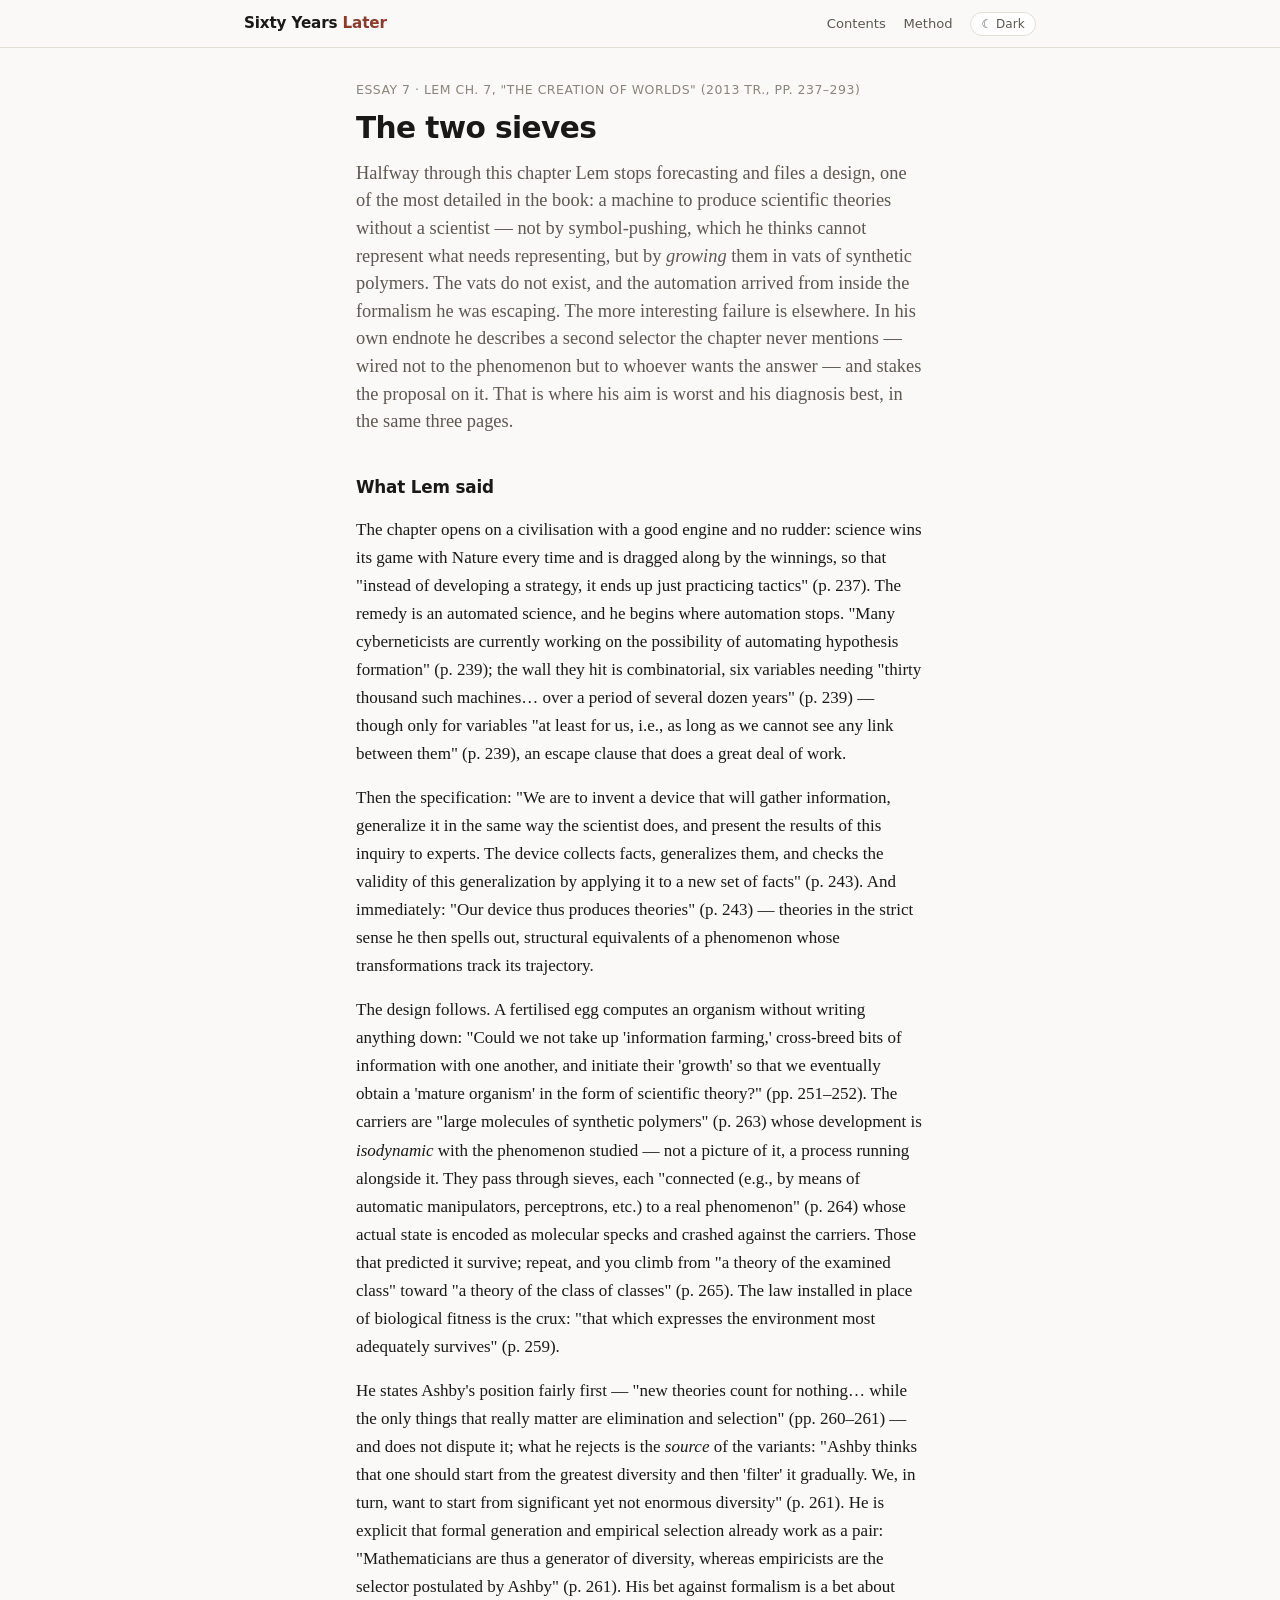
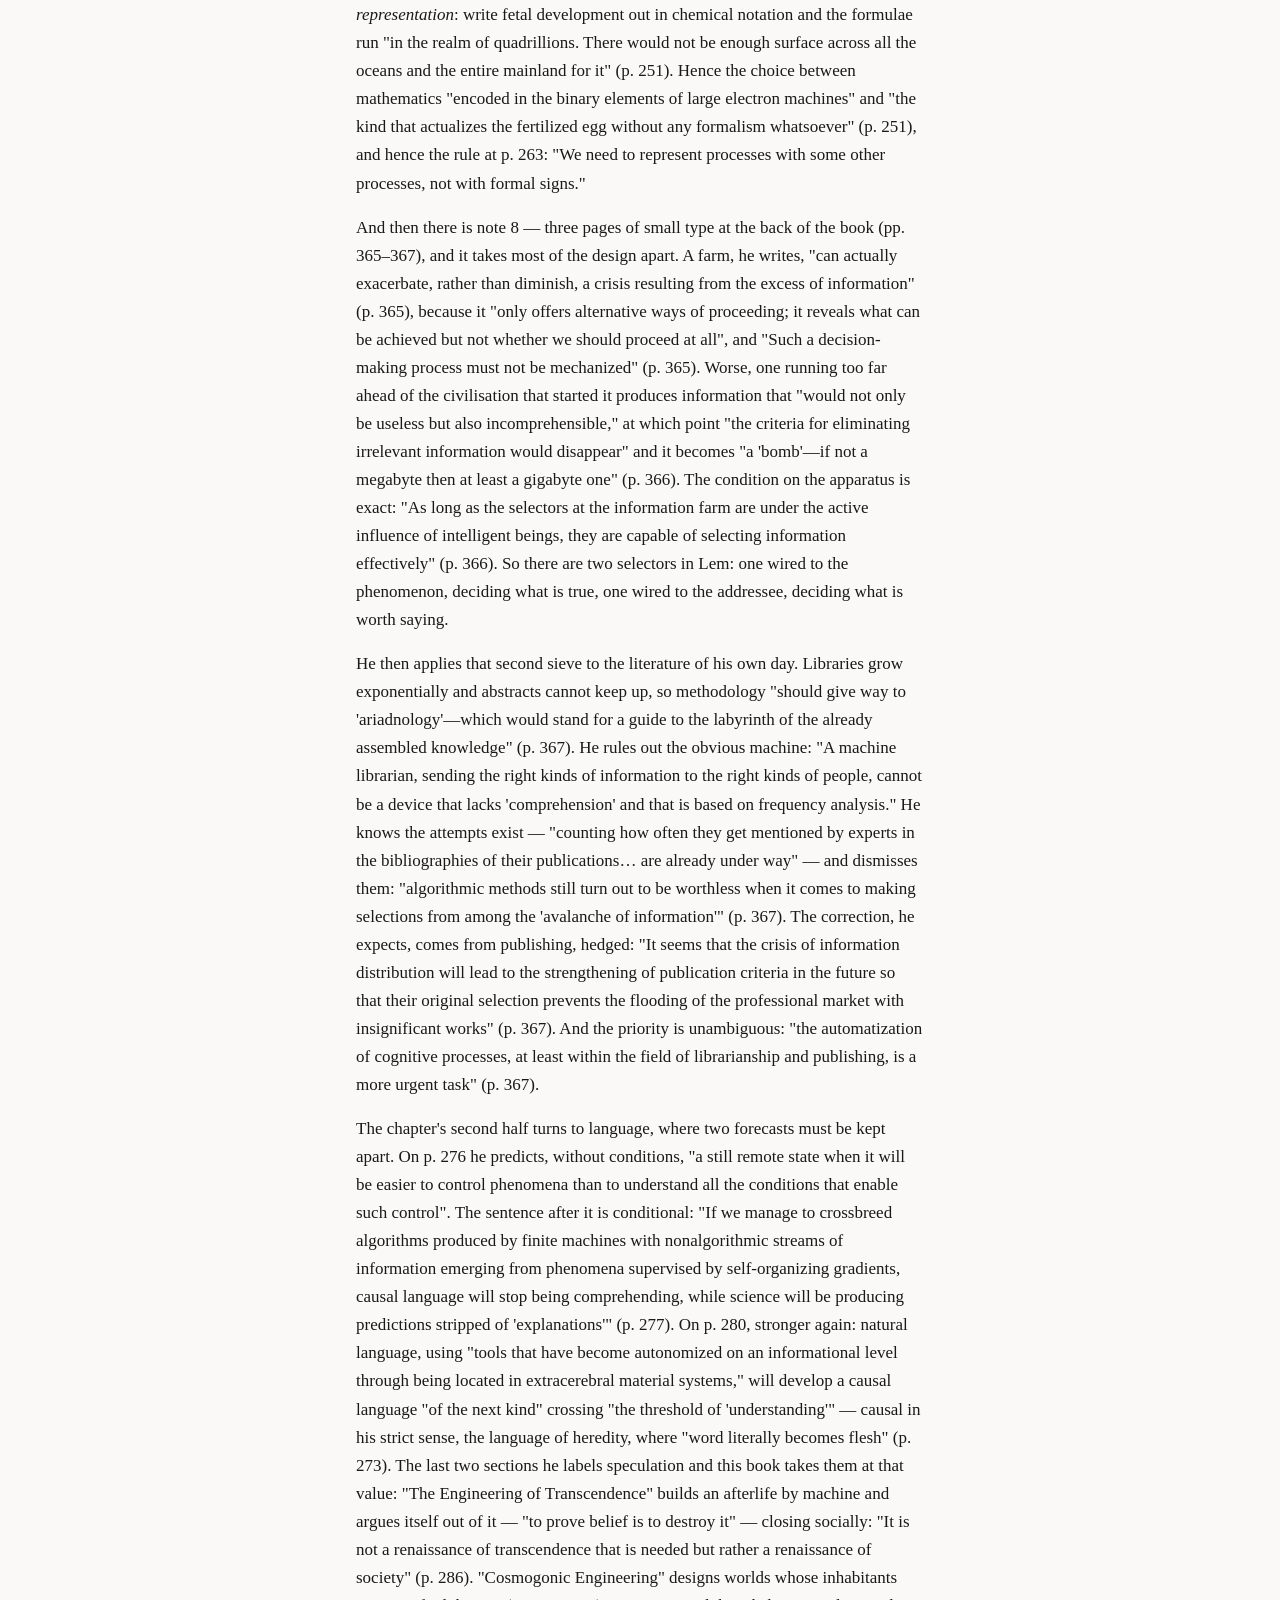
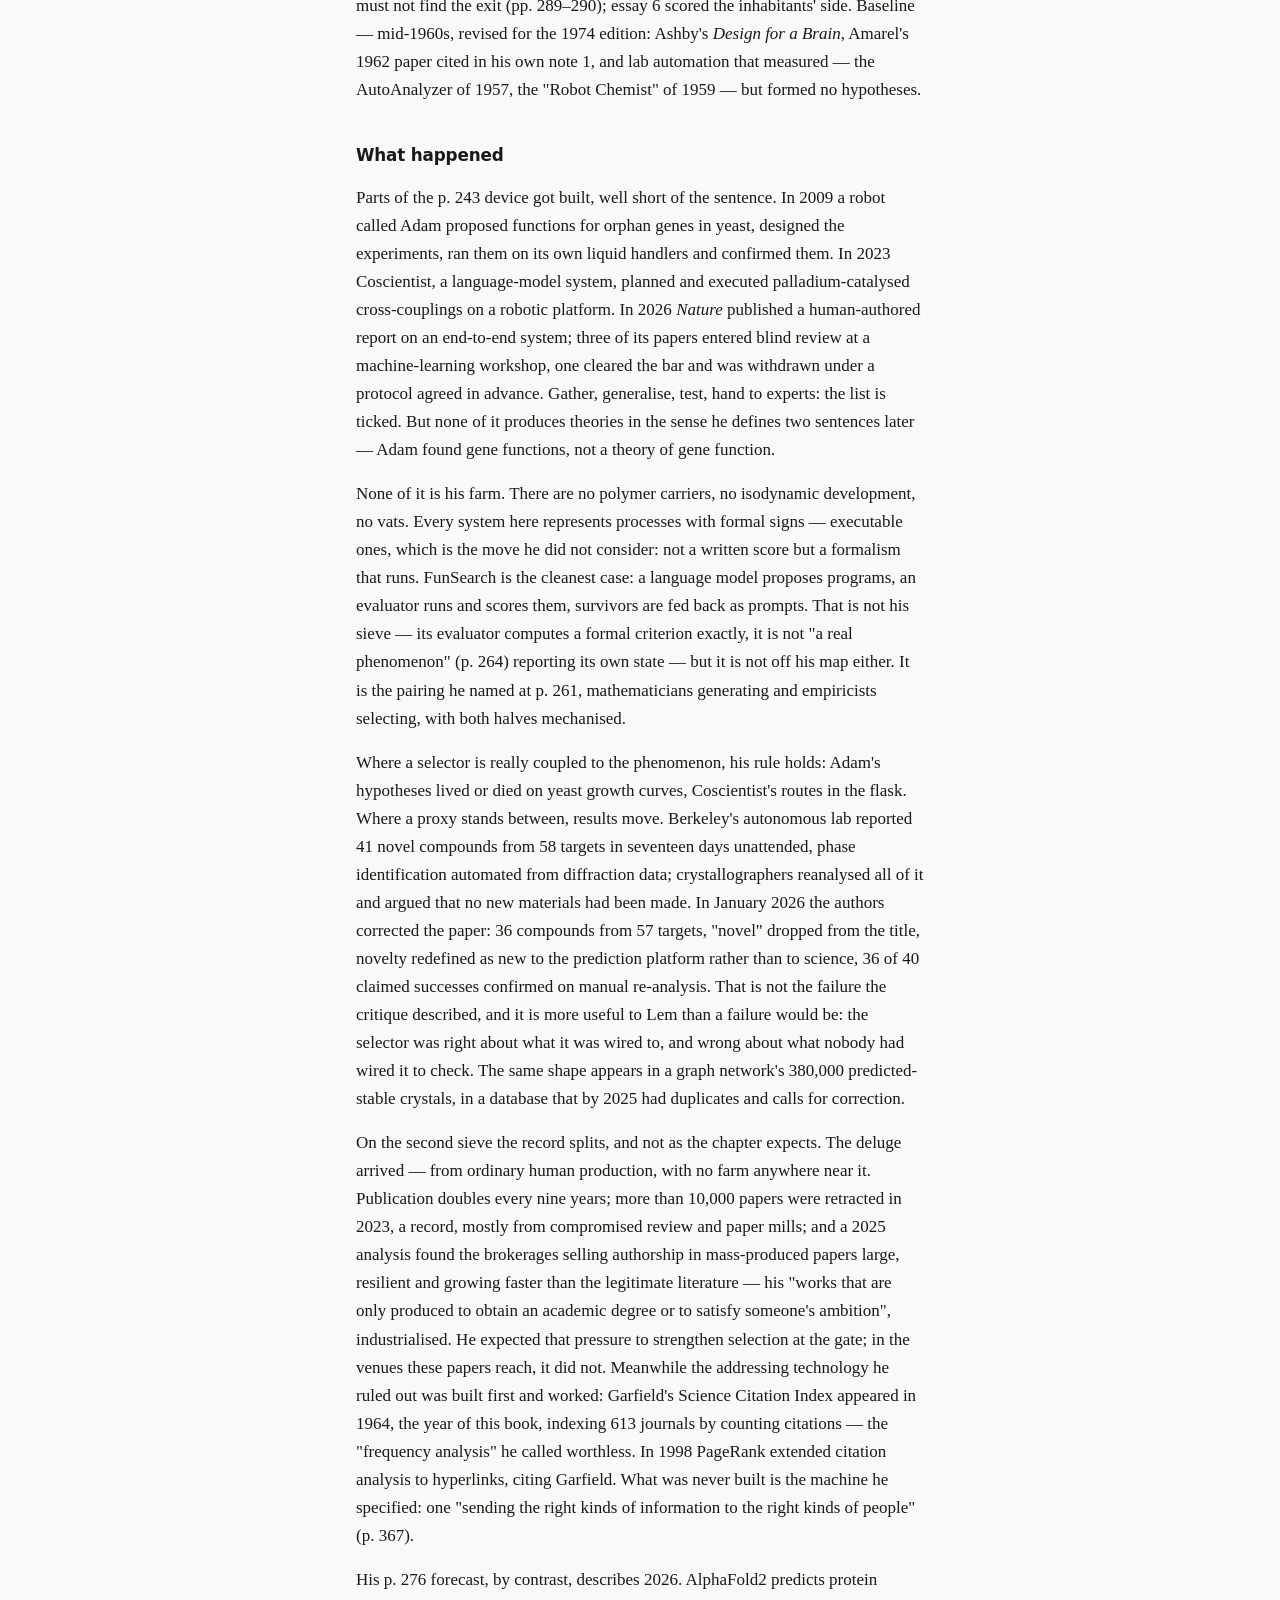
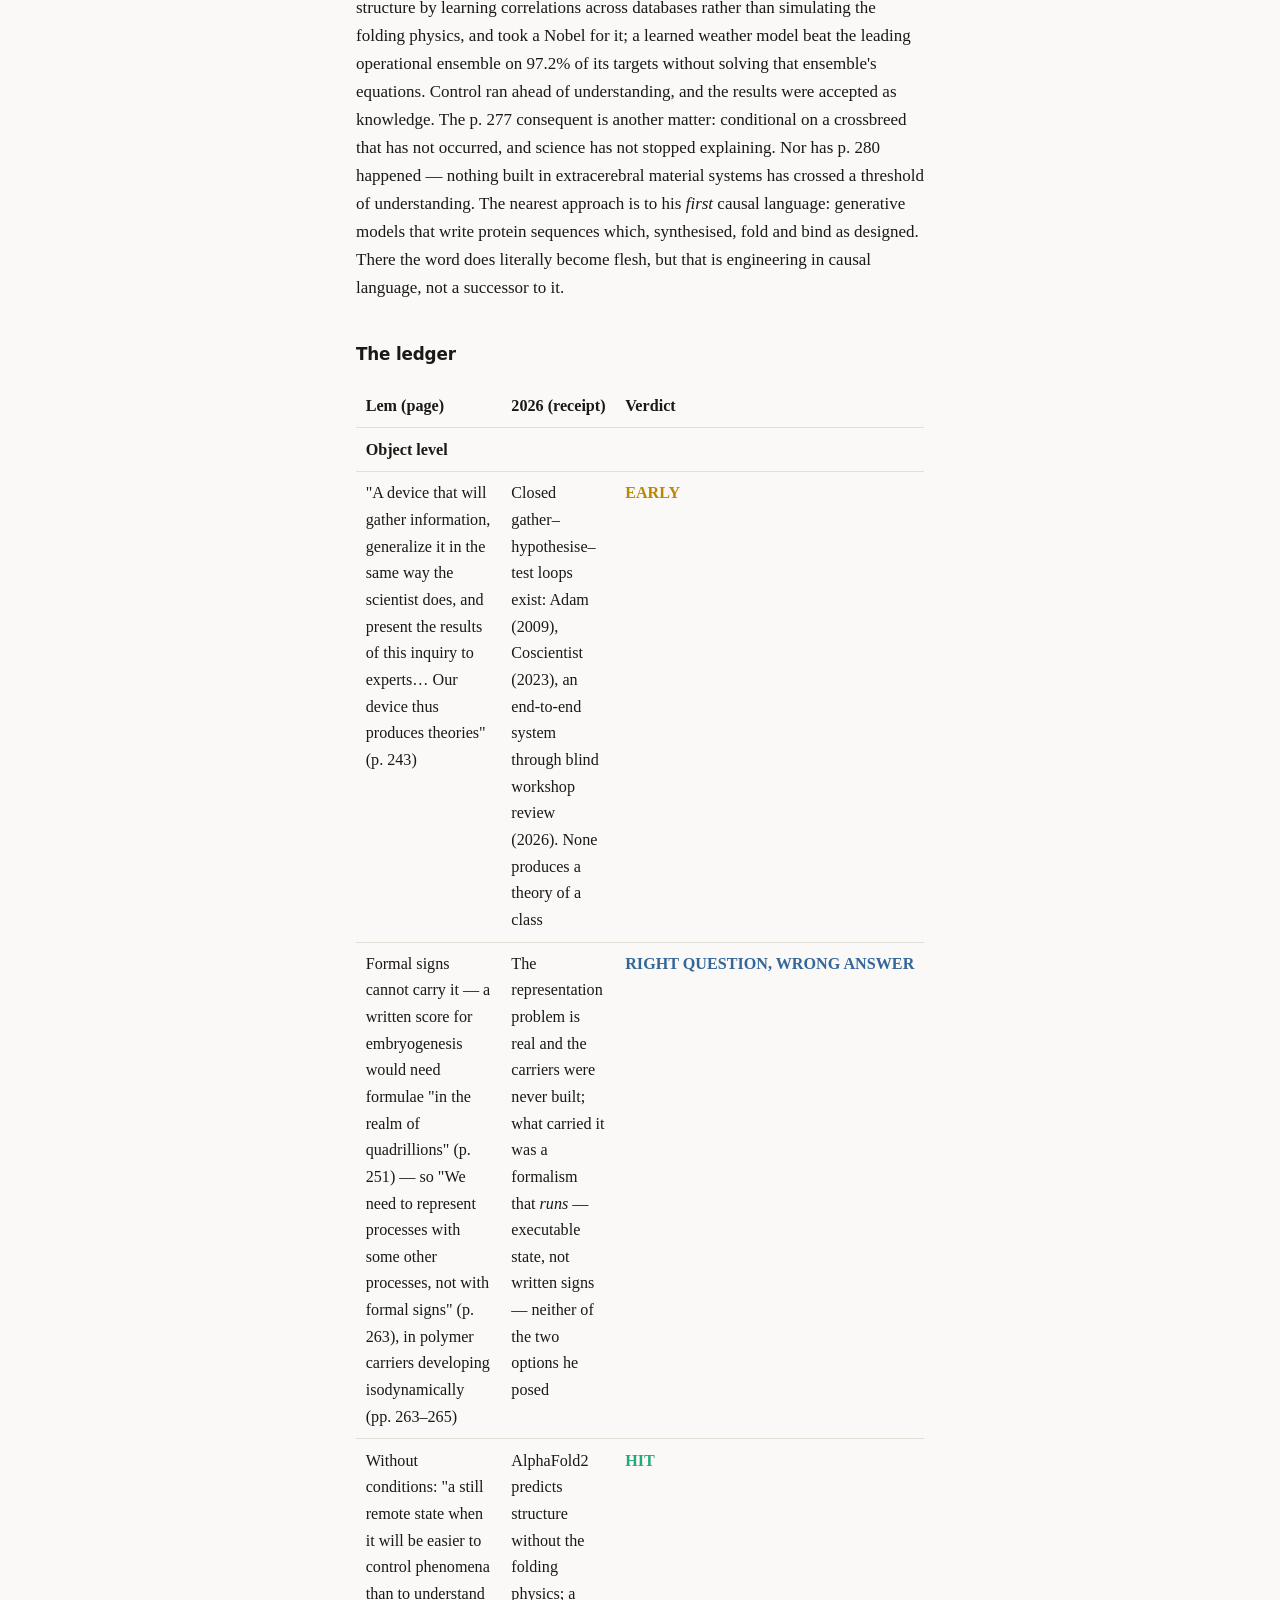
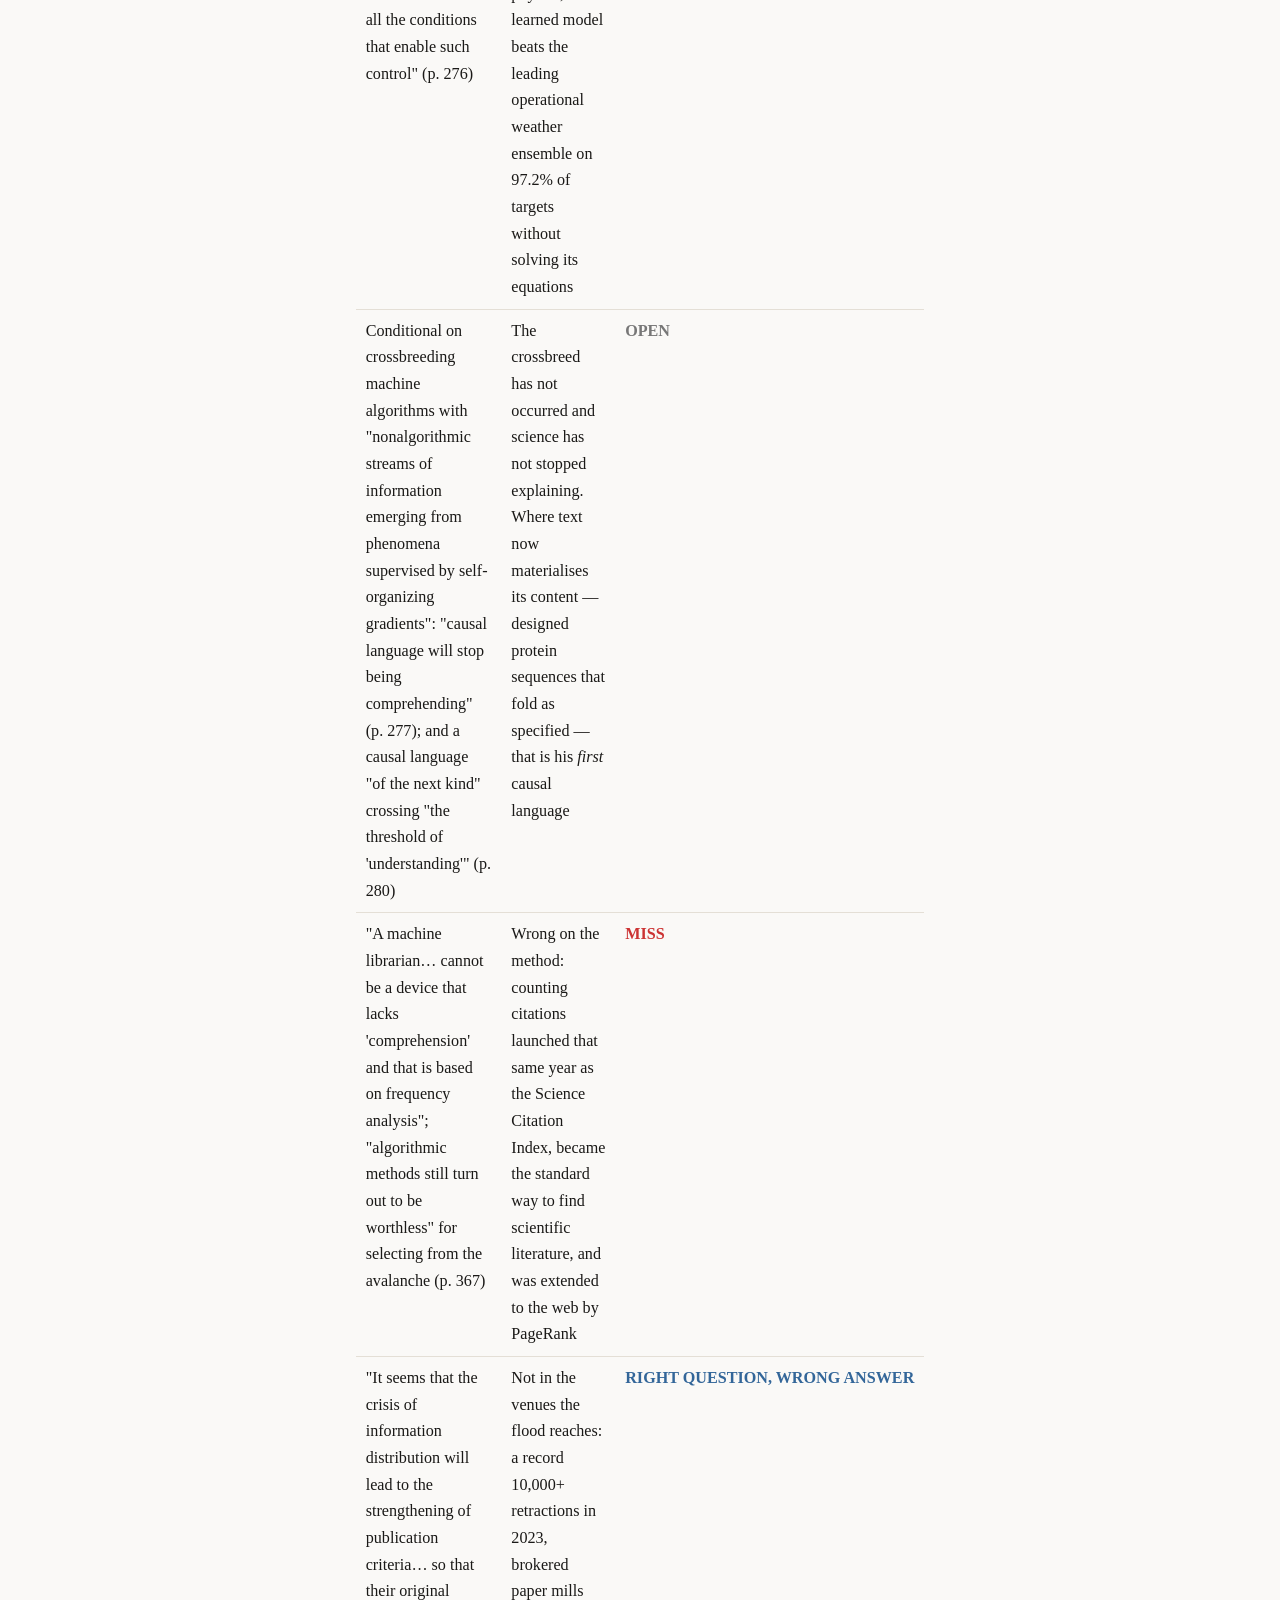
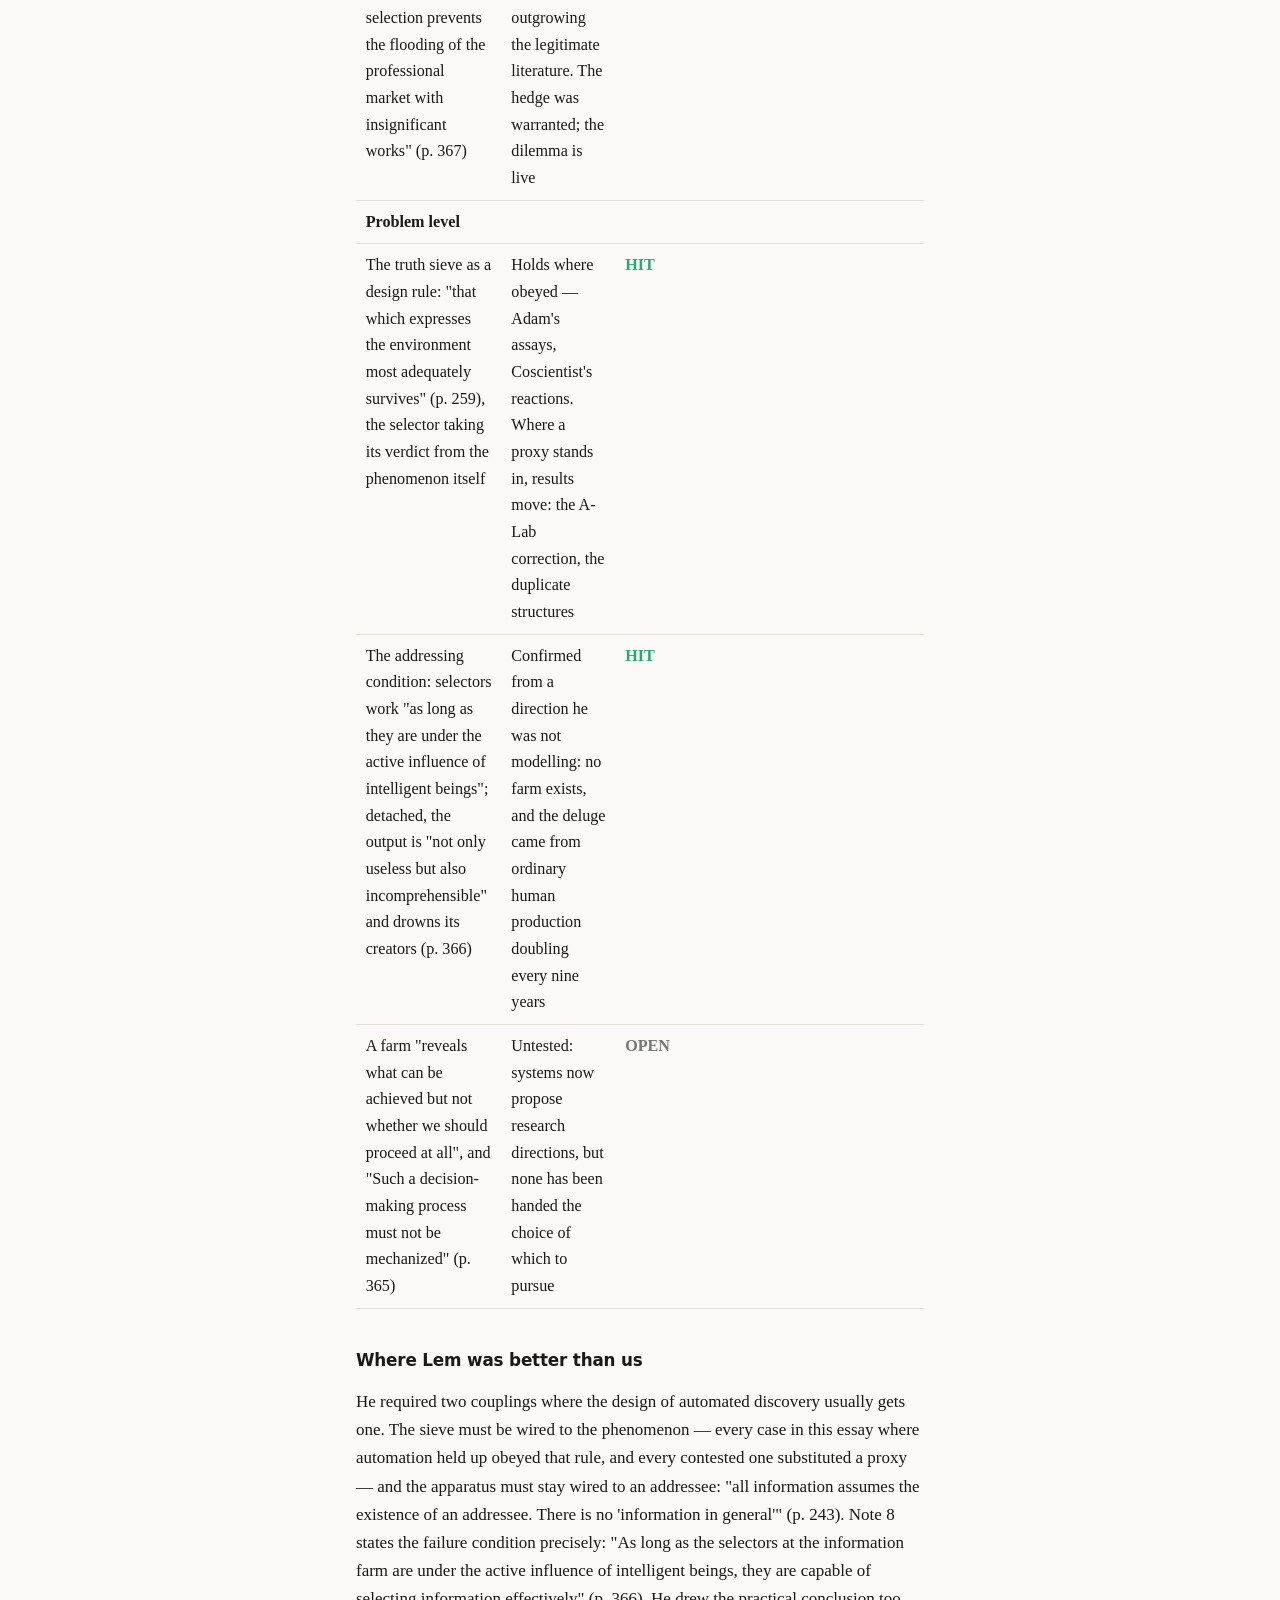
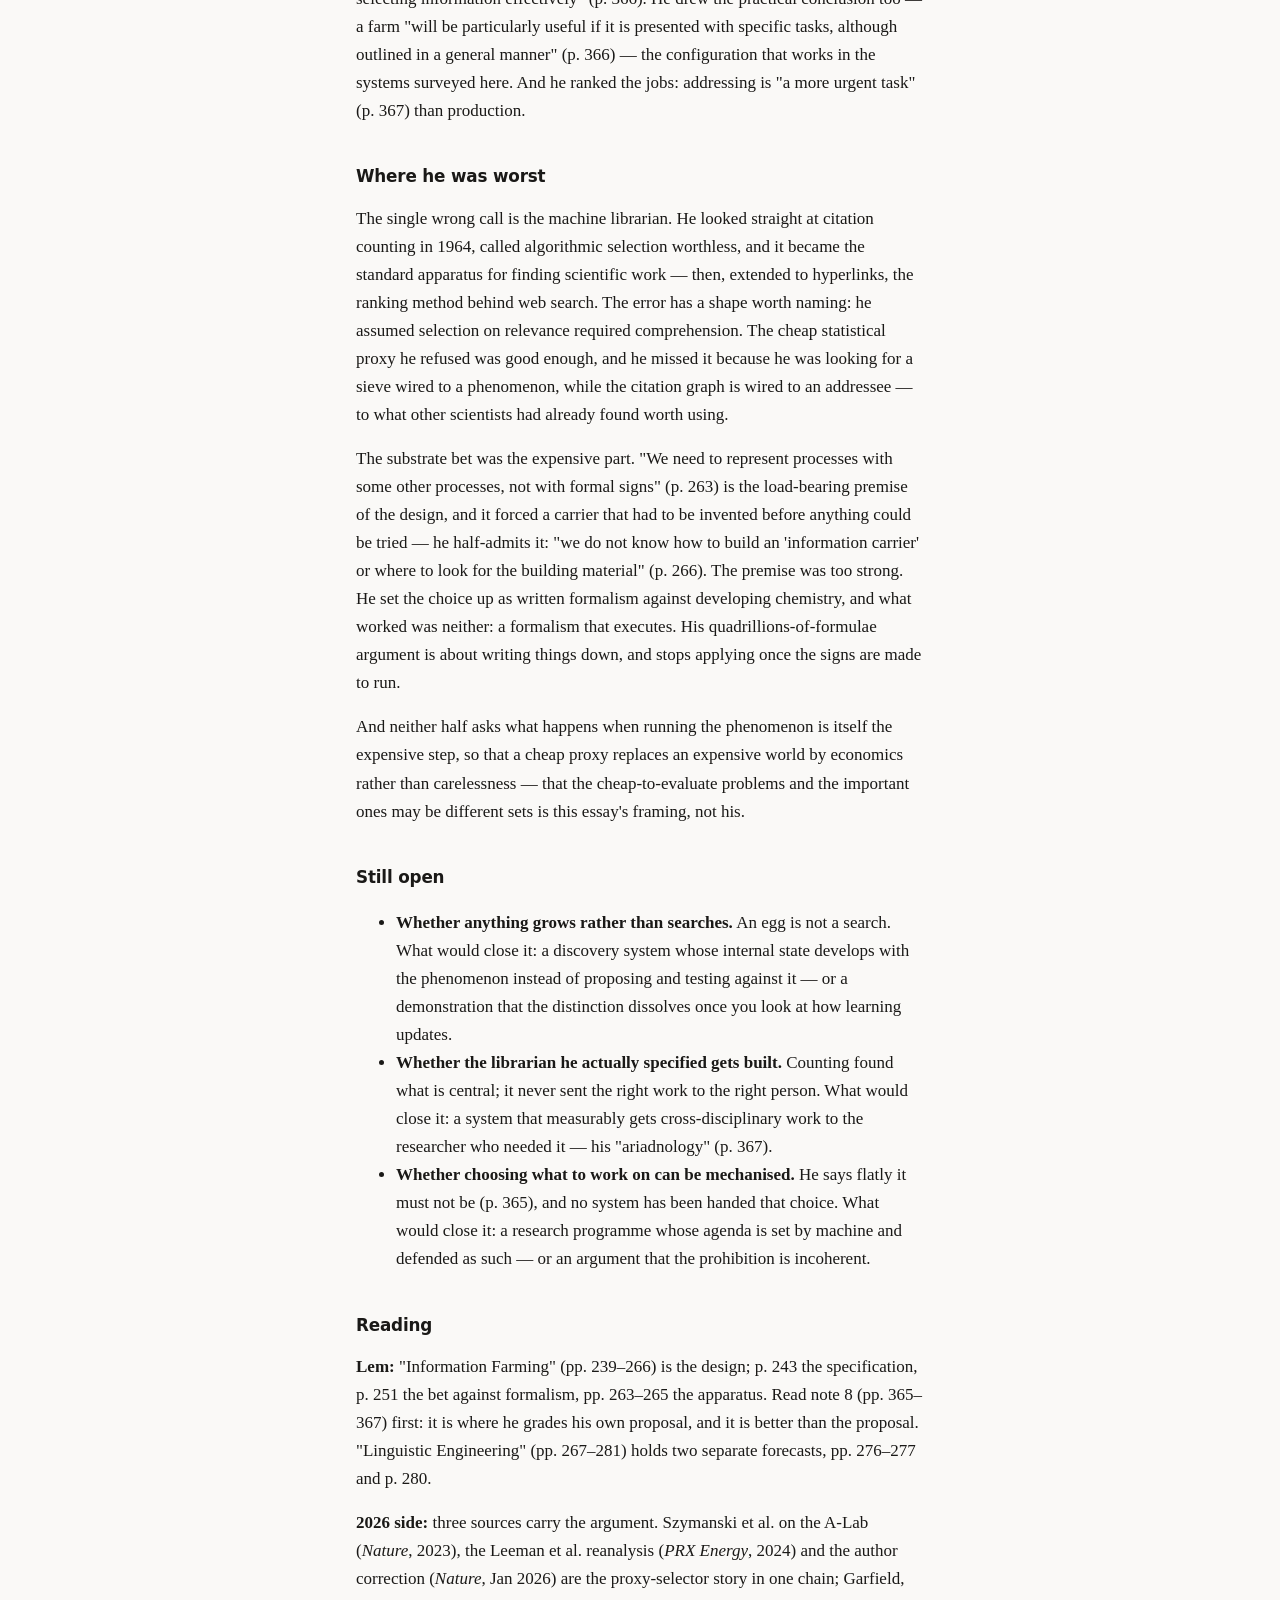
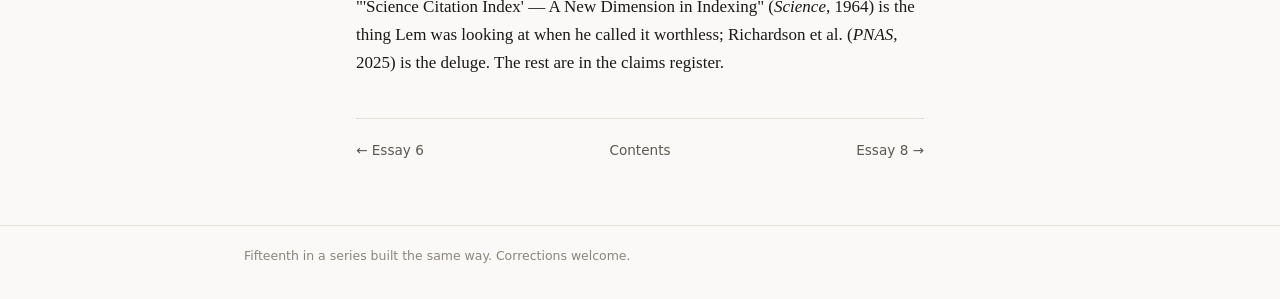
<file: chapters/07-information-farming.html>
<!DOCTYPE html>
<html lang="en">
<head>
<meta charset="utf-8">
<meta name="viewport" content="width=device-width, initial-scale=1">
<title>7 · The two sieves — Sixty Years Later</title>
<meta name="description" content="Lem designed a machine to grow scientific theories the way an egg grows an organism, and bet against formal representation to do it. His own endnote describes a second selector the chapter never mentions — wired not to the phenomenon but to the addressee — and that is where his aim is worst and his diagnosis best.">
<link rel="stylesheet" href="../static/style.css">
<script src="../static/theme.js"></script>
</head>
<body>
<header class="site-header">
  <div class="wrap">
    <a class="brand" href="../index.html">Sixty Years <span>Later</span></a>
    <nav class="site-nav">
      <a href="../index.html">Contents</a>
      <a href="../about.html">Method</a>
      <button class="theme-toggle" type="button">☾ Dark</button>
    </nav>
  </div>
</header>
<main class="wrap">

<p class="kicker">Essay 7 · Lem ch. 7, "The Creation of Worlds" (2013 tr., pp. 237–293)</p>
<h1>The two sieves</h1>
<p class="lede">Halfway through this chapter Lem stops forecasting and files a design, one of the most detailed in the book: a machine to produce scientific theories without a scientist — not by symbol-pushing, which he thinks cannot represent what needs representing, but by <em>growing</em> them in vats of synthetic polymers. The vats do not exist, and the automation arrived from inside the formalism he was escaping. The more interesting failure is elsewhere. In his own endnote he describes a second selector the chapter never mentions — wired not to the phenomenon but to whoever wants the answer — and stakes the proposal on it. That is where his aim is worst and his diagnosis best, in the same three pages.</p>

<section class="said">
<h2>What Lem said</h2>
<p>The chapter opens on a civilisation with a good engine and no rudder: science wins its game with Nature every time and is dragged along by the winnings, so that "instead of developing a strategy, it ends up just practicing tactics" (p. 237). The remedy is an automated science, and he begins where automation stops. "Many cyberneticists are currently working on the possibility of automating hypothesis formation" (p. 239); the wall they hit is combinatorial, six variables needing "thirty thousand such machines… over a period of several dozen years" (p. 239) — though only for variables "at least for us, i.e., as long as we cannot see any link between them" (p. 239), an escape clause that does a great deal of work.</p>
<p>Then the specification: "We are to invent a device that will gather information, generalize it in the same way the scientist does, and present the results of this inquiry to experts. The device collects facts, generalizes them, and checks the validity of this generalization by applying it to a new set of facts" (p. 243). And immediately: "Our device thus produces theories" (p. 243) — theories in the strict sense he then spells out, structural equivalents of a phenomenon whose transformations track its trajectory.</p>
<p>The design follows. A fertilised egg computes an organism without writing anything down: "Could we not take up 'information farming,' cross-breed bits of information with one another, and initiate their 'growth' so that we eventually obtain a 'mature organism' in the form of scientific theory?" (pp. 251–252). The carriers are "large molecules of synthetic polymers" (p. 263) whose development is <em>isodynamic</em> with the phenomenon studied — not a picture of it, a process running alongside it. They pass through sieves, each "connected (e.g., by means of automatic manipulators, perceptrons, etc.) to a real phenomenon" (p. 264) whose actual state is encoded as molecular specks and crashed against the carriers. Those that predicted it survive; repeat, and you climb from "a theory of the examined class" toward "a theory of the class of classes" (p. 265). The law installed in place of biological fitness is the crux: "that which expresses the environment most adequately survives" (p. 259).</p>
<p>He states Ashby's position fairly first — "new theories count for nothing… while the only things that really matter are elimination and selection" (pp. 260–261) — and does not dispute it; what he rejects is the <em>source</em> of the variants: "Ashby thinks that one should start from the greatest diversity and then 'filter' it gradually. We, in turn, want to start from significant yet not enormous diversity" (p. 261). He is explicit that formal generation and empirical selection already work as a pair: "Mathematicians are thus a generator of diversity, whereas empiricists are the selector postulated by Ashby" (p. 261). His bet against formalism is a bet about <em>representation</em>: write fetal development out in chemical notation and the formulae run "in the realm of quadrillions. There would not be enough surface across all the oceans and the entire mainland for it" (p. 251). Hence the choice between mathematics "encoded in the binary elements of large electron machines" and "the kind that actualizes the fertilized egg without any formalism whatsoever" (p. 251), and hence the rule at p. 263: "We need to represent processes with some other processes, not with formal signs."</p>
<p>And then there is note 8 — three pages of small type at the back of the book (pp. 365–367), and it takes most of the design apart. A farm, he writes, "can actually exacerbate, rather than diminish, a crisis resulting from the excess of information" (p. 365), because it "only offers alternative ways of proceeding; it reveals what can be achieved but not whether we should proceed at all", and "Such a decision-making process must not be mechanized" (p. 365). Worse, one running too far ahead of the civilisation that started it produces information that "would not only be useless but also incomprehensible," at which point "the criteria for eliminating irrelevant information would disappear" and it becomes "a 'bomb'—if not a megabyte then at least a gigabyte one" (p. 366). The condition on the apparatus is exact: "As long as the selectors at the information farm are under the active influence of intelligent beings, they are capable of selecting information effectively" (p. 366). So there are two selectors in Lem: one wired to the phenomenon, deciding what is true, one wired to the addressee, deciding what is worth saying.</p>
<p>He then applies that second sieve to the literature of his own day. Libraries grow exponentially and abstracts cannot keep up, so methodology "should give way to 'ariadnology'—which would stand for a guide to the labyrinth of the already assembled knowledge" (p. 367). He rules out the obvious machine: "A machine librarian, sending the right kinds of information to the right kinds of people, cannot be a device that lacks 'comprehension' and that is based on frequency analysis." He knows the attempts exist — "counting how often they get mentioned by experts in the bibliographies of their publications… are already under way" — and dismisses them: "algorithmic methods still turn out to be worthless when it comes to making selections from among the 'avalanche of information'" (p. 367). The correction, he expects, comes from publishing, hedged: "It seems that the crisis of information distribution will lead to the strengthening of publication criteria in the future so that their original selection prevents the flooding of the professional market with insignificant works" (p. 367). And the priority is unambiguous: "the automatization of cognitive processes, at least within the field of librarianship and publishing, is a more urgent task" (p. 367).</p>
<p>The chapter's second half turns to language, where two forecasts must be kept apart. On p. 276 he predicts, without conditions, "a still remote state when it will be easier to control phenomena than to understand all the conditions that enable such control". The sentence after it is conditional: "If we manage to crossbreed algorithms produced by finite machines with nonalgorithmic streams of information emerging from phenomena supervised by self-organizing gradients, causal language will stop being comprehending, while science will be producing predictions stripped of 'explanations'" (p. 277). On p. 280, stronger again: natural language, using "tools that have become autonomized on an informational level through being located in extracerebral material systems," will develop a causal language "of the next kind" crossing "the threshold of 'understanding'" — causal in his strict sense, the language of heredity, where "word literally becomes flesh" (p. 273). The last two sections he labels speculation and this book takes them at that value: "The Engineering of Transcendence" builds an afterlife by machine and argues itself out of it — "to prove belief is to destroy it" — closing socially: "It is not a renaissance of transcendence that is needed but rather a renaissance of society" (p. 286). "Cosmogonic Engineering" designs worlds whose inhabitants must not find the exit (pp. 289–290); essay 6 scored the inhabitants' side. Baseline — mid-1960s, revised for the 1974 edition: Ashby's <em>Design for a Brain</em>, Amarel's 1962 paper cited in his own note 1, and lab automation that measured — the AutoAnalyzer of 1957, the "Robot Chemist" of 1959 — but formed no hypotheses. <!-- CHECK: baseline-1964-ch7 --></p>
</section>

<section class="happened">
<h2>What happened</h2>
<p>Parts of the p. 243 device got built, well short of the sentence. In 2009 a robot called Adam proposed functions for orphan genes in yeast, designed the experiments, ran them on its own liquid handlers and confirmed them. <!-- CHECK: adam-2009 --> In 2023 Coscientist, a language-model system, planned and executed palladium-catalysed cross-couplings on a robotic platform. <!-- CHECK: coscientist-2023 --> In 2026 <em>Nature</em> published a human-authored report on an end-to-end system; three of its papers entered blind review at a machine-learning workshop, one cleared the bar and was withdrawn under a protocol agreed in advance. <!-- CHECK: ai-scientist-2026 --> Gather, generalise, test, hand to experts: the list is ticked. But none of it produces theories in the sense he defines two sentences later — Adam found gene functions, not a theory of gene function.</p>
<p>None of it is his farm. There are no polymer carriers, no isodynamic development, no vats. Every system here represents processes with formal signs — executable ones, which is the move he did not consider: not a written score but a formalism that runs. FunSearch is the cleanest case: a language model proposes programs, an evaluator runs and scores them, survivors are fed back as prompts. <!-- CHECK: funsearch-2023 --> That is not his sieve — its evaluator computes a formal criterion exactly, it is not "a real phenomenon" (p. 264) reporting its own state — but it is not off his map either. It is the pairing he named at p. 261, mathematicians generating and empiricists selecting, with both halves mechanised.</p>
<p>Where a selector is really coupled to the phenomenon, his rule holds: Adam's hypotheses lived or died on yeast growth curves, Coscientist's routes in the flask. Where a proxy stands between, results move. Berkeley's autonomous lab reported 41 novel compounds from 58 targets in seventeen days unattended, phase identification automated from diffraction data; <!-- CHECK: alab-2023 --> crystallographers reanalysed all of it and argued that no new materials had been made. <!-- CHECK: alab-critique-2024 --> In January 2026 the authors corrected the paper: 36 compounds from 57 targets, "novel" dropped from the title, novelty redefined as new to the prediction platform rather than to science, 36 of 40 claimed successes confirmed on manual re-analysis. <!-- CHECK: alab-correction-2026 --> That is not the failure the critique described, and it is more useful to Lem than a failure would be: the selector was right about what it was wired to, and wrong about what nobody had wired it to check. The same shape appears in a graph network's 380,000 predicted-stable crystals, in a database that by 2025 had duplicates and calls for correction. <!-- CHECK: gnome-2023 --> <!-- CHECK: gnome-duplicates-2025 --></p>
<p>On the second sieve the record splits, and not as the chapter expects. The deluge arrived — from ordinary human production, with no farm anywhere near it. Publication doubles every nine years; <!-- CHECK: bornmann-mutz-2015 --> more than 10,000 papers were retracted in 2023, a record, mostly from compromised review and paper mills; <!-- CHECK: retractions-2023 --> and a 2025 analysis found the brokerages selling authorship in mass-produced papers large, resilient and growing faster than the legitimate literature — his "works that are only produced to obtain an academic degree or to satisfy someone's ambition", industrialised. <!-- CHECK: papermills-2025 --> He expected that pressure to strengthen selection at the gate; in the venues these papers reach, it did not. Meanwhile the addressing technology he ruled out was built first and worked: Garfield's Science Citation Index appeared in 1964, the year of this book, indexing 613 journals by counting citations — the "frequency analysis" he called worthless. <!-- CHECK: sci-1964 --> In 1998 PageRank extended citation analysis to hyperlinks, citing Garfield. <!-- CHECK: pagerank-1998 --> What was never built is the machine he specified: one "sending the right kinds of information to the right kinds of people" (p. 367).</p>
<p>His p. 276 forecast, by contrast, describes 2026. AlphaFold2 predicts protein structure by learning correlations across databases rather than simulating the folding physics, and took a Nobel for it; <!-- CHECK: alphafold-nobel-2024 --> a learned weather model beat the leading operational ensemble on 97.2% of its targets without solving that ensemble's equations. <!-- CHECK: gencast-2024 --> Control ran ahead of understanding, and the results were accepted as knowledge. The p. 277 consequent is another matter: conditional on a crossbreed that has not occurred, and science has not stopped explaining. Nor has p. 280 happened — nothing built in extracerebral material systems has crossed a threshold of understanding. The nearest approach is to his <em>first</em> causal language: generative models that write protein sequences which, synthesised, fold and bind as designed. <!-- CHECK: rfdiffusion-2023 --> There the word does literally become flesh, but that is engineering in causal language, not a successor to it.</p>
</section>

<h2>The ledger</h2>
<div class="ledger-wrap"><table class="ledger">
<thead><tr><th>Lem (page)</th><th>2026 (receipt)</th><th>Verdict</th></tr></thead>
<tbody>
<tr><td colspan="3"><strong>Object level</strong></td></tr>
<tr><td>"A device that will gather information, generalize it in the same way the scientist does, and present the results of this inquiry to experts… Our device thus produces theories" (p. 243)</td><td>Closed gather–hypothesise–test loops exist: Adam (2009), Coscientist (2023), an end-to-end system through blind workshop review (2026). None produces a theory of a class <!-- CHECK: adam-2009 --> <!-- CHECK: coscientist-2023 --> <!-- CHECK: ai-scientist-2026 --></td><td class="verdict v-early">EARLY</td></tr>
<tr><td>Formal signs cannot carry it — a written score for embryogenesis would need formulae "in the realm of quadrillions" (p. 251) — so "We need to represent processes with some other processes, not with formal signs" (p. 263), in polymer carriers developing isodynamically (pp. 263–265)</td><td>The representation problem is real and the carriers were never built; what carried it was a formalism that <em>runs</em> — executable state, not written signs — neither of the two options he posed <!-- CHECK: funsearch-2023 --> <!-- CHECK: adam-2009 --></td><td class="verdict v-rq">RIGHT QUESTION, WRONG ANSWER</td></tr>
<tr><td>Without conditions: "a still remote state when it will be easier to control phenomena than to understand all the conditions that enable such control" (p. 276)</td><td>AlphaFold2 predicts structure without the folding physics; a learned model beats the leading operational weather ensemble on 97.2% of targets without solving its equations <!-- CHECK: alphafold-nobel-2024 --> <!-- CHECK: gencast-2024 --></td><td class="verdict v-hit">HIT</td></tr>
<tr><td>Conditional on crossbreeding machine algorithms with "nonalgorithmic streams of information emerging from phenomena supervised by self-organizing gradients": "causal language will stop being comprehending" (p. 277); and a causal language "of the next kind" crossing "the threshold of 'understanding'" (p. 280)</td><td>The crossbreed has not occurred and science has not stopped explaining. Where text now materialises its content — designed protein sequences that fold as specified — that is his <em>first</em> causal language <!-- CHECK: rfdiffusion-2023 --></td><td class="verdict v-open">OPEN</td></tr>
<tr><td>"A machine librarian… cannot be a device that lacks 'comprehension' and that is based on frequency analysis"; "algorithmic methods still turn out to be worthless" for selecting from the avalanche (p. 367)</td><td>Wrong on the method: counting citations launched that same year as the Science Citation Index, became the standard way to find scientific literature, and was extended to the web by PageRank <!-- CHECK: sci-1964 --> <!-- CHECK: pagerank-1998 --></td><td class="verdict v-miss">MISS</td></tr>
<tr><td>"It seems that the crisis of information distribution will lead to the strengthening of publication criteria… so that their original selection prevents the flooding of the professional market with insignificant works" (p. 367)</td><td>Not in the venues the flood reaches: a record 10,000+ retractions in 2023, brokered paper mills outgrowing the legitimate literature. The hedge was warranted; the dilemma is live <!-- CHECK: retractions-2023 --> <!-- CHECK: papermills-2025 --></td><td class="verdict v-rq">RIGHT QUESTION, WRONG ANSWER</td></tr>
<tr><td colspan="3"><strong>Problem level</strong></td></tr>
<tr><td>The truth sieve as a design rule: "that which expresses the environment most adequately survives" (p. 259), the selector taking its verdict from the phenomenon itself</td><td>Holds where obeyed — Adam's assays, Coscientist's reactions. Where a proxy stands in, results move: the A-Lab correction, the duplicate structures <!-- CHECK: alab-correction-2026 --> <!-- CHECK: gnome-duplicates-2025 --></td><td class="verdict v-hit">HIT</td></tr>
<tr><td>The addressing condition: selectors work "as long as they are under the active influence of intelligent beings"; detached, the output is "not only useless but also incomprehensible" and drowns its creators (p. 366)</td><td>Confirmed from a direction he was not modelling: no farm exists, and the deluge came from ordinary human production doubling every nine years <!-- CHECK: bornmann-mutz-2015 --> <!-- CHECK: papermills-2025 --></td><td class="verdict v-hit">HIT</td></tr>
<tr><td>A farm "reveals what can be achieved but not whether we should proceed at all", and "Such a decision-making process must not be mechanized" (p. 365)</td><td>Untested: systems now propose research directions, but none has been handed the choice of which to pursue <!-- CHECK: ai-scientist-2026 --></td><td class="verdict v-open">OPEN</td></tr>
</tbody></table></div>

<section class="better">
<h2>Where Lem was better than us</h2>
<p>He required two couplings where the design of automated discovery usually gets one. The sieve must be wired to the phenomenon — every case in this essay where automation held up obeyed that rule, and every contested one substituted a proxy — and the apparatus must stay wired to an addressee: "all information assumes the existence of an addressee. There is no 'information in general'" (p. 243). Note 8 states the failure condition precisely: "As long as the selectors at the information farm are under the active influence of intelligent beings, they are capable of selecting information effectively" (p. 366). He drew the practical conclusion too — a farm "will be particularly useful if it is presented with specific tasks, although outlined in a general manner" (p. 366) — the configuration that works in the systems surveyed here. And he ranked the jobs: addressing is "a more urgent task" (p. 367) than production.</p>
</section>

<h2>Where he was worst</h2>
<p>The single wrong call is the machine librarian. He looked straight at citation counting in 1964, called algorithmic selection worthless, and it became the standard apparatus for finding scientific work — then, extended to hyperlinks, the ranking method behind web search. The error has a shape worth naming: he assumed selection on relevance required comprehension. The cheap statistical proxy he refused was good enough, and he missed it because he was looking for a sieve wired to a phenomenon, while the citation graph is wired to an addressee — to what other scientists had already found worth using.</p>
<p>The substrate bet was the expensive part. "We need to represent processes with some other processes, not with formal signs" (p. 263) is the load-bearing premise of the design, and it forced a carrier that had to be invented before anything could be tried — he half-admits it: "we do not know how to build an 'information carrier' or where to look for the building material" (p. 266). The premise was too strong. He set the choice up as written formalism against developing chemistry, and what worked was neither: a formalism that executes. His quadrillions-of-formulae argument is about writing things down, and stops applying once the signs are made to run.</p>
<p>And neither half asks what happens when running the phenomenon is itself the expensive step, so that a cheap proxy replaces an expensive world by economics rather than carelessness — that the cheap-to-evaluate problems and the important ones may be different sets is this essay's framing, not his.</p>

<section class="open">
<h2>Still open</h2>
<ul>
<li><strong>Whether anything grows rather than searches.</strong> An egg is not a search. What would close it: a discovery system whose internal state develops with the phenomenon instead of proposing and testing against it — or a demonstration that the distinction dissolves once you look at how learning updates.</li>
<li><strong>Whether the librarian he actually specified gets built.</strong> Counting found what is central; it never sent the right work to the right person. What would close it: a system that measurably gets cross-disciplinary work to the researcher who needed it — his "ariadnology" (p. 367).</li>
<li><strong>Whether choosing what to work on can be mechanised.</strong> He says flatly it must not be (p. 365), and no system has been handed that choice. What would close it: a research programme whose agenda is set by machine and defended as such — or an argument that the prohibition is incoherent.</li>
</ul>
</section>

<div class="reading">
<h2>Reading</h2>
<p><strong>Lem:</strong> "Information Farming" (pp. 239–266) is the design; p. 243 the specification, p. 251 the bet against formalism, pp. 263–265 the apparatus. Read note 8 (pp. 365–367) first: it is where he grades his own proposal, and it is better than the proposal. "Linguistic Engineering" (pp. 267–281) holds two separate forecasts, pp. 276–277 and p. 280.</p>
<p><strong>2026 side:</strong> three sources carry the argument. Szymanski et al. on the A-Lab (<em>Nature</em>, 2023), the Leeman et al. reanalysis (<em>PRX Energy</em>, 2024) and the author correction (<em>Nature</em>, Jan 2026) are the proxy-selector story in one chain; Garfield, "'Science Citation Index' — A New Dimension in Indexing" (<em>Science</em>, 1964) is the thing Lem was looking at when he called it worthless; Richardson et al. (<em>PNAS</em>, 2025) is the deluge. The rest are in the claims register.</p>
</div>

<nav class="chapter-nav">
  <a href="06-the-cheap-channel.html">← Essay 6</a>
  <a href="../index.html">Contents</a>
  <a href="08-the-invisible-path.html">Essay 8 →</a>
</nav>
</main>
<footer class="site-footer"><div class="wrap"><p>Fifteenth in a series built the same way. Corrections welcome.</p></div></footer>
</body>
</html>
</file>
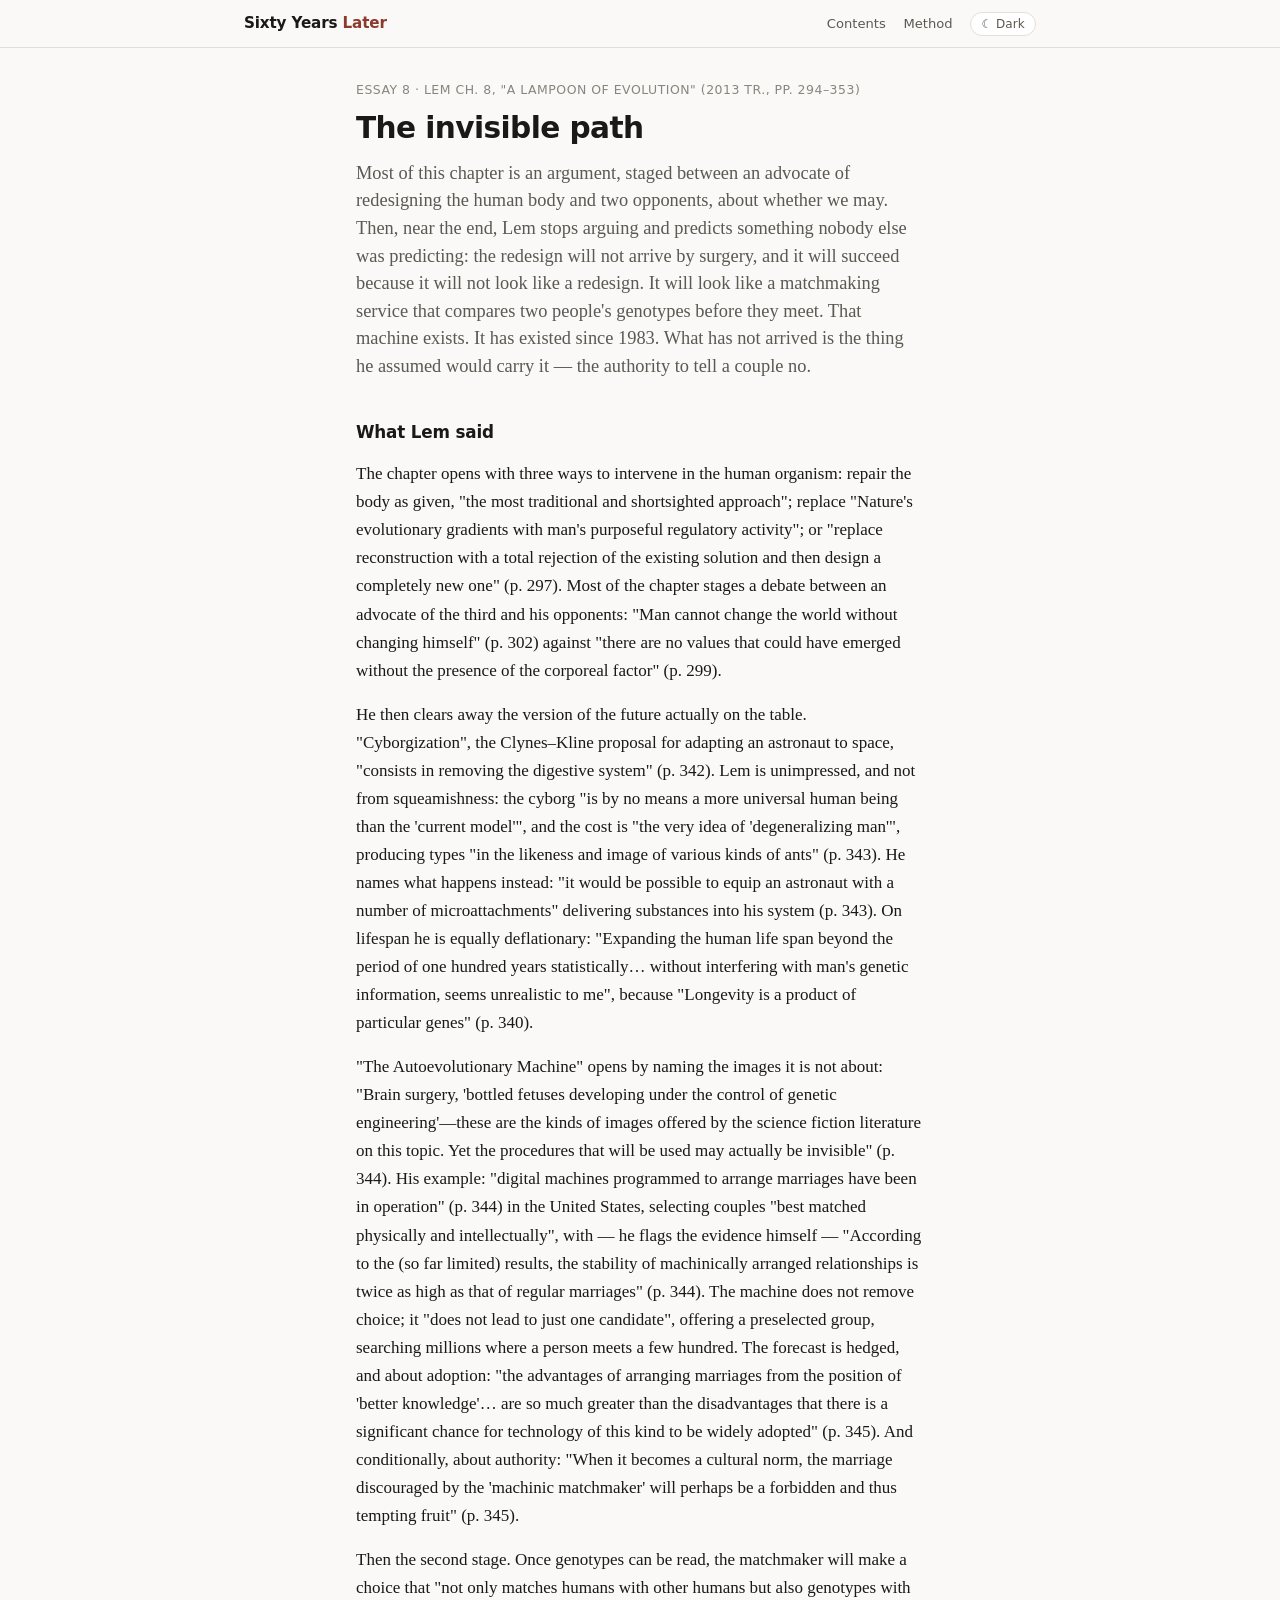
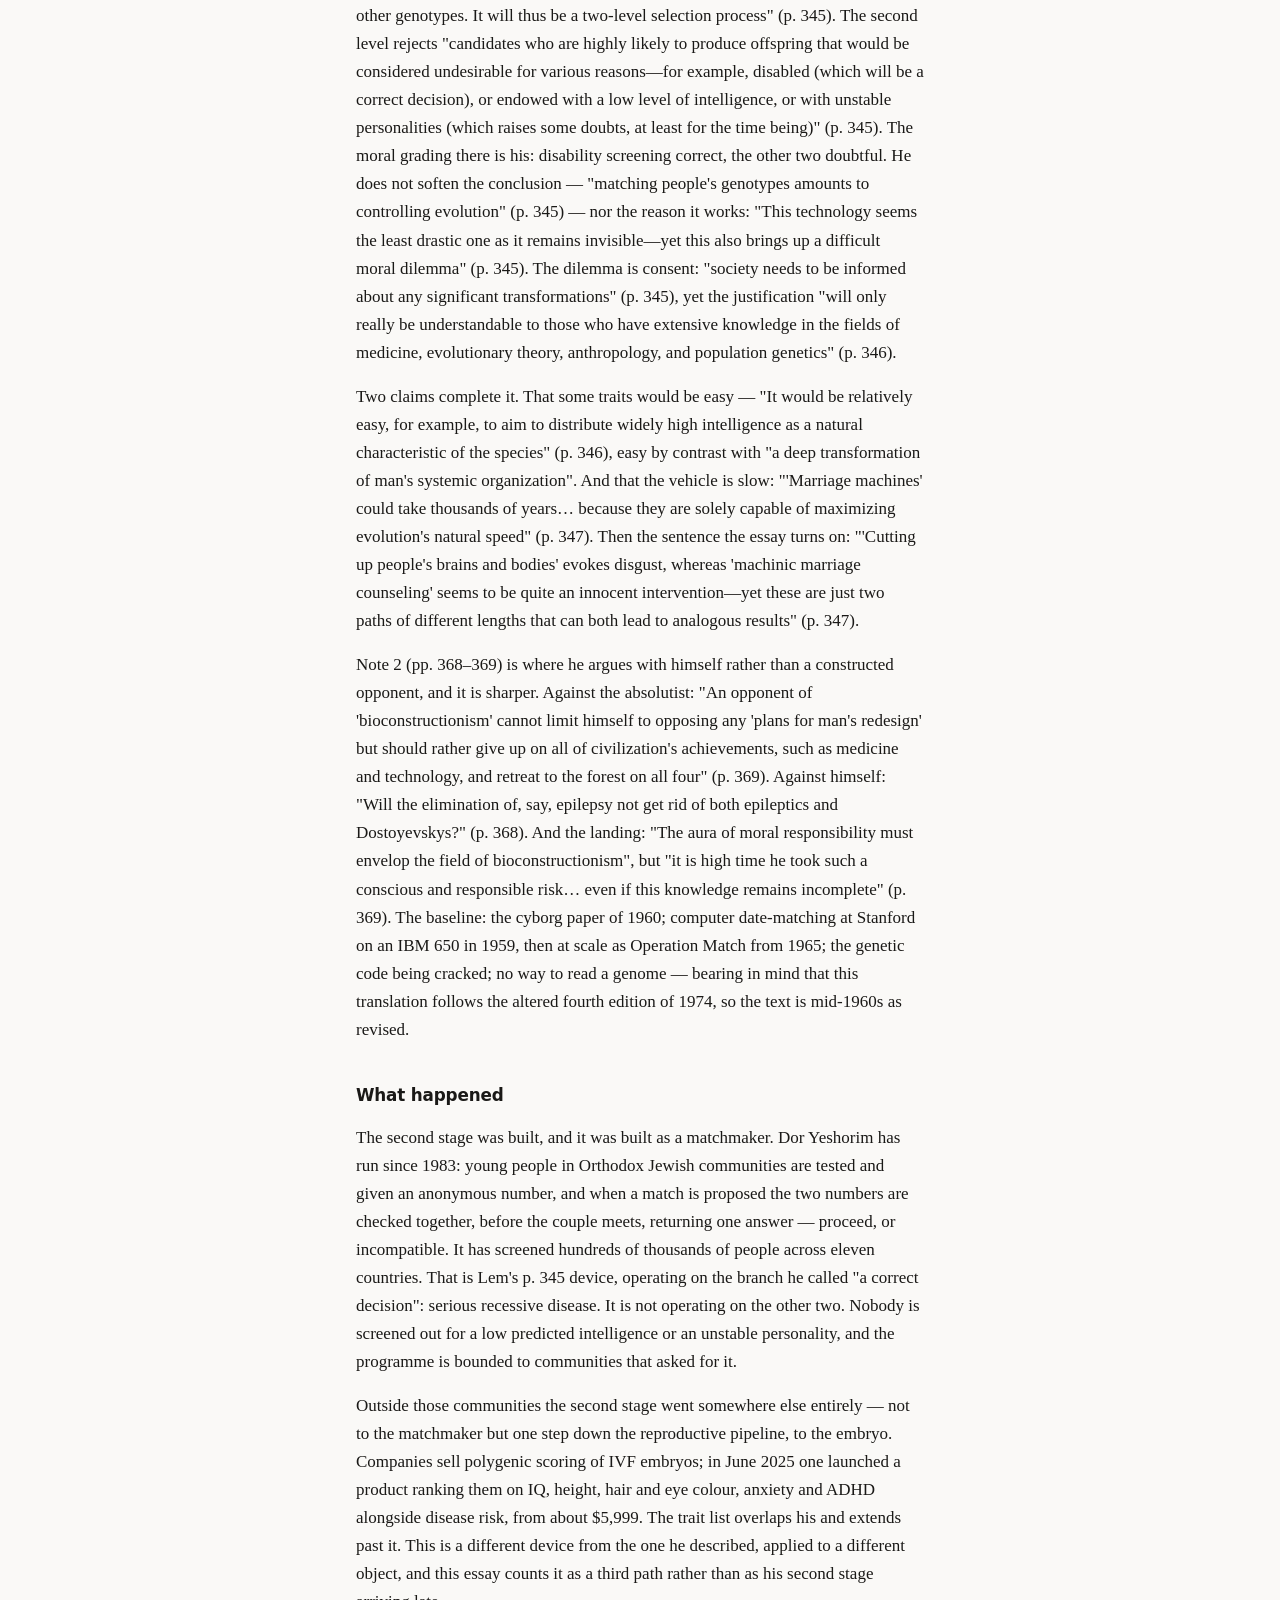
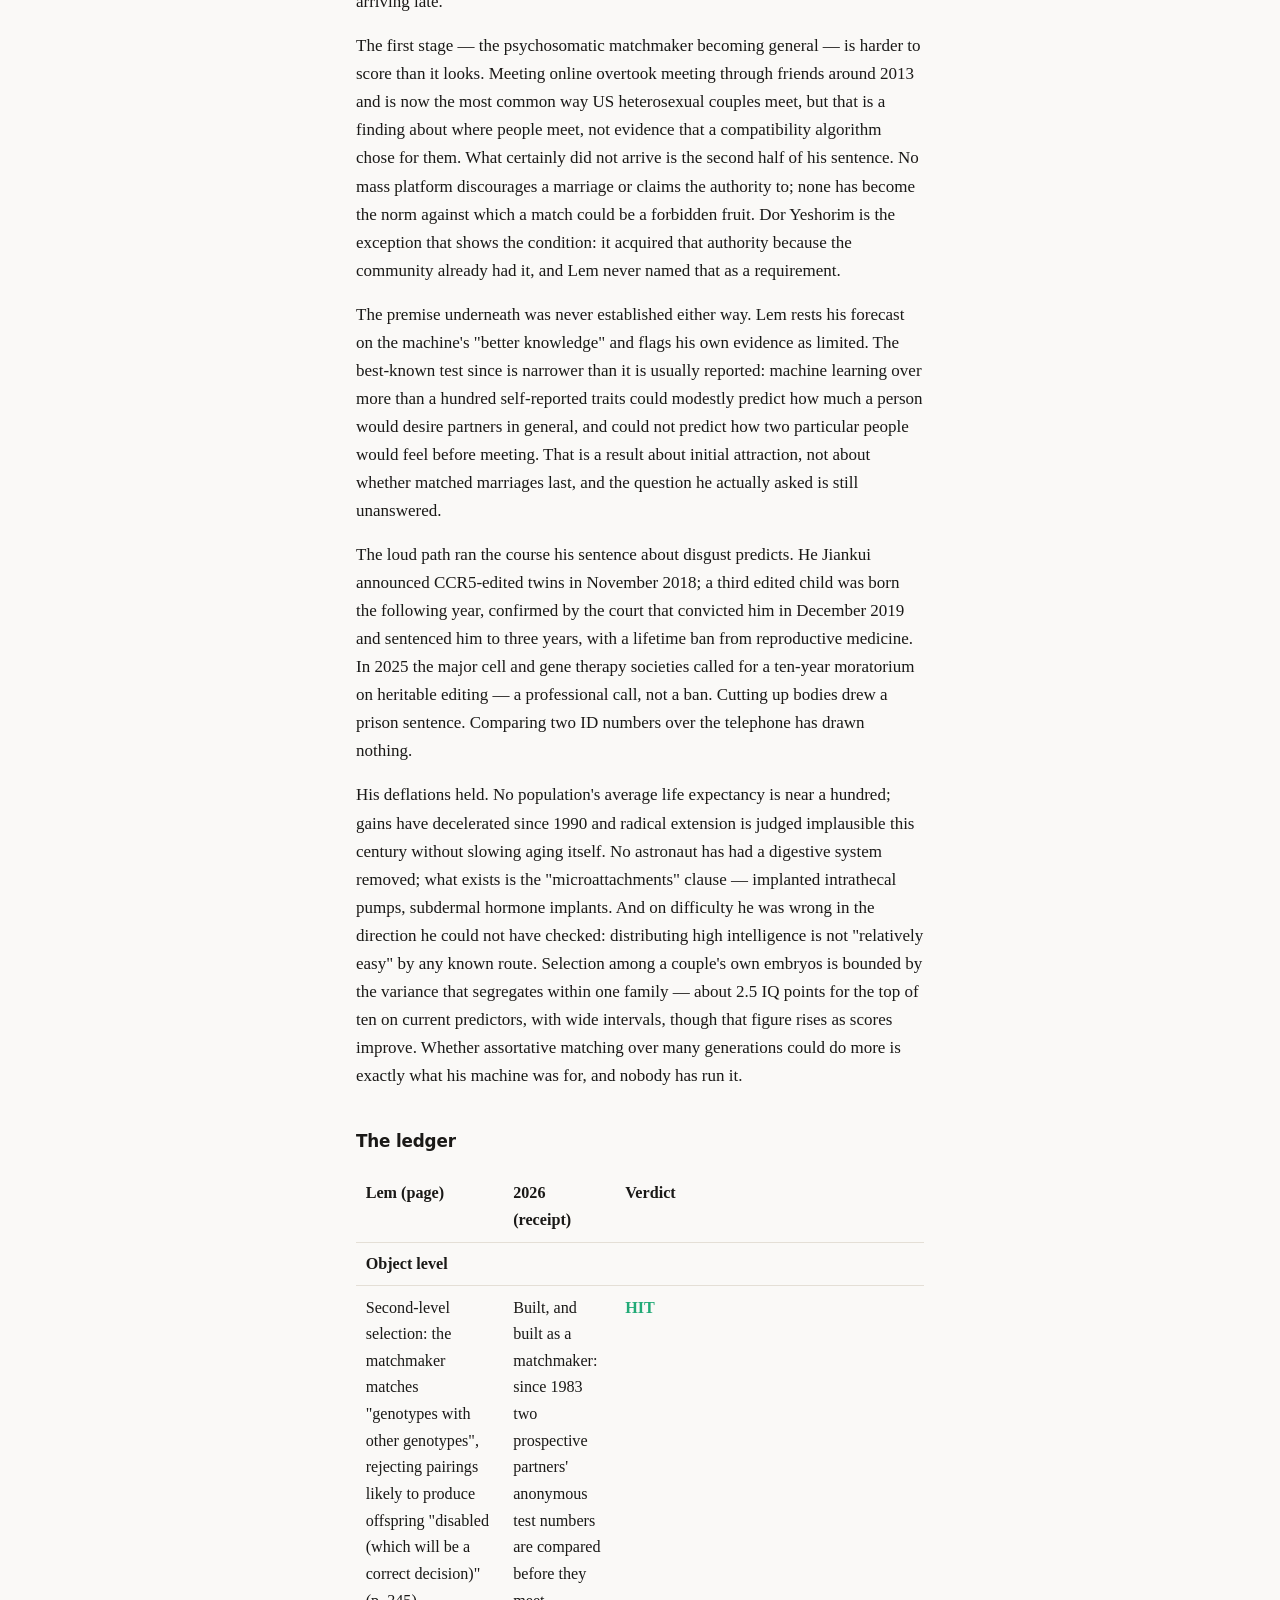
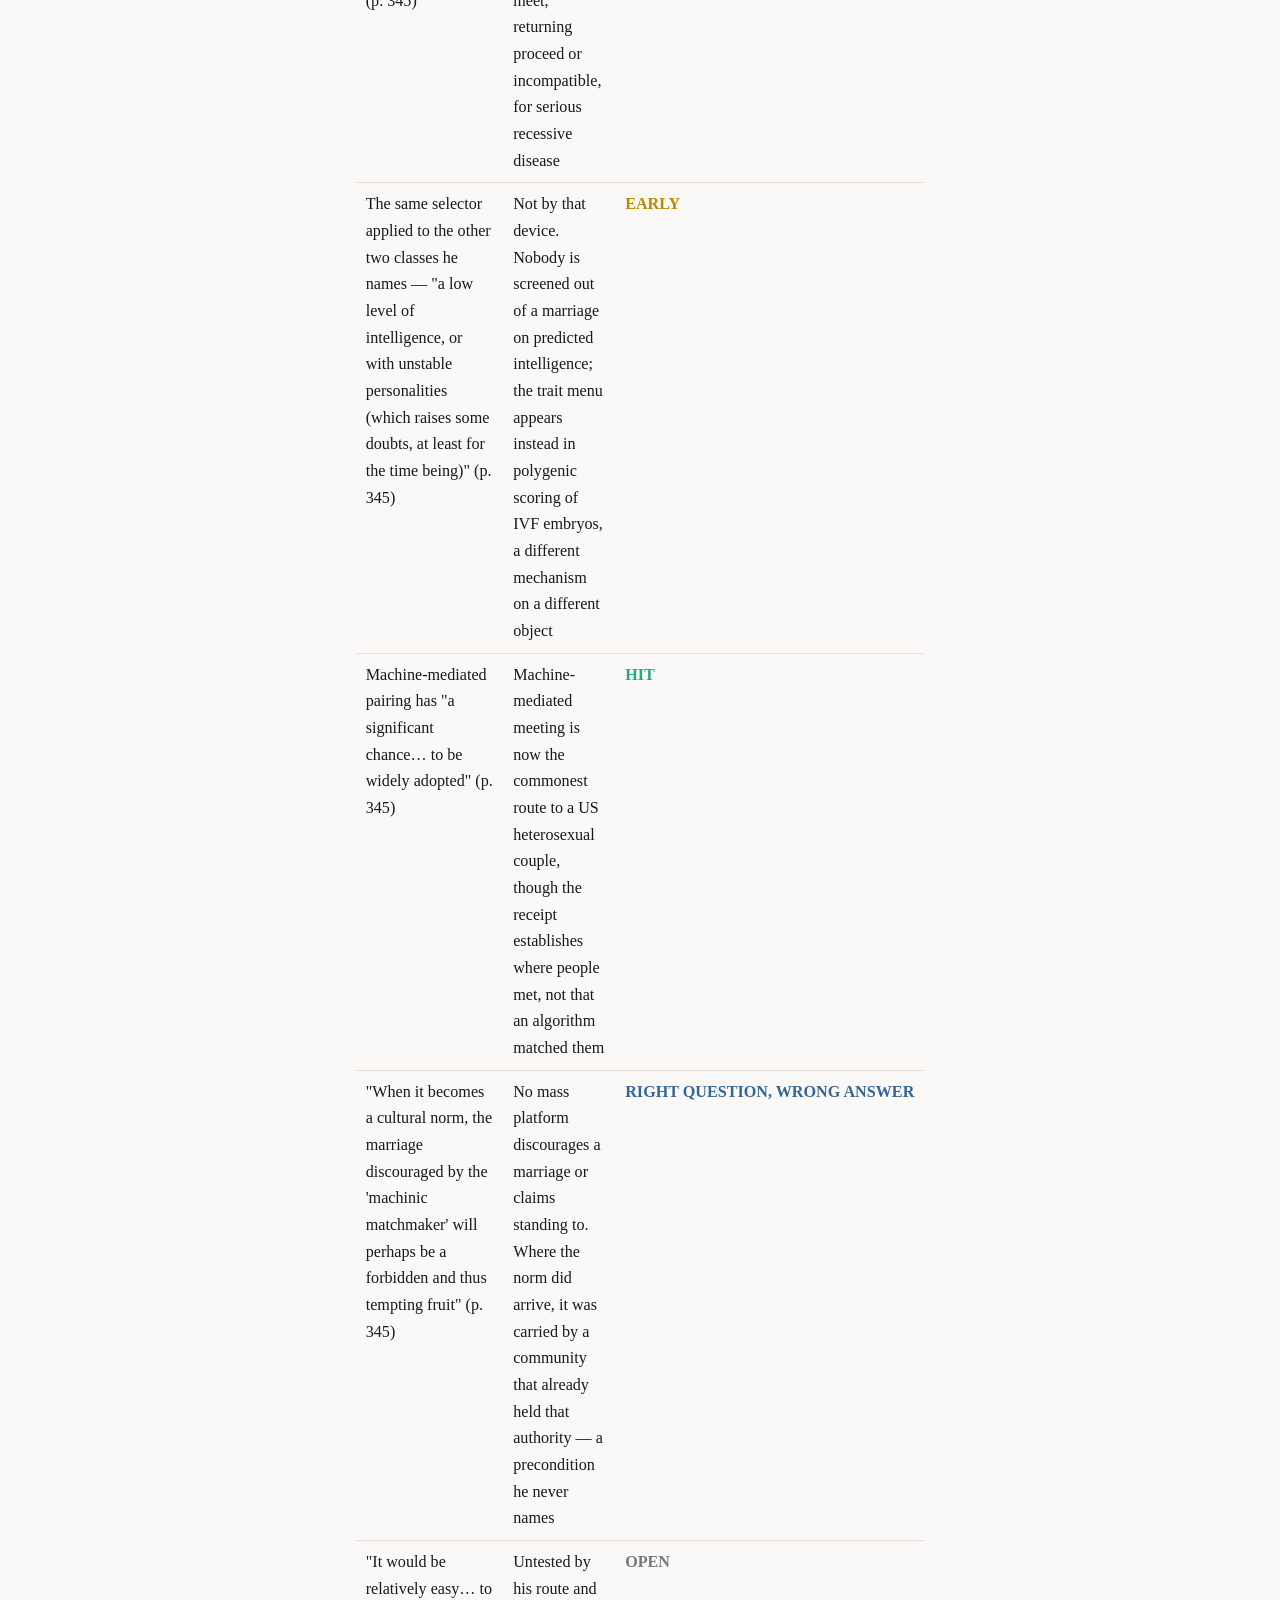
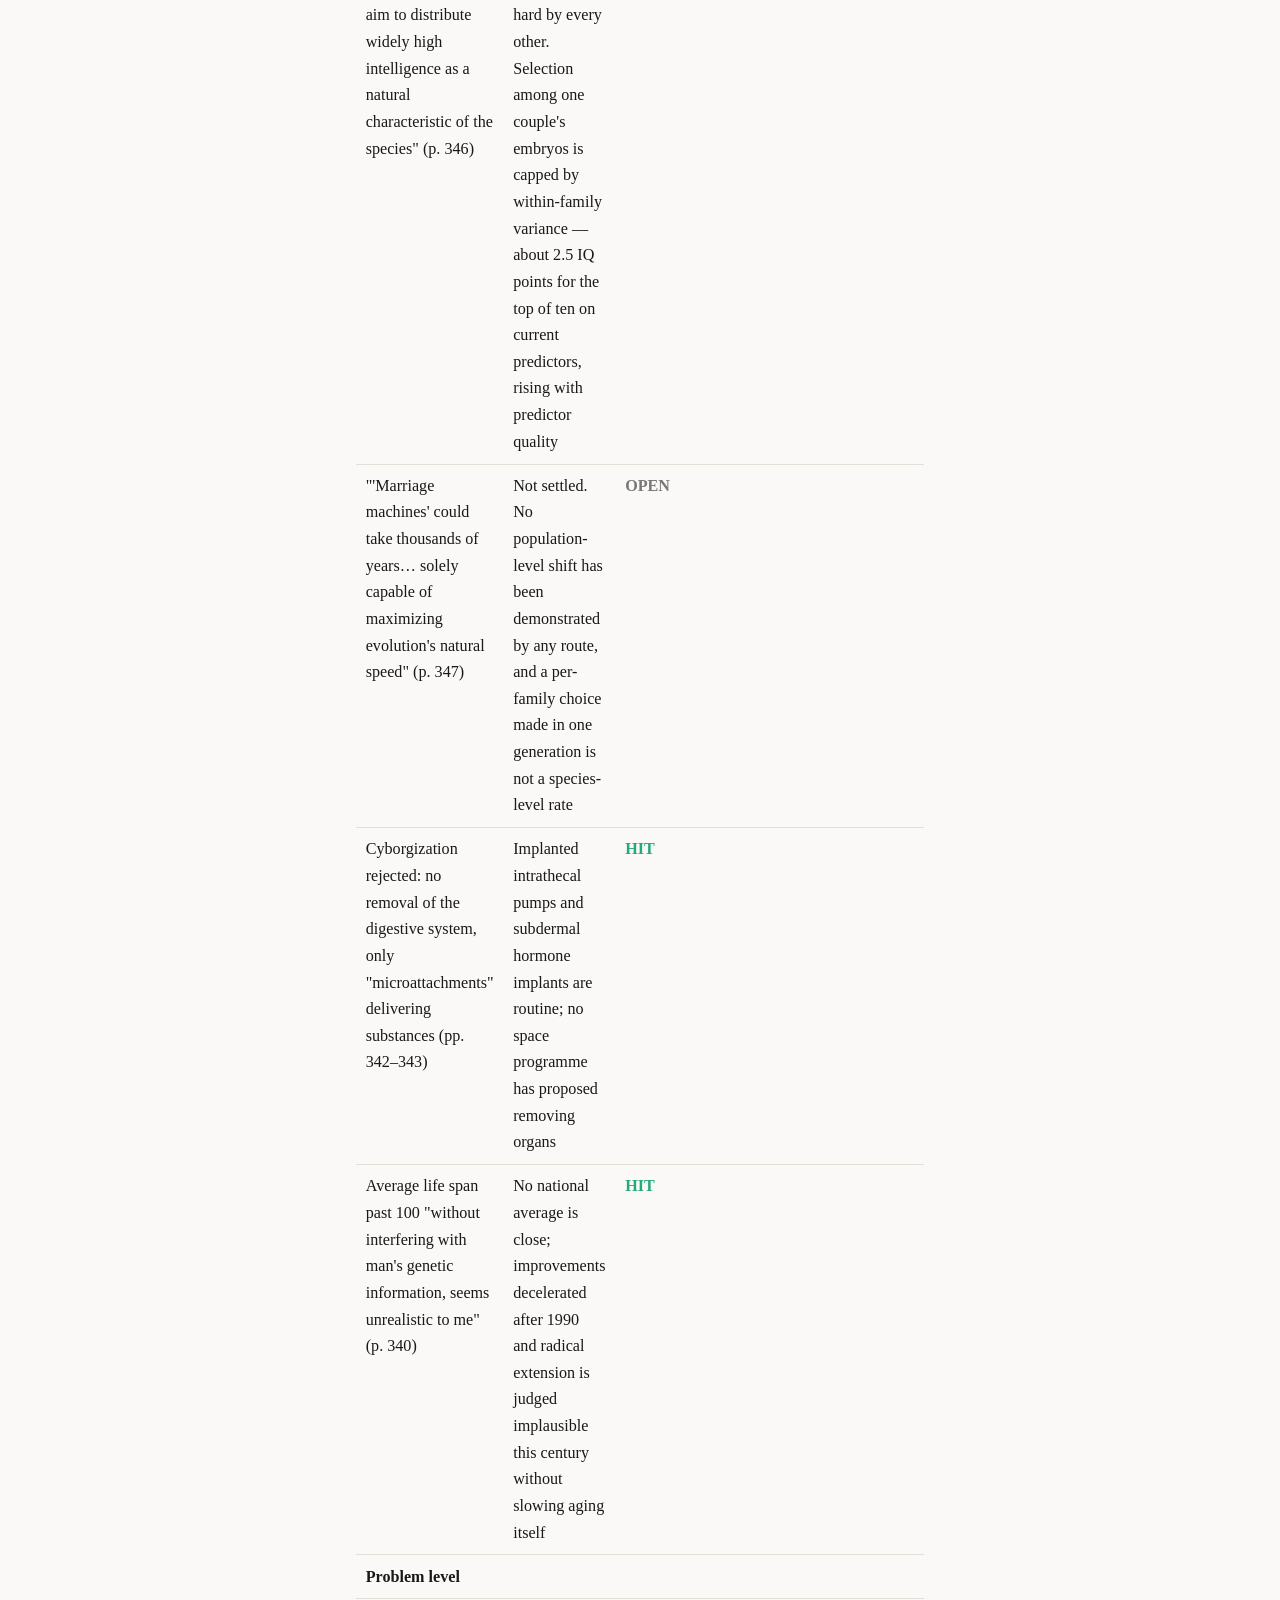
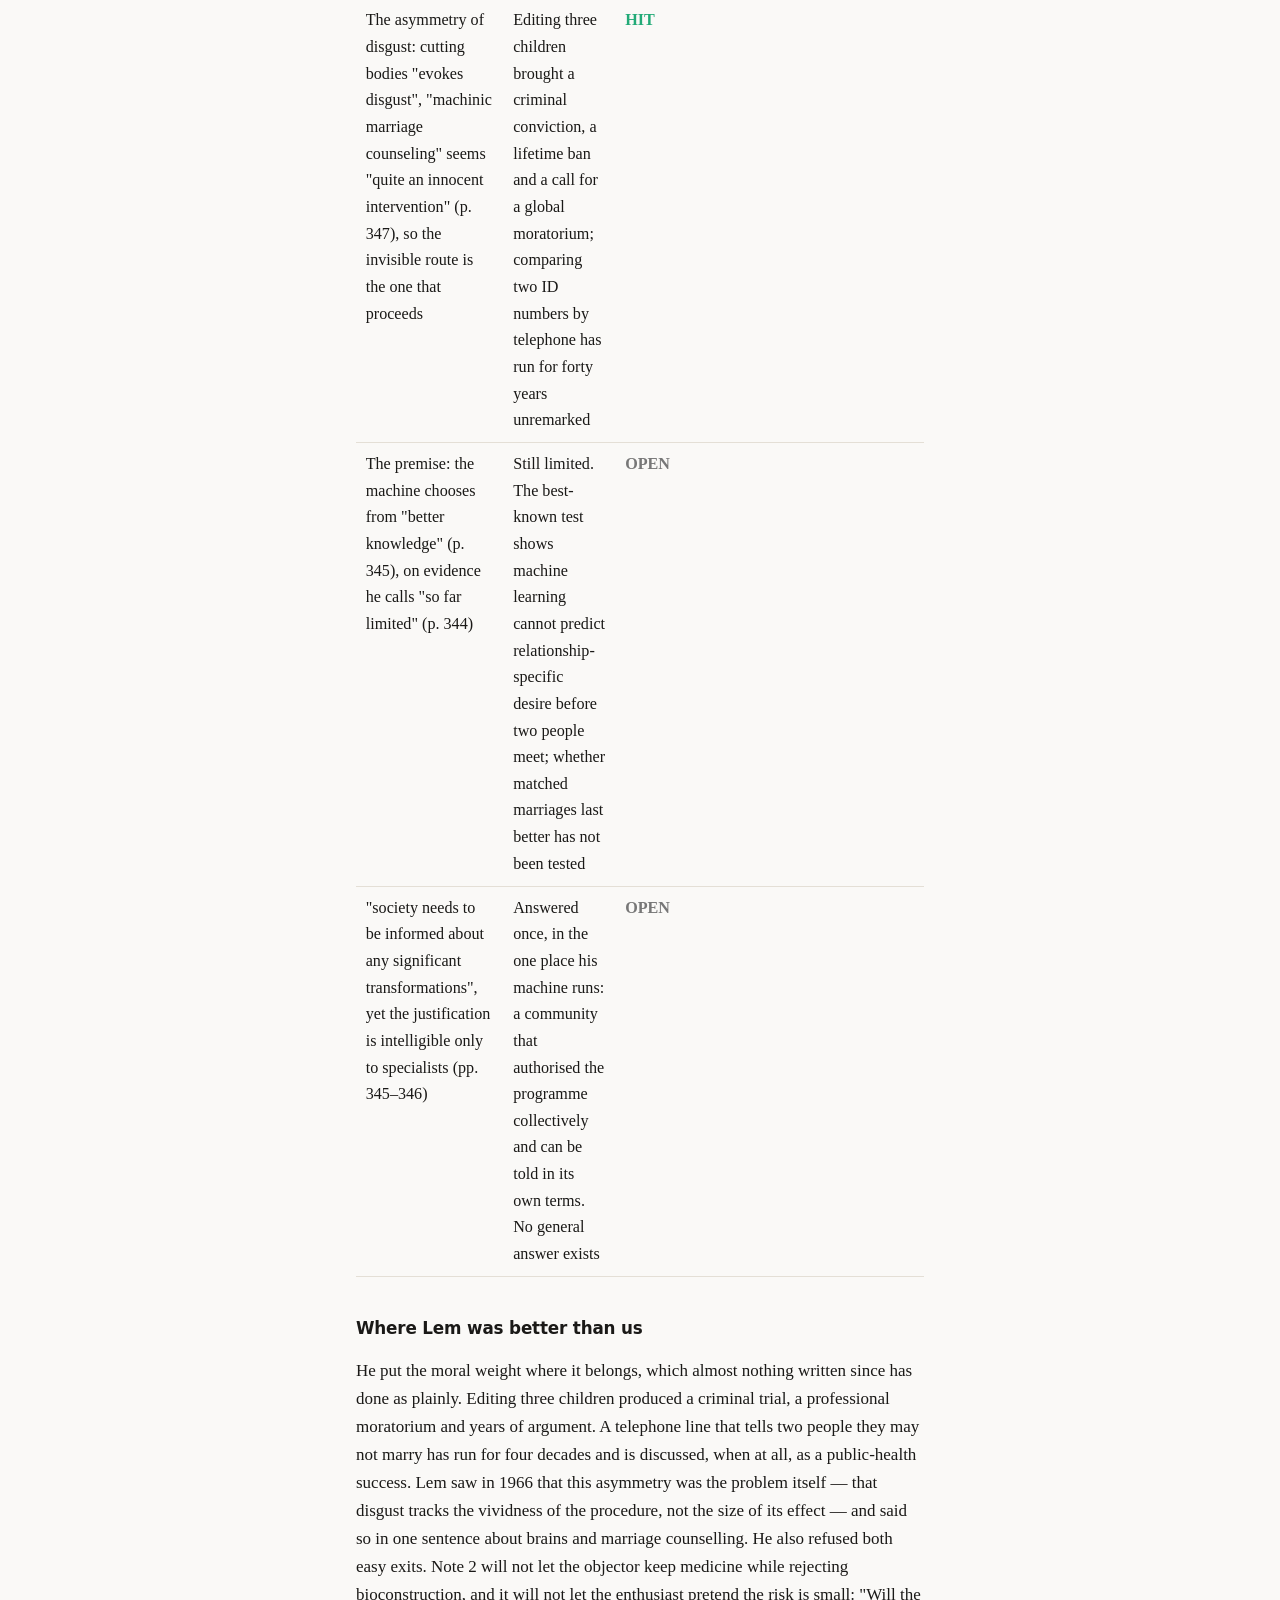
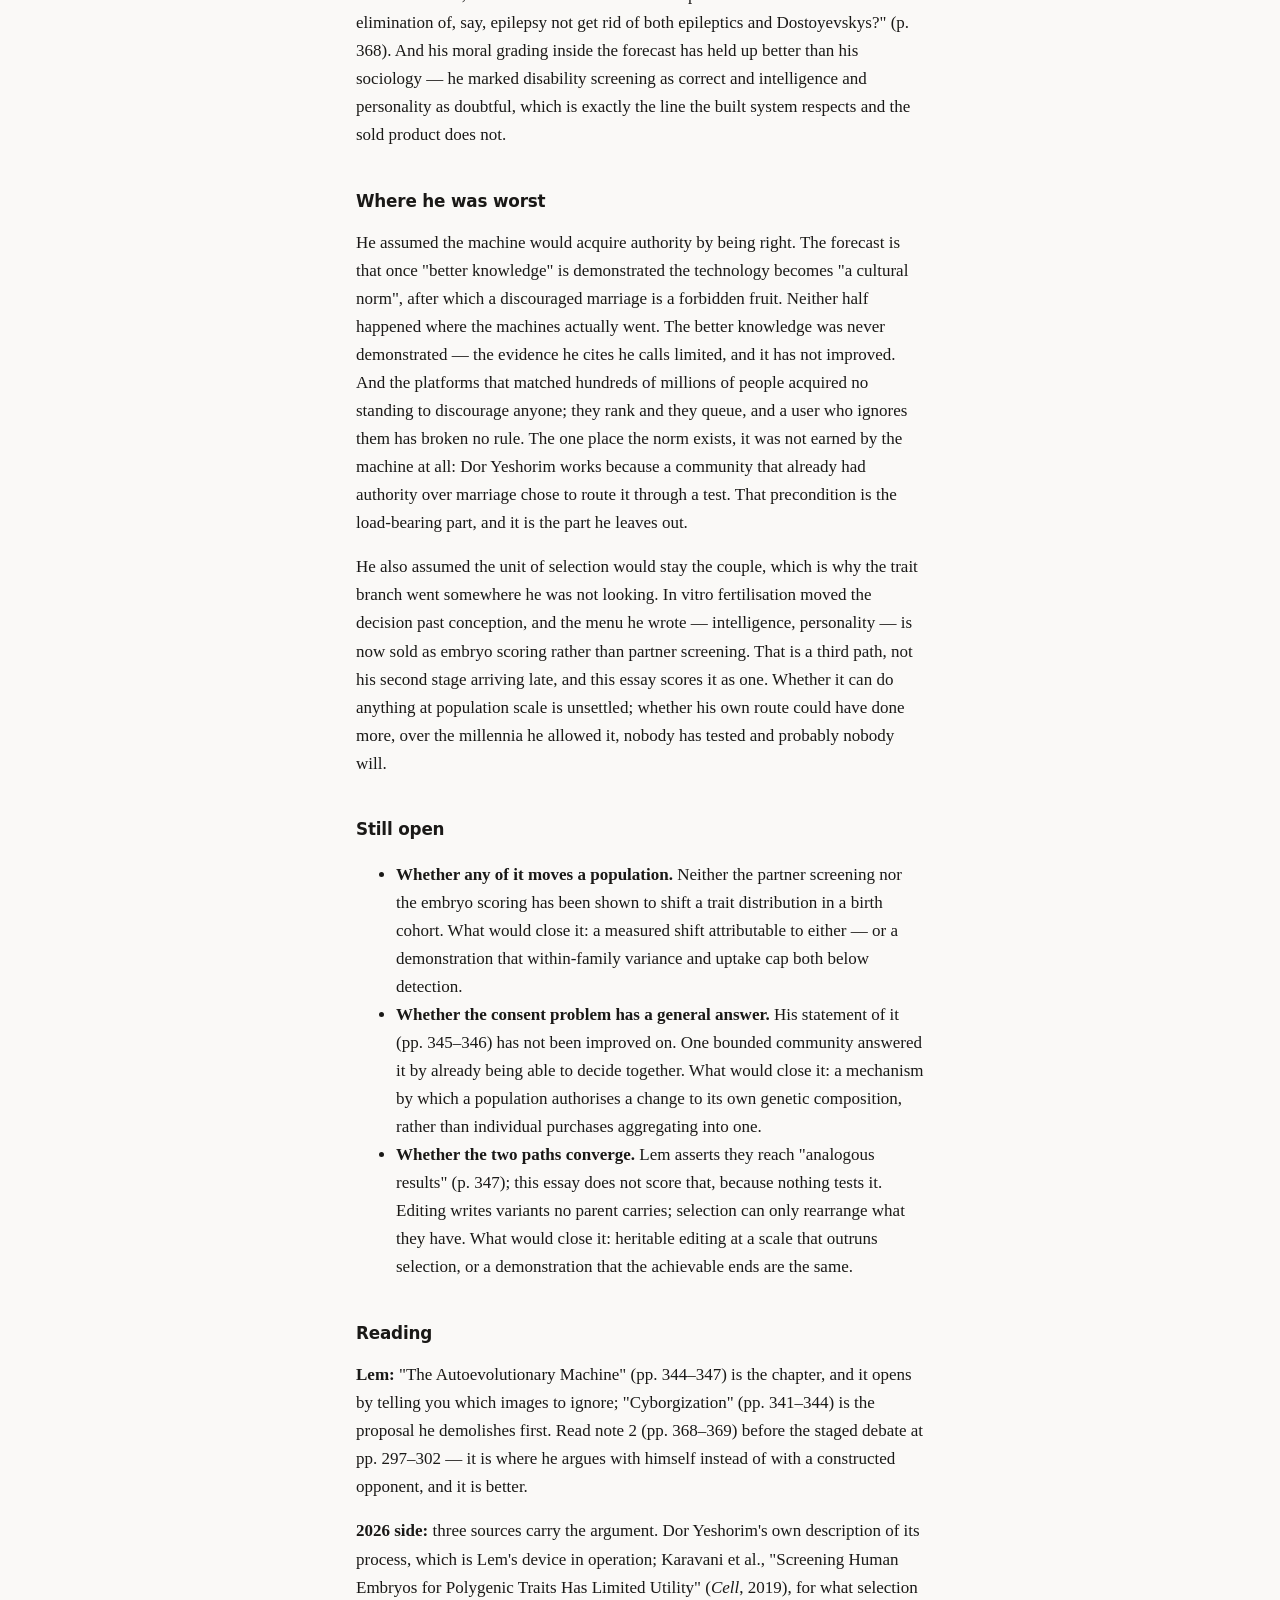
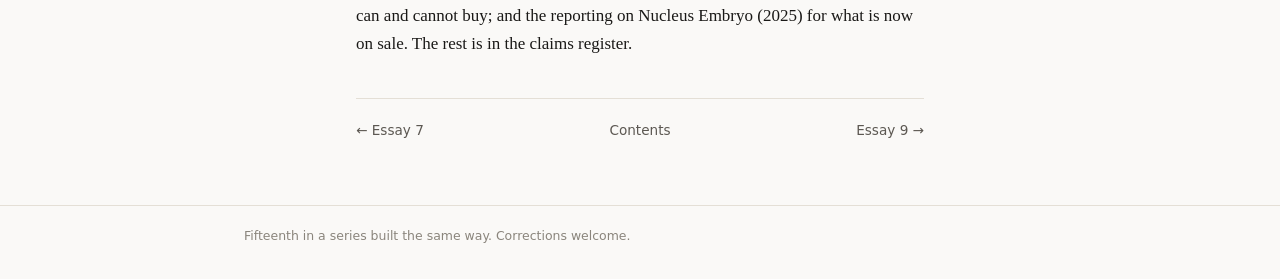
<file: chapters/08-the-invisible-path.html>
<!DOCTYPE html>
<html lang="en">
<head>
<meta charset="utf-8">
<meta name="viewport" content="width=device-width, initial-scale=1">
<title>8 · The invisible path — Sixty Years Later</title>
<meta name="description" content="Lem forecast that control of human heredity would arrive by machine matchmaking screening partners' genotypes, because that route is invisible. The device exists and has since 1983 — for disease, inside one community. What did not arrive is the cultural authority he assumed would carry it everywhere else.">
<link rel="stylesheet" href="../static/style.css">
<script src="../static/theme.js"></script>
</head>
<body>
<header class="site-header">
  <div class="wrap">
    <a class="brand" href="../index.html">Sixty Years <span>Later</span></a>
    <nav class="site-nav">
      <a href="../index.html">Contents</a>
      <a href="../about.html">Method</a>
      <button class="theme-toggle" type="button">☾ Dark</button>
    </nav>
  </div>
</header>
<main class="wrap">

<p class="kicker">Essay 8 · Lem ch. 8, "A Lampoon of Evolution" (2013 tr., pp. 294–353)</p>
<h1>The invisible path</h1>
<p class="lede">Most of this chapter is an argument, staged between an advocate of redesigning the human body and two opponents, about whether we may. Then, near the end, Lem stops arguing and predicts something nobody else was predicting: the redesign will not arrive by surgery, and it will succeed because it will not look like a redesign. It will look like a matchmaking service that compares two people's genotypes before they meet. That machine exists. It has existed since 1983. What has not arrived is the thing he assumed would carry it — the authority to tell a couple no.</p>

<section class="said">
<h2>What Lem said</h2>
<p>The chapter opens with three ways to intervene in the human organism: repair the body as given, "the most traditional and shortsighted approach"; replace "Nature's evolutionary gradients with man's purposeful regulatory activity"; or "replace reconstruction with a total rejection of the existing solution and then design a completely new one" (p. 297). Most of the chapter stages a debate between an advocate of the third and his opponents: "Man cannot change the world without changing himself" (p. 302) against "there are no values that could have emerged without the presence of the corporeal factor" (p. 299).</p>
<p>He then clears away the version of the future actually on the table. "Cyborgization", the Clynes–Kline proposal for adapting an astronaut to space, "consists in removing the digestive system" (p. 342). Lem is unimpressed, and not from squeamishness: the cyborg "is by no means a more universal human being than the 'current model'", and the cost is "the very idea of 'degeneralizing man'", producing types "in the likeness and image of various kinds of ants" (p. 343). He names what happens instead: "it would be possible to equip an astronaut with a number of microattachments" delivering substances into his system (p. 343). On lifespan he is equally deflationary: "Expanding the human life span beyond the period of one hundred years statistically… without interfering with man's genetic information, seems unrealistic to me", because "Longevity is a product of particular genes" (p. 340).</p>
<p>"The Autoevolutionary Machine" opens by naming the images it is not about: "Brain surgery, 'bottled fetuses developing under the control of genetic engineering'—these are the kinds of images offered by the science fiction literature on this topic. Yet the procedures that will be used may actually be invisible" (p. 344). His example: "digital machines programmed to arrange marriages have been in operation" (p. 344) in the United States, selecting couples "best matched physically and intellectually", with — he flags the evidence himself — "According to the (so far limited) results, the stability of machinically arranged relationships is twice as high as that of regular marriages" (p. 344). The machine does not remove choice; it "does not lead to just one candidate", offering a preselected group, searching millions where a person meets a few hundred. The forecast is hedged, and about adoption: "the advantages of arranging marriages from the position of 'better knowledge'… are so much greater than the disadvantages that there is a significant chance for technology of this kind to be widely adopted" (p. 345). And conditionally, about authority: "When it becomes a cultural norm, the marriage discouraged by the 'machinic matchmaker' will perhaps be a forbidden and thus tempting fruit" (p. 345).</p>
<p>Then the second stage. Once genotypes can be read, the matchmaker will make a choice that "not only matches humans with other humans but also genotypes with other genotypes. It will thus be a two-level selection process" (p. 345). The second level rejects "candidates who are highly likely to produce offspring that would be considered undesirable for various reasons—for example, disabled (which will be a correct decision), or endowed with a low level of intelligence, or with unstable personalities (which raises some doubts, at least for the time being)" (p. 345). The moral grading there is his: disability screening correct, the other two doubtful. He does not soften the conclusion — "matching people's genotypes amounts to controlling evolution" (p. 345) — nor the reason it works: "This technology seems the least drastic one as it remains invisible—yet this also brings up a difficult moral dilemma" (p. 345). The dilemma is consent: "society needs to be informed about any significant transformations" (p. 345), yet the justification "will only really be understandable to those who have extensive knowledge in the fields of medicine, evolutionary theory, anthropology, and population genetics" (p. 346).</p>
<p>Two claims complete it. That some traits would be easy — "It would be relatively easy, for example, to aim to distribute widely high intelligence as a natural characteristic of the species" (p. 346), easy by contrast with "a deep transformation of man's systemic organization". And that the vehicle is slow: "'Marriage machines' could take thousands of years… because they are solely capable of maximizing evolution's natural speed" (p. 347). Then the sentence the essay turns on: "'Cutting up people's brains and bodies' evokes disgust, whereas 'machinic marriage counseling' seems to be quite an innocent intervention—yet these are just two paths of different lengths that can both lead to analogous results" (p. 347).</p>
<p>Note 2 (pp. 368–369) is where he argues with himself rather than a constructed opponent, and it is sharper. Against the absolutist: "An opponent of 'bioconstructionism' cannot limit himself to opposing any 'plans for man's redesign' but should rather give up on all of civilization's achievements, such as medicine and technology, and retreat to the forest on all four" (p. 369). Against himself: "Will the elimination of, say, epilepsy not get rid of both epileptics and Dostoyevskys?" (p. 368). And the landing: "The aura of moral responsibility must envelop the field of bioconstructionism", but "it is high time he took such a conscious and responsible risk… even if this knowledge remains incomplete" (p. 369). The baseline: the cyborg paper of 1960; computer date-matching at Stanford on an IBM 650 in 1959, then at scale as Operation Match from 1965; the genetic code being cracked; no way to read a genome — bearing in mind that this translation follows the altered fourth edition of 1974, so the text is mid-1960s as revised. <!-- CHECK: baseline-1964-ch8 --></p>
</section>

<section class="happened">
<h2>What happened</h2>
<p>The second stage was built, and it was built as a matchmaker. Dor Yeshorim has run since 1983: young people in Orthodox Jewish communities are tested and given an anonymous number, and when a match is proposed the two numbers are checked together, before the couple meets, returning one answer — proceed, or incompatible. It has screened hundreds of thousands of people across eleven countries. <!-- CHECK: dor-yeshorim --> That is Lem's p. 345 device, operating on the branch he called "a correct decision": serious recessive disease. It is not operating on the other two. Nobody is screened out for a low predicted intelligence or an unstable personality, and the programme is bounded to communities that asked for it.</p>
<p>Outside those communities the second stage went somewhere else entirely — not to the matchmaker but one step down the reproductive pipeline, to the embryo. Companies sell polygenic scoring of IVF embryos; in June 2025 one launched a product ranking them on IQ, height, hair and eye colour, anxiety and ADHD alongside disease risk, from about $5,999. <!-- CHECK: nucleus-embryo-2025 --> <!-- CHECK: embryo-screening-2024 --> The trait list overlaps his and extends past it. This is a different device from the one he described, applied to a different object, and this essay counts it as a third path rather than as his second stage arriving late.</p>
<p>The first stage — the psychosomatic matchmaker becoming general — is harder to score than it looks. Meeting online overtook meeting through friends around 2013 and is now the most common way US heterosexual couples meet, <!-- CHECK: online-dating-2019 --> but that is a finding about where people meet, not evidence that a compatibility algorithm chose for them. What certainly did not arrive is the second half of his sentence. No mass platform discourages a marriage or claims the authority to; none has become the norm against which a match could be a forbidden fruit. Dor Yeshorim is the exception that shows the condition: it acquired that authority because the community already had it, and Lem never named that as a requirement.</p>
<p>The premise underneath was never established either way. Lem rests his forecast on the machine's "better knowledge" and flags his own evidence as limited. The best-known test since is narrower than it is usually reported: machine learning over more than a hundred self-reported traits could modestly predict how much a person would desire partners in general, and could not predict how two particular people would feel before meeting. <!-- CHECK: joel-2017 --> That is a result about initial attraction, not about whether matched marriages last, and the question he actually asked is still unanswered.</p>
<p>The loud path ran the course his sentence about disgust predicts. He Jiankui announced CCR5-edited twins in November 2018; a third edited child was born the following year, confirmed by the court that convicted him in December 2019 and sentenced him to three years, with a lifetime ban from reproductive medicine. <!-- CHECK: he-jiankui-2018 --> In 2025 the major cell and gene therapy societies called for a ten-year moratorium on heritable editing — a professional call, not a ban. <!-- CHECK: germline-moratorium-2025 --> Cutting up bodies drew a prison sentence. Comparing two ID numbers over the telephone has drawn nothing.</p>
<p>His deflations held. No population's average life expectancy is near a hundred; gains have decelerated since 1990 and radical extension is judged implausible this century without slowing aging itself. <!-- CHECK: olshansky-2024 --> No astronaut has had a digestive system removed; what exists is the "microattachments" clause — implanted intrathecal pumps, subdermal hormone implants. <!-- CHECK: implanted-pumps --> And on difficulty he was wrong in the direction he could not have checked: distributing high intelligence is not "relatively easy" by any known route. Selection among a couple's own embryos is bounded by the variance that segregates within one family — about 2.5 IQ points for the top of ten on current predictors, with wide intervals, though that figure rises as scores improve. <!-- CHECK: karavani-2019 --> Whether assortative matching over many generations could do more is exactly what his machine was for, and nobody has run it.</p>
</section>

<h2>The ledger</h2>
<div class="ledger-wrap"><table class="ledger">
<thead><tr><th>Lem (page)</th><th>2026 (receipt)</th><th>Verdict</th></tr></thead>
<tbody>
<tr><td colspan="3"><strong>Object level</strong></td></tr>
<tr><td>Second-level selection: the matchmaker matches "genotypes with other genotypes", rejecting pairings likely to produce offspring "disabled (which will be a correct decision)" (p. 345)</td><td>Built, and built as a matchmaker: since 1983 two prospective partners' anonymous test numbers are compared before they meet, returning proceed or incompatible, for serious recessive disease <!-- CHECK: dor-yeshorim --></td><td class="verdict v-hit">HIT</td></tr>
<tr><td>The same selector applied to the other two classes he names — "a low level of intelligence, or with unstable personalities (which raises some doubts, at least for the time being)" (p. 345)</td><td>Not by that device. Nobody is screened out of a marriage on predicted intelligence; the trait menu appears instead in polygenic scoring of IVF embryos, a different mechanism on a different object <!-- CHECK: nucleus-embryo-2025 --> <!-- CHECK: embryo-screening-2024 --></td><td class="verdict v-early">EARLY</td></tr>
<tr><td>Machine-mediated pairing has "a significant chance… to be widely adopted" (p. 345)</td><td>Machine-mediated meeting is now the commonest route to a US heterosexual couple, though the receipt establishes where people met, not that an algorithm matched them <!-- CHECK: online-dating-2019 --></td><td class="verdict v-hit">HIT</td></tr>
<tr><td>"When it becomes a cultural norm, the marriage discouraged by the 'machinic matchmaker' will perhaps be a forbidden and thus tempting fruit" (p. 345)</td><td>No mass platform discourages a marriage or claims standing to. Where the norm did arrive, it was carried by a community that already held that authority — a precondition he never names <!-- CHECK: dor-yeshorim --> <!-- CHECK: online-dating-2019 --></td><td class="verdict v-rq">RIGHT QUESTION, WRONG ANSWER</td></tr>
<tr><td>"It would be relatively easy… to aim to distribute widely high intelligence as a natural characteristic of the species" (p. 346)</td><td>Untested by his route and hard by every other. Selection among one couple's embryos is capped by within-family variance — about 2.5 IQ points for the top of ten on current predictors, rising with predictor quality <!-- CHECK: karavani-2019 --></td><td class="verdict v-open">OPEN</td></tr>
<tr><td>"'Marriage machines' could take thousands of years… solely capable of maximizing evolution's natural speed" (p. 347)</td><td>Not settled. No population-level shift has been demonstrated by any route, and a per-family choice made in one generation is not a species-level rate <!-- CHECK: karavani-2019 --></td><td class="verdict v-open">OPEN</td></tr>
<tr><td>Cyborgization rejected: no removal of the digestive system, only "microattachments" delivering substances (pp. 342–343)</td><td>Implanted intrathecal pumps and subdermal hormone implants are routine; no space programme has proposed removing organs <!-- CHECK: implanted-pumps --></td><td class="verdict v-hit">HIT</td></tr>
<tr><td>Average life span past 100 "without interfering with man's genetic information, seems unrealistic to me" (p. 340)</td><td>No national average is close; improvements decelerated after 1990 and radical extension is judged implausible this century without slowing aging itself <!-- CHECK: olshansky-2024 --></td><td class="verdict v-hit">HIT</td></tr>
<tr><td colspan="3"><strong>Problem level</strong></td></tr>
<tr><td>The asymmetry of disgust: cutting bodies "evokes disgust", "machinic marriage counseling" seems "quite an innocent intervention" (p. 347), so the invisible route is the one that proceeds</td><td>Editing three children brought a criminal conviction, a lifetime ban and a call for a global moratorium; comparing two ID numbers by telephone has run for forty years unremarked <!-- CHECK: he-jiankui-2018 --> <!-- CHECK: germline-moratorium-2025 --> <!-- CHECK: dor-yeshorim --></td><td class="verdict v-hit">HIT</td></tr>
<tr><td>The premise: the machine chooses from "better knowledge" (p. 345), on evidence he calls "so far limited" (p. 344)</td><td>Still limited. The best-known test shows machine learning cannot predict relationship-specific desire before two people meet; whether matched marriages last better has not been tested <!-- CHECK: joel-2017 --></td><td class="verdict v-open">OPEN</td></tr>
<tr><td>"society needs to be informed about any significant transformations", yet the justification is intelligible only to specialists (pp. 345–346)</td><td>Answered once, in the one place his machine runs: a community that authorised the programme collectively and can be told in its own terms. No general answer exists <!-- CHECK: dor-yeshorim --></td><td class="verdict v-open">OPEN</td></tr>
</tbody></table></div>

<section class="better">
<h2>Where Lem was better than us</h2>
<p>He put the moral weight where it belongs, which almost nothing written since has done as plainly. Editing three children produced a criminal trial, a professional moratorium and years of argument. A telephone line that tells two people they may not marry has run for four decades and is discussed, when at all, as a public-health success. Lem saw in 1966 that this asymmetry was the problem itself — that disgust tracks the vividness of the procedure, not the size of its effect — and said so in one sentence about brains and marriage counselling. He also refused both easy exits. Note 2 will not let the objector keep medicine while rejecting bioconstruction, and it will not let the enthusiast pretend the risk is small: "Will the elimination of, say, epilepsy not get rid of both epileptics and Dostoyevskys?" (p. 368). And his moral grading inside the forecast has held up better than his sociology — he marked disability screening as correct and intelligence and personality as doubtful, which is exactly the line the built system respects and the sold product does not.</p>
</section>

<h2>Where he was worst</h2>
<p>He assumed the machine would acquire authority by being right. The forecast is that once "better knowledge" is demonstrated the technology becomes "a cultural norm", after which a discouraged marriage is a forbidden fruit. Neither half happened where the machines actually went. The better knowledge was never demonstrated — the evidence he cites he calls limited, and it has not improved. And the platforms that matched hundreds of millions of people acquired no standing to discourage anyone; they rank and they queue, and a user who ignores them has broken no rule. The one place the norm exists, it was not earned by the machine at all: Dor Yeshorim works because a community that already had authority over marriage chose to route it through a test. That precondition is the load-bearing part, and it is the part he leaves out.</p>
<p>He also assumed the unit of selection would stay the couple, which is why the trait branch went somewhere he was not looking. In vitro fertilisation moved the decision past conception, and the menu he wrote — intelligence, personality — is now sold as embryo scoring rather than partner screening. That is a third path, not his second stage arriving late, and this essay scores it as one. Whether it can do anything at population scale is unsettled; whether his own route could have done more, over the millennia he allowed it, nobody has tested and probably nobody will.</p>

<section class="open">
<h2>Still open</h2>
<ul>
<li><strong>Whether any of it moves a population.</strong> Neither the partner screening nor the embryo scoring has been shown to shift a trait distribution in a birth cohort. What would close it: a measured shift attributable to either — or a demonstration that within-family variance and uptake cap both below detection.</li>
<li><strong>Whether the consent problem has a general answer.</strong> His statement of it (pp. 345–346) has not been improved on. One bounded community answered it by already being able to decide together. What would close it: a mechanism by which a population authorises a change to its own genetic composition, rather than individual purchases aggregating into one.</li>
<li><strong>Whether the two paths converge.</strong> Lem asserts they reach "analogous results" (p. 347); this essay does not score that, because nothing tests it. Editing writes variants no parent carries; selection can only rearrange what they have. What would close it: heritable editing at a scale that outruns selection, or a demonstration that the achievable ends are the same.</li>
</ul>
</section>

<div class="reading">
<h2>Reading</h2>
<p><strong>Lem:</strong> "The Autoevolutionary Machine" (pp. 344–347) is the chapter, and it opens by telling you which images to ignore; "Cyborgization" (pp. 341–344) is the proposal he demolishes first. Read note 2 (pp. 368–369) before the staged debate at pp. 297–302 — it is where he argues with himself instead of with a constructed opponent, and it is better.</p>
<p><strong>2026 side:</strong> three sources carry the argument. Dor Yeshorim's own description of its process, which is Lem's device in operation; Karavani et al., "Screening Human Embryos for Polygenic Traits Has Limited Utility" (<em>Cell</em>, 2019), for what selection can and cannot buy; and the reporting on Nucleus Embryo (2025) for what is now on sale. The rest is in the claims register.</p>
</div>

<nav class="chapter-nav">
  <a href="07-information-farming.html">← Essay 7</a>
  <a href="../index.html">Contents</a>
  <a href="09-the-cassandra-syndrome.html">Essay 9 →</a>
</nav>
</main>
<footer class="site-footer"><div class="wrap"><p>Fifteenth in a series built the same way. Corrections welcome.</p></div></footer>
</body>
</html>
</file>
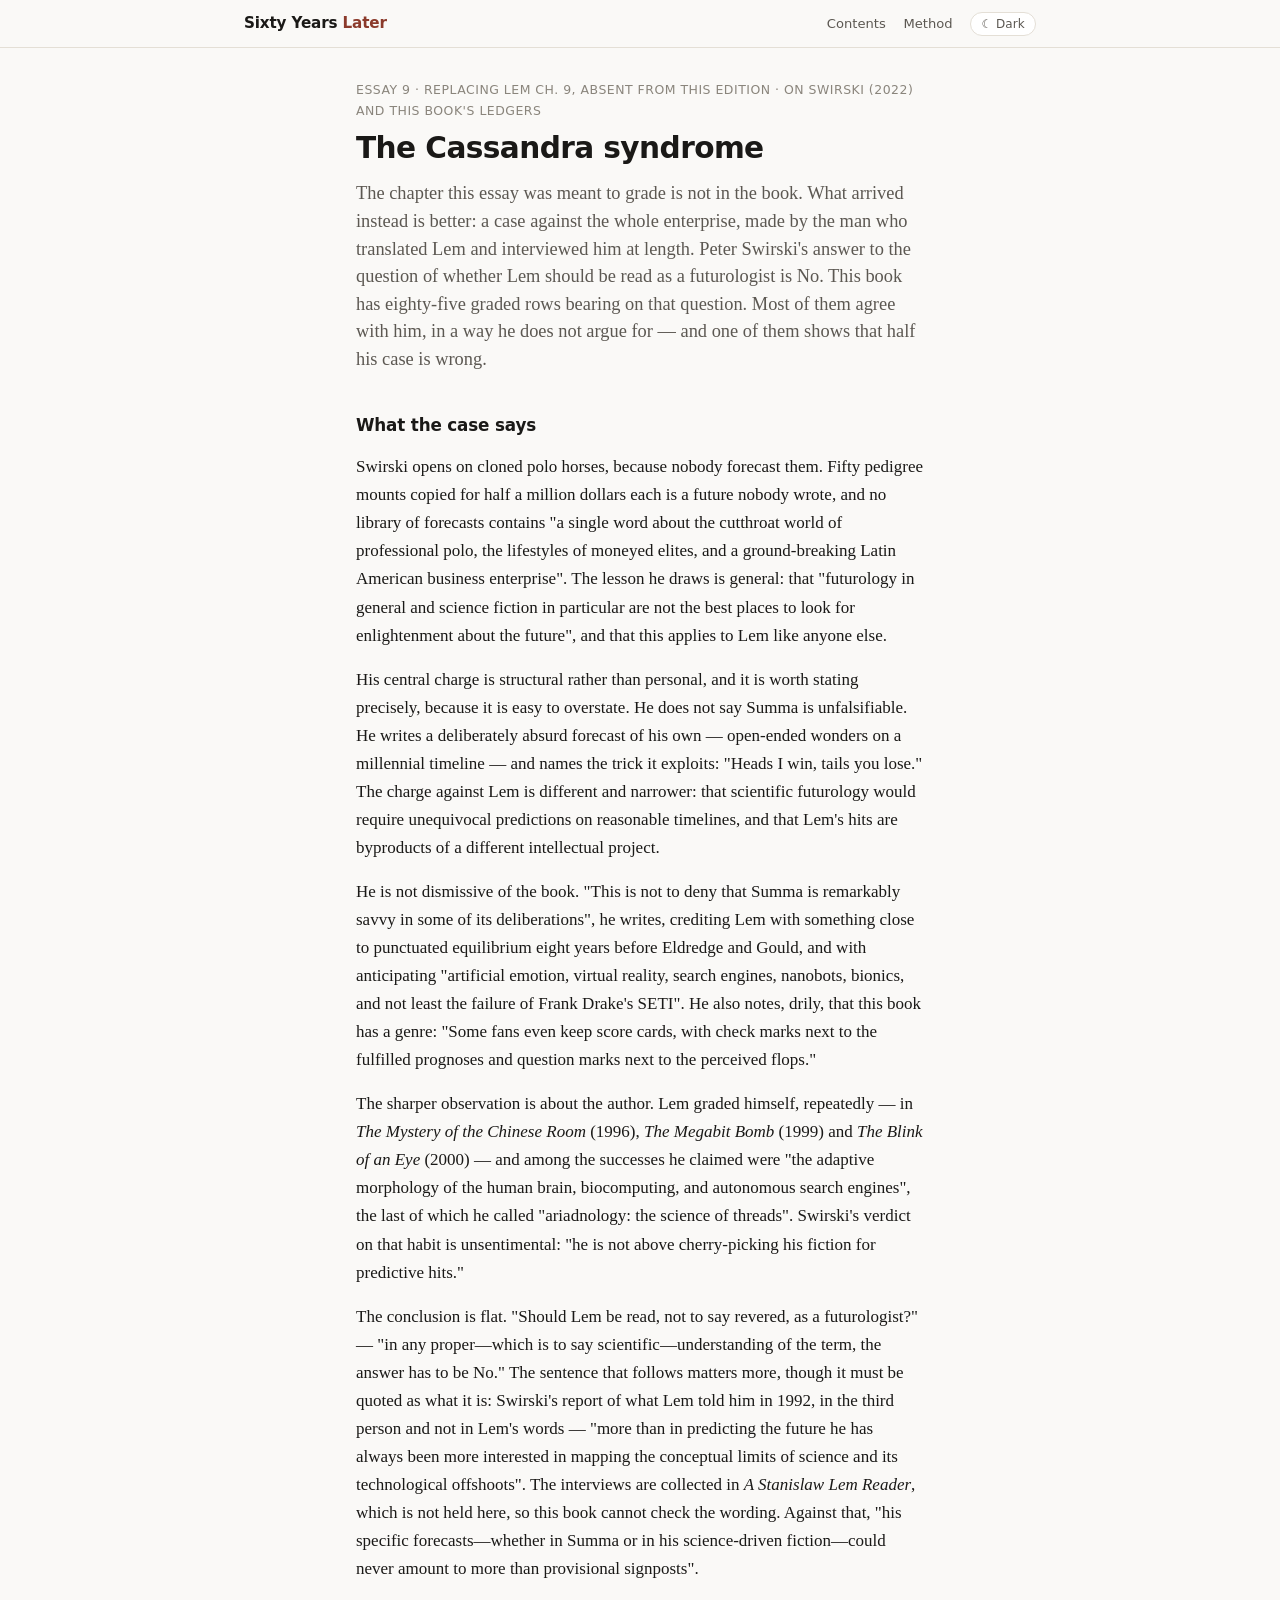
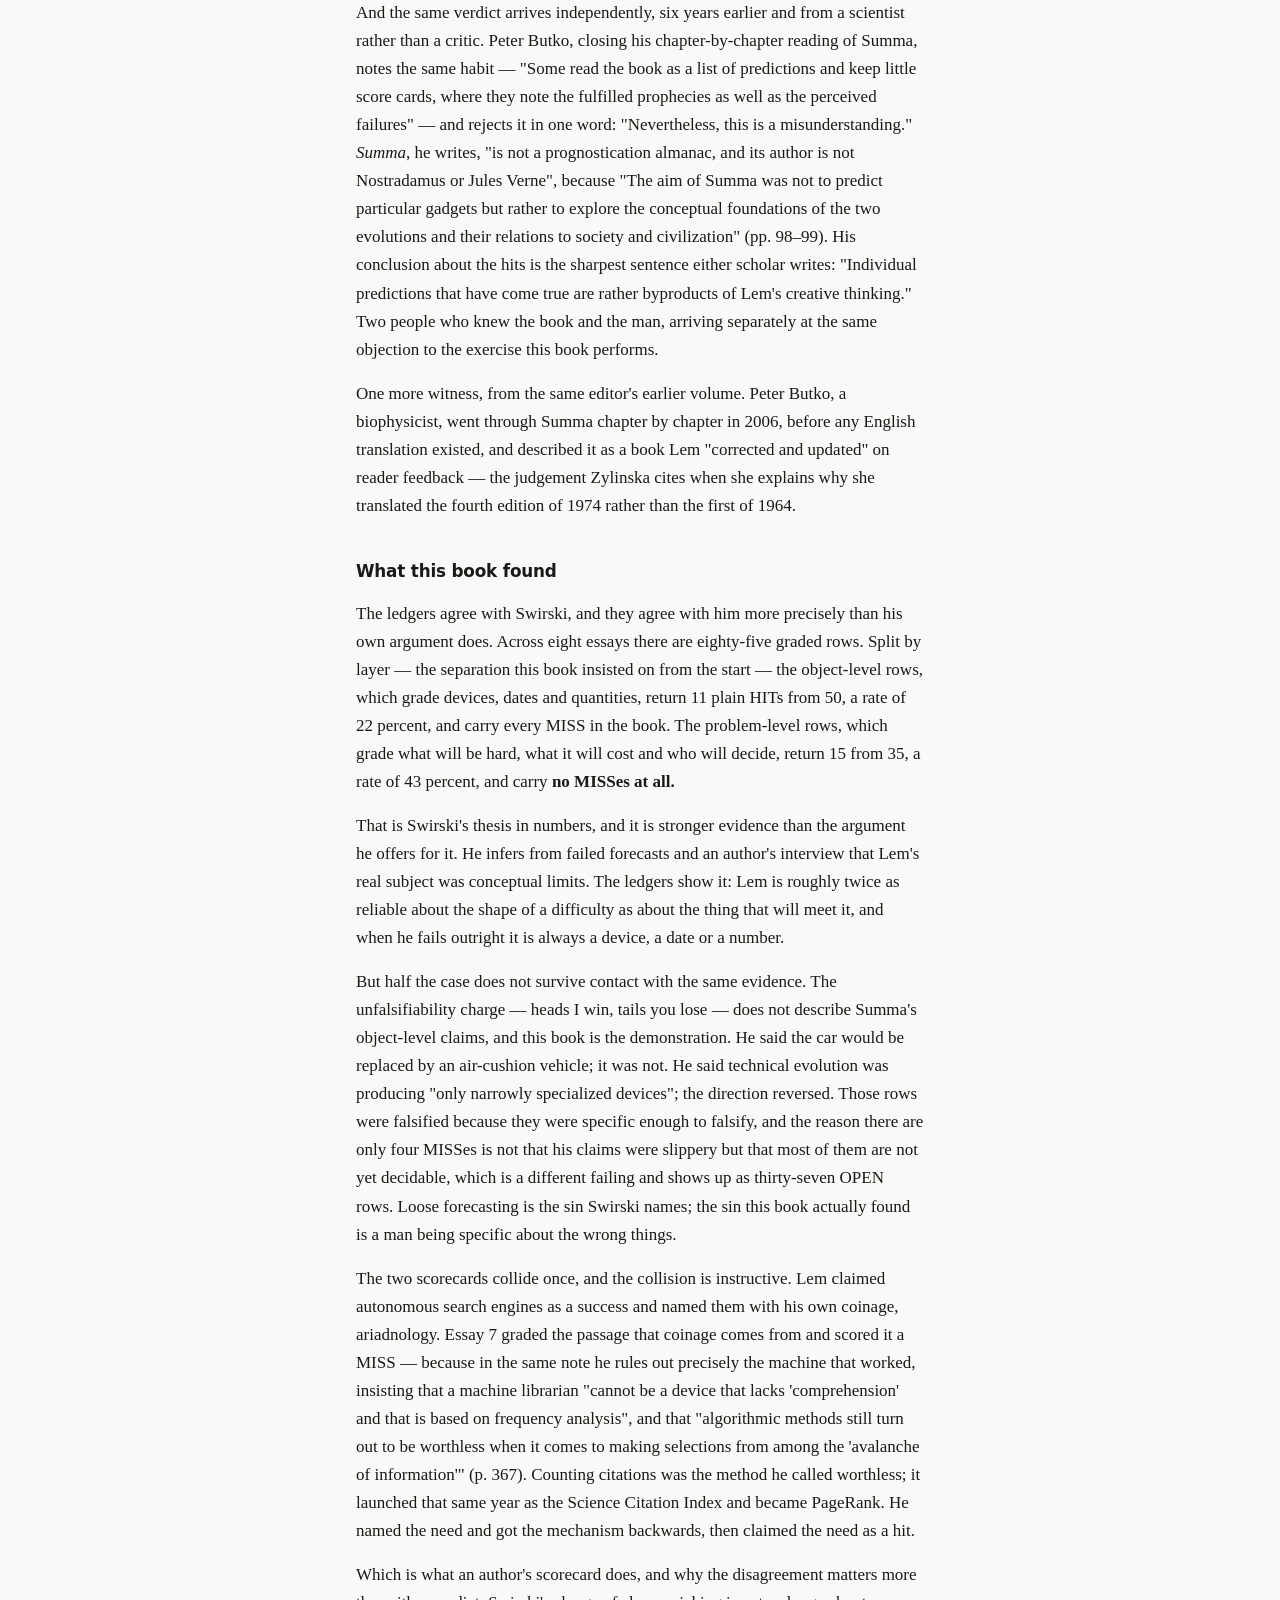
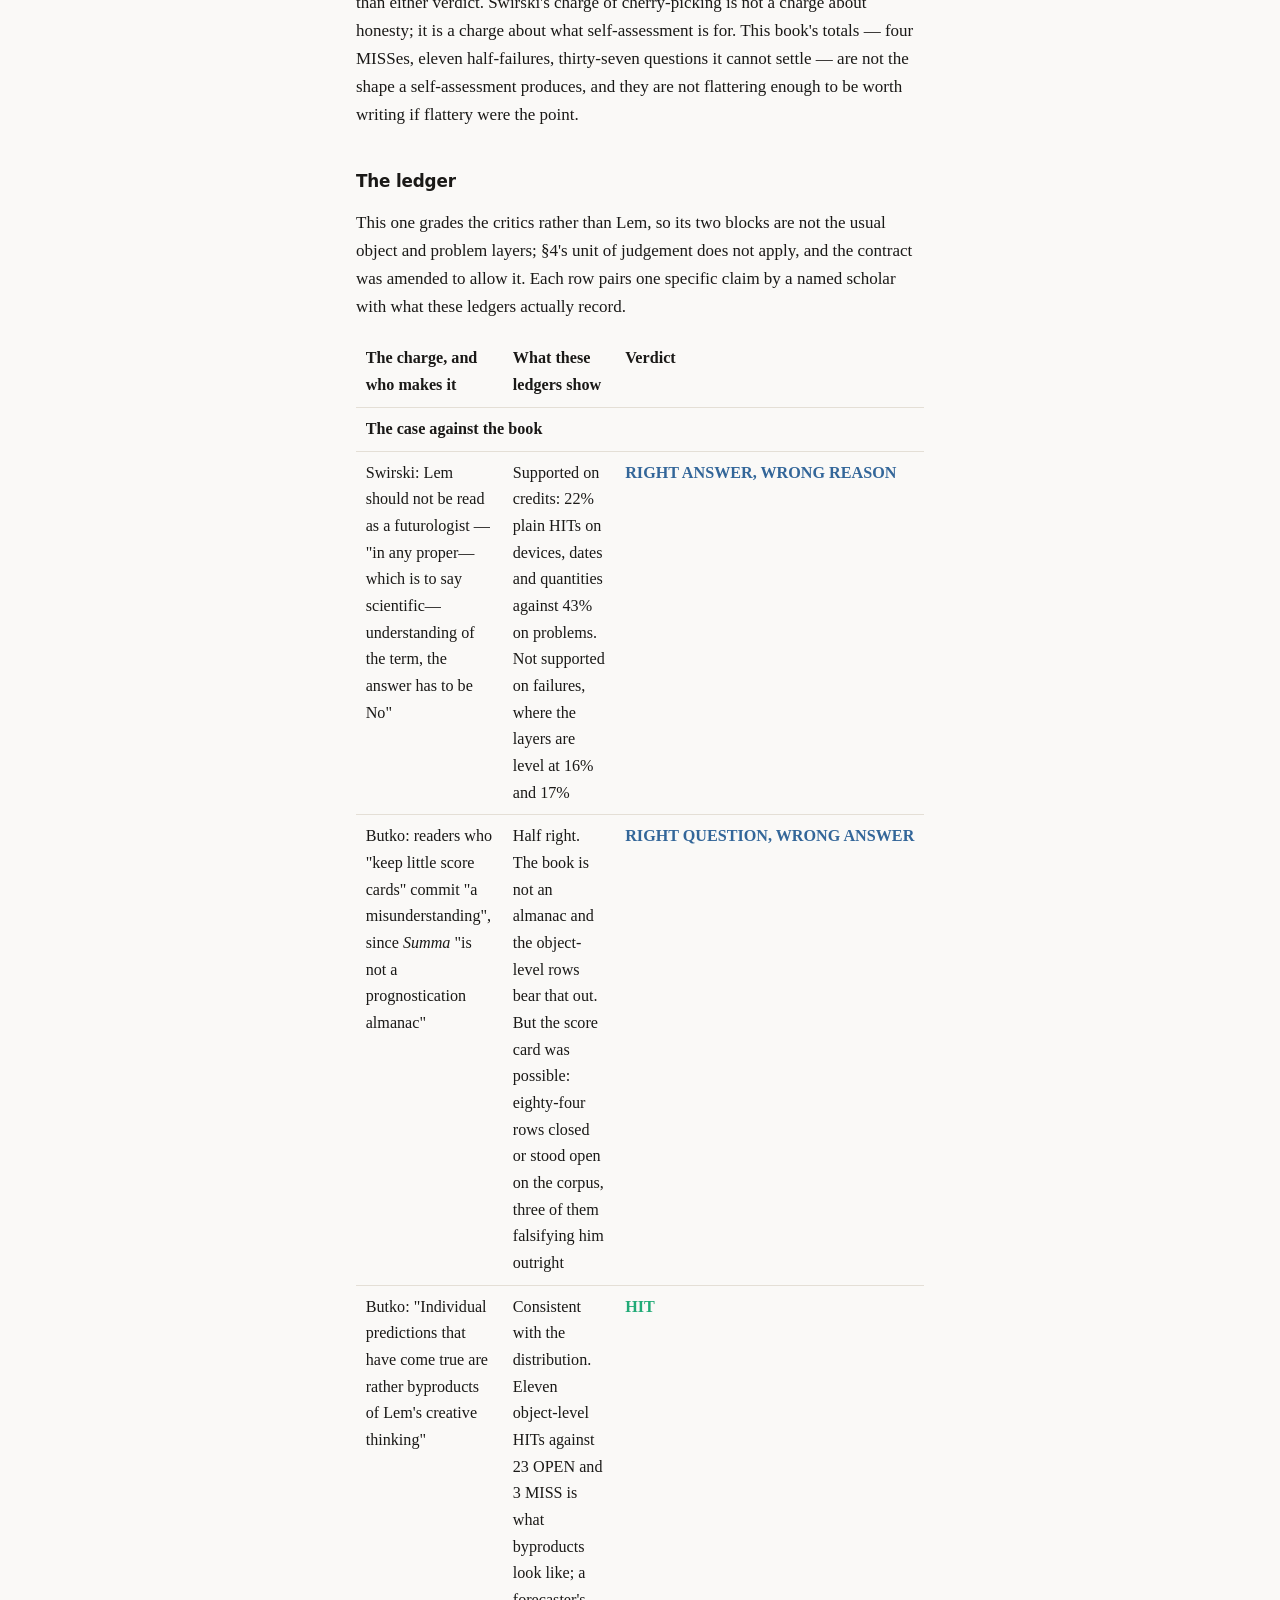
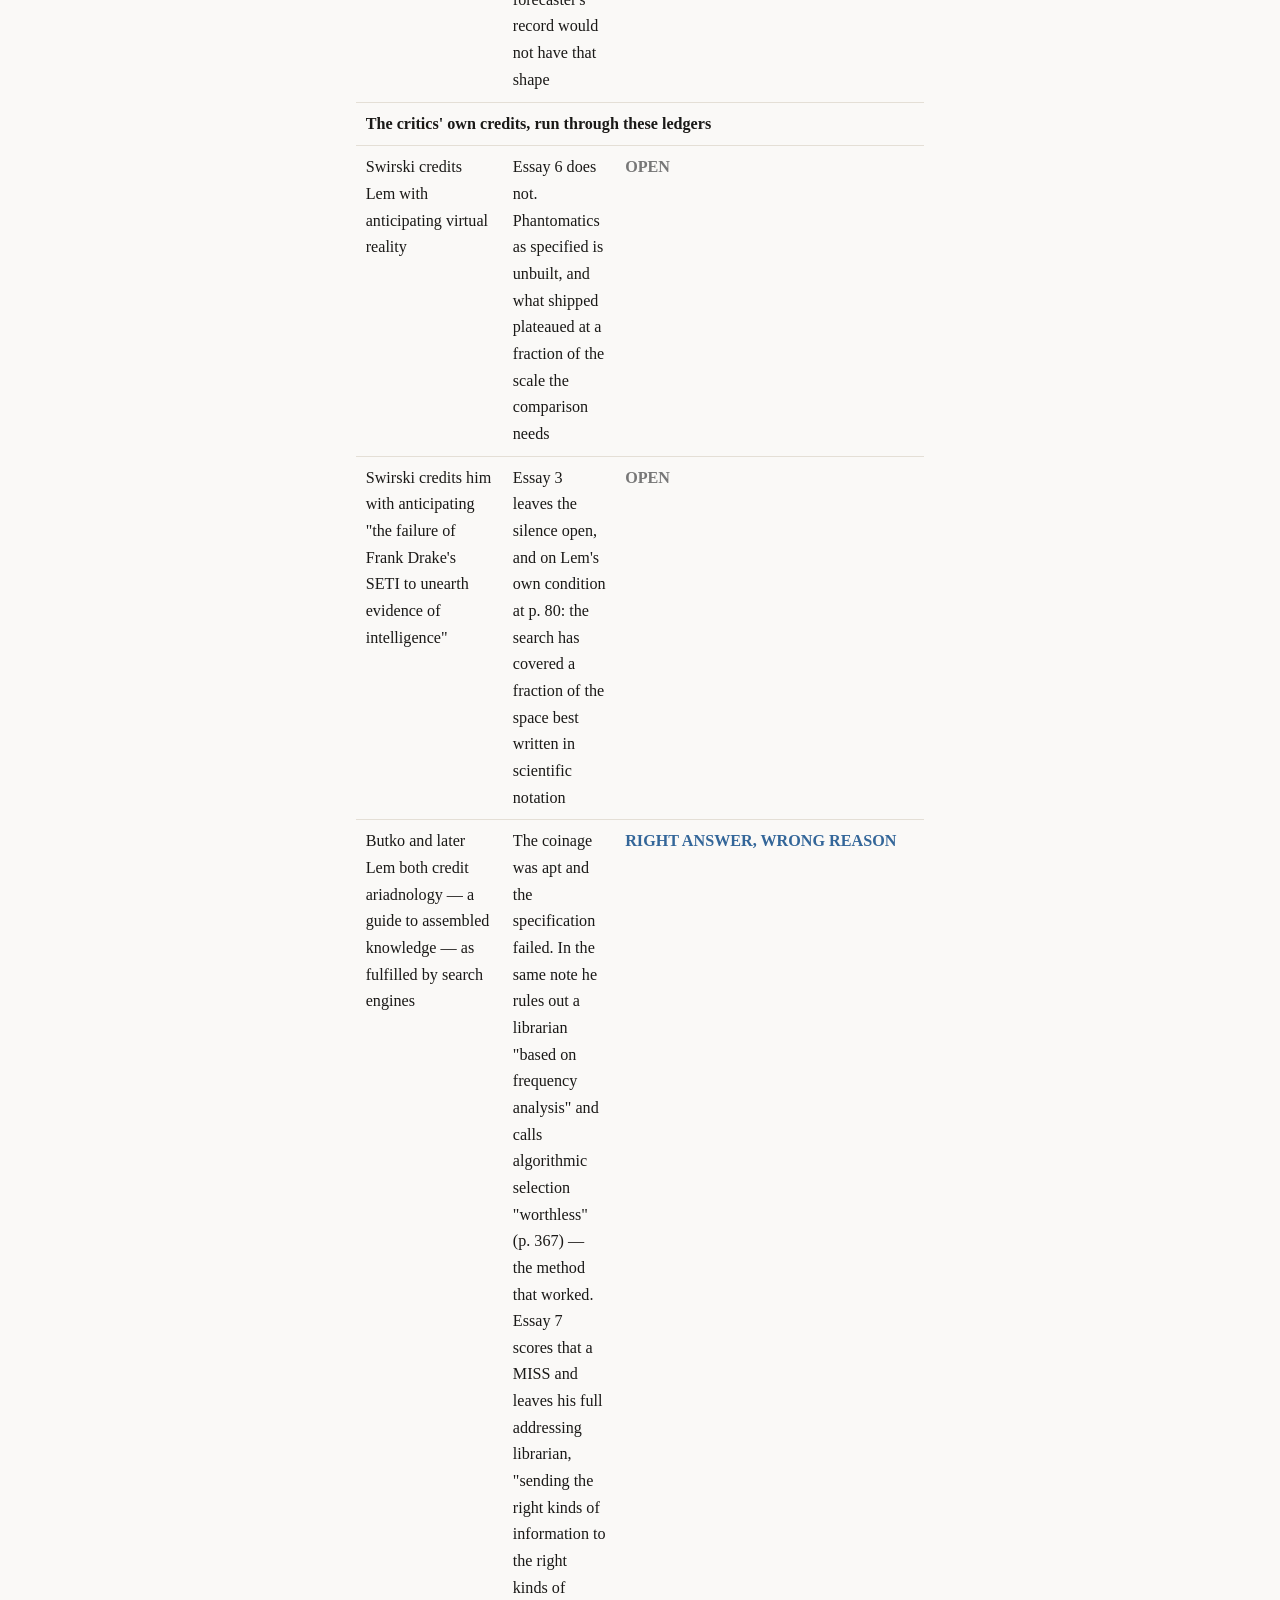
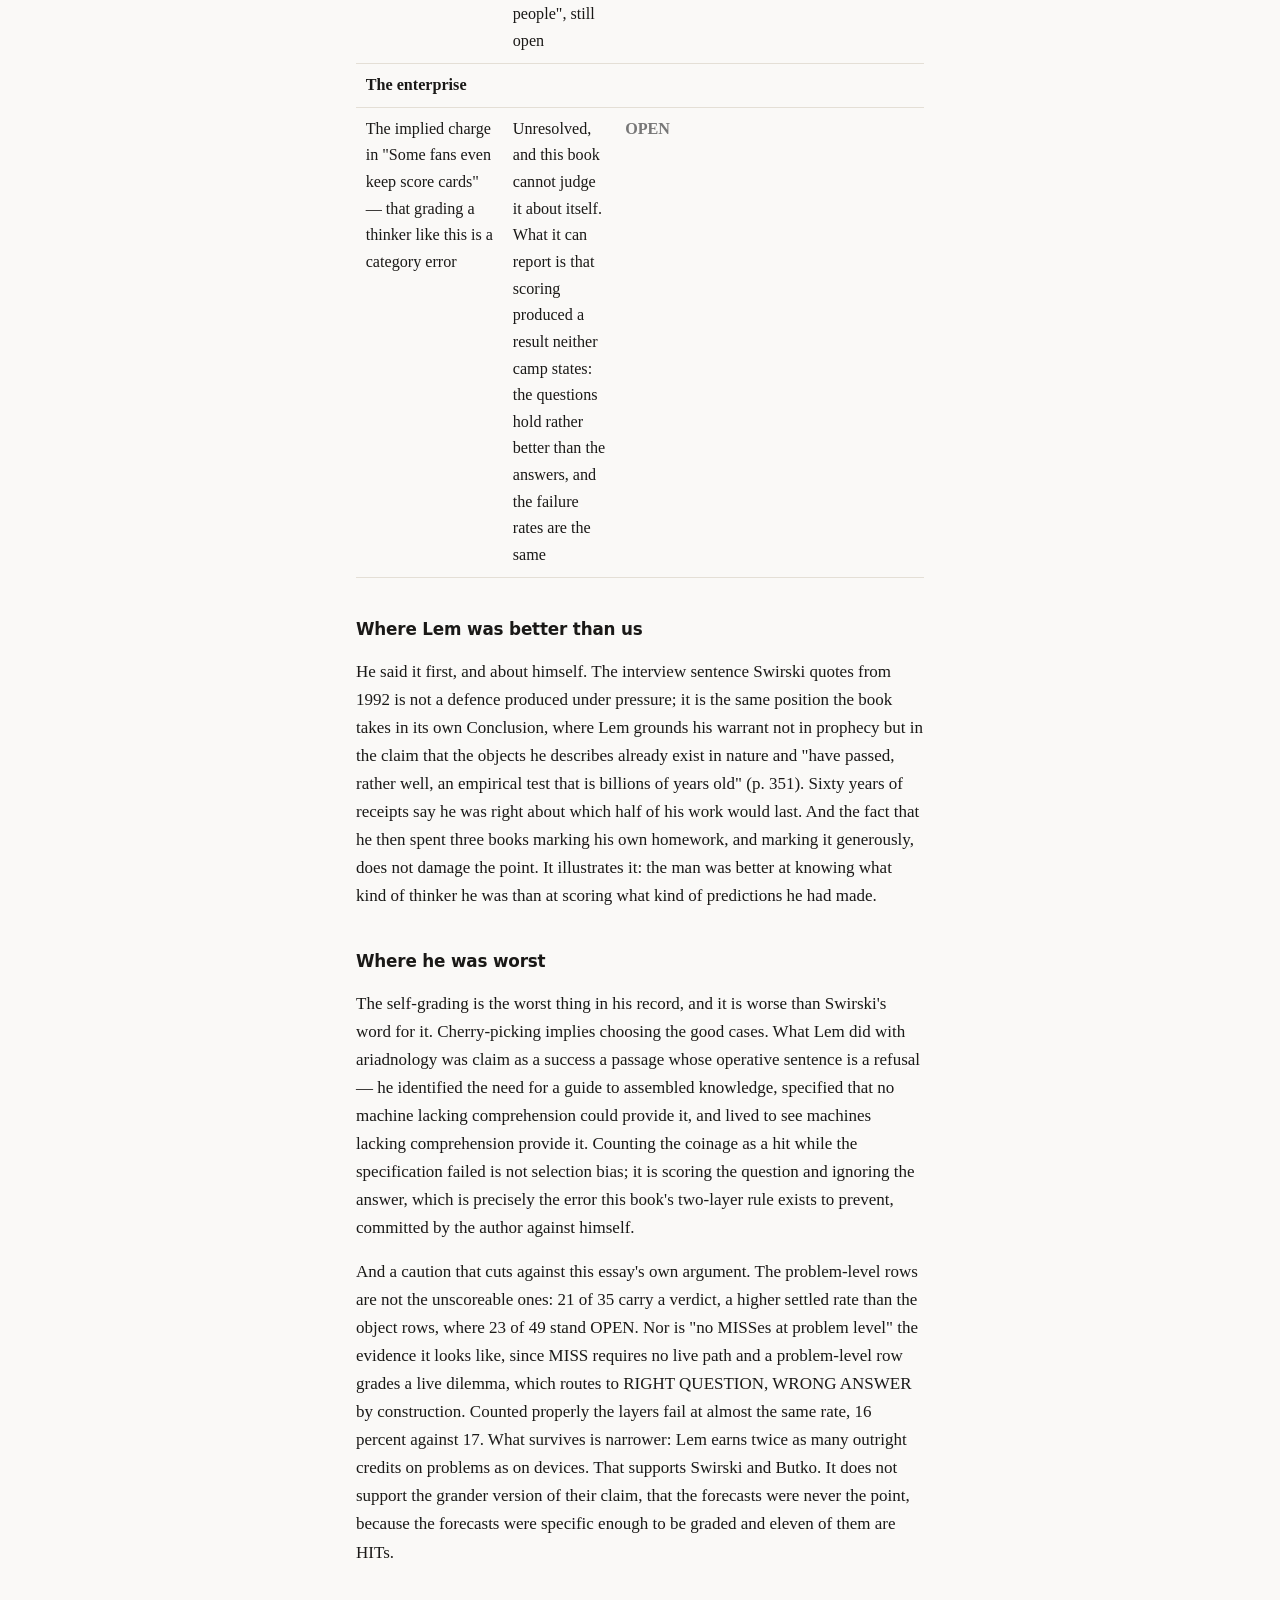
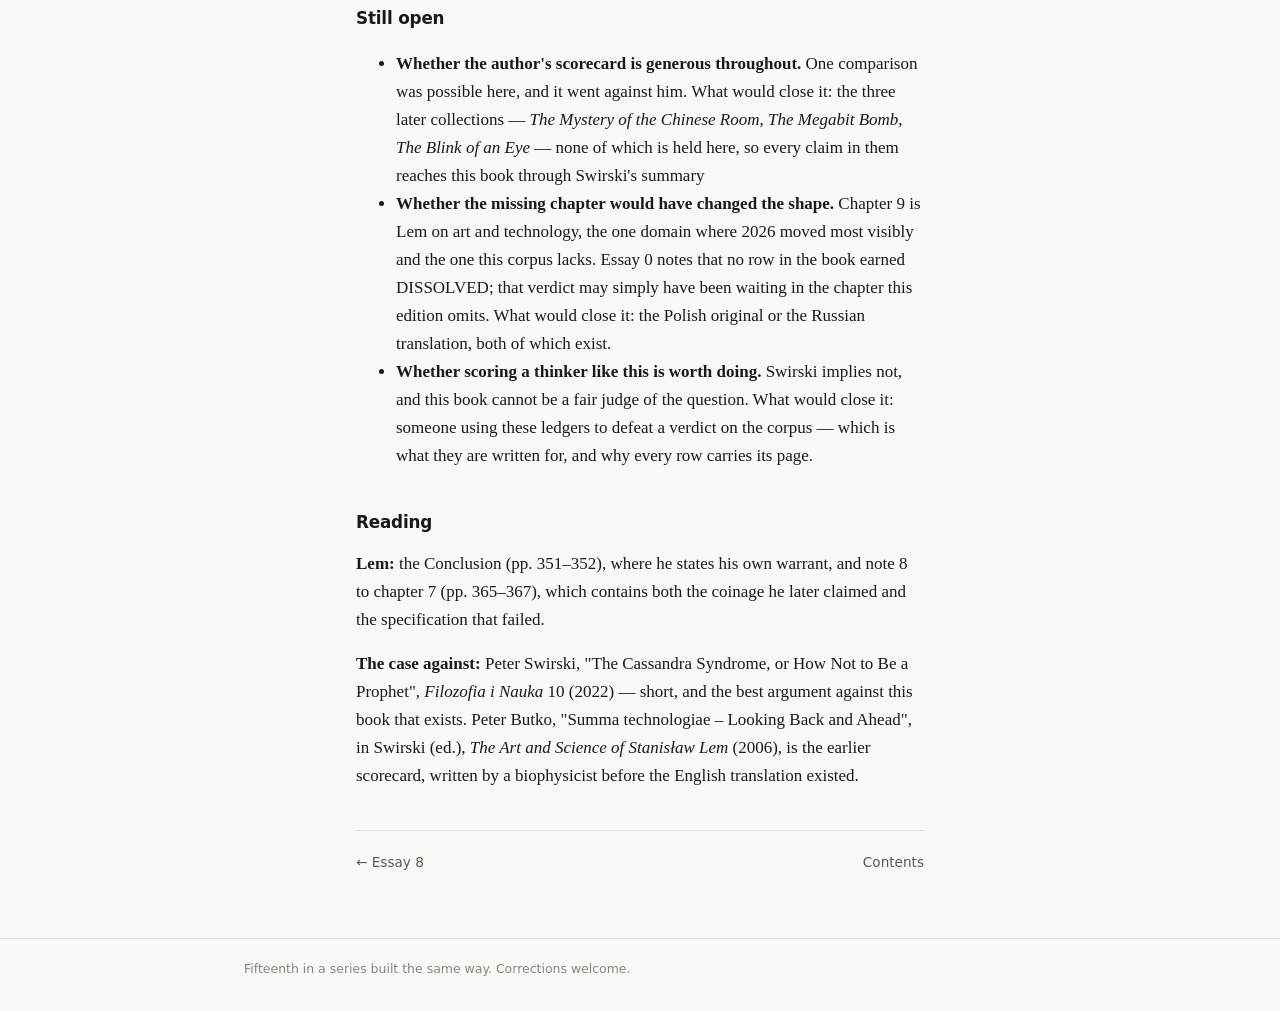
<file: chapters/09-the-cassandra-syndrome.html>
<!DOCTYPE html>
<html lang="en">
<head>
<meta charset="utf-8">
<meta name="viewport" content="width=device-width, initial-scale=1">
<title>9 · The Cassandra syndrome — Sixty Years Later</title>
<meta name="description" content="Lem's own translator says he should not be read as a futurologist, and that scoring him is a category error. This book has eighty-five rows of evidence on the question. Most of it agrees with him — and one part of it does not.">
<link rel="stylesheet" href="../static/style.css">
<script src="../static/theme.js"></script>
</head>
<body>
<header class="site-header">
  <div class="wrap">
    <a class="brand" href="../index.html">Sixty Years <span>Later</span></a>
    <nav class="site-nav">
      <a href="../index.html">Contents</a>
      <a href="../about.html">Method</a>
      <button class="theme-toggle" type="button">☾ Dark</button>
    </nav>
  </div>
</header>
<main class="wrap">

<p class="kicker">Essay 9 · replacing Lem ch. 9, absent from this edition · on Swirski (2022) and this book's ledgers</p>
<h1>The Cassandra syndrome</h1>
<p class="lede">The chapter this essay was meant to grade is not in the book. What arrived instead is better: a case against the whole enterprise, made by the man who translated Lem and interviewed him at length. Peter Swirski's answer to the question of whether Lem should be read as a futurologist is No. This book has eighty-five graded rows bearing on that question. Most of them agree with him, in a way he does not argue for — and one of them shows that half his case is wrong.</p>

<section class="said">
<h2>What the case says</h2>
<p>Swirski opens on cloned polo horses, because nobody forecast them. Fifty pedigree mounts copied for half a million dollars each is a future nobody wrote, and no library of forecasts contains "a single word about the cutthroat world of professional polo, the lifestyles of moneyed elites, and a ground-breaking Latin American business enterprise". <!-- CHECK: swirski-2022 --> The lesson he draws is general: that "futurology in general and science fiction in particular are not the best places to look for enlightenment about the future", and that this applies to Lem like anyone else.</p>
<p>His central charge is structural rather than personal, and it is worth stating precisely, because it is easy to overstate. He does not say Summa is unfalsifiable. He writes a deliberately absurd forecast of his own — open-ended wonders on a millennial timeline — and names the trick it exploits: "Heads I win, tails you lose." The charge against Lem is different and narrower: that scientific futurology would require unequivocal predictions on reasonable timelines, and that Lem's hits are byproducts of a different intellectual project.</p>
<p>He is not dismissive of the book. "This is not to deny that Summa is remarkably savvy in some of its deliberations", he writes, crediting Lem with something close to punctuated equilibrium eight years before Eldredge and Gould, and with anticipating "artificial emotion, virtual reality, search engines, nanobots, bionics, and not least the failure of Frank Drake's SETI". He also notes, drily, that this book has a genre: "Some fans even keep score cards, with check marks next to the fulfilled prognoses and question marks next to the perceived flops."</p>
<p>The sharper observation is about the author. Lem graded himself, repeatedly — in <em>The Mystery of the Chinese Room</em> (1996), <em>The Megabit Bomb</em> (1999) and <em>The Blink of an Eye</em> (2000) — and among the successes he claimed were "the adaptive morphology of the human brain, biocomputing, and autonomous search engines", the last of which he called "ariadnology: the science of threads". <!-- CHECK: lem-self-grades --> Swirski's verdict on that habit is unsentimental: "he is not above cherry-picking his fiction for predictive hits."</p>
<p>The conclusion is flat. "Should Lem be read, not to say revered, as a futurologist?" — "in any proper—which is to say scientific—understanding of the term, the answer has to be No." The sentence that follows matters more, though it must be quoted as what it is: Swirski's report of what Lem told him in 1992, in the third person and not in Lem's words — "more than in predicting the future he has always been more interested in mapping the conceptual limits of science and its technological offshoots". The interviews are collected in <em>A Stanislaw Lem Reader</em>, which is not held here, so this book cannot check the wording. Against that, "his specific forecasts—whether in Summa or in his science-driven fiction—could never amount to more than provisional signposts". <!-- CHECK: swirski-2022 --></p>
<p>And the same verdict arrives independently, six years earlier and from a scientist rather than a critic. Peter Butko, closing his chapter-by-chapter reading of Summa, notes the same habit — "Some read the book as a list of predictions and keep little score cards, where they note the fulfilled prophecies as well as the perceived failures" — and rejects it in one word: "Nevertheless, this is a misunderstanding." <em>Summa</em>, he writes, "is not a prognostication almanac, and its author is not Nostradamus or Jules Verne", because "The aim of Summa was not to predict particular gadgets but rather to explore the conceptual foundations of the two evolutions and their relations to society and civilization" (pp. 98–99). His conclusion about the hits is the sharpest sentence either scholar writes: "Individual predictions that have come true are rather byproducts of Lem's creative thinking." <!-- CHECK: butko-2006 --> Two people who knew the book and the man, arriving separately at the same objection to the exercise this book performs.</p>
<p>One more witness, from the same editor's earlier volume. Peter Butko, a biophysicist, went through Summa chapter by chapter in 2006, before any English translation existed, and described it as a book Lem "corrected and updated" on reader feedback — the judgement Zylinska cites when she explains why she translated the fourth edition of 1974 rather than the first of 1964. <!-- CHECK: butko-2006 --> <!-- CHECK: summa-editions --></p>
</section>

<section class="happened">
<h2>What this book found</h2>
<p>The ledgers agree with Swirski, and they agree with him more precisely than his own argument does. Across eight essays there are eighty-five graded rows. Split by layer — the separation this book insisted on from the start — the object-level rows, which grade devices, dates and quantities, return 11 plain HITs from 50, a rate of 22 percent, and carry every MISS in the book. The problem-level rows, which grade what will be hard, what it will cost and who will decide, return 15 from 35, a rate of 43 percent, and carry <strong>no MISSes at all.</strong> <!-- CHECK: book15-census --></p>
<p>That is Swirski's thesis in numbers, and it is stronger evidence than the argument he offers for it. He infers from failed forecasts and an author's interview that Lem's real subject was conceptual limits. The ledgers show it: Lem is roughly twice as reliable about the shape of a difficulty as about the thing that will meet it, and when he fails outright it is always a device, a date or a number.</p>
<p>But half the case does not survive contact with the same evidence. The unfalsifiability charge — heads I win, tails you lose — does not describe Summa's object-level claims, and this book is the demonstration. He said the car would be replaced by an air-cushion vehicle; it was not. <!-- CHECK: hovercraft-2000 --> He said technical evolution was producing "only narrowly specialized devices"; the direction reversed. <!-- CHECK: gpt3-2020 --> Those rows were falsified because they were specific enough to falsify, and the reason there are only four MISSes is not that his claims were slippery but that most of them are not yet decidable, which is a different failing and shows up as thirty-seven OPEN rows. Loose forecasting is the sin Swirski names; the sin this book actually found is a man being specific about the wrong things.</p>
<p>The two scorecards collide once, and the collision is instructive. Lem claimed autonomous search engines as a success and named them with his own coinage, ariadnology. <!-- CHECK: lem-self-grades --> Essay 7 graded the passage that coinage comes from and scored it a MISS — because in the same note he rules out precisely the machine that worked, insisting that a machine librarian "cannot be a device that lacks 'comprehension' and that is based on frequency analysis", and that "algorithmic methods still turn out to be worthless when it comes to making selections from among the 'avalanche of information'" (p. 367). Counting citations was the method he called worthless; it launched that same year as the Science Citation Index and became PageRank. <!-- CHECK: sci-1964 --> <!-- CHECK: pagerank-1998 --> He named the need and got the mechanism backwards, then claimed the need as a hit.</p>
<p>Which is what an author's scorecard does, and why the disagreement matters more than either verdict. Swirski's charge of cherry-picking is not a charge about honesty; it is a charge about what self-assessment is for. This book's totals — four MISSes, eleven half-failures, thirty-seven questions it cannot settle <!-- CHECK: book15-census --> — are not the shape a self-assessment produces, and they are not flattering enough to be worth writing if flattery were the point.</p>
</section>

<h2>The ledger</h2>
<p>This one grades the critics rather than Lem, so its two blocks are not the usual object and problem layers; §4's unit of judgement does not apply, and the contract was amended to allow it. Each row pairs one specific claim by a named scholar with what these ledgers actually record.</p>
<div class="ledger-wrap"><table class="ledger">
<thead><tr><th>The charge, and who makes it</th><th>What these ledgers show</th><th>Verdict</th></tr></thead>
<tbody>
<tr><td colspan="3"><strong>The case against the book</strong></td></tr>
<tr><td>Swirski: Lem should not be read as a futurologist — "in any proper—which is to say scientific—understanding of the term, the answer has to be No"</td><td>Supported on credits: 22% plain HITs on devices, dates and quantities against 43% on problems. Not supported on failures, where the layers are level at 16% and 17% <!-- CHECK: book15-census --> <!-- CHECK: swirski-2022 --></td><td class="verdict v-ra">RIGHT ANSWER, WRONG REASON</td></tr>
<tr><td>Butko: readers who "keep little score cards" commit "a misunderstanding", since <em>Summa</em> "is not a prognostication almanac" <!-- CHECK: butko-2006 --></td><td>Half right. The book is not an almanac and the object-level rows bear that out. But the score card was possible: eighty-four rows closed or stood open on the corpus, three of them falsifying him outright <!-- CHECK: book15-census --></td><td class="verdict v-rq">RIGHT QUESTION, WRONG ANSWER</td></tr>
<tr><td>Butko: "Individual predictions that have come true are rather byproducts of Lem's creative thinking" <!-- CHECK: butko-2006 --></td><td>Consistent with the distribution. Eleven object-level HITs against 23 OPEN and 3 MISS is what byproducts look like; a forecaster's record would not have that shape <!-- CHECK: book15-census --></td><td class="verdict v-hit">HIT</td></tr>
<tr><td colspan="3"><strong>The critics' own credits, run through these ledgers</strong></td></tr>
<tr><td>Swirski credits Lem with anticipating virtual reality <!-- CHECK: swirski-2022 --></td><td>Essay 6 does not. Phantomatics as specified is unbuilt, and what shipped plateaued at a fraction of the scale the comparison needs <!-- CHECK: idc-vr-peak --> <!-- CHECK: vac-unsolved --></td><td class="verdict v-open">OPEN</td></tr>
<tr><td>Swirski credits him with anticipating "the failure of Frank Drake's SETI to unearth evidence of intelligence" <!-- CHECK: swirski-2022 --></td><td>Essay 3 leaves the silence open, and on Lem's own condition at p. 80: the search has covered a fraction of the space best written in scientific notation <!-- CHECK: seti-haystack-2018 --></td><td class="verdict v-open">OPEN</td></tr>
<tr><td>Butko and later Lem both credit ariadnology — a guide to assembled knowledge — as fulfilled by search engines <!-- CHECK: butko-2006 --> <!-- CHECK: lem-self-grades --></td><td>The coinage was apt and the specification failed. In the same note he rules out a librarian "based on frequency analysis" and calls algorithmic selection "worthless" (p. 367) — the method that worked. Essay 7 scores that a MISS and leaves his full addressing librarian, "sending the right kinds of information to the right kinds of people", still open <!-- CHECK: sci-1964 --> <!-- CHECK: pagerank-1998 --></td><td class="verdict v-ra">RIGHT ANSWER, WRONG REASON</td></tr>
<tr><td colspan="3"><strong>The enterprise</strong></td></tr>
<tr><td>The implied charge in "Some fans even keep score cards" — that grading a thinker like this is a category error <!-- CHECK: butko-2006 --></td><td>Unresolved, and this book cannot judge it about itself. What it can report is that scoring produced a result neither camp states: the questions hold rather better than the answers, and the failure rates are the same <!-- CHECK: book15-census --></td><td class="verdict v-open">OPEN</td></tr>
</tbody></table></div>

<section class="better">
<h2>Where Lem was better than us</h2>
<p>He said it first, and about himself. The interview sentence Swirski quotes from 1992 is not a defence produced under pressure; it is the same position the book takes in its own Conclusion, where Lem grounds his warrant not in prophecy but in the claim that the objects he describes already exist in nature and "have passed, rather well, an empirical test that is billions of years old" (p. 351). Sixty years of receipts say he was right about which half of his work would last. And the fact that he then spent three books marking his own homework, and marking it generously, does not damage the point. It illustrates it: the man was better at knowing what kind of thinker he was than at scoring what kind of predictions he had made.</p>
</section>

<h2>Where he was worst</h2>
<p>The self-grading is the worst thing in his record, and it is worse than Swirski's word for it. Cherry-picking implies choosing the good cases. What Lem did with ariadnology was claim as a success a passage whose operative sentence is a refusal — he identified the need for a guide to assembled knowledge, specified that no machine lacking comprehension could provide it, and lived to see machines lacking comprehension provide it. Counting the coinage as a hit while the specification failed is not selection bias; it is scoring the question and ignoring the answer, which is precisely the error this book's two-layer rule exists to prevent, committed by the author against himself.</p>
<p>And a caution that cuts against this essay's own argument. The problem-level rows are not the unscoreable ones: 21 of 35 carry a verdict, a higher settled rate than the object rows, where 23 of 49 stand OPEN. <!-- CHECK: book15-census --> Nor is "no MISSes at problem level" the evidence it looks like, since MISS requires no live path and a problem-level row grades a live dilemma, which routes to RIGHT QUESTION, WRONG ANSWER by construction. Counted properly the layers fail at almost the same rate, 16 percent against 17. What survives is narrower: Lem earns twice as many outright credits on problems as on devices. That supports Swirski and Butko. It does not support the grander version of their claim, that the forecasts were never the point, because the forecasts were specific enough to be graded and eleven of them are HITs.</p>

<section class="open">
<h2>Still open</h2>
<ul>
<li><strong>Whether the author's scorecard is generous throughout.</strong> One comparison was possible here, and it went against him. What would close it: the three later collections — <em>The Mystery of the Chinese Room</em>, <em>The Megabit Bomb</em>, <em>The Blink of an Eye</em> — none of which is held here, so every claim in them reaches this book through Swirski's summary <!-- CHECK: lem-self-grades --></li>
<li><strong>Whether the missing chapter would have changed the shape.</strong> Chapter 9 is Lem on art and technology, the one domain where 2026 moved most visibly and the one this corpus lacks. Essay 0 notes that no row in the book earned DISSOLVED; that verdict may simply have been waiting in the chapter this edition omits. What would close it: the Polish original or the Russian translation, both of which exist.</li>
<li><strong>Whether scoring a thinker like this is worth doing.</strong> Swirski implies not, and this book cannot be a fair judge of the question. What would close it: someone using these ledgers to defeat a verdict on the corpus — which is what they are written for, and why every row carries its page.</li>
</ul>
</section>

<div class="reading">
<h2>Reading</h2>
<p><strong>Lem:</strong> the Conclusion (pp. 351–352), where he states his own warrant, and note 8 to chapter 7 (pp. 365–367), which contains both the coinage he later claimed and the specification that failed.</p>
<p><strong>The case against:</strong> Peter Swirski, "The Cassandra Syndrome, or How Not to Be a Prophet", <em>Filozofia i Nauka</em> 10 (2022) — short, and the best argument against this book that exists. Peter Butko, "Summa technologiae – Looking Back and Ahead", in Swirski (ed.), <em>The Art and Science of Stanisław Lem</em> (2006), is the earlier scorecard, written by a biophysicist before the English translation existed.</p>
</div>

<nav class="chapter-nav">
  <a href="08-the-invisible-path.html">← Essay 8</a>
  <a href="../index.html">Contents</a>
</nav>
</main>
<footer class="site-footer"><div class="wrap"><p>Fifteenth in a series built the same way. Corrections welcome.</p></div></footer>
</body>
</html>
</file>
<file: static/style.css>
/* Same War, Different Classroom — one stylesheet, no build step. */

:root {
  --bg:        #faf9f7;
  --bg-raised: #ffffff;
  --ink:       #1a1917;
  --ink-soft:  #5c5852;
  --ink-faint: #8a857c;
  --rule:      #e4dfd6;
  --accent:    #8b3a2b;   /* dried-blood brick — classroom chalk-red */
  --accent-bg: #f7efe9;
  --quote-bg:  #f3f0ea;
  --ladder-bg: #f7f5f1;
  --measure:   38rem;
  --wide:      52rem;
}

:root[data-theme="dark"] {
  --bg:        #161512;
  --bg-raised: #1e1c18;
  --ink:       #ece8e1;
  --ink-soft:  #a8a298;
  --ink-faint: #7a756c;
  --rule:      #322f2a;
  --accent:    #d4785c;
  --accent-bg: #2a1f1a;
  --quote-bg:  #22201c;
  --ladder-bg: #1c1a16;
}

@media (prefers-color-scheme: dark) {
  :root:not([data-theme="light"]) {
    --bg:        #161512;
    --bg-raised: #1e1c18;
    --ink:       #ece8e1;
    --ink-soft:  #a8a298;
    --ink-faint: #7a756c;
    --rule:      #322f2a;
    --accent:    #d4785c;
    --accent-bg: #2a1f1a;
    --quote-bg:  #22201c;
    --ladder-bg: #1c1a16;
  }
}

* { box-sizing: border-box; }
html { -webkit-text-size-adjust: 100%; }

body {
  margin: 0;
  background: var(--bg);
  color: var(--ink);
  font: 400 1.0625rem/1.65 Charter, "Bitstream Charter", "Iowan Old Style",
        Georgia, "Times New Roman", serif;
  text-rendering: optimizeLegibility;
}

.wrap {
  max-width: var(--measure);
  margin: 0 auto;
  padding: 0 1.25rem;
}
.wrap.wide { max-width: var(--wide); }

.site-header {
  border-bottom: 1px solid var(--rule);
  background: var(--bg);
  position: sticky;
  top: 0;
  z-index: 10;
}
.site-header .wrap {
  max-width: var(--wide);
  display: flex;
  align-items: center;
  justify-content: space-between;
  gap: 1rem;
  padding-top: 0.7rem;
  padding-bottom: 0.7rem;
}
.brand {
  font-weight: 700;
  font-size: 0.95rem;
  letter-spacing: -0.01em;
  color: var(--ink);
  text-decoration: none;
  font-family: system-ui, -apple-system, "Segoe UI", sans-serif;
}
.brand span { color: var(--accent); }
.site-nav {
  display: flex;
  align-items: center;
  gap: 1.1rem;
  font-family: system-ui, -apple-system, "Segoe UI", sans-serif;
  font-size: 0.82rem;
}
.site-nav a { color: var(--ink-soft); text-decoration: none; }
.site-nav a:hover { color: var(--accent); }
.theme-toggle {
  border: 1px solid var(--rule);
  background: var(--bg-raised);
  color: var(--ink-soft);
  border-radius: 999px;
  padding: 0.25rem 0.65rem;
  font-size: 0.75rem;
  cursor: pointer;
  font-family: inherit;
}
.theme-toggle:hover { color: var(--accent); border-color: var(--accent); }

main.wrap { padding-top: 2rem; padding-bottom: 4rem; }

.kicker {
  font-family: system-ui, -apple-system, "Segoe UI", sans-serif;
  font-size: 0.78rem;
  letter-spacing: 0.04em;
  text-transform: uppercase;
  color: var(--ink-faint);
  margin: 0 0 0.6rem;
}
.inherits {
  font-family: system-ui, -apple-system, "Segoe UI", sans-serif;
  font-size: 0.78rem;
  color: var(--ink-faint);
  margin: -0.2rem 0 1.4rem;
}

h1 {
  font-family: system-ui, -apple-system, "Segoe UI", sans-serif;
  font-size: 1.85rem;
  font-weight: 700;
  letter-spacing: -0.02em;
  line-height: 1.2;
  margin: 0 0 0.85rem;
}
.lede {
  font-size: 1.15rem;
  line-height: 1.5;
  color: var(--ink-soft);
  margin: 0 0 1.75rem;
}

.question {
  border: 1px solid var(--rule);
  border-left: 3px solid var(--accent);
  background: var(--accent-bg);
  padding: 0.9rem 1.1rem;
  margin: 0 0 2rem;
}
.question .tag {
  display: block;
  font-family: system-ui, -apple-system, "Segoe UI", sans-serif;
  font-size: 0.72rem;
  letter-spacing: 0.06em;
  text-transform: uppercase;
  color: var(--accent);
  margin-bottom: 0.35rem;
}
.question p { margin: 0; font-size: 1.05rem; }

h2 {
  font-family: system-ui, -apple-system, "Segoe UI", sans-serif;
  font-size: 1.05rem;
  font-weight: 650;
  letter-spacing: -0.01em;
  margin: 2.4rem 0 0.85rem;
}
h2 .num {
  display: inline-block;
  font-size: 0.72rem;
  font-weight: 600;
  letter-spacing: 0.04em;
  text-transform: uppercase;
  color: var(--ink-faint);
  margin-right: 0.55rem;
}

p { margin: 0 0 1rem; }
p:last-child { margin-bottom: 0; }

.facts {
  background: var(--ladder-bg);
  border: 1px solid var(--rule);
  padding: 1rem 1.15rem;
  margin: 0 0 1.5rem;
  font-size: 0.95rem;
  color: var(--ink-soft);
}
.facts ul { margin: 0.4rem 0 0; padding-left: 1.15rem; }
.facts li { margin: 0.25rem 0; }

/* Ladder */
.ladder-wrap {
  overflow-x: auto;
  margin: 0 0 1.5rem;
  border: 1px solid var(--rule);
  background: var(--ladder-bg);
}
table.ladder {
  width: 100%;
  border-collapse: collapse;
  font-size: 0.88rem;
  min-width: 36rem;
}
table.ladder th,
table.ladder td {
  text-align: left;
  vertical-align: top;
  padding: 0.7rem 0.85rem;
  border-bottom: 1px solid var(--rule);
}
table.ladder th {
  font-family: system-ui, -apple-system, "Segoe UI", sans-serif;
  font-size: 0.72rem;
  letter-spacing: 0.04em;
  text-transform: uppercase;
  color: var(--ink-faint);
  font-weight: 600;
  background: var(--bg-raised);
}
table.ladder tr:last-child td { border-bottom: none; }
table.ladder .flag {
  font-family: system-ui, -apple-system, "Segoe UI", sans-serif;
  font-weight: 650;
  white-space: nowrap;
}
table.ladder .tag {
  display: inline-block;
  font-family: system-ui, -apple-system, "Segoe UI", sans-serif;
  font-size: 0.72rem;
  color: var(--accent);
  margin-top: 0.35rem;
}
table.ladder blockquote {
  margin: 0.35rem 0 0;
  padding: 0;
  border: none;
  font-style: italic;
  color: var(--ink);
}
table.ladder .orig {
  display: block;
  font-style: normal;
  font-size: 0.82rem;
  color: var(--ink-soft);
  margin-bottom: 0.25rem;
  font-family: "Noto Sans SC", "Noto Sans CJK SC", "PingFang SC",
               "Microsoft YaHei", system-ui, sans-serif;
}
table.ladder .orig.latin {
  font-family: Charter, Georgia, serif;
}
table.ladder .cite {
  display: block;
  font-family: system-ui, -apple-system, "Segoe UI", sans-serif;
  font-size: 0.7rem;
  font-style: normal;
  color: var(--ink-faint);
  margin-top: 0.3rem;
}

.pull {
  border-left: 3px solid var(--rule);
  padding: 0.15rem 0 0.15rem 1rem;
  margin: 1.25rem 0;
  color: var(--ink-soft);
}
.pull .orig {
  display: block;
  font-size: 0.95rem;
  color: var(--ink);
  margin-bottom: 0.4rem;
  font-family: "Noto Sans SC", "Noto Sans CJK SC", "PingFang SC",
               "Microsoft YaHei", system-ui, sans-serif;
  line-height: 1.55;
}
.pull .tr { font-style: italic; margin: 0; }
.pull .cite {
  display: block;
  font-family: system-ui, -apple-system, "Segoe UI", sans-serif;
  font-size: 0.72rem;
  color: var(--ink-faint);
  margin-top: 0.45rem;
  font-style: normal;
}

.credit, .limits {
  background: var(--bg-raised);
  border: 1px solid var(--rule);
  padding: 1rem 1.15rem;
  margin: 1.25rem 0;
}
.credit .label, .limits .label {
  font-family: system-ui, -apple-system, "Segoe UI", sans-serif;
  font-size: 0.72rem;
  letter-spacing: 0.05em;
  text-transform: uppercase;
  color: var(--ink-faint);
  margin: 0 0 0.5rem;
}

.receipts {
  font-size: 0.9rem;
  color: var(--ink-soft);
}
.receipts ul { margin: 0.4rem 0 0; padding-left: 1.15rem; }
.receipts li { margin: 0.3rem 0; }
.badge {
  display: inline-block;
  font-family: system-ui, -apple-system, "Segoe UI", sans-serif;
  font-size: 0.72rem;
  border: 1px solid var(--rule);
  padding: 0.1rem 0.4rem;
  border-radius: 3px;
  color: var(--ink-faint);
  margin-left: 0.25rem;
}

.coda {
  margin: 2.5rem 0 1rem;
  padding: 1.1rem 1.2rem;
  border: 1px solid var(--rule);
  background: var(--accent-bg);
  font-size: 1.05rem;
  font-weight: 550;
  text-align: center;
}

.chapter-nav {
  display: flex;
  justify-content: space-between;
  gap: 1rem;
  margin-top: 2.5rem;
  padding-top: 1.25rem;
  border-top: 1px solid var(--rule);
  font-family: system-ui, -apple-system, "Segoe UI", sans-serif;
  font-size: 0.85rem;
}
.chapter-nav a { color: var(--ink-soft); text-decoration: none; }
.chapter-nav a:hover { color: var(--accent); }

.site-footer {
  border-top: 1px solid var(--rule);
  padding: 1.25rem 0 2rem;
  font-family: system-ui, -apple-system, "Segoe UI", sans-serif;
  font-size: 0.78rem;
  color: var(--ink-faint);
}
.site-footer .wrap { max-width: var(--wide); }
.site-footer a { color: var(--ink-soft); }

@media print {
  .site-header, .theme-toggle, .chapter-nav { display: none; }
  body { background: white; color: black; }
  .ladder-wrap { overflow: visible; }
}

/* documentary figures */
figure.doc { margin: 2rem 0; }
figure.doc img { max-width: 100%; border-radius: 4px; display: block; }
figure.doc figcaption { font-size: 0.75rem; color: var(--ink-soft, #666); margin-top: 0.4rem; line-height: 1.4; }

/* ---- book 15 additions ---- */
ol.toc { padding-left: 1.4em; } ol.toc li { margin: .4em 0; } .soon { opacity: .6; }
table.ledger { width: 100%; border-collapse: collapse; font-size: .95em; margin: 1em 0; }
table.ledger th, table.ledger td { border-bottom: 1px solid var(--rule, #ccc); padding: .5em .6em; vertical-align: top; text-align: left; }
table.ledger td.verdict { white-space: nowrap; font-weight: 600; }
.v-hit { color: #2a7; } .v-miss { color: #c33; } .v-early { color: #b80; } .v-open { color: #777; } .v-rq, .v-ra, .v-dis { color: #369; }
</file>
